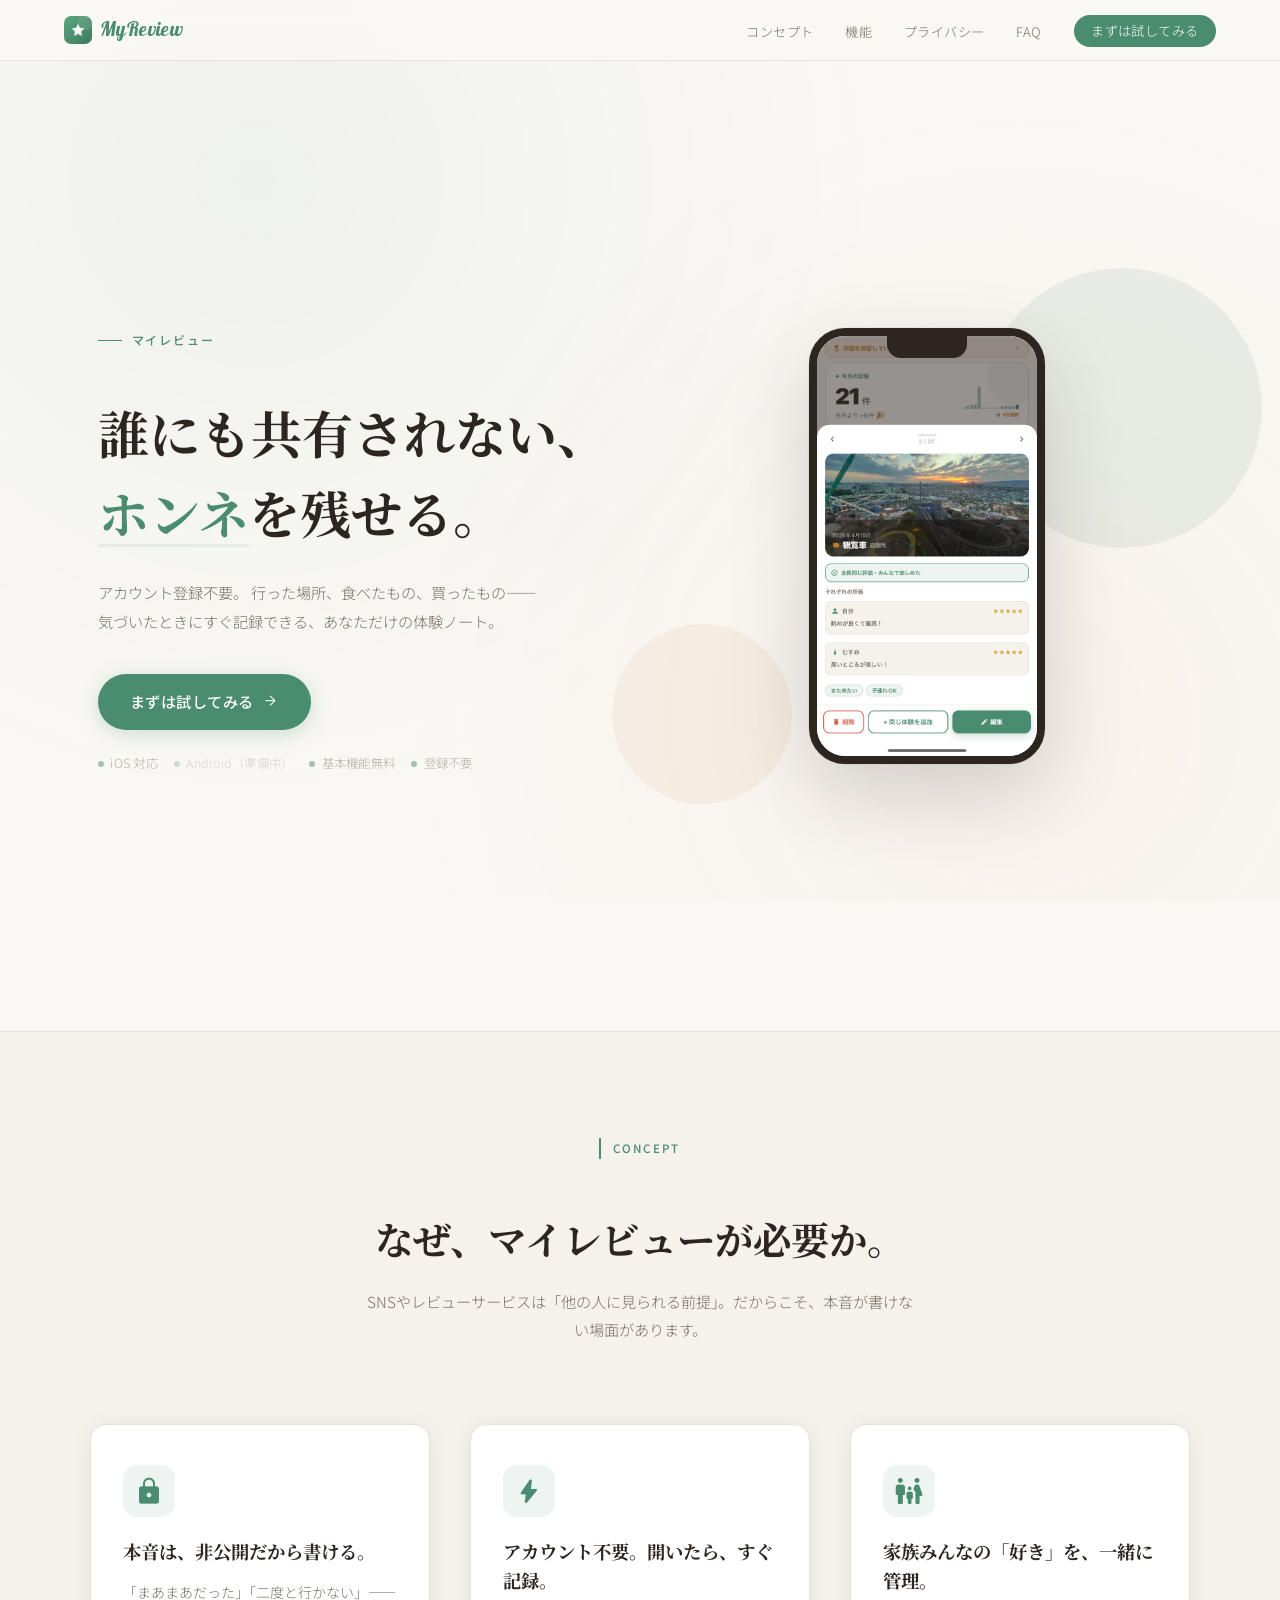
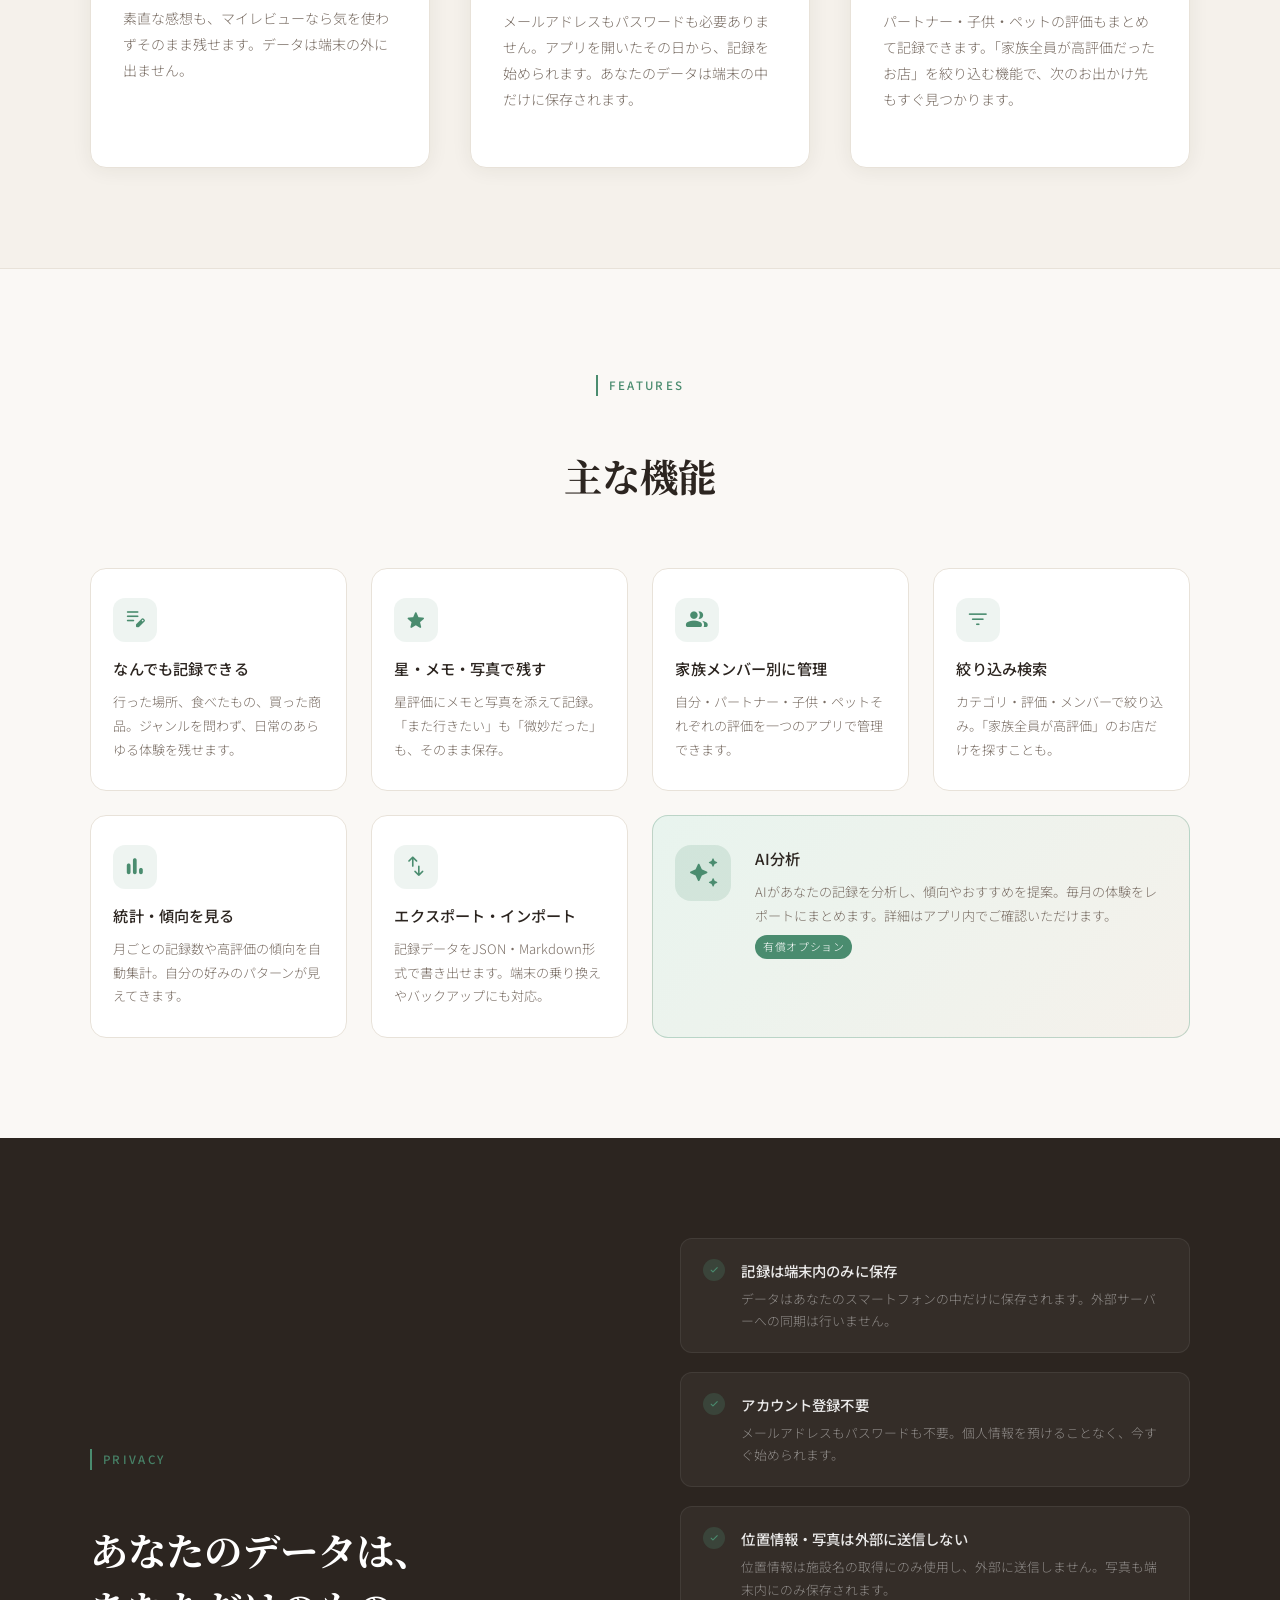
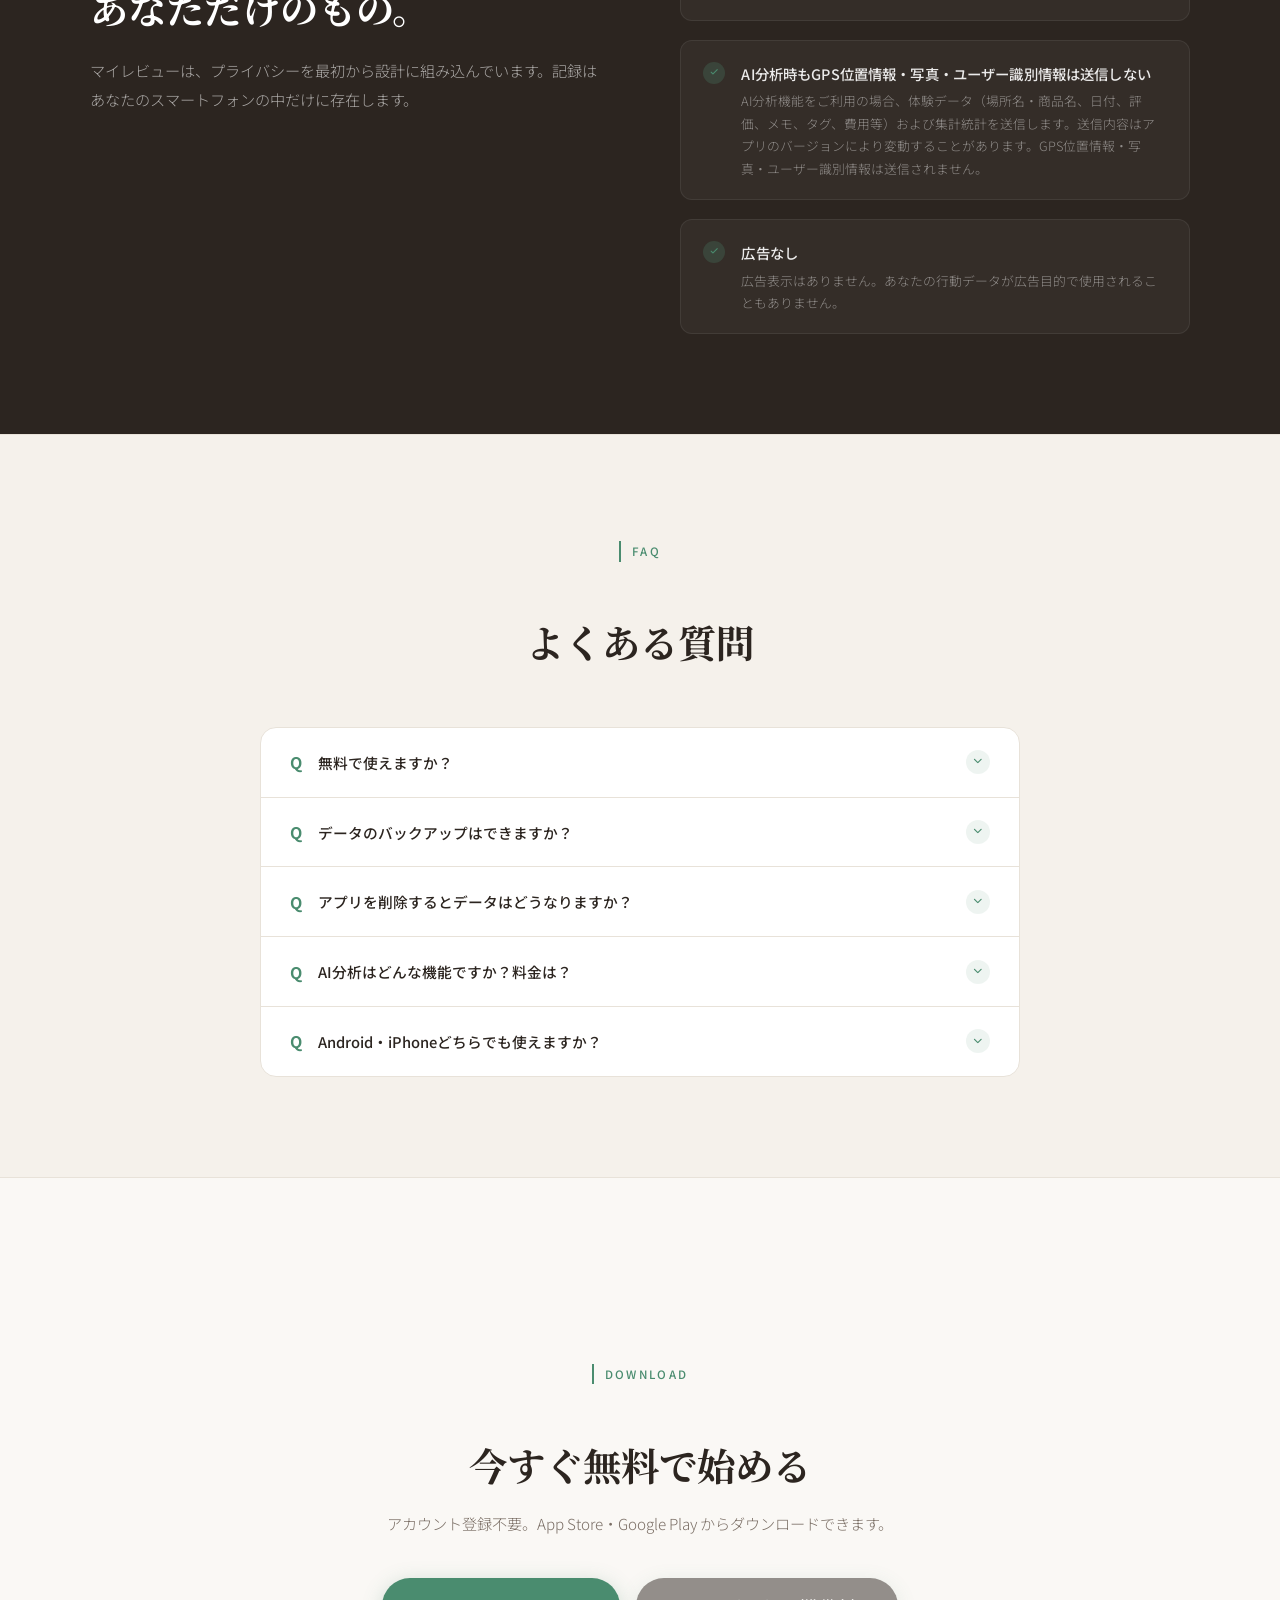
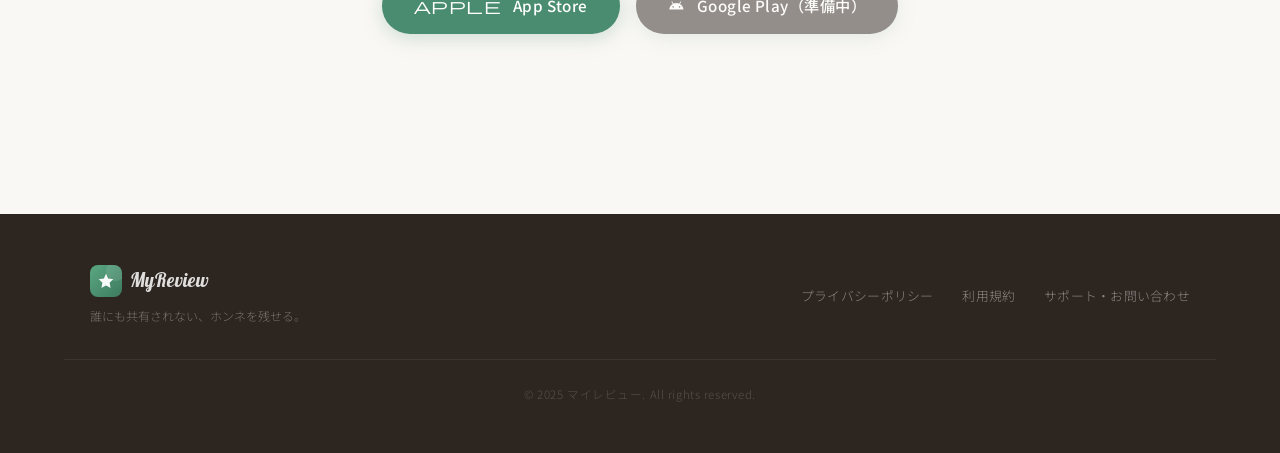
<file: docs/my-review/index.html>
<!doctype html>
<html lang="ja">

<head>
  <meta charset="UTF-8" />
  <meta name="viewport" content="width=device-width, initial-scale=1.0" />
  <title>マイレビュー — 誰にも共有されない、ホンネを残せる</title>
  <link rel="preconnect" href="https://fonts.googleapis.com" />
  <link rel="preconnect" href="https://fonts.gstatic.com" crossorigin />
  <link rel="icon" type="image/png" href="icon.png" />
  <link rel="apple-touch-icon" href="icon.png" />
  <link
    href="https://fonts.googleapis.com/css2?family=Galada&family=Noto+Serif+JP:wght@400;600;700&family=Noto+Sans+JP:wght@300;400;500&display=swap"
    rel="stylesheet" />
  <link
    href="https://fonts.googleapis.com/css2?family=Material+Symbols+Rounded:opsz,wght,FILL,GRAD@20..48,100..700,0..1,-50..200"
    rel="stylesheet" />
  <link rel="stylesheet" href="./style.css" />
</head>

<body>
  <!-- ナビ -->
  <nav>
    <a href="#" class="nav-logo">
      <img src="icon.png" alt="マイレビューアイコン" />
      <span class="brand-galada">MyReview</span>
    </a>
    <ul class="nav-links">
      <li><a href="#concept">コンセプト</a></li>
      <li><a href="#features">機能</a></li>
      <li><a href="#privacy">プライバシー</a></li>
      <li><a href="#faq">FAQ</a></li>
      <li><a href="#download" class="nav-cta">まずは試してみる</a></li>
    </ul>
  </nav>

  <!-- Hero -->
  <section id="hero">
    <div class="hero-inner">
      <div>
        <p class="hero-eyebrow">
          <span style="
                font-family: &quot;Noto Sans JP&quot;, sans-serif;
                font-weight: 500;
                letter-spacing: 0.15em;
              ">マイレビュー</span>
        </p>
        <h1 class="hero-title">
          <span style="display: inline-block; word-break: keep-all;">誰にも共有されない、</span><br /><em>ホンネ</em>を残せる。
        </h1>
        <p class="hero-sub">
          アカウント登録不要。
          <span style="display: inline-block; word-break: keep-all;">行った場所、食べたもの、買ったもの——</span>
          <span style="display: inline-block; word-break: keep-all;">気づいたときにすぐ記録できる、あなただけの体験ノート。</span>
        </p>
        <!-- TODO: App Store公開後に正式URLへ差し替え -->
        <a href="https://apps.apple.com/jp/app/id000000000" class="hero-cta">
          まずは試してみる
          <span class="ms hero-cta-arrow" style="font-size: 1.1em">arrow_forward</span>
        </a>
        <div class="hero-badges">
          <span class="hero-badge"><span class="hero-badge-dot"></span>iOS 対応</span>
          <span class="hero-badge" style="opacity: 0.5"><span class="hero-badge-dot"></span>Android（準備中）</span>
          <span class="hero-badge"><span class="hero-badge-dot"></span>基本機能無料</span>
          <span class="hero-badge"><span class="hero-badge-dot"></span>登録不要</span>
        </div>
      </div>

      <div class="hero-visual">
        <div class="phone-decoration phone-decoration-1"></div>
        <div class="phone-decoration phone-decoration-2"></div>
        <div class="phone-mockup">
          <div class="phone-notch"></div>
          <img src="sample.png" alt="App screen showing the MyReview interface"
            style="width: 100%; height: 100%; object-fit: cover; object-position: bottom; display: block;" />
        </div>
      </div>
  </section>

  <!-- コンセプト -->
  <section id="concept">
    <div class="concept-inner">
      <div class="concept-header fade-in">
        <span class="section-label">Concept</span>
        <h2 class="section-title">なぜ、マイレビューが必要か。</h2>
        <p class="section-body" style="margin: 0 auto">
          SNSやレビューサービスは「他の人に見られる前提」。だからこそ、本音が書けない場面があります。
        </p>
      </div>

      <div class="concept-blocks">
        <div class="concept-block fade-in fade-in-delay-1">
          <div class="concept-icon ms" style="margin-bottom: 1.2rem">
            lock
          </div>
          <h3 class="concept-block-title">本音は、非公開だから書ける。</h3>
          <p class="concept-block-body">
            「まあまあだった」「二度と行かない」——素直な感想も、マイレビューなら気を使わずそのまま残せます。データは端末の外に出ません。
          </p>
        </div>
        <div class="concept-block fade-in fade-in-delay-2">
          <div class="concept-icon ms" style="margin-bottom: 1.2rem">
            bolt
          </div>
          <h3 class="concept-block-title">
            アカウント不要。開いたら、すぐ記録。
          </h3>
          <p class="concept-block-body">
            メールアドレスもパスワードも必要ありません。アプリを開いたその日から、記録を始められます。あなたのデータは端末の中だけに保存されます。
          </p>
        </div>
        <div class="concept-block fade-in fade-in-delay-3">
          <div class="concept-icon ms" style="margin-bottom: 1.2rem">
            family_restroom
          </div>
          <h3 class="concept-block-title">
            家族みんなの「好き」を、一緒に管理。
          </h3>
          <p class="concept-block-body">
            パートナー・子供・ペットの評価もまとめて記録できます。「家族全員が高評価だったお店」を絞り込む機能で、次のお出かけ先もすぐ見つかります。
          </p>
        </div>
      </div>
    </div>
  </section>

  <!-- 機能紹介 -->
  <section id="features">
    <div class="features-header fade-in">
      <span class="section-label">Features</span>
      <h2 class="section-title">主な機能</h2>
    </div>

    <div class="features-grid">
      <div class="feature-card fade-in fade-in-delay-1">
        <div class="feature-icon ms">edit_note</div>
        <div class="feature-title">なんでも記録できる</div>
        <div class="feature-body">
          行った場所、食べたもの、買った商品。ジャンルを問わず、日常のあらゆる体験を残せます。
        </div>
      </div>
      <div class="feature-card fade-in fade-in-delay-2">
        <div class="feature-icon ms">star</div>
        <div class="feature-title">星・メモ・写真で残す</div>
        <div class="feature-body">
          星評価にメモと写真を添えて記録。「また行きたい」も「微妙だった」も、そのまま保存。
        </div>
      </div>
      <div class="feature-card fade-in fade-in-delay-3">
        <div class="feature-icon ms">group</div>
        <div class="feature-title">家族メンバー別に管理</div>
        <div class="feature-body">
          自分・パートナー・子供・ペットそれぞれの評価を一つのアプリで管理できます。
        </div>
      </div>
      <div class="feature-card fade-in fade-in-delay-4">
        <div class="feature-icon ms">filter_list</div>
        <div class="feature-title">絞り込み検索</div>
        <div class="feature-body">
          カテゴリ・評価・メンバーで絞り込み。「家族全員が高評価」のお店だけを探すことも。
        </div>
      </div>
      <div class="feature-card fade-in">
        <div class="feature-icon ms">bar_chart</div>
        <div class="feature-title">統計・傾向を見る</div>
        <div class="feature-body">
          月ごとの記録数や高評価の傾向を自動集計。自分の好みのパターンが見えてきます。
        </div>
      </div>
      <div class="feature-card fade-in fade-in-delay-1">
        <div class="feature-icon ms">import_export</div>
        <div class="feature-title">エクスポート・インポート</div>
        <div class="feature-body">
          記録データをJSON・Markdown形式で書き出せます。端末の乗り換えやバックアップにも対応。
        </div>
      </div>
      <div class="feature-card ai fade-in fade-in-delay-2">
        <div class="feature-ai-icon ms">auto_awesome</div>
        <div>
          <div class="feature-title">AI分析</div>
          <div class="feature-body">
            AIがあなたの記録を分析し、傾向やおすすめを提案。毎月の体験をレポートにまとめます。詳細はアプリ内でご確認いただけます。
          </div>
          <span class="feature-badge">有償オプション</span>
        </div>
      </div>
    </div>
  </section>

  <!-- プライバシー -->
  <section id="privacy">
    <div class="privacy-inner">
      <div>
        <span class="section-label privacy-label">Privacy</span>
        <h2 class="section-title privacy-title">
          あなたのデータは、<br />あなただけのもの。
        </h2>
        <p class="section-body privacy-body">
          マイレビューは、プライバシーを最初から設計に組み込んでいます。記録はあなたのスマートフォンの中だけに存在します。
        </p>
      </div>

      <div class="privacy-items">
        <div class="privacy-item fade-in">
          <div class="privacy-check ms" style="
                font-variation-settings:
                  &quot;FILL&quot; 1,
                  &quot;wght&quot; 400,
                  &quot;GRAD&quot; 0,
                  &quot;opsz&quot; 20;
                font-size: 0.9rem;
              ">
            check
          </div>
          <div>
            <div class="privacy-item-title">記録は端末内のみに保存</div>
            <div class="privacy-item-body">
              データはあなたのスマートフォンの中だけに保存されます。外部サーバーへの同期は行いません。
            </div>
          </div>
        </div>
        <div class="privacy-item fade-in fade-in-delay-1">
          <div class="privacy-check ms" style="
                font-variation-settings:
                  &quot;FILL&quot; 1,
                  &quot;wght&quot; 400,
                  &quot;GRAD&quot; 0,
                  &quot;opsz&quot; 20;
                font-size: 0.9rem;
              ">
            check
          </div>
          <div>
            <div class="privacy-item-title">アカウント登録不要</div>
            <div class="privacy-item-body">
              メールアドレスもパスワードも不要。個人情報を預けることなく、今すぐ始められます。
            </div>
          </div>
        </div>
        <div class="privacy-item fade-in fade-in-delay-2">
          <div class="privacy-check ms" style="
                font-variation-settings:
                  &quot;FILL&quot; 1,
                  &quot;wght&quot; 400,
                  &quot;GRAD&quot; 0,
                  &quot;opsz&quot; 20;
                font-size: 0.9rem;
              ">
            check
          </div>
          <div>
            <div class="privacy-item-title">
              位置情報・写真は外部に送信しない
            </div>
            <div class="privacy-item-body">
              位置情報は施設名の取得にのみ使用し、外部に送信しません。写真も端末内にのみ保存されます。
            </div>
          </div>
        </div>
        <div class="privacy-item fade-in fade-in-delay-3">
          <div class="privacy-check ms" style="
                font-variation-settings:
                  &quot;FILL&quot; 1,
                  &quot;wght&quot; 400,
                  &quot;GRAD&quot; 0,
                  &quot;opsz&quot; 20;
                font-size: 0.9rem;
              ">
            check
          </div>
          <div>
            <div class="privacy-item-title">AI分析時もGPS位置情報・写真・ユーザー識別情報は送信しない</div>
            <div class="privacy-item-body">
              AI分析機能をご利用の場合、体験データ（場所名・商品名、日付、評価、メモ、タグ、費用等）および集計統計を送信します。送信内容はアプリのバージョンにより変動することがあります。GPS位置情報・写真・ユーザー識別情報は送信されません。
            </div>
          </div>
        </div>
        <div class="privacy-item fade-in fade-in-delay-4">
          <div class="privacy-check ms" style="
                font-variation-settings:
                  &quot;FILL&quot; 1,
                  &quot;wght&quot; 400,
                  &quot;GRAD&quot; 0,
                  &quot;opsz&quot; 20;
                font-size: 0.9rem;
              ">
            check
          </div>
          <div>
            <div class="privacy-item-title">広告なし</div>
            <div class="privacy-item-body">
              広告表示はありません。あなたの行動データが広告目的で使用されることもありません。
            </div>
          </div>
        </div>
      </div>
    </div>
  </section>

  <!-- FAQ -->
  <section id="faq">
    <div class="faq-inner">
      <div class="faq-header fade-in">
        <span class="section-label">FAQ</span>
        <h2 class="section-title">よくある質問</h2>
      </div>

      <div class="faq-list">
        <div class="faq-item">
          <button class="faq-question" onclick="toggleFaq(this)">
            <span class="faq-q-label">Q</span>
            <span class="faq-q-text">無料で使えますか？</span>
            <span class="faq-chevron ms">expand_more</span>
          </button>
          <div class="faq-answer">
            基本機能（記録・検索・統計）は無料でご利用いただけます。AI分析機能は有償オプションです。
          </div>
        </div>
        <div class="faq-item">
          <button class="faq-question" onclick="toggleFaq(this)">
            <span class="faq-q-label">Q</span>
            <span class="faq-q-text">データのバックアップはできますか？</span>
            <span class="faq-chevron ms">expand_more</span>
          </button>
          <div class="faq-answer">
            記録データ（写真を除く）をJSON・Markdown形式でエクスポートできます。エクスポートしたJSONファイルをインポートすることで、端末の乗り換え時にデータを引き継ぐことができます。
          </div>
        </div>
        <div class="faq-item">
          <button class="faq-question" onclick="toggleFaq(this)">
            <span class="faq-q-label">Q</span>
            <span class="faq-q-text">アプリを削除するとデータはどうなりますか？</span>
            <span class="faq-chevron ms">expand_more</span>
          </button>
          <div class="faq-answer">
            アプリを削除すると、端末内の記録データもすべて削除されます。削除前にJSONエクスポートでバックアップを取ることをおすすめします。
          </div>
        </div>
        <div class="faq-item">
          <button class="faq-question" onclick="toggleFaq(this)">
            <span class="faq-q-label">Q</span>
            <span class="faq-q-text">AI分析はどんな機能ですか？料金は？</span>
            <span class="faq-chevron ms">expand_more</span>
          </button>
          <div class="faq-answer">
            メモや評価をもとにAIがあなたの傾向を分析し、レポートやおすすめを提案する機能です。料金はアプリ内でご確認いただけます。
          </div>
        </div>
        <div class="faq-item">
          <button class="faq-question" onclick="toggleFaq(this)">
            <span class="faq-q-label">Q</span>
            <span class="faq-q-text">Android・iPhoneどちらでも使えますか？</span>
            <span class="faq-chevron ms">expand_more</span>
          </button>
          <div class="faq-answer">現在はiOS版を提供中です。Android版は準備中です。</div>
        </div>
      </div>
    </div>
  </section>

  <!-- ダウンロード -->
  <section id="download">
    <div style="text-align: center; padding: 80px 5vw">
      <span class="section-label">Download</span>
      <h2 class="section-title" style="margin-bottom: 1rem">
        今すぐ無料で始める
      </h2>
      <p class="section-body" style="margin: 0 auto 2.5rem">
        アカウント登録不要。App Store・Google Play からダウンロードできます。
      </p>
      <div style="
            display: flex;
            justify-content: center;
            gap: 1rem;
            flex-wrap: wrap;
          ">
        <!-- TODO: App Store公開後に正式URLへ差し替え -->
        <a href="https://apps.apple.com/jp/app/id000000000" class="hero-cta">
          <span class="ms" style="font-size: 1.1em; vertical-align: middle">apple</span>&nbsp;App Store
        </a>
        <span class="hero-cta" style="background: #2c2520; opacity: 0.5; cursor: not-allowed;" title="Android版は現在準備中です">
          <span class="ms" style="font-size: 1.1em; vertical-align: middle">android</span>&nbsp;Google Play（準備中）
        </span>
      </div>
    </div>
  </section>

  <!-- フッター -->
  <footer>
    <div class="footer-inner">
      <div>
        <div class="footer-brand" style="display: flex; align-items: center; gap: 0.5rem">
          <img src="icon.png" alt="" style="width: 32px; height: 32px; border-radius: 8px" />
          <span class="brand-galada" style="font-size: 1.2rem; color: rgba(255, 255, 255, 0.85)">MyReview</span>
        </div>
        <div class="footer-tagline">誰にも共有されない、ホンネを残せる。</div>
      </div>
      <ul class="footer-links">
        <li><a href="./privacy.html">プライバシーポリシー</a></li>
        <li><a href="./terms.html">利用規約</a></li>
        <li>
          <a href="https://forms.gle/txtkW8rJR2xeaCEu9" target="_blank" rel="noopener noreferrer">サポート・お問い合わせ</a>
        </li>
      </ul>
    </div>
    <div class="footer-copy">© 2025 マイレビュー. All rights reserved.</div>
  </footer>

  <script>
    // FAQ アコーディオン
    function toggleFaq(btn) {
      const item = btn.closest(".faq-item");
      const isOpen = item.classList.contains("open");
      document
        .querySelectorAll(".faq-item.open")
        .forEach((el) => el.classList.remove("open"));
      if (!isOpen) item.classList.add("open");
    }

    // スクロールアニメーション
    const observer = new IntersectionObserver(
      (entries) => {
        entries.forEach((entry) => {
          if (entry.isIntersecting) {
            entry.target.classList.add("visible");
          }
        });
      },
      { threshold: 0.1 },
    );

    document
      .querySelectorAll(".fade-in")
      .forEach((el) => observer.observe(el));

    // Hero は即表示
    document
      .querySelectorAll(
        "#hero .fade-in, #hero .hero-title, #hero .hero-sub, #hero .hero-cta",
      )
      .forEach((el) => {
        el.classList.add("visible");
      });
  </script>
</body>

</html>
</file>
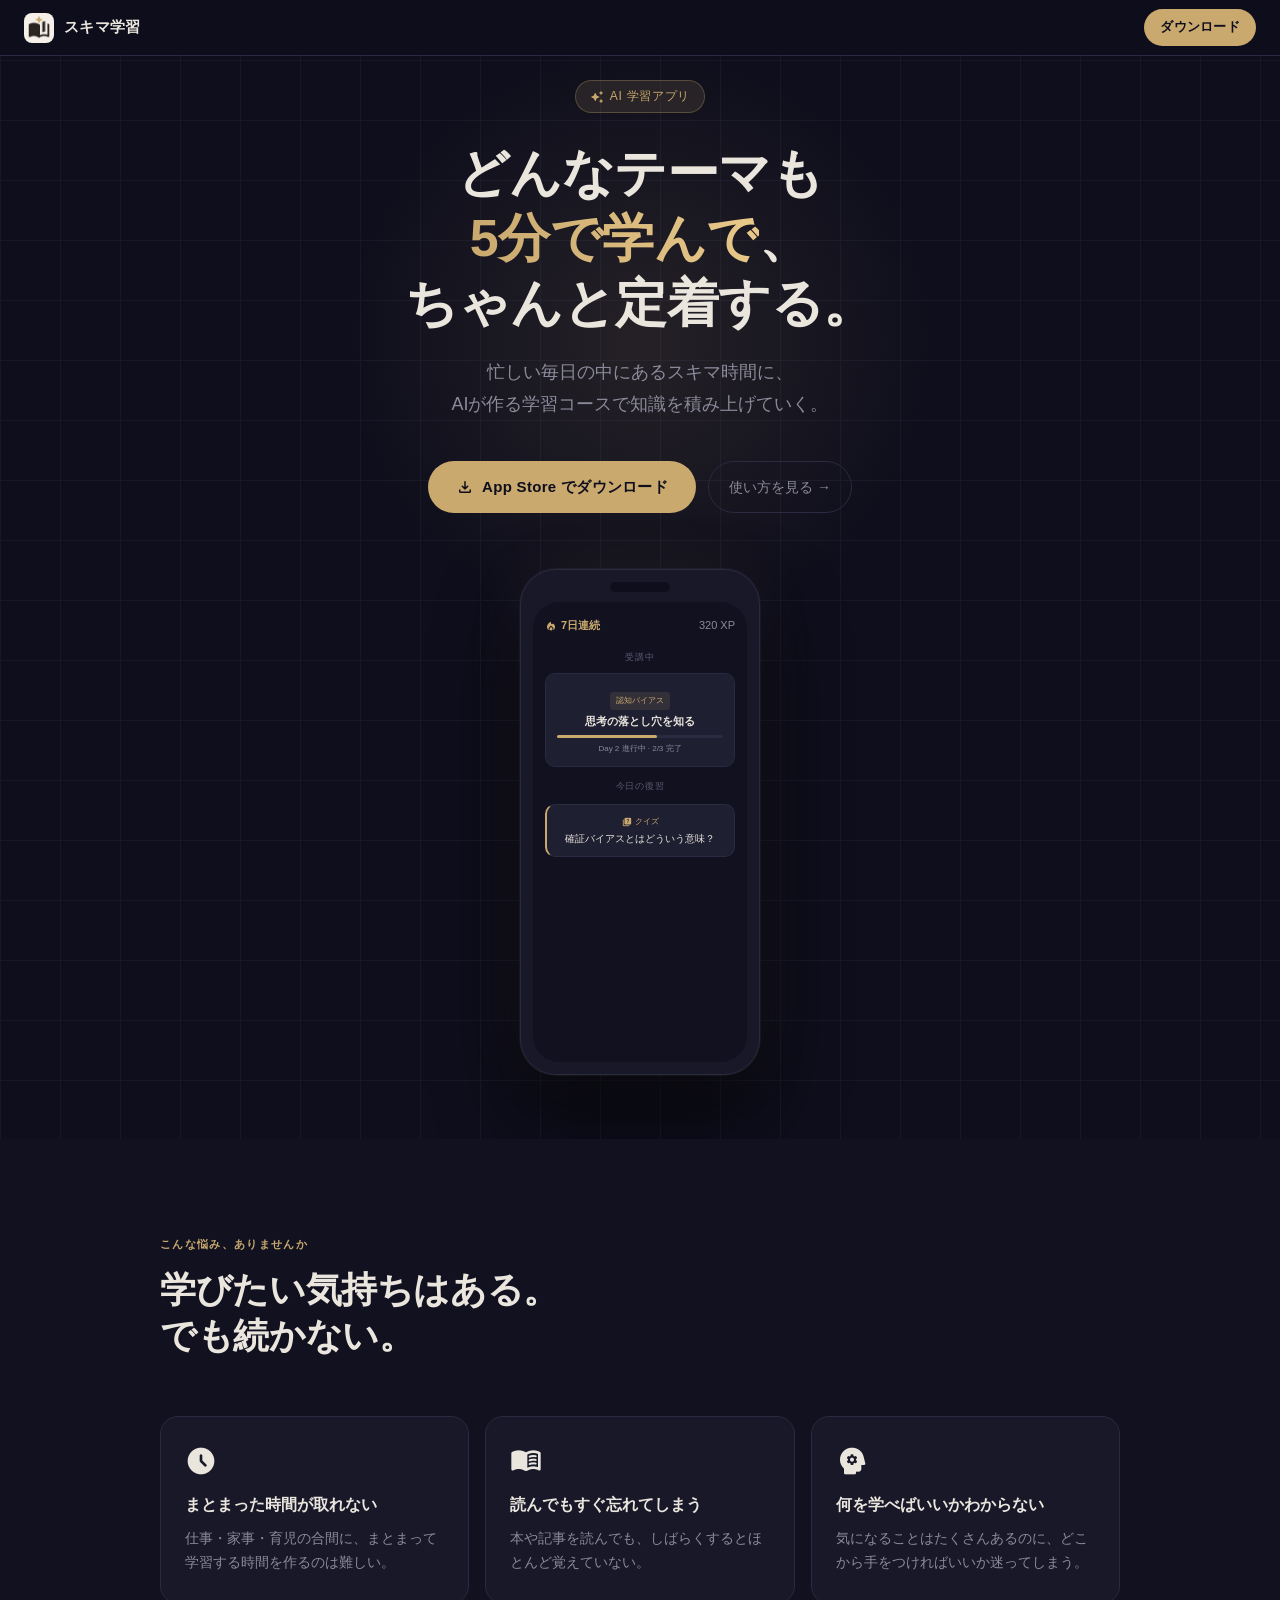
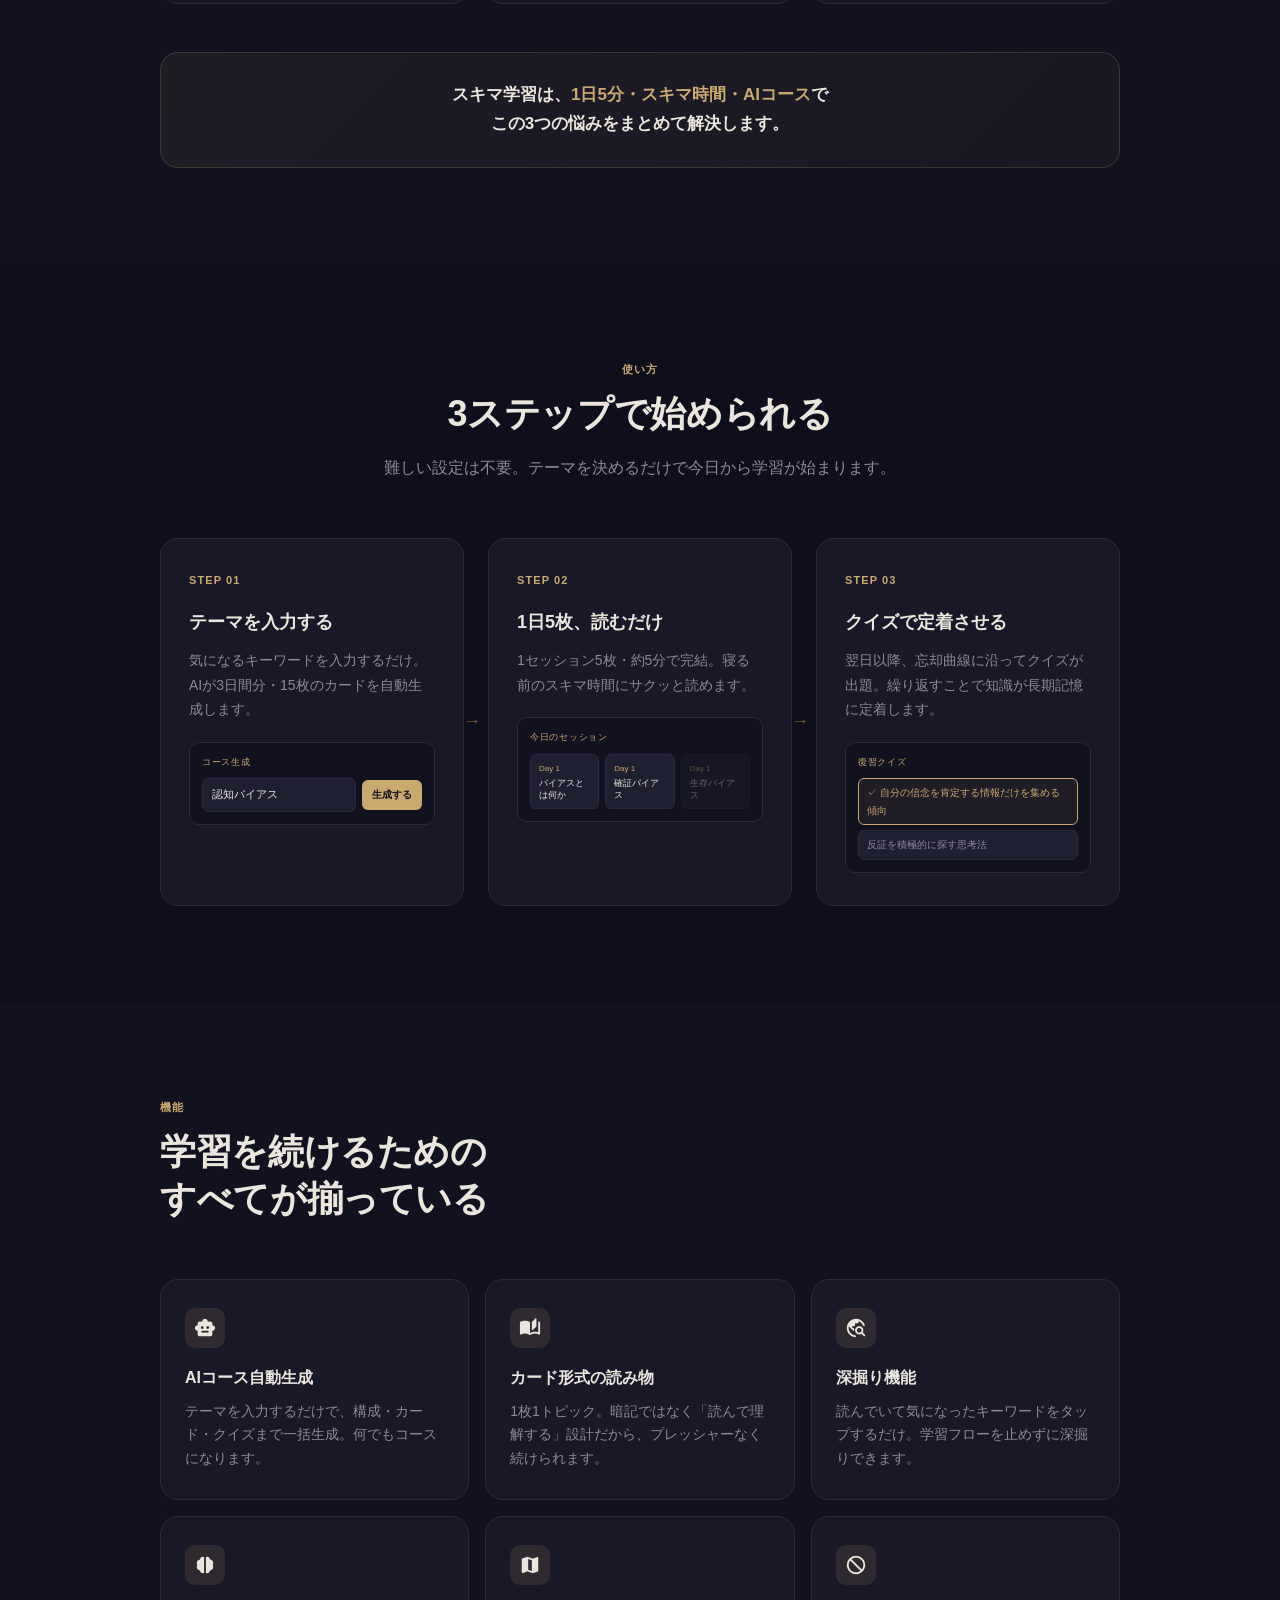
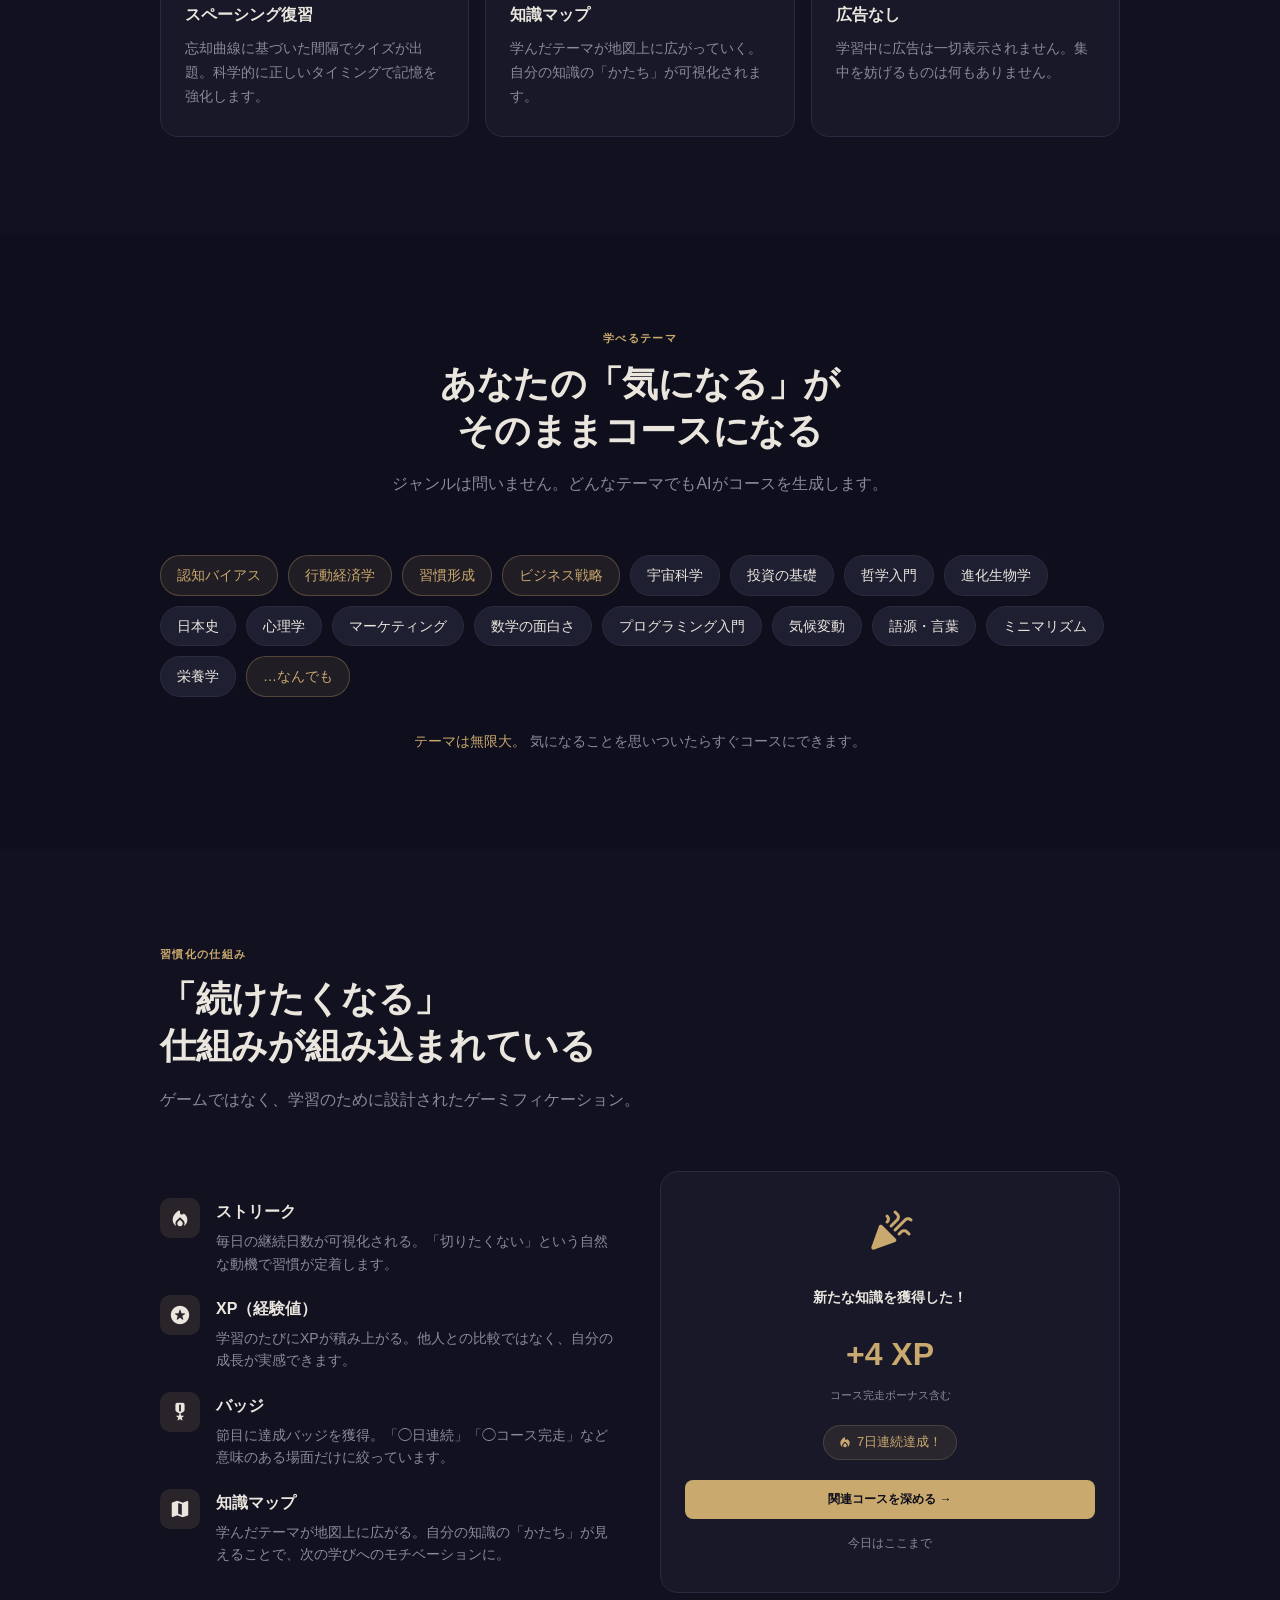
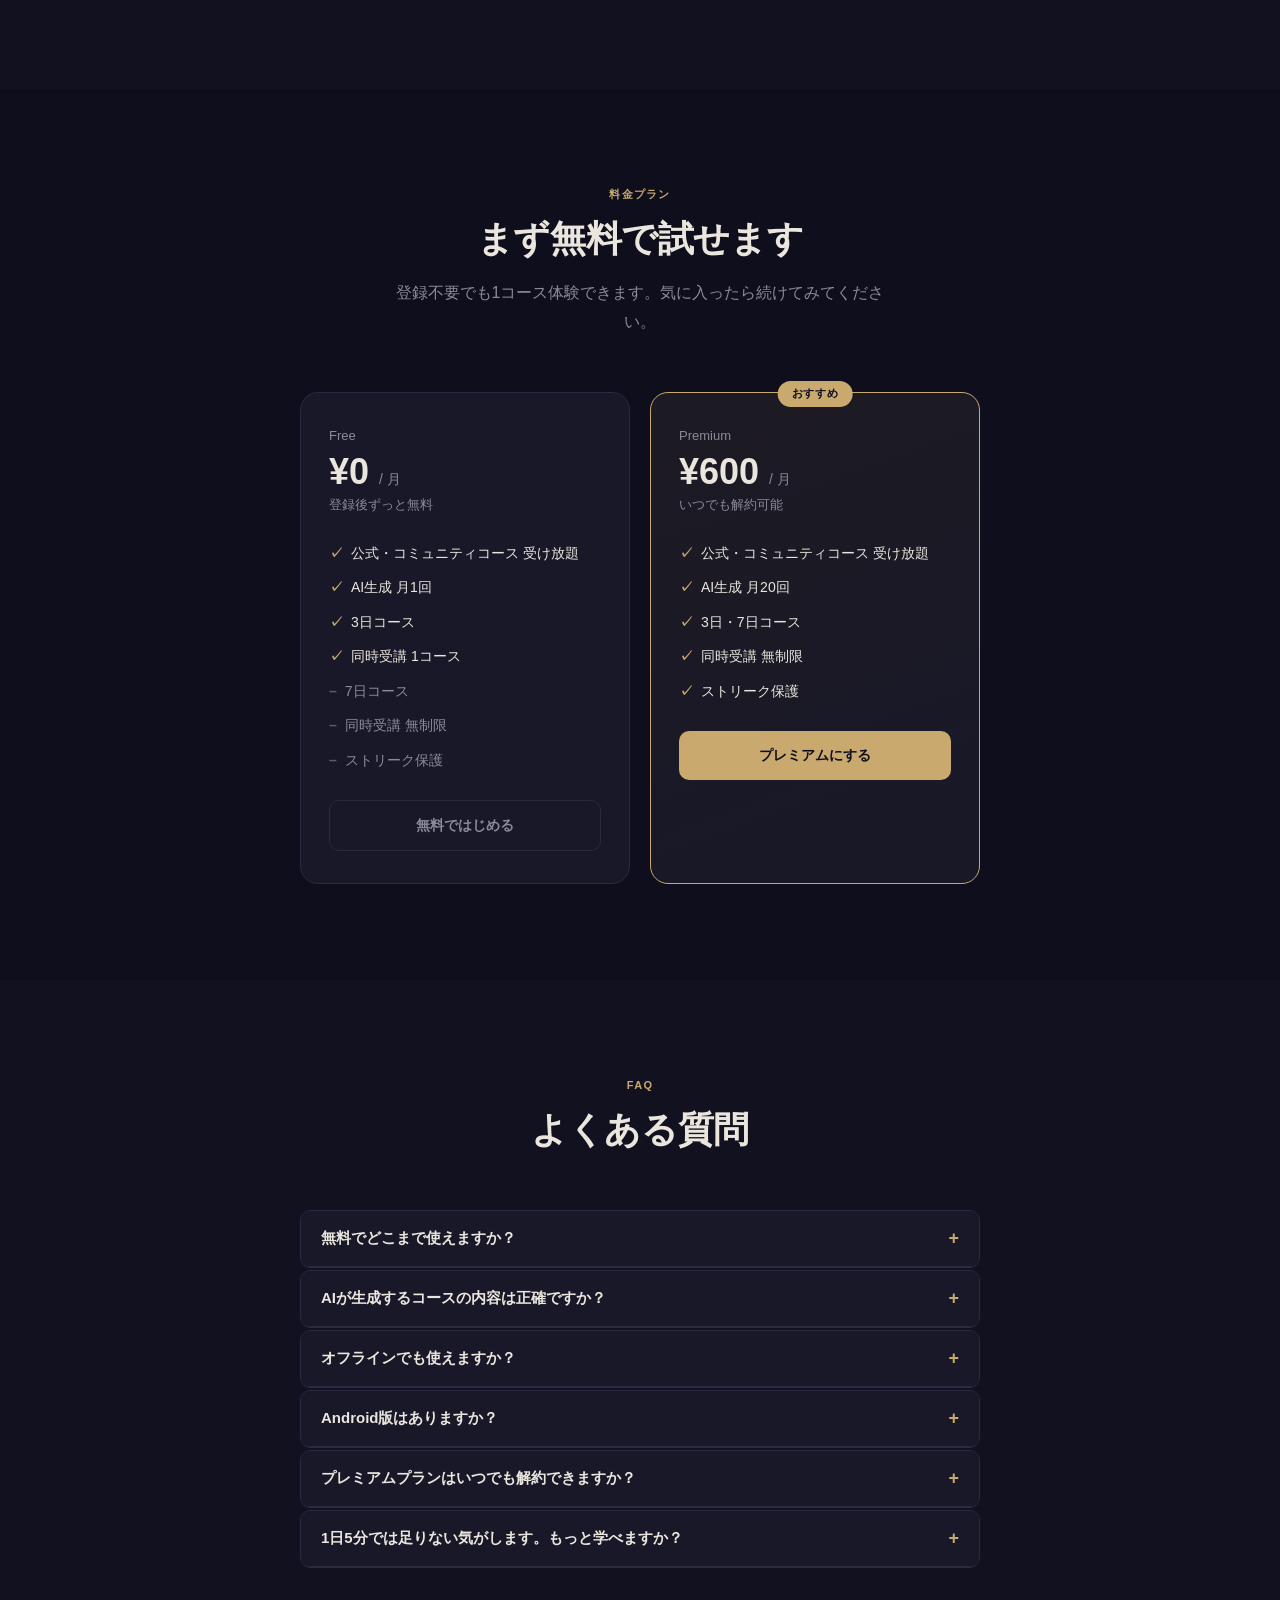
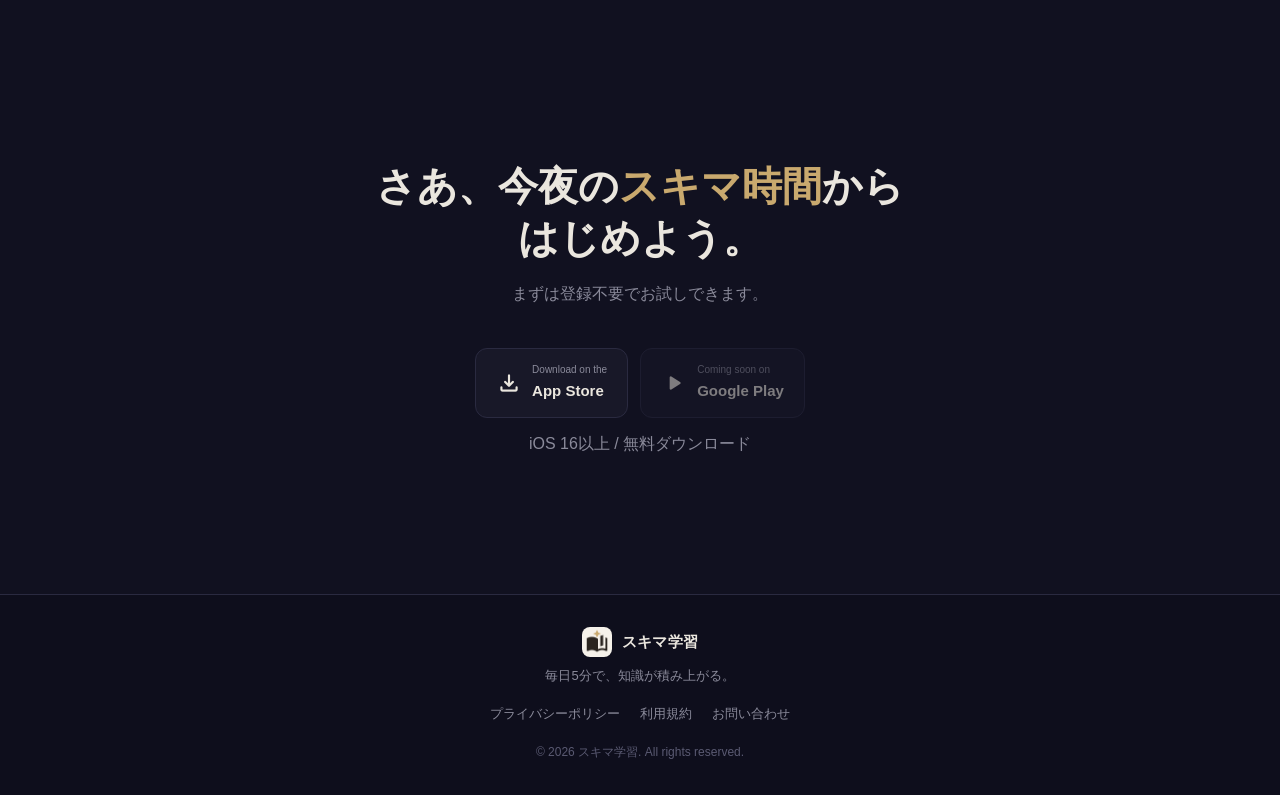
<file: docs/sukima-study/index.html>
<!doctype html>
<html lang="ja">
  <head>
    <meta charset="UTF-8" />
    <meta name="viewport" content="width=device-width, initial-scale=1.0" />
    <title>スキマ学習 — 毎日5分で、知識が積み上がる。</title>
    <meta
      name="description"
      content="どんなテーマも5分で学んで、ちゃんと定着する。AIが自動生成する学習コースで、忙しい社会人の知識習慣をサポート。"
    />
    <link
      rel="stylesheet"
      href="https://fonts.googleapis.com/css2?family=Material+Symbols+Rounded:opsz,wght,FILL,GRAD@20..48,100..700,0..1,-50..200"
    />
    <style>
      .ms {
        font-family: "Material Symbols Rounded";
        font-weight: normal;
        font-style: normal;
        line-height: 1;
        letter-spacing: normal;
        text-transform: none;
        display: inline-flex;
        align-items: center;
        justify-content: center;
        white-space: nowrap;
        word-wrap: normal;
        direction: ltr;
        -webkit-font-smoothing: antialiased;
        font-variation-settings:
          "FILL" 1,
          "wght" 400,
          "GRAD" 0,
          "opsz" 24;
      }
    </style>
    <style>
      /* ── tokens ── */
      :root {
        --bg: #0e0e1c;
        --bg2: #111120;
        --surface: #181828;
        --surface2: #1f1f32;
        --border: #2a2a40;
        --gold: #c9a96e;
        --gold2: #e8c98a;
        --gold-dim: #7a5c30;
        --text: #eae6de;
        --muted: #8a8a9a;
        --muted2: #5a5a72;
        --radius: 10px;
        --radius-lg: 18px;
      }

      *,
      *::before,
      *::after {
        box-sizing: border-box;
        margin: 0;
        padding: 0;
      }

      html {
        scroll-behavior: smooth;
      }

      body {
        background: var(--bg);
        color: var(--text);
        font-family:
          "Hiragino Sans", "Hiragino Kaku Gothic ProN", "Noto Sans JP",
          sans-serif;
        font-size: 16px;
        line-height: 1.75;
        overflow-x: hidden;
      }

      /* ━━━━━━━━━━━━━━━━━━━━━━━━━━━━━━━━
       NAV
    ━━━━━━━━━━━━━━━━━━━━━━━━━━━━━━━━ */
      nav {
        position: fixed;
        top: 0;
        left: 0;
        right: 0;
        z-index: 200;
        background: rgba(14, 14, 28, 0.88);
        backdrop-filter: blur(14px);
        -webkit-backdrop-filter: blur(14px);
        border-bottom: 1px solid var(--border);
        padding: 0 24px;
        height: 56px;
        display: flex;
        align-items: center;
        justify-content: space-between;
      }
      .nav-logo {
        display: flex;
        align-items: center;
        gap: 10px;
        text-decoration: none;
      }
      .nav-mark {
        width: 30px;
        height: 30px;
        border-radius: 8px;
        object-fit: cover;
        display: block;
      }
      .nav-name {
        font-size: 15px;
        font-weight: 700;
        color: var(--text);
        letter-spacing: 0.02em;
      }
      .nav-cta {
        background: var(--gold);
        color: var(--bg);
        font-size: 13px;
        font-weight: 700;
        padding: 7px 16px;
        border-radius: 20px;
        text-decoration: none;
        letter-spacing: 0.02em;
        white-space: nowrap;
        transition: opacity 0.2s;
      }
      .nav-cta:hover {
        opacity: 0.85;
      }

      /* ━━━━━━━━━━━━━━━━━━━━━━━━━━━━━━━━
       HERO
    ━━━━━━━━━━━━━━━━━━━━━━━━━━━━━━━━ */
      .hero {
        min-height: 100svh;
        display: flex;
        flex-direction: column;
        align-items: center;
        justify-content: center;
        padding: 80px 24px 64px;
        text-align: center;
        position: relative;
        overflow: hidden;
      }

      /* subtle grid lines */
      .hero::before {
        content: "";
        position: absolute;
        inset: 0;
        background-image:
          linear-gradient(var(--border) 1px, transparent 1px),
          linear-gradient(90deg, var(--border) 1px, transparent 1px);
        background-size: 60px 60px;
        opacity: 0.35;
        pointer-events: none;
      }
      /* radial glow */
      .hero::after {
        content: "";
        position: absolute;
        top: 30%;
        left: 50%;
        transform: translate(-50%, -50%);
        width: 600px;
        height: 600px;
        background: radial-gradient(
          ellipse,
          rgba(201, 169, 110, 0.12) 0%,
          transparent 70%
        );
        pointer-events: none;
      }

      .hero-inner {
        position: relative;
        z-index: 1;
        max-width: 680px;
      }

      .hero-badge {
        display: inline-flex;
        align-items: center;
        gap: 6px;
        background: rgba(201, 169, 110, 0.12);
        border: 1px solid rgba(201, 169, 110, 0.3);
        border-radius: 20px;
        padding: 5px 14px;
        font-size: 12px;
        color: var(--gold);
        letter-spacing: 0.06em;
        margin-bottom: 28px;
      }
      .hero-badge span {
        font-size: 14px;
      }

      .hero h1 {
        font-size: clamp(28px, 6vw, 52px);
        font-weight: 800;
        line-height: 1.25;
        letter-spacing: -0.01em;
        margin-bottom: 20px;
        color: var(--text);
      }
      .hero h1 em {
        font-style: normal;
        background: linear-gradient(90deg, var(--gold), var(--gold2));
        -webkit-background-clip: text;
        -webkit-text-fill-color: transparent;
        background-clip: text;
      }

      .hero-sub {
        font-size: clamp(15px, 2.2vw, 18px);
        color: var(--muted);
        max-width: 480px;
        margin: 0 auto 40px;
        line-height: 1.8;
      }

      .hero-actions {
        display: flex;
        flex-wrap: wrap;
        gap: 12px;
        justify-content: center;
        margin-bottom: 56px;
      }
      .btn-primary {
        display: inline-flex;
        align-items: center;
        gap: 8px;
        background: var(--gold);
        color: var(--bg);
        font-size: 15px;
        font-weight: 700;
        padding: 13px 28px;
        border-radius: 30px;
        text-decoration: none;
        letter-spacing: 0.02em;
        transition:
          transform 0.2s,
          opacity 0.2s;
      }
      .btn-primary:hover {
        transform: translateY(-2px);
        opacity: 0.9;
      }
      .btn-ghost {
        display: inline-flex;
        align-items: center;
        gap: 6px;
        background: transparent;
        color: var(--muted);
        font-size: 14px;
        padding: 13px 20px;
        border-radius: 30px;
        border: 1px solid var(--border);
        text-decoration: none;
        transition:
          border-color 0.2s,
          color 0.2s;
      }
      .btn-ghost:hover {
        border-color: var(--gold-dim);
        color: var(--text);
      }

      /* ── phone mockup ── */
      .hero-device {
        position: relative;
        display: inline-block;
      }
      .phone-frame {
        width: 240px;
        background: var(--surface);
        border: 1.5px solid var(--border);
        border-radius: 36px;
        padding: 12px;
        position: relative;
        box-shadow:
          0 0 0 1px rgba(255, 255, 255, 0.04),
          0 40px 80px rgba(0, 0, 0, 0.6),
          0 0 60px rgba(201, 169, 110, 0.08);
      }
      .phone-notch {
        width: 60px;
        height: 10px;
        background: var(--bg);
        border-radius: 8px;
        margin: 0 auto 10px;
      }
      .phone-screen {
        background: var(--bg2);
        border-radius: 26px;
        overflow: hidden;
        padding: 14px 12px 16px;
        min-height: 460px;
      }

      /* mock UI inside phone */
      .mock-header {
        display: flex;
        justify-content: space-between;
        align-items: center;
        margin-bottom: 14px;
      }
      .mock-streak {
        display: flex;
        align-items: center;
        gap: 4px;
        font-size: 11px;
        color: var(--gold);
        font-weight: 700;
      }
      .mock-xp {
        font-size: 11px;
        color: var(--muted);
      }
      .mock-section-label {
        font-size: 9px;
        color: var(--muted2);
        letter-spacing: 0.08em;
        text-transform: uppercase;
        margin-bottom: 8px;
      }
      .mock-course-card {
        background: var(--surface2);
        border: 1px solid var(--border);
        border-radius: 10px;
        padding: 10px 11px;
        margin-bottom: 8px;
      }
      .mock-course-tag {
        font-size: 8px;
        color: var(--gold);
        background: rgba(201, 169, 110, 0.12);
        border-radius: 4px;
        padding: 2px 6px;
        display: inline-block;
        margin-bottom: 4px;
      }
      .mock-course-title {
        font-size: 11px;
        font-weight: 700;
        color: var(--text);
        margin-bottom: 6px;
        line-height: 1.3;
      }
      .mock-progress-wrap {
        height: 3px;
        background: var(--border);
        border-radius: 2px;
        margin-bottom: 4px;
      }
      .mock-progress-bar {
        height: 100%;
        background: var(--gold);
        border-radius: 2px;
      }
      .mock-progress-text {
        font-size: 8px;
        color: var(--muted);
      }

      .mock-quiz-card {
        background: var(--surface2);
        border: 1px solid var(--border);
        border-left: 2.5px solid var(--gold);
        border-radius: 10px;
        padding: 10px 11px;
        margin-top: 10px;
      }
      .mock-quiz-label {
        font-size: 8px;
        color: var(--gold);
        margin-bottom: 3px;
      }
      .mock-quiz-q {
        font-size: 10px;
        color: var(--text);
        line-height: 1.4;
      }

      /* ━━━━━━━━━━━━━━━━━━━━━━━━━━━━━━━━
       SHARED SECTION STYLES
    ━━━━━━━━━━━━━━━━━━━━━━━━━━━━━━━━ */
      section {
        padding: 96px 24px;
      }
      .section-inner {
        max-width: 960px;
        margin: 0 auto;
      }

      .section-eyebrow {
        font-size: 11px;
        font-weight: 700;
        color: var(--gold);
        letter-spacing: 0.12em;
        text-transform: uppercase;
        margin-bottom: 12px;
      }
      .section-title {
        font-size: clamp(22px, 4vw, 36px);
        font-weight: 800;
        line-height: 1.3;
        letter-spacing: -0.01em;
        margin-bottom: 16px;
      }
      .section-sub {
        font-size: 16px;
        color: var(--muted);
        max-width: 520px;
        line-height: 1.8;
      }
      .section-header {
        margin-bottom: 56px;
      }
      .section-header.centered {
        text-align: center;
      }
      .section-header.centered .section-sub {
        margin: 0 auto;
      }

      /* alt bg */
      .bg-alt {
        background: var(--bg2);
      }

      /* ━━━━━━━━━━━━━━━━━━━━━━━━━━━━━━━━
       PROBLEM
    ━━━━━━━━━━━━━━━━━━━━━━━━━━━━━━━━ */
      .problem-grid {
        display: grid;
        grid-template-columns: repeat(auto-fit, minmax(240px, 1fr));
        gap: 16px;
        margin-bottom: 48px;
      }
      .problem-card {
        background: var(--surface);
        border: 1px solid var(--border);
        border-radius: var(--radius-lg);
        padding: 28px 24px;
      }
      .problem-icon {
        font-size: 28px;
        margin-bottom: 14px;
        display: block;
      }
      .problem-card h3 {
        font-size: 16px;
        font-weight: 700;
        color: var(--text);
        margin-bottom: 8px;
      }
      .problem-card p {
        font-size: 14px;
        color: var(--muted);
        line-height: 1.7;
      }

      .problem-bridge {
        background: linear-gradient(
          135deg,
          rgba(201, 169, 110, 0.08),
          rgba(201, 169, 110, 0.04)
        );
        border: 1px solid rgba(201, 169, 110, 0.2);
        border-radius: var(--radius-lg);
        padding: 28px 32px;
        text-align: center;
      }
      .problem-bridge p {
        font-size: 17px;
        font-weight: 600;
        color: var(--text);
        line-height: 1.7;
      }
      .problem-bridge em {
        font-style: normal;
        color: var(--gold);
      }

      /* ━━━━━━━━━━━━━━━━━━━━━━━━━━━━━━━━
       HOW IT WORKS
    ━━━━━━━━━━━━━━━━━━━━━━━━━━━━━━━━ */
      .steps {
        display: grid;
        grid-template-columns: repeat(auto-fit, minmax(260px, 1fr));
        gap: 24px;
      }
      .step {
        position: relative;
        background: var(--surface);
        border: 1px solid var(--border);
        border-radius: var(--radius-lg);
        padding: 32px 28px;
      }
      .step-num {
        font-size: 11px;
        font-weight: 800;
        color: var(--gold);
        letter-spacing: 0.1em;
        margin-bottom: 16px;
      }
      .step h3 {
        font-size: 18px;
        font-weight: 700;
        color: var(--text);
        margin-bottom: 10px;
      }
      .step p {
        font-size: 14px;
        color: var(--muted);
        line-height: 1.75;
      }

      /* step connector arrow (desktop) */
      @media (min-width: 800px) {
        .steps {
          position: relative;
        }
        .step:not(:last-child)::after {
          content: "→";
          position: absolute;
          top: 50%;
          right: -18px;
          transform: translateY(-50%);
          font-size: 18px;
          color: var(--gold-dim);
          z-index: 1;
        }
      }

      /* ── step mockup ── */
      .step-mock {
        margin-top: 20px;
        background: var(--bg2);
        border: 1px solid var(--border);
        border-radius: 10px;
        padding: 12px;
        font-size: 12px;
      }
      .step-mock-label {
        font-size: 9px;
        color: var(--gold);
        letter-spacing: 0.08em;
        text-transform: uppercase;
        margin-bottom: 8px;
      }
      .mock-input-row {
        display: flex;
        gap: 6px;
        align-items: center;
      }
      .mock-input {
        flex: 1;
        background: var(--surface2);
        border: 1px solid var(--border);
        border-radius: 6px;
        padding: 6px 9px;
        font-size: 11px;
        color: var(--text);
      }
      .mock-gen-btn {
        background: var(--gold);
        color: var(--bg);
        font-size: 10px;
        font-weight: 700;
        padding: 6px 10px;
        border-radius: 6px;
        white-space: nowrap;
      }
      .mock-cards-row {
        display: flex;
        gap: 6px;
        overflow: hidden;
      }
      .mock-mini-card {
        flex: 1;
        background: var(--surface2);
        border: 1px solid var(--border);
        border-radius: 6px;
        padding: 7px 8px;
        min-width: 0;
      }
      .mock-mini-day {
        font-size: 8px;
        color: var(--gold);
        margin-bottom: 2px;
      }
      .mock-mini-title {
        font-size: 9px;
        color: var(--text);
        line-height: 1.3;
      }
      .mock-quiz-row {
        display: flex;
        flex-direction: column;
        gap: 5px;
      }
      .mock-choice {
        background: var(--surface2);
        border: 1px solid var(--border);
        border-radius: 6px;
        padding: 5px 8px;
        font-size: 10px;
        color: var(--muted);
      }
      .mock-choice.correct {
        border-color: var(--gold);
        color: var(--gold);
        background: rgba(201, 169, 110, 0.08);
      }

      /* ━━━━━━━━━━━━━━━━━━━━━━━━━━━━━━━━
       FEATURES
    ━━━━━━━━━━━━━━━━━━━━━━━━━━━━━━━━ */
      .features-grid {
        display: grid;
        grid-template-columns: repeat(auto-fit, minmax(280px, 1fr));
        gap: 16px;
      }
      .feature-card {
        background: var(--surface);
        border: 1px solid var(--border);
        border-radius: var(--radius-lg);
        padding: 28px 24px;
        transition: border-color 0.25s;
      }
      .feature-card:hover {
        border-color: var(--gold-dim);
      }
      .feature-icon {
        width: 40px;
        height: 40px;
        background: rgba(201, 169, 110, 0.12);
        border-radius: 10px;
        display: flex;
        align-items: center;
        justify-content: center;
        font-size: 20px;
        margin-bottom: 16px;
      }
      .feature-card h3 {
        font-size: 16px;
        font-weight: 700;
        color: var(--text);
        margin-bottom: 8px;
      }
      .feature-card p {
        font-size: 14px;
        color: var(--muted);
        line-height: 1.7;
      }

      /* ━━━━━━━━━━━━━━━━━━━━━━━━━━━━━━━━
       CONTENT TOPICS
    ━━━━━━━━━━━━━━━━━━━━━━━━━━━━━━━━ */
      .topics-wrap {
        display: flex;
        flex-wrap: wrap;
        gap: 10px;
        margin-bottom: 32px;
      }
      .topic-tag {
        background: var(--surface2);
        border: 1px solid var(--border);
        border-radius: 20px;
        padding: 7px 16px;
        font-size: 14px;
        color: var(--text);
        transition:
          border-color 0.2s,
          color 0.2s;
      }
      .topic-tag:hover {
        border-color: var(--gold-dim);
        color: var(--gold);
      }
      .topic-tag.featured {
        background: rgba(201, 169, 110, 0.1);
        border-color: rgba(201, 169, 110, 0.3);
        color: var(--gold);
      }
      .topics-note {
        font-size: 14px;
        color: var(--muted);
        text-align: center;
      }
      .topics-note em {
        font-style: normal;
        color: var(--gold);
      }

      /* ━━━━━━━━━━━━━━━━━━━━━━━━━━━━━━━━
       GAMIFICATION
    ━━━━━━━━━━━━━━━━━━━━━━━━━━━━━━━━ */
      .gamif-layout {
        display: grid;
        grid-template-columns: 1fr 1fr;
        gap: 40px;
        align-items: center;
      }
      @media (max-width: 720px) {
        .gamif-layout {
          grid-template-columns: 1fr;
        }
      }

      .gamif-items {
        display: flex;
        flex-direction: column;
        gap: 20px;
      }
      .gamif-item {
        display: flex;
        gap: 16px;
        align-items: flex-start;
      }
      .gamif-dot {
        width: 40px;
        height: 40px;
        flex-shrink: 0;
        background: rgba(201, 169, 110, 0.12);
        border-radius: 10px;
        display: flex;
        align-items: center;
        justify-content: center;
        font-size: 20px;
      }
      .gamif-item h3 {
        font-size: 16px;
        font-weight: 700;
        margin-bottom: 4px;
      }
      .gamif-item p {
        font-size: 14px;
        color: var(--muted);
        line-height: 1.6;
      }

      /* completion screen mock */
      .complete-mock {
        background: var(--surface);
        border: 1px solid var(--border);
        border-radius: var(--radius-lg);
        padding: 32px 24px;
        text-align: center;
      }
      .complete-mock-badge {
        font-size: 42px;
        margin-bottom: 8px;
      }
      .complete-mock-title {
        font-size: 14px;
        font-weight: 700;
        color: var(--text);
        margin-bottom: 16px;
      }
      .complete-mock-xp {
        font-size: 32px;
        font-weight: 800;
        color: var(--gold);
        margin-bottom: 4px;
      }
      .complete-mock-xp-label {
        font-size: 11px;
        color: var(--muted);
        margin-bottom: 20px;
      }
      .complete-mock-streak {
        display: inline-flex;
        align-items: center;
        gap: 5px;
        background: rgba(201, 169, 110, 0.1);
        border: 1px solid rgba(201, 169, 110, 0.2);
        border-radius: 20px;
        padding: 5px 14px;
        font-size: 13px;
        color: var(--gold);
        margin-bottom: 20px;
      }
      .complete-mock-actions {
        display: flex;
        flex-direction: column;
        gap: 8px;
      }
      .complete-mock-btn {
        background: var(--gold);
        color: var(--bg);
        font-size: 12px;
        font-weight: 700;
        padding: 9px;
        border-radius: 8px;
      }
      .complete-mock-btn-ghost {
        font-size: 12px;
        color: var(--muted);
        padding: 6px;
      }

      /* ━━━━━━━━━━━━━━━━━━━━━━━━━━━━━━━━
       PRICING
    ━━━━━━━━━━━━━━━━━━━━━━━━━━━━━━━━ */
      .pricing-grid {
        display: grid;
        grid-template-columns: repeat(auto-fit, minmax(280px, 1fr));
        gap: 20px;
        max-width: 680px;
        margin: 0 auto;
      }
      .price-card {
        background: var(--surface);
        border: 1px solid var(--border);
        border-radius: var(--radius-lg);
        padding: 32px 28px;
      }
      .price-card.featured {
        border-color: var(--gold);
        background: linear-gradient(
          160deg,
          rgba(201, 169, 110, 0.08),
          var(--surface)
        );
        position: relative;
      }
      .price-badge {
        position: absolute;
        top: -12px;
        left: 50%;
        transform: translateX(-50%);
        background: var(--gold);
        color: var(--bg);
        font-size: 11px;
        font-weight: 700;
        letter-spacing: 0.06em;
        padding: 3px 14px;
        border-radius: 20px;
        white-space: nowrap;
      }
      .price-plan {
        font-size: 13px;
        color: var(--muted);
        margin-bottom: 6px;
      }
      .price-amount {
        font-size: 36px;
        font-weight: 800;
        color: var(--text);
        margin-bottom: 4px;
        line-height: 1;
      }
      .price-amount span {
        font-size: 14px;
        font-weight: 400;
        color: var(--muted);
      }
      .price-desc {
        font-size: 13px;
        color: var(--muted);
        margin-bottom: 24px;
      }
      .price-features {
        list-style: none;
        display: flex;
        flex-direction: column;
        gap: 10px;
        margin-bottom: 28px;
      }
      .price-features li {
        display: flex;
        align-items: flex-start;
        gap: 8px;
        font-size: 14px;
        color: var(--text);
      }
      .price-features li::before {
        content: "✓";
        color: var(--gold);
        font-weight: 700;
        flex-shrink: 0;
      }
      .price-features li.muted {
        color: var(--muted);
      }
      .price-features li.muted::before {
        content: "–";
        color: var(--muted2);
      }
      .price-cta {
        display: block;
        text-align: center;
        background: var(--gold);
        color: var(--bg);
        font-size: 14px;
        font-weight: 700;
        padding: 12px;
        border-radius: 10px;
        text-decoration: none;
        transition: opacity 0.2s;
      }
      .price-cta:hover {
        opacity: 0.85;
      }
      .price-cta.ghost {
        background: transparent;
        color: var(--muted);
        border: 1px solid var(--border);
      }

      /* ━━━━━━━━━━━━━━━━━━━━━━━━━━━━━━━━
       FAQ
    ━━━━━━━━━━━━━━━━━━━━━━━━━━━━━━━━ */
      .faq-list {
        max-width: 680px;
        margin: 0 auto;
        display: flex;
        flex-direction: column;
        gap: 2px;
      }
      .faq-item {
        border: 1px solid var(--border);
        border-radius: var(--radius);
        overflow: hidden;
      }
      .faq-q {
        width: 100%;
        text-align: left;
        background: var(--surface);
        color: var(--text);
        font-size: 15px;
        font-weight: 600;
        padding: 18px 20px;
        border: none;
        cursor: pointer;
        display: flex;
        justify-content: space-between;
        align-items: center;
        gap: 12px;
        transition: background 0.2s;
      }
      .faq-q:hover {
        background: var(--surface2);
      }
      .faq-arrow {
        color: var(--gold);
        flex-shrink: 0;
        transition: transform 0.25s;
        font-size: 18px;
        line-height: 1;
      }
      .faq-item.open .faq-arrow {
        transform: rotate(45deg);
      }
      .faq-a {
        background: var(--bg2);
        border-top: 1px solid var(--border);
        padding: 0 20px;
        font-size: 14px;
        color: var(--muted);
        line-height: 1.8;
        max-height: 0;
        overflow: hidden;
        transition:
          max-height 0.3s ease,
          padding 0.3s ease;
      }
      .faq-item.open .faq-a {
        max-height: 200px;
        padding: 16px 20px;
      }

      /* ━━━━━━━━━━━━━━━━━━━━━━━━━━━━━━━━
       DOWNLOAD CTA
    ━━━━━━━━━━━━━━━━━━━━━━━━━━━━━━━━ */
      .download {
        background: var(--bg2);
        padding: 96px 24px;
        text-align: center;
      }
      .download-inner {
        max-width: 600px;
        margin: 0 auto;
      }
      .download h2 {
        font-size: clamp(24px, 4vw, 40px);
        font-weight: 800;
        line-height: 1.3;
        margin-bottom: 16px;
      }
      .download h2 em {
        font-style: normal;
        color: var(--gold);
      }
      .download p {
        font-size: 16px;
        color: var(--muted);
        margin-bottom: 40px;
      }
      .store-badges {
        display: flex;
        flex-wrap: wrap;
        gap: 12px;
        justify-content: center;
        margin-bottom: 12px;
      }
      .store-badge {
        display: inline-flex;
        align-items: center;
        gap: 10px;
        background: var(--surface);
        border: 1px solid var(--border);
        border-radius: 12px;
        padding: 12px 20px;
        text-decoration: none;
        color: var(--text);
        transition: border-color 0.2s;
      }
      .store-badge:hover {
        border-color: var(--gold-dim);
      }
      .store-badge-icon {
        font-size: 22px;
        line-height: 1;
      }
      .store-badge-text {
        text-align: left;
      }
      .store-badge-sub {
        display: block;
        font-size: 10px;
        color: var(--muted);
      }
      .store-badge-name {
        display: block;
        font-size: 15px;
        font-weight: 700;
      }
      .download-note {
        font-size: 13px;
        color: var(--muted2);
      }

      /* ━━━━━━━━━━━━━━━━━━━━━━━━━━━━━━━━
       FOOTER
    ━━━━━━━━━━━━━━━━━━━━━━━━━━━━━━━━ */
      footer {
        border-top: 1px solid var(--border);
        padding: 32px 24px;
        text-align: center;
      }
      .footer-logo-row {
        display: flex;
        align-items: center;
        justify-content: center;
        gap: 10px;
        margin-bottom: 8px;
      }
      .footer-tagline {
        font-size: 13px;
        color: var(--muted);
        margin-bottom: 16px;
      }
      .footer-links {
        display: flex;
        flex-wrap: wrap;
        justify-content: center;
        gap: 8px 20px;
        font-size: 13px;
        margin-bottom: 16px;
      }
      .footer-links a {
        color: var(--muted);
        text-decoration: none;
      }
      .footer-links a:hover {
        color: var(--gold);
      }
      .footer-copy {
        font-size: 12px;
        color: var(--muted2);
      }

      /* ━━━━━━━━━━━━━━━━━━━━━━━━━━━━━━━━
       RESPONSIVE
    ━━━━━━━━━━━━━━━━━━━━━━━━━━━━━━━━ */
      @media (max-width: 600px) {
        section {
          padding: 64px 16px;
        }
        .phone-frame {
          width: 200px;
        }
        .phone-screen {
          min-height: 380px;
        }
      }

      /* ━━━━━━━━━━━━━━━━━━━━━━━━━━━━━━━━
       SCROLL FADE-IN
    ━━━━━━━━━━━━━━━━━━━━━━━━━━━━━━━━ */
      .fade-in {
        opacity: 0;
        transform: translateY(20px);
        transition:
          opacity 0.6s ease,
          transform 0.6s ease;
      }
      .fade-in.visible {
        opacity: 1;
        transform: none;
      }
    </style>
  </head>
  <body>
    <!-- NAV -->
    <nav>
      <a href="#" class="nav-logo">
        <img src="./logo_l.png" class="nav-mark" alt="スキマ学習">
        <span class="nav-name">スキマ学習</span>
      </a>
      <a href="#download" class="nav-cta">ダウンロード</a>
    </nav>

    <!-- ═══════════════════════════════════
     HERO
═══════════════════════════════════ -->
    <section class="hero">
      <div class="hero-inner">
        <div class="hero-badge">
          <span class="ms" style="font-size: 14px">auto_awesome</span> AI
          学習アプリ
        </div>

        <h1>
          どんなテーマも<br /><em>5分で学んで</em>、<br />ちゃんと定着する。
        </h1>

        <p class="hero-sub">
          忙しい毎日の中にあるスキマ時間に、<br />
          AIが作る学習コースで知識を積み上げていく。
        </p>

        <div class="hero-actions">
          <a href="#download" class="btn-primary">
            <span class="ms" style="font-size: 18px">download</span> App Store
            でダウンロード
          </a>
          <a href="#how" class="btn-ghost">使い方を見る →</a>
        </div>

        <!-- phone mockup -->
        <div class="hero-device">
          <div class="phone-frame">
            <div class="phone-notch"></div>
            <div class="phone-screen">
              <div class="mock-header">
                <div class="mock-streak">
                  <span class="ms" style="font-size: 12px; color: var(--gold)"
                    >local_fire_department</span
                  >
                  7日連続
                </div>
                <div class="mock-xp">320 XP</div>
              </div>
              <div class="mock-section-label">受講中</div>
              <div class="mock-course-card">
                <div class="mock-course-tag">認知バイアス</div>
                <div class="mock-course-title">思考の落とし穴を知る</div>
                <div class="mock-progress-wrap">
                  <div class="mock-progress-bar" style="width: 60%"></div>
                </div>
                <div class="mock-progress-text">Day 2 進行中 · 2/3 完了</div>
              </div>
              <div class="mock-section-label" style="margin-top: 12px">
                今日の復習
              </div>
              <div class="mock-quiz-card">
                <div class="mock-quiz-label">
                  <span
                    class="ms"
                    style="font-size: 10px; vertical-align: middle"
                    >quiz</span
                  >
                  クイズ
                </div>
                <div class="mock-quiz-q">確証バイアスとはどういう意味？</div>
              </div>
            </div>
          </div>
        </div>
      </div>
    </section>

    <!-- ═══════════════════════════════════
     PROBLEM
═══════════════════════════════════ -->
    <section class="bg-alt" id="problem">
      <div class="section-inner">
        <div class="section-header fade-in">
          <div class="section-eyebrow">こんな悩み、ありませんか</div>
          <h2 class="section-title">
            学びたい気持ちはある。<br />でも続かない。
          </h2>
        </div>

        <div class="problem-grid">
          <div class="problem-card fade-in">
            <span class="problem-icon ms" style="font-size: 32px"
              >schedule</span
            >
            <h3>まとまった時間が取れない</h3>
            <p>
              仕事・家事・育児の合間に、まとまって学習する時間を作るのは難しい。
            </p>
          </div>
          <div class="problem-card fade-in">
            <span class="problem-icon ms" style="font-size: 32px"
              >menu_book</span
            >
            <h3>読んでもすぐ忘れてしまう</h3>
            <p>本や記事を読んでも、しばらくするとほとんど覚えていない。</p>
          </div>
          <div class="problem-card fade-in">
            <span class="problem-icon ms" style="font-size: 32px"
              >psychology</span
            >
            <h3>何を学べばいいかわからない</h3>
            <p>
              気になることはたくさんあるのに、どこから手をつければいいか迷ってしまう。
            </p>
          </div>
        </div>

        <div class="problem-bridge fade-in">
          <p>
            スキマ学習は、<em>1日5分・スキマ時間・AIコース</em>で<br />この3つの悩みをまとめて解決します。
          </p>
        </div>
      </div>
    </section>

    <!-- ═══════════════════════════════════
     HOW IT WORKS
═══════════════════════════════════ -->
    <section id="how">
      <div class="section-inner">
        <div class="section-header centered fade-in">
          <div class="section-eyebrow">使い方</div>
          <h2 class="section-title">3ステップで始められる</h2>
          <p class="section-sub">
            難しい設定は不要。テーマを決めるだけで今日から学習が始まります。
          </p>
        </div>

        <div class="steps">
          <div class="step fade-in">
            <div class="step-num">STEP 01</div>
            <h3>テーマを入力する</h3>
            <p>
              気になるキーワードを入力するだけ。AIが3日間分・15枚のカードを自動生成します。
            </p>
            <div class="step-mock">
              <div class="step-mock-label">コース生成</div>
              <div class="mock-input-row">
                <div class="mock-input">認知バイアス</div>
                <div class="mock-gen-btn">生成する</div>
              </div>
            </div>
          </div>

          <div class="step fade-in">
            <div class="step-num">STEP 02</div>
            <h3>1日5枚、読むだけ</h3>
            <p>
              1セッション5枚・約5分で完結。寝る前のスキマ時間にサクッと読めます。
            </p>
            <div class="step-mock">
              <div class="step-mock-label">今日のセッション</div>
              <div class="mock-cards-row">
                <div class="mock-mini-card">
                  <div class="mock-mini-day">Day 1</div>
                  <div class="mock-mini-title">バイアスとは何か</div>
                </div>
                <div class="mock-mini-card">
                  <div class="mock-mini-day">Day 1</div>
                  <div class="mock-mini-title">確証バイアス</div>
                </div>
                <div class="mock-mini-card" style="opacity: 0.4">
                  <div class="mock-mini-day">Day 1</div>
                  <div class="mock-mini-title">生存バイアス</div>
                </div>
              </div>
            </div>
          </div>

          <div class="step fade-in">
            <div class="step-num">STEP 03</div>
            <h3>クイズで定着させる</h3>
            <p>
              翌日以降、忘却曲線に沿ってクイズが出題。繰り返すことで知識が長期記憶に定着します。
            </p>
            <div class="step-mock">
              <div class="step-mock-label">復習クイズ</div>
              <div class="mock-quiz-row">
                <div class="mock-choice correct">
                  ✓ 自分の信念を肯定する情報だけを集める傾向
                </div>
                <div class="mock-choice">反証を積極的に探す思考法</div>
              </div>
            </div>
          </div>
        </div>
      </div>
    </section>

    <!-- ═══════════════════════════════════
     FEATURES
═══════════════════════════════════ -->
    <section class="bg-alt" id="features">
      <div class="section-inner">
        <div class="section-header fade-in">
          <div class="section-eyebrow">機能</div>
          <h2 class="section-title">
            学習を続けるための<br />すべてが揃っている
          </h2>
        </div>

        <div class="features-grid">
          <div class="feature-card fade-in">
            <div class="feature-icon">
              <span class="ms" style="font-size: 22px">smart_toy</span>
            </div>
            <h3>AIコース自動生成</h3>
            <p>
              テーマを入力するだけで、構成・カード・クイズまで一括生成。何でもコースになります。
            </p>
          </div>
          <div class="feature-card fade-in">
            <div class="feature-icon">
              <span class="ms" style="font-size: 22px">auto_stories</span>
            </div>
            <h3>カード形式の読み物</h3>
            <p>
              1枚1トピック。暗記ではなく「読んで理解する」設計だから、プレッシャーなく続けられます。
            </p>
          </div>
          <div class="feature-card fade-in">
            <div class="feature-icon">
              <span class="ms" style="font-size: 22px">travel_explore</span>
            </div>
            <h3>深掘り機能</h3>
            <p>
              読んでいて気になったキーワードをタップするだけ。学習フローを止めずに深掘りできます。
            </p>
          </div>
          <div class="feature-card fade-in">
            <div class="feature-icon">
              <span class="ms" style="font-size: 22px">neurology</span>
            </div>
            <h3>スペーシング復習</h3>
            <p>
              忘却曲線に基づいた間隔でクイズが出題。科学的に正しいタイミングで記憶を強化します。
            </p>
          </div>
          <div class="feature-card fade-in">
            <div class="feature-icon">
              <span class="ms" style="font-size: 22px">map</span>
            </div>
            <h3>知識マップ</h3>
            <p>
              学んだテーマが地図上に広がっていく。自分の知識の「かたち」が可視化されます。
            </p>
          </div>
          <div class="feature-card fade-in">
            <div class="feature-icon">
              <span class="ms" style="font-size: 22px">block</span>
            </div>
            <h3>広告なし</h3>
            <p>
              学習中に広告は一切表示されません。集中を妨げるものは何もありません。
            </p>
          </div>
        </div>
      </div>
    </section>

    <!-- ═══════════════════════════════════
     CONTENT TOPICS
═══════════════════════════════════ -->
    <section id="topics">
      <div class="section-inner">
        <div class="section-header centered fade-in">
          <div class="section-eyebrow">学べるテーマ</div>
          <h2 class="section-title">
            あなたの「気になる」が<br />そのままコースになる
          </h2>
          <p class="section-sub">
            ジャンルは問いません。どんなテーマでもAIがコースを生成します。
          </p>
        </div>

        <div class="topics-wrap fade-in">
          <span class="topic-tag featured">認知バイアス</span>
          <span class="topic-tag featured">行動経済学</span>
          <span class="topic-tag featured">習慣形成</span>
          <span class="topic-tag featured">ビジネス戦略</span>
          <span class="topic-tag">宇宙科学</span>
          <span class="topic-tag">投資の基礎</span>
          <span class="topic-tag">哲学入門</span>
          <span class="topic-tag">進化生物学</span>
          <span class="topic-tag">日本史</span>
          <span class="topic-tag">心理学</span>
          <span class="topic-tag">マーケティング</span>
          <span class="topic-tag">数学の面白さ</span>
          <span class="topic-tag">プログラミング入門</span>
          <span class="topic-tag">気候変動</span>
          <span class="topic-tag">語源・言葉</span>
          <span class="topic-tag">ミニマリズム</span>
          <span class="topic-tag">栄養学</span>
          <span class="topic-tag featured">…なんでも</span>
        </div>

        <p class="topics-note fade-in">
          <em>テーマは無限大。</em>
          気になることを思いついたらすぐコースにできます。
        </p>
      </div>
    </section>

    <!-- ═══════════════════════════════════
     GAMIFICATION
═══════════════════════════════════ -->
    <section class="bg-alt" id="habit">
      <div class="section-inner">
        <div class="section-header fade-in">
          <div class="section-eyebrow">習慣化の仕組み</div>
          <h2 class="section-title">
            「続けたくなる」<br />仕組みが組み込まれている
          </h2>
          <p class="section-sub">
            ゲームではなく、学習のために設計されたゲーミフィケーション。
          </p>
        </div>

        <div class="gamif-layout">
          <div class="gamif-items fade-in">
            <div class="gamif-item">
              <div class="gamif-dot">
                <span class="ms" style="font-size: 22px"
                  >local_fire_department</span
                >
              </div>
              <div>
                <h3>ストリーク</h3>
                <p>
                  毎日の継続日数が可視化される。「切りたくない」という自然な動機で習慣が定着します。
                </p>
              </div>
            </div>
            <div class="gamif-item">
              <div class="gamif-dot">
                <span class="ms" style="font-size: 22px">stars</span>
              </div>
              <div>
                <h3>XP（経験値）</h3>
                <p>
                  学習のたびにXPが積み上がる。他人との比較ではなく、自分の成長が実感できます。
                </p>
              </div>
            </div>
            <div class="gamif-item">
              <div class="gamif-dot">
                <span class="ms" style="font-size: 22px">military_tech</span>
              </div>
              <div>
                <h3>バッジ</h3>
                <p>
                  節目に達成バッジを獲得。「◯日連続」「◯コース完走」など意味のある場面だけに絞っています。
                </p>
              </div>
            </div>
            <div class="gamif-item">
              <div class="gamif-dot">
                <span class="ms" style="font-size: 22px">map</span>
              </div>
              <div>
                <h3>知識マップ</h3>
                <p>
                  学んだテーマが地図上に広がる。自分の知識の「かたち」が見えることで、次の学びへのモチベーションに。
                </p>
              </div>
            </div>
          </div>

          <div class="complete-mock fade-in">
            <div class="complete-mock-badge">
              <span class="ms" style="font-size: 48px; color: var(--gold)"
                >celebration</span
              >
            </div>
            <div class="complete-mock-title">新たな知識を獲得した！</div>
            <div class="complete-mock-xp">+4 XP</div>
            <div class="complete-mock-xp-label">コース完走ボーナス含む</div>
            <div class="complete-mock-streak">
              <span class="ms" style="font-size: 14px"
                >local_fire_department</span
              >
              7日連続達成！
            </div>
            <div class="complete-mock-actions">
              <div class="complete-mock-btn">関連コースを深める →</div>
              <div class="complete-mock-btn-ghost">今日はここまで</div>
            </div>
          </div>
        </div>
      </div>
    </section>

    <!-- ═══════════════════════════════════
     PRICING
═══════════════════════════════════ -->
    <section id="pricing">
      <div class="section-inner">
        <div class="section-header centered fade-in">
          <div class="section-eyebrow">料金プラン</div>
          <h2 class="section-title">まず無料で試せます</h2>
          <p class="section-sub">
            登録不要でも1コース体験できます。気に入ったら続けてみてください。
          </p>
        </div>

        <div class="pricing-grid fade-in">
          <div class="price-card">
            <div class="price-plan">Free</div>
            <div class="price-amount">¥0 <span>/ 月</span></div>
            <div class="price-desc">登録後ずっと無料</div>
            <ul class="price-features">
              <li>公式・コミュニティコース 受け放題</li>
              <li>AI生成 月1回</li>
              <li>3日コース</li>
              <li>同時受講 1コース</li>
              <li class="muted">7日コース</li>
              <li class="muted">同時受講 無制限</li>
              <li class="muted">ストリーク保護</li>
            </ul>
            <a href="#download" class="price-cta ghost">無料ではじめる</a>
          </div>

          <div class="price-card featured">
            <div class="price-badge">おすすめ</div>
            <div class="price-plan">Premium</div>
            <div class="price-amount">¥600 <span>/ 月</span></div>
            <div class="price-desc">いつでも解約可能</div>
            <ul class="price-features">
              <li>公式・コミュニティコース 受け放題</li>
              <li>AI生成 月20回</li>
              <li>3日・7日コース</li>
              <li>同時受講 無制限</li>
              <li>ストリーク保護</li>
            </ul>
            <a href="#download" class="price-cta">プレミアムにする</a>
          </div>
        </div>
      </div>
    </section>

    <!-- ═══════════════════════════════════
     FAQ
═══════════════════════════════════ -->
    <section class="bg-alt" id="faq">
      <div class="section-inner">
        <div class="section-header centered fade-in">
          <div class="section-eyebrow">FAQ</div>
          <h2 class="section-title">よくある質問</h2>
        </div>

        <div class="faq-list fade-in">
          <div class="faq-item">
            <button class="faq-q">
              無料でどこまで使えますか？
              <span class="faq-arrow">+</span>
            </button>
            <div class="faq-a">
              登録不要でAI生成コースを1回お試しいただけます。サインアップ後はさらに2回分が付与され（合計3回）、公式・コミュニティコースは制限なく受講できます。それ以降のAI生成は月1回のペースで継続利用できます。
            </div>
          </div>

          <div class="faq-item">
            <button class="faq-q">
              AIが生成するコースの内容は正確ですか？
              <span class="faq-arrow">+</span>
            </button>
            <div class="faq-a">
              AIが生成するコンテンツは参考情報として提供しており、正確性・完全性を保証するものではありません。医療・法律・金融など専門性が高い分野については、必ず専門家の情報も参照してください。スキマ学習は「好奇心の入口」として設計されています。
            </div>
          </div>

          <div class="faq-item">
            <button class="faq-q">
              オフラインでも使えますか？
              <span class="faq-arrow">+</span>
            </button>
            <div class="faq-a">
              コース生成やデータの同期にはインターネット接続が必要です。一度読み込んだカードのオフライン表示については今後対応を検討しています（現在はオンライン必須）。
            </div>
          </div>

          <div class="faq-item">
            <button class="faq-q">
              Android版はありますか？
              <span class="faq-arrow">+</span>
            </button>
            <div class="faq-a">
              現在はiOS版のみ提供しています。Android版はPhase
              2として開発予定です。リリース時にお知らせします。
            </div>
          </div>

          <div class="faq-item">
            <button class="faq-q">
              プレミアムプランはいつでも解約できますか？
              <span class="faq-arrow">+</span>
            </button>
            <div class="faq-a">
              はい、App
              Storeのサブスクリプション設定からいつでも解約できます。更新日の24時間前までに解約すると、次回の請求が発生しません。解約後もその期間が終了するまでプレミアム機能を利用できます。
            </div>
          </div>

          <div class="faq-item">
            <button class="faq-q">
              1日5分では足りない気がします。もっと学べますか？
              <span class="faq-arrow">+</span>
            </button>
            <div class="faq-a">
              もちろんです。複数のコースを同時に受講したり（Premiumは無制限）、気になるテーマをどんどん生成することもできます。ただ、スキマ学習の設計思想は「毎日少しずつ続けること」。まずは5分の習慣から始めることをおすすめします。
            </div>
          </div>
        </div>
      </div>
    </section>

    <!-- ═══════════════════════════════════
     DOWNLOAD
═══════════════════════════════════ -->
    <section class="download" id="download">
      <div class="download-inner fade-in">
        <h2>さあ、今夜の<em>スキマ時間</em>から<br />はじめよう。</h2>
        <p>まずは登録不要でお試しできます。</p>
        <div class="store-badges">
          <a href="https://apps.apple.com/jp/app/TODO" class="store-badge">
            <span class="store-badge-icon ms" style="font-size: 26px"
              >download</span
            >
            <span class="store-badge-text">
              <span class="store-badge-sub">Download on the</span>
              <span class="store-badge-name">App Store</span>
            </span>
          </a>
          <a href="#" class="store-badge" style="opacity: 0.5; cursor: default">
            <span class="store-badge-icon ms" style="font-size: 26px"
              >play_arrow</span
            >
            <span class="store-badge-text">
              <span class="store-badge-sub">Coming soon on</span>
              <span class="store-badge-name">Google Play</span>
            </span>
          </a>
        </div>
        <p class="download-note">iOS 16以上 / 無料ダウンロード</p>
      </div>
    </section>

    <!-- FOOTER -->
    <footer>
      <div class="footer-logo-row">
        <img src="./logo_l.png" class="nav-mark" alt="スキマ学習">
        <span class="nav-name">スキマ学習</span>
      </div>
      <p class="footer-tagline">毎日5分で、知識が積み上がる。</p>
      <div class="footer-links">
        <a href="./privacy.html"
          >プライバシーポリシー</a
        >
        <a href="./terms.html"
          >利用規約</a
        >
        <a href="https://forms.gle/CmnTzE6v2r8oSXDi7">お問い合わせ</a>
      </div>
      <p class="footer-copy">© 2026 スキマ学習. All rights reserved.</p>
    </footer>

    <script>
      // FAQ accordion
      document.querySelectorAll(".faq-q").forEach((btn) => {
        btn.addEventListener("click", () => {
          const item = btn.closest(".faq-item");
          const isOpen = item.classList.contains("open");
          document
            .querySelectorAll(".faq-item")
            .forEach((i) => i.classList.remove("open"));
          if (!isOpen) item.classList.add("open");
        });
      });

      // Scroll fade-in
      const observer = new IntersectionObserver(
        (entries) => {
          entries.forEach((e) => {
            if (e.isIntersecting) {
              e.target.classList.add("visible");
              observer.unobserve(e.target);
            }
          });
        },
        { threshold: 0.1 },
      );
      document
        .querySelectorAll(".fade-in")
        .forEach((el) => observer.observe(el));
    </script>
  </body>
</html>
</file>
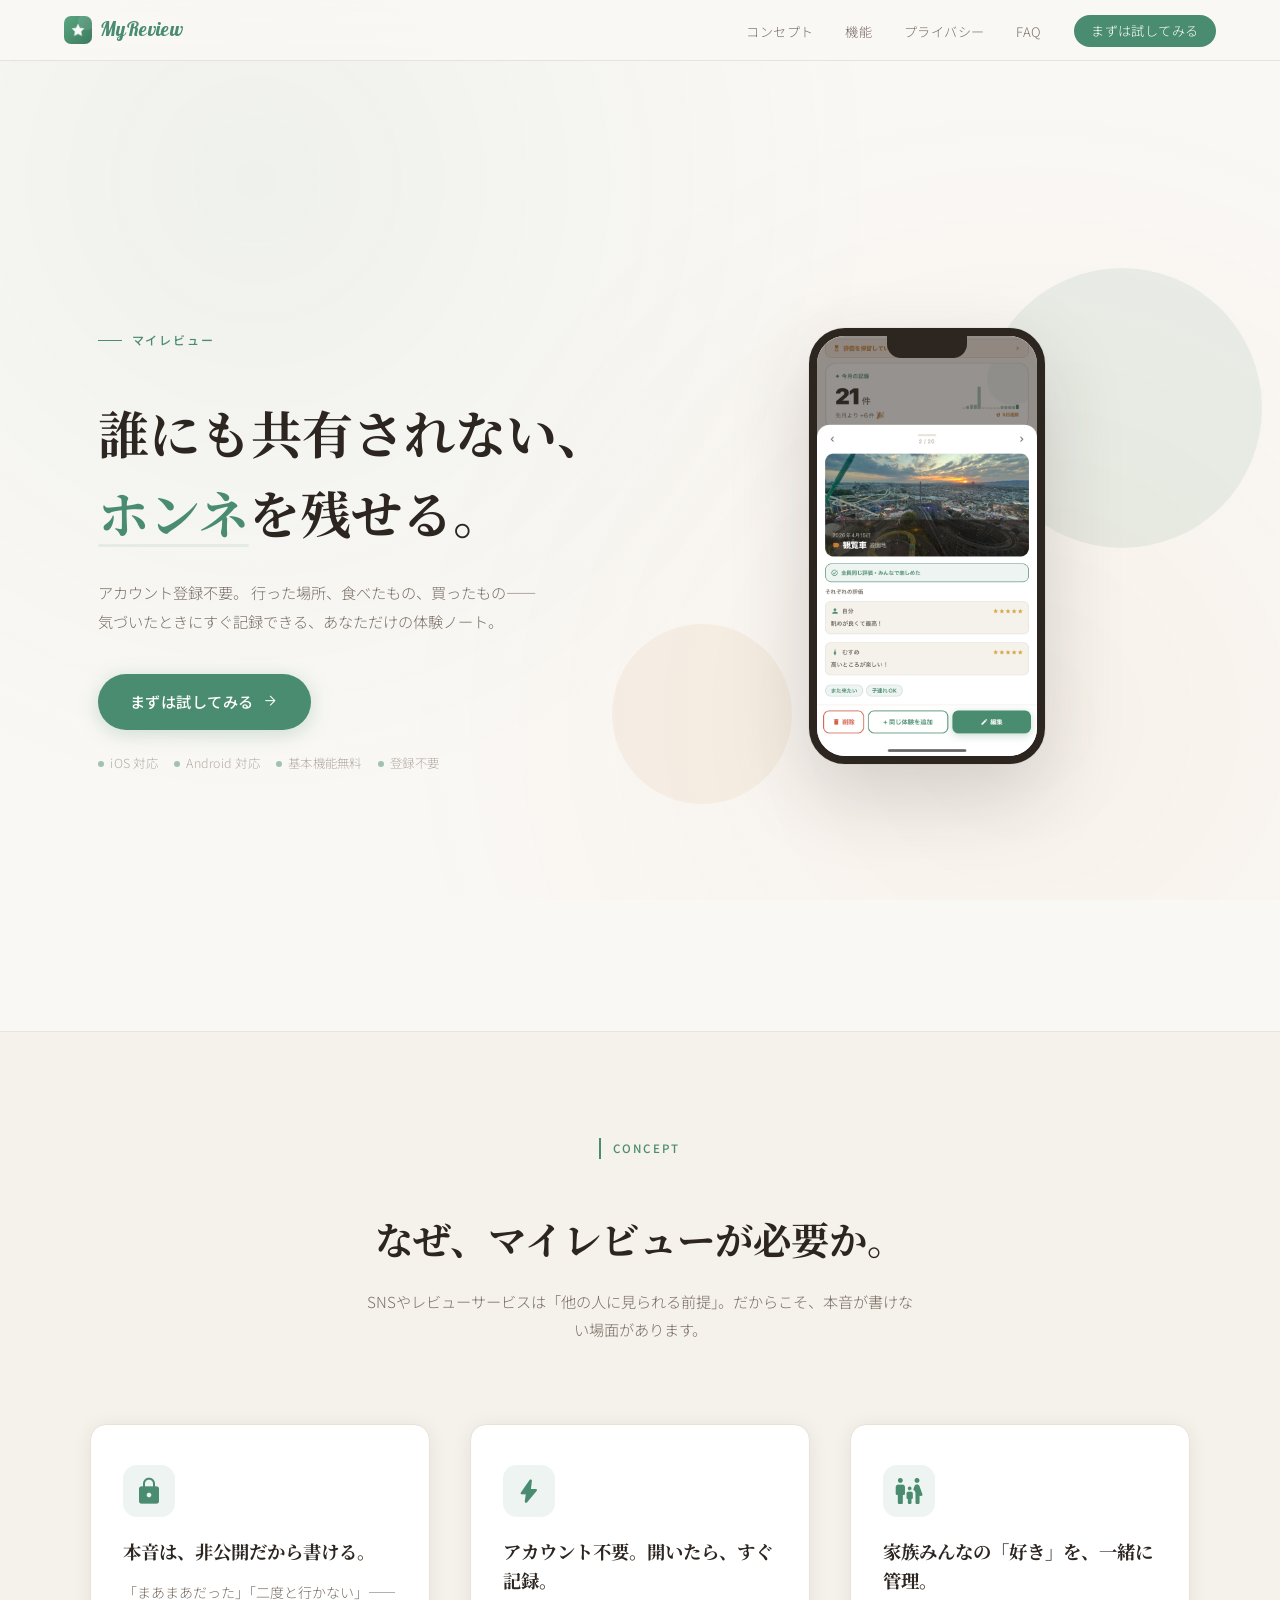
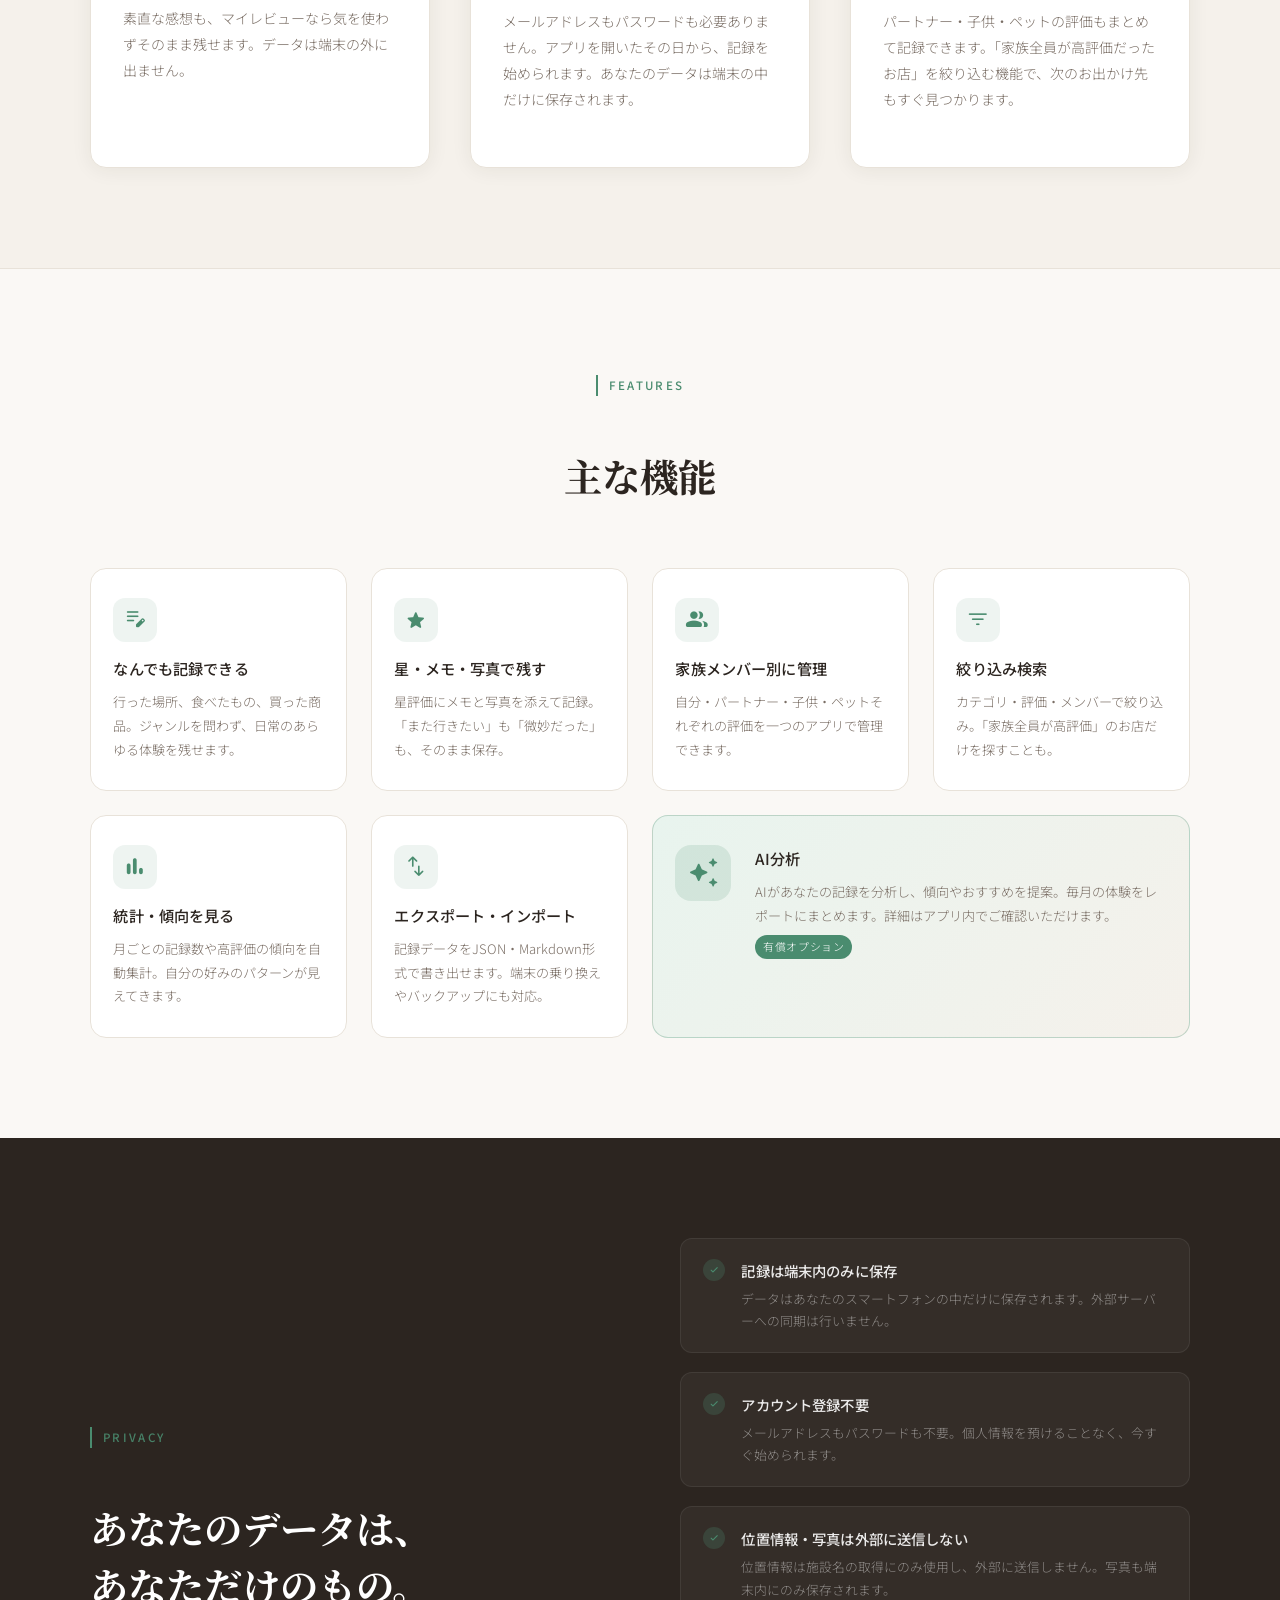
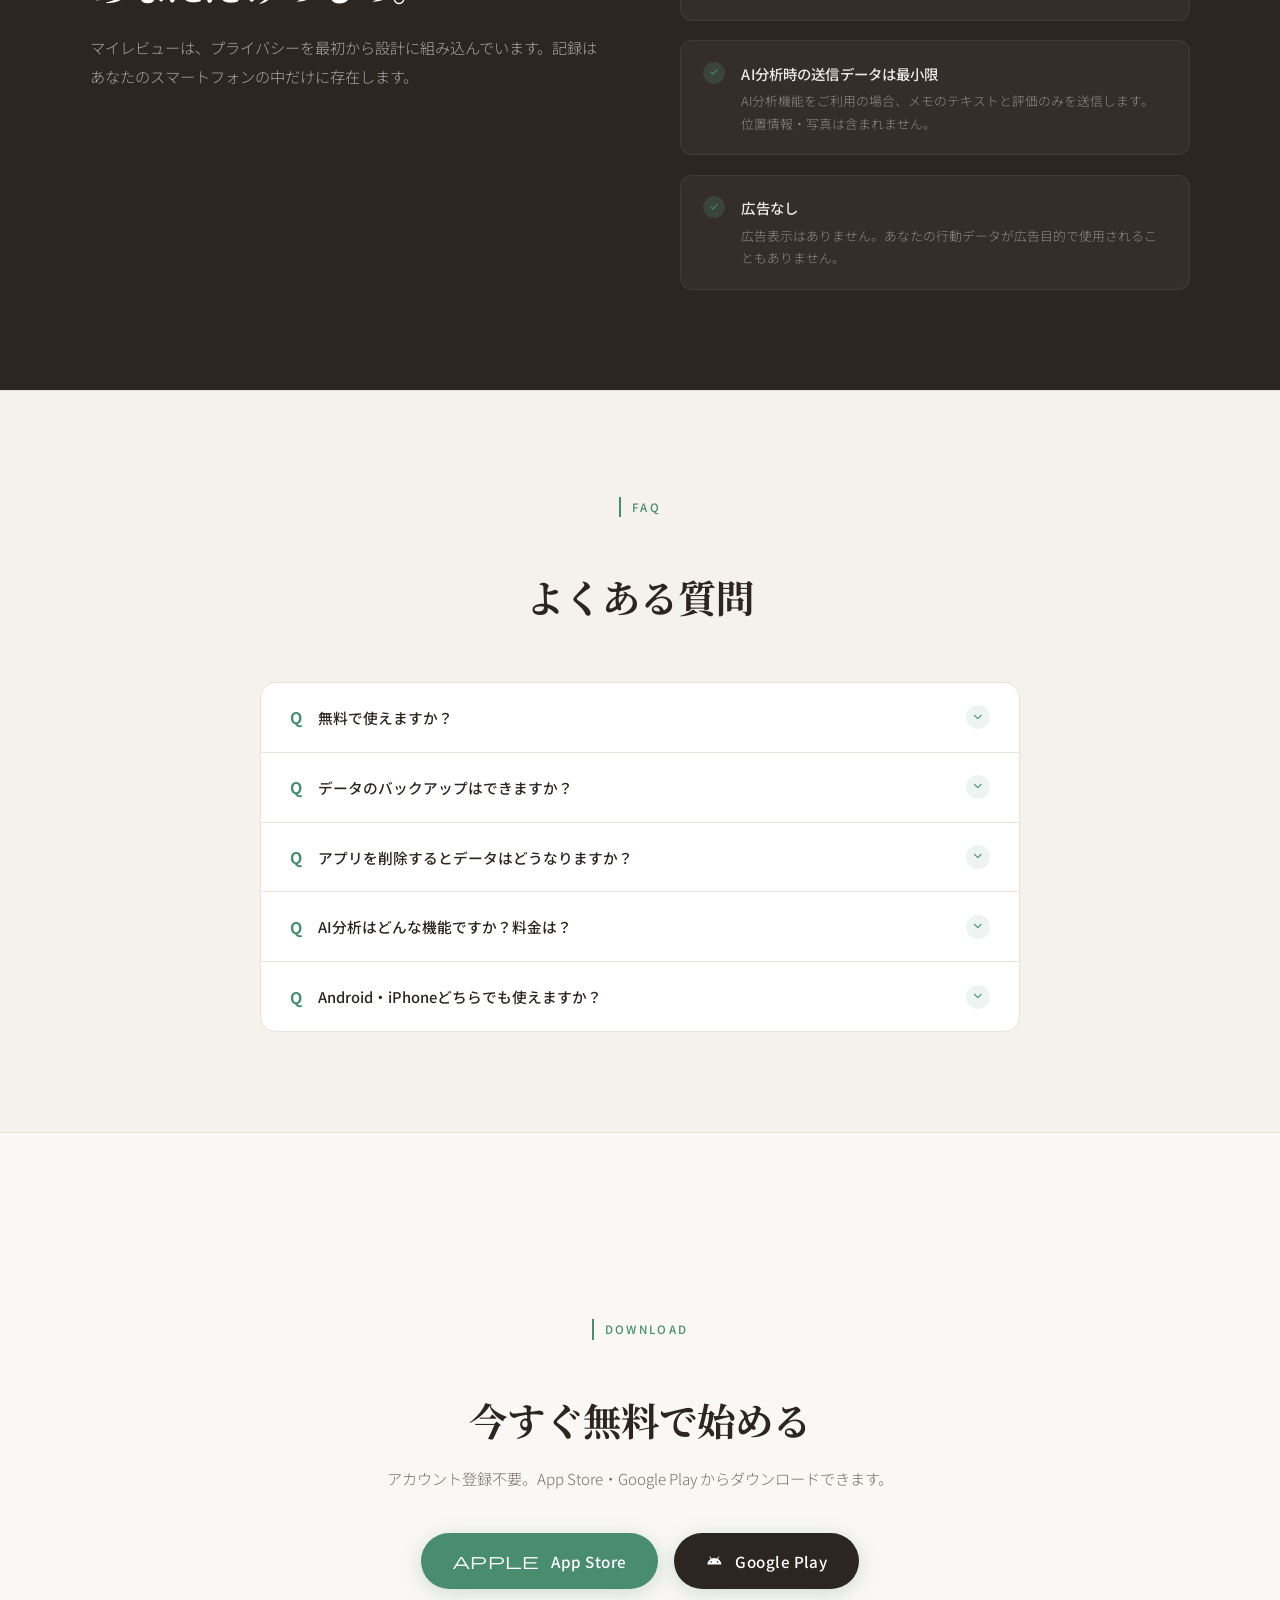
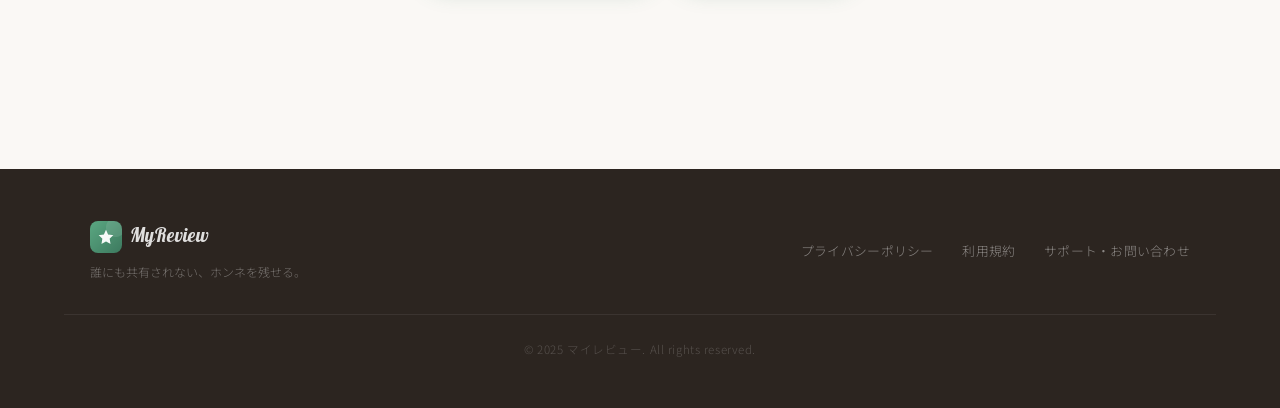
<file: public/my-review/index.html>
<!doctype html>
<html lang="ja">

<head>
  <meta charset="UTF-8" />
  <meta name="viewport" content="width=device-width, initial-scale=1.0" />
  <title>マイレビュー — 誰にも共有されない、ホンネを残せる</title>
  <link rel="preconnect" href="https://fonts.googleapis.com" />
  <link rel="preconnect" href="https://fonts.gstatic.com" crossorigin />
  <link rel="icon" type="image/png" href="icon.png" />
  <link rel="apple-touch-icon" href="icon.png" />
  <link
    href="https://fonts.googleapis.com/css2?family=Galada&family=Noto+Serif+JP:wght@400;600;700&family=Noto+Sans+JP:wght@300;400;500&display=swap"
    rel="stylesheet" />
  <link
    href="https://fonts.googleapis.com/css2?family=Material+Symbols+Rounded:opsz,wght,FILL,GRAD@20..48,100..700,0..1,-50..200"
    rel="stylesheet" />
  <link rel="stylesheet" href="./style.css" />
</head>

<body>
  <!-- ナビ -->
  <nav>
    <a href="#" class="nav-logo">
      <img src="icon.png" alt="マイレビューアイコン" />
      <span class="brand-galada">MyReview</span>
    </a>
    <ul class="nav-links">
      <li><a href="#concept">コンセプト</a></li>
      <li><a href="#features">機能</a></li>
      <li><a href="#privacy">プライバシー</a></li>
      <li><a href="#faq">FAQ</a></li>
      <li><a href="#download" class="nav-cta">まずは試してみる</a></li>
    </ul>
  </nav>

  <!-- Hero -->
  <section id="hero">
    <div class="hero-inner">
      <div>
        <p class="hero-eyebrow">
          <span style="
                font-family: &quot;Noto Sans JP&quot;, sans-serif;
                font-weight: 500;
                letter-spacing: 0.15em;
              ">マイレビュー</span>
        </p>
        <h1 class="hero-title">
          <span style="display: inline-block; word-break: keep-all;">誰にも共有されない、</span><br /><em>ホンネ</em>を残せる。
        </h1>
        <p class="hero-sub">
          アカウント登録不要。
          <span style="display: inline-block; word-break: keep-all;">行った場所、食べたもの、買ったもの——</span>
          <span style="display: inline-block; word-break: keep-all;">気づいたときにすぐ記録できる、あなただけの体験ノート。</span>
        </p>
        <a href="#" class="hero-cta">
          まずは試してみる
          <span class="ms hero-cta-arrow" style="font-size: 1.1em">arrow_forward</span>
        </a>
        <div class="hero-badges">
          <span class="hero-badge"><span class="hero-badge-dot"></span>iOS 対応</span>
          <span class="hero-badge"><span class="hero-badge-dot"></span>Android 対応</span>
          <span class="hero-badge"><span class="hero-badge-dot"></span>基本機能無料</span>
          <span class="hero-badge"><span class="hero-badge-dot"></span>登録不要</span>
        </div>
      </div>

      <div class="hero-visual">
        <div class="phone-decoration phone-decoration-1"></div>
        <div class="phone-decoration phone-decoration-2"></div>
        <div class="phone-mockup">
          <div class="phone-notch"></div>
          <img src="sample.png" alt="App screen showing the MyReview interface" style="width: 100%; height: 100%; object-fit: cover; object-position: bottom; display: block;" />
      </div>
    </div>
  </section>

  <!-- コンセプト -->
  <section id="concept">
    <div class="concept-inner">
      <div class="concept-header fade-in">
        <span class="section-label">Concept</span>
        <h2 class="section-title">なぜ、マイレビューが必要か。</h2>
        <p class="section-body" style="margin: 0 auto">
          SNSやレビューサービスは「他の人に見られる前提」。だからこそ、本音が書けない場面があります。
        </p>
      </div>

      <div class="concept-blocks">
        <div class="concept-block fade-in fade-in-delay-1">
          <div class="concept-icon ms" style="margin-bottom: 1.2rem">
            lock
          </div>
          <h3 class="concept-block-title">本音は、非公開だから書ける。</h3>
          <p class="concept-block-body">
            「まあまあだった」「二度と行かない」——素直な感想も、マイレビューなら気を使わずそのまま残せます。データは端末の外に出ません。
          </p>
        </div>
        <div class="concept-block fade-in fade-in-delay-2">
          <div class="concept-icon ms" style="margin-bottom: 1.2rem">
            bolt
          </div>
          <h3 class="concept-block-title">
            アカウント不要。開いたら、すぐ記録。
          </h3>
          <p class="concept-block-body">
            メールアドレスもパスワードも必要ありません。アプリを開いたその日から、記録を始められます。あなたのデータは端末の中だけに保存されます。
          </p>
        </div>
        <div class="concept-block fade-in fade-in-delay-3">
          <div class="concept-icon ms" style="margin-bottom: 1.2rem">
            family_restroom
          </div>
          <h3 class="concept-block-title">
            家族みんなの「好き」を、一緒に管理。
          </h3>
          <p class="concept-block-body">
            パートナー・子供・ペットの評価もまとめて記録できます。「家族全員が高評価だったお店」を絞り込む機能で、次のお出かけ先もすぐ見つかります。
          </p>
        </div>
      </div>
    </div>
  </section>

  <!-- 機能紹介 -->
  <section id="features">
    <div class="features-header fade-in">
      <span class="section-label">Features</span>
      <h2 class="section-title">主な機能</h2>
    </div>

    <div class="features-grid">
      <div class="feature-card fade-in fade-in-delay-1">
        <div class="feature-icon ms">edit_note</div>
        <div class="feature-title">なんでも記録できる</div>
        <div class="feature-body">
          行った場所、食べたもの、買った商品。ジャンルを問わず、日常のあらゆる体験を残せます。
        </div>
      </div>
      <div class="feature-card fade-in fade-in-delay-2">
        <div class="feature-icon ms">star</div>
        <div class="feature-title">星・メモ・写真で残す</div>
        <div class="feature-body">
          星評価にメモと写真を添えて記録。「また行きたい」も「微妙だった」も、そのまま保存。
        </div>
      </div>
      <div class="feature-card fade-in fade-in-delay-3">
        <div class="feature-icon ms">group</div>
        <div class="feature-title">家族メンバー別に管理</div>
        <div class="feature-body">
          自分・パートナー・子供・ペットそれぞれの評価を一つのアプリで管理できます。
        </div>
      </div>
      <div class="feature-card fade-in fade-in-delay-4">
        <div class="feature-icon ms">filter_list</div>
        <div class="feature-title">絞り込み検索</div>
        <div class="feature-body">
          カテゴリ・評価・メンバーで絞り込み。「家族全員が高評価」のお店だけを探すことも。
        </div>
      </div>
      <div class="feature-card fade-in">
        <div class="feature-icon ms">bar_chart</div>
        <div class="feature-title">統計・傾向を見る</div>
        <div class="feature-body">
          月ごとの記録数や高評価の傾向を自動集計。自分の好みのパターンが見えてきます。
        </div>
      </div>
      <div class="feature-card fade-in fade-in-delay-1">
        <div class="feature-icon ms">import_export</div>
        <div class="feature-title">エクスポート・インポート</div>
        <div class="feature-body">
          記録データをJSON・Markdown形式で書き出せます。端末の乗り換えやバックアップにも対応。
        </div>
      </div>
      <div class="feature-card ai fade-in fade-in-delay-2">
        <div class="feature-ai-icon ms">auto_awesome</div>
        <div>
          <div class="feature-title">AI分析</div>
          <div class="feature-body">
            AIがあなたの記録を分析し、傾向やおすすめを提案。毎月の体験をレポートにまとめます。詳細はアプリ内でご確認いただけます。
          </div>
          <span class="feature-badge">有償オプション</span>
        </div>
      </div>
    </div>
  </section>

  <!-- プライバシー -->
  <section id="privacy">
    <div class="privacy-inner">
      <div>
        <span class="section-label privacy-label">Privacy</span>
        <h2 class="section-title privacy-title">
          あなたのデータは、<br />あなただけのもの。
        </h2>
        <p class="section-body privacy-body">
          マイレビューは、プライバシーを最初から設計に組み込んでいます。記録はあなたのスマートフォンの中だけに存在します。
        </p>
      </div>

      <div class="privacy-items">
        <div class="privacy-item fade-in">
          <div class="privacy-check ms" style="
                font-variation-settings:
                  &quot;FILL&quot; 1,
                  &quot;wght&quot; 400,
                  &quot;GRAD&quot; 0,
                  &quot;opsz&quot; 20;
                font-size: 0.9rem;
              ">
            check
          </div>
          <div>
            <div class="privacy-item-title">記録は端末内のみに保存</div>
            <div class="privacy-item-body">
              データはあなたのスマートフォンの中だけに保存されます。外部サーバーへの同期は行いません。
            </div>
          </div>
        </div>
        <div class="privacy-item fade-in fade-in-delay-1">
          <div class="privacy-check ms" style="
                font-variation-settings:
                  &quot;FILL&quot; 1,
                  &quot;wght&quot; 400,
                  &quot;GRAD&quot; 0,
                  &quot;opsz&quot; 20;
                font-size: 0.9rem;
              ">
            check
          </div>
          <div>
            <div class="privacy-item-title">アカウント登録不要</div>
            <div class="privacy-item-body">
              メールアドレスもパスワードも不要。個人情報を預けることなく、今すぐ始められます。
            </div>
          </div>
        </div>
        <div class="privacy-item fade-in fade-in-delay-2">
          <div class="privacy-check ms" style="
                font-variation-settings:
                  &quot;FILL&quot; 1,
                  &quot;wght&quot; 400,
                  &quot;GRAD&quot; 0,
                  &quot;opsz&quot; 20;
                font-size: 0.9rem;
              ">
            check
          </div>
          <div>
            <div class="privacy-item-title">
              位置情報・写真は外部に送信しない
            </div>
            <div class="privacy-item-body">
              位置情報は施設名の取得にのみ使用し、外部に送信しません。写真も端末内にのみ保存されます。
            </div>
          </div>
        </div>
        <div class="privacy-item fade-in fade-in-delay-3">
          <div class="privacy-check ms" style="
                font-variation-settings:
                  &quot;FILL&quot; 1,
                  &quot;wght&quot; 400,
                  &quot;GRAD&quot; 0,
                  &quot;opsz&quot; 20;
                font-size: 0.9rem;
              ">
            check
          </div>
          <div>
            <div class="privacy-item-title">AI分析時の送信データは最小限</div>
            <div class="privacy-item-body">
              AI分析機能をご利用の場合、メモのテキストと評価のみを送信します。位置情報・写真は含まれません。
            </div>
          </div>
        </div>
        <div class="privacy-item fade-in fade-in-delay-4">
          <div class="privacy-check ms" style="
                font-variation-settings:
                  &quot;FILL&quot; 1,
                  &quot;wght&quot; 400,
                  &quot;GRAD&quot; 0,
                  &quot;opsz&quot; 20;
                font-size: 0.9rem;
              ">
            check
          </div>
          <div>
            <div class="privacy-item-title">広告なし</div>
            <div class="privacy-item-body">
              広告表示はありません。あなたの行動データが広告目的で使用されることもありません。
            </div>
          </div>
        </div>
      </div>
    </div>
  </section>

  <!-- FAQ -->
  <section id="faq">
    <div class="faq-inner">
      <div class="faq-header fade-in">
        <span class="section-label">FAQ</span>
        <h2 class="section-title">よくある質問</h2>
      </div>

      <div class="faq-list">
        <div class="faq-item">
          <button class="faq-question" onclick="toggleFaq(this)">
            <span class="faq-q-label">Q</span>
            <span class="faq-q-text">無料で使えますか？</span>
            <span class="faq-chevron ms">expand_more</span>
          </button>
          <div class="faq-answer">
            基本機能（記録・検索・統計）は無料でご利用いただけます。AI分析機能は有償オプションです。
          </div>
        </div>
        <div class="faq-item">
          <button class="faq-question" onclick="toggleFaq(this)">
            <span class="faq-q-label">Q</span>
            <span class="faq-q-text">データのバックアップはできますか？</span>
            <span class="faq-chevron ms">expand_more</span>
          </button>
          <div class="faq-answer">
            記録データ（写真を除く）をJSON・Markdown形式でエクスポートできます。エクスポートしたJSONファイルをインポートすることで、端末の乗り換え時にデータを引き継ぐことができます。
          </div>
        </div>
        <div class="faq-item">
          <button class="faq-question" onclick="toggleFaq(this)">
            <span class="faq-q-label">Q</span>
            <span class="faq-q-text">アプリを削除するとデータはどうなりますか？</span>
            <span class="faq-chevron ms">expand_more</span>
          </button>
          <div class="faq-answer">
            アプリを削除すると、端末内の記録データもすべて削除されます。削除前にJSONエクスポートでバックアップを取ることをおすすめします。
          </div>
        </div>
        <div class="faq-item">
          <button class="faq-question" onclick="toggleFaq(this)">
            <span class="faq-q-label">Q</span>
            <span class="faq-q-text">AI分析はどんな機能ですか？料金は？</span>
            <span class="faq-chevron ms">expand_more</span>
          </button>
          <div class="faq-answer">
            メモや評価をもとにAIがあなたの傾向を分析し、レポートやおすすめを提案する機能です。料金はアプリ内でご確認いただけます。
          </div>
        </div>
        <div class="faq-item">
          <button class="faq-question" onclick="toggleFaq(this)">
            <span class="faq-q-label">Q</span>
            <span class="faq-q-text">Android・iPhoneどちらでも使えますか？</span>
            <span class="faq-chevron ms">expand_more</span>
          </button>
          <div class="faq-answer">iOS・Android両方に対応しています。</div>
        </div>
      </div>
    </div>
  </section>

  <!-- ダウンロード -->
  <section id="download">
    <div style="text-align: center; padding: 80px 5vw">
      <span class="section-label">Download</span>
      <h2 class="section-title" style="margin-bottom: 1rem">
        今すぐ無料で始める
      </h2>
      <p class="section-body" style="margin: 0 auto 2.5rem">
        アカウント登録不要。App Store・Google Play からダウンロードできます。
      </p>
      <div style="
            display: flex;
            justify-content: center;
            gap: 1rem;
            flex-wrap: wrap;
          ">
        <a href="#" class="hero-cta">
          <span class="ms" style="font-size: 1.1em; vertical-align: middle">apple</span>&nbsp;App Store
        </a>
        <a href="#" class="hero-cta" style="background: #2c2520">
          <span class="ms" style="font-size: 1.1em; vertical-align: middle">android</span>&nbsp;Google Play
        </a>
      </div>
    </div>
  </section>

  <!-- フッター -->
  <footer>
    <div class="footer-inner">
      <div>
        <div class="footer-brand" style="display: flex; align-items: center; gap: 0.5rem">
          <img src="icon.png" alt="" style="width: 32px; height: 32px; border-radius: 8px" />
          <span class="brand-galada" style="font-size: 1.2rem; color: rgba(255, 255, 255, 0.85)">MyReview</span>
        </div>
        <div class="footer-tagline">誰にも共有されない、ホンネを残せる。</div>
      </div>
      <ul class="footer-links">
        <li><a href="./privacy.html">プライバシーポリシー</a></li>
        <li><a href="./terms.html">利用規約</a></li>
        <li>
          <a href="https://forms.gle/txtkW8rJR2xeaCEu9" target="_blank" rel="noopener noreferrer">サポート・お問い合わせ</a>
        </li>
      </ul>
    </div>
    <div class="footer-copy">© 2025 マイレビュー. All rights reserved.</div>
  </footer>

  <script>
    // FAQ アコーディオン
    function toggleFaq(btn) {
      const item = btn.closest(".faq-item");
      const isOpen = item.classList.contains("open");
      document
        .querySelectorAll(".faq-item.open")
        .forEach((el) => el.classList.remove("open"));
      if (!isOpen) item.classList.add("open");
    }

    // スクロールアニメーション
    const observer = new IntersectionObserver(
      (entries) => {
        entries.forEach((entry) => {
          if (entry.isIntersecting) {
            entry.target.classList.add("visible");
          }
        });
      },
      { threshold: 0.1 },
    );

    document
      .querySelectorAll(".fade-in")
      .forEach((el) => observer.observe(el));

    // Hero は即表示
    document
      .querySelectorAll(
        "#hero .fade-in, #hero .hero-title, #hero .hero-sub, #hero .hero-cta",
      )
      .forEach((el) => {
        el.classList.add("visible");
      });
  </script>
</body>

</html>
</file>
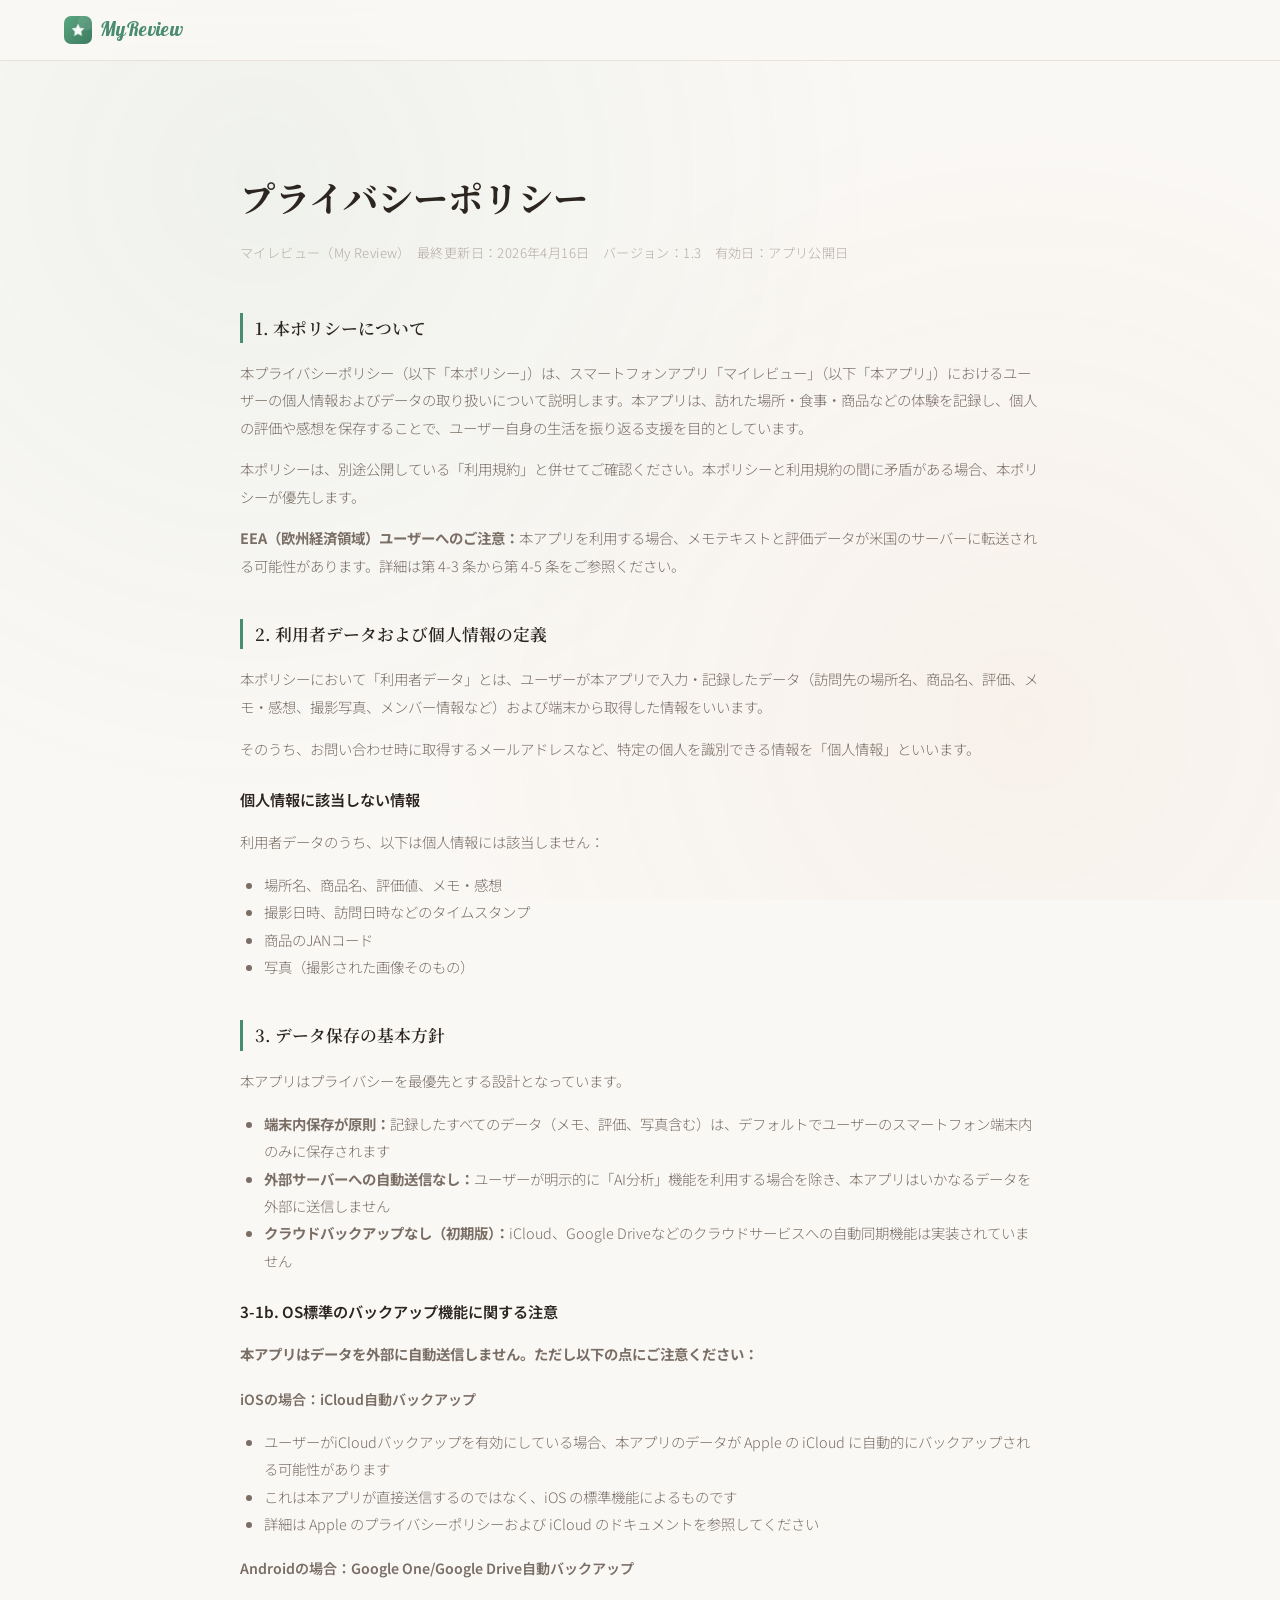
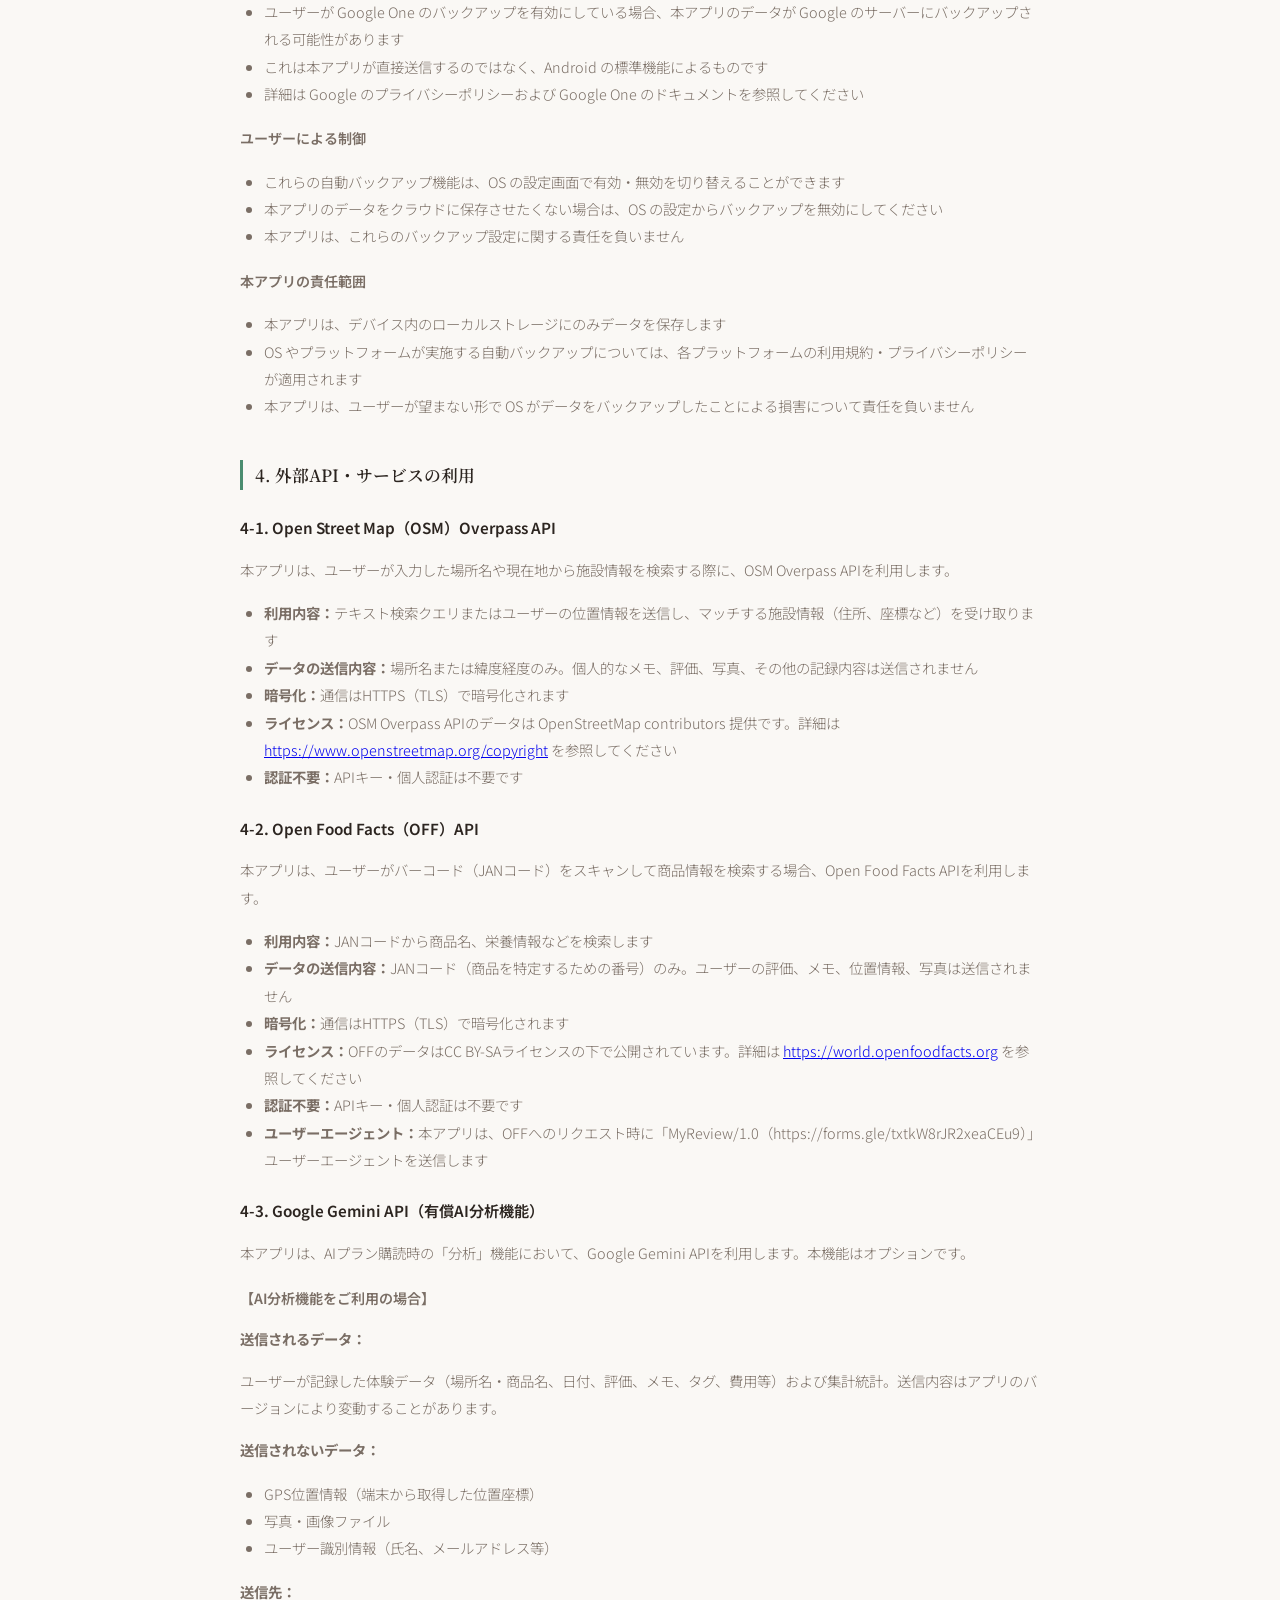
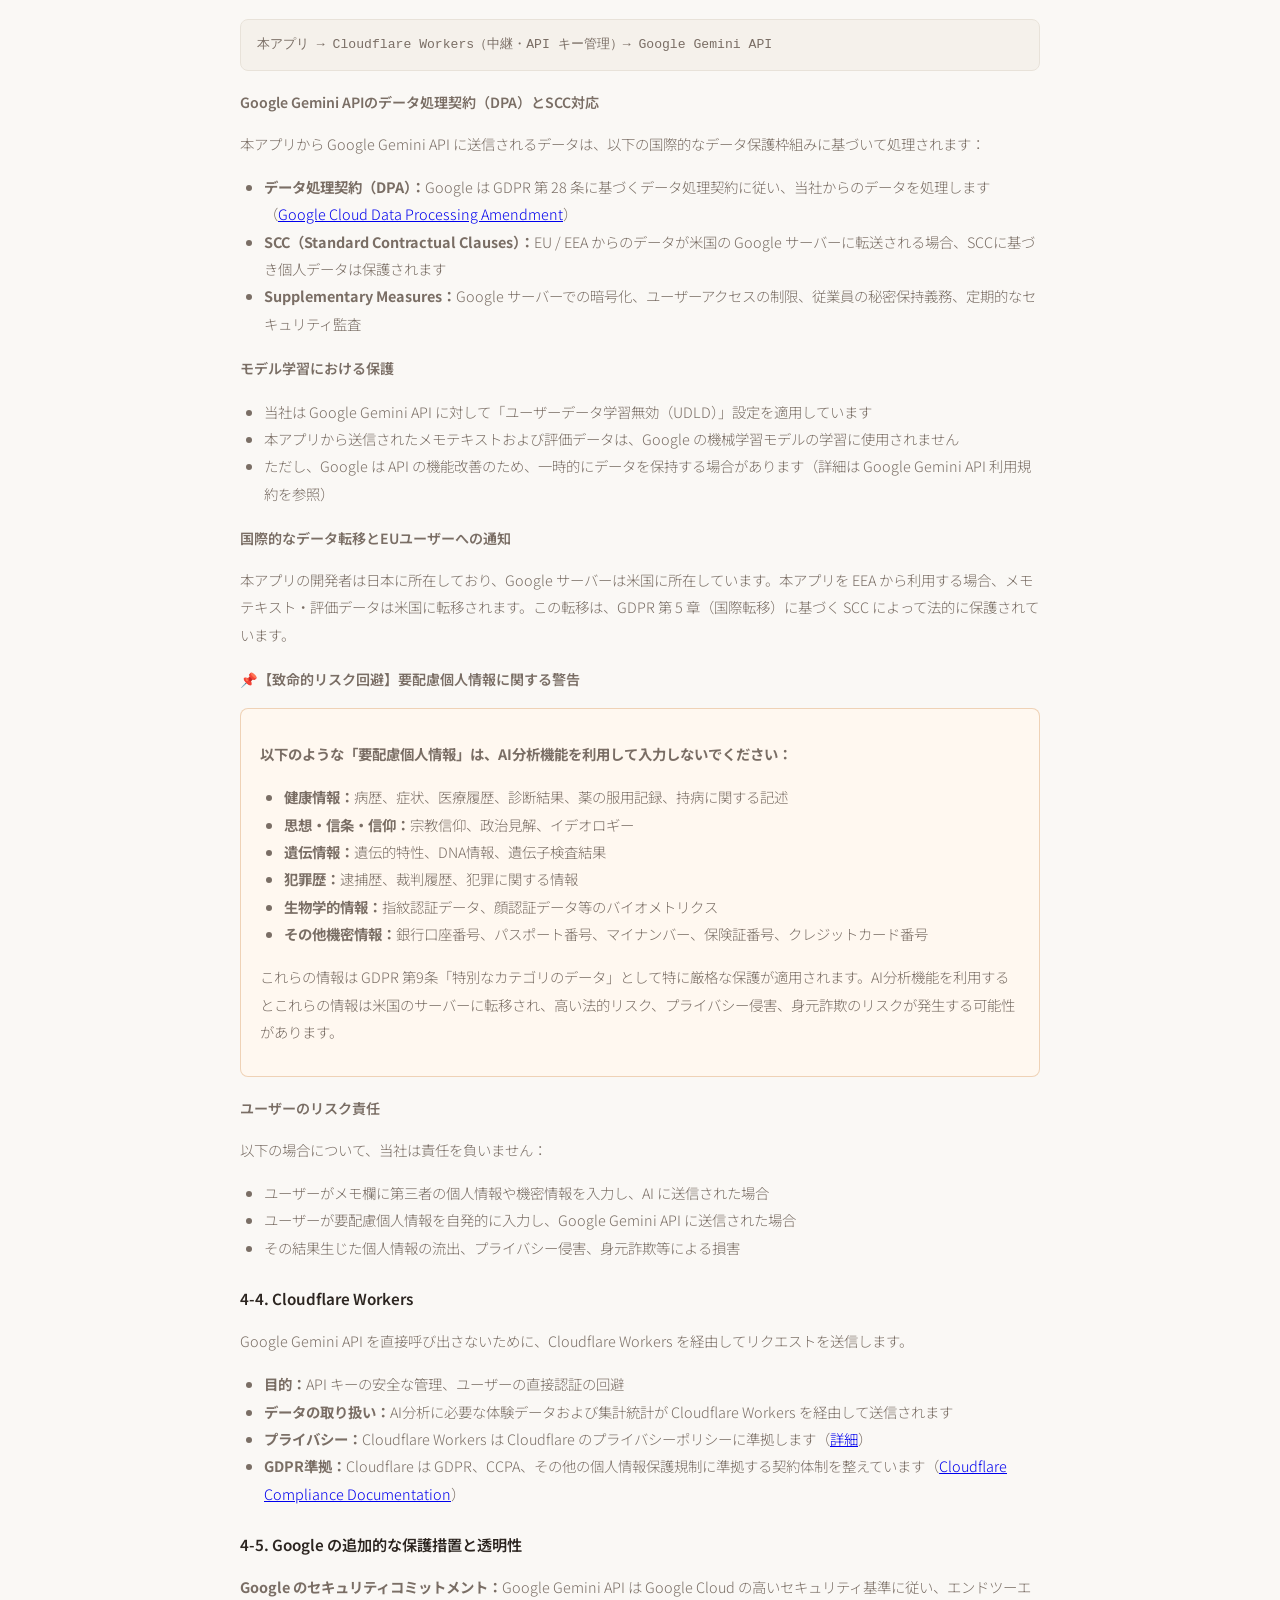
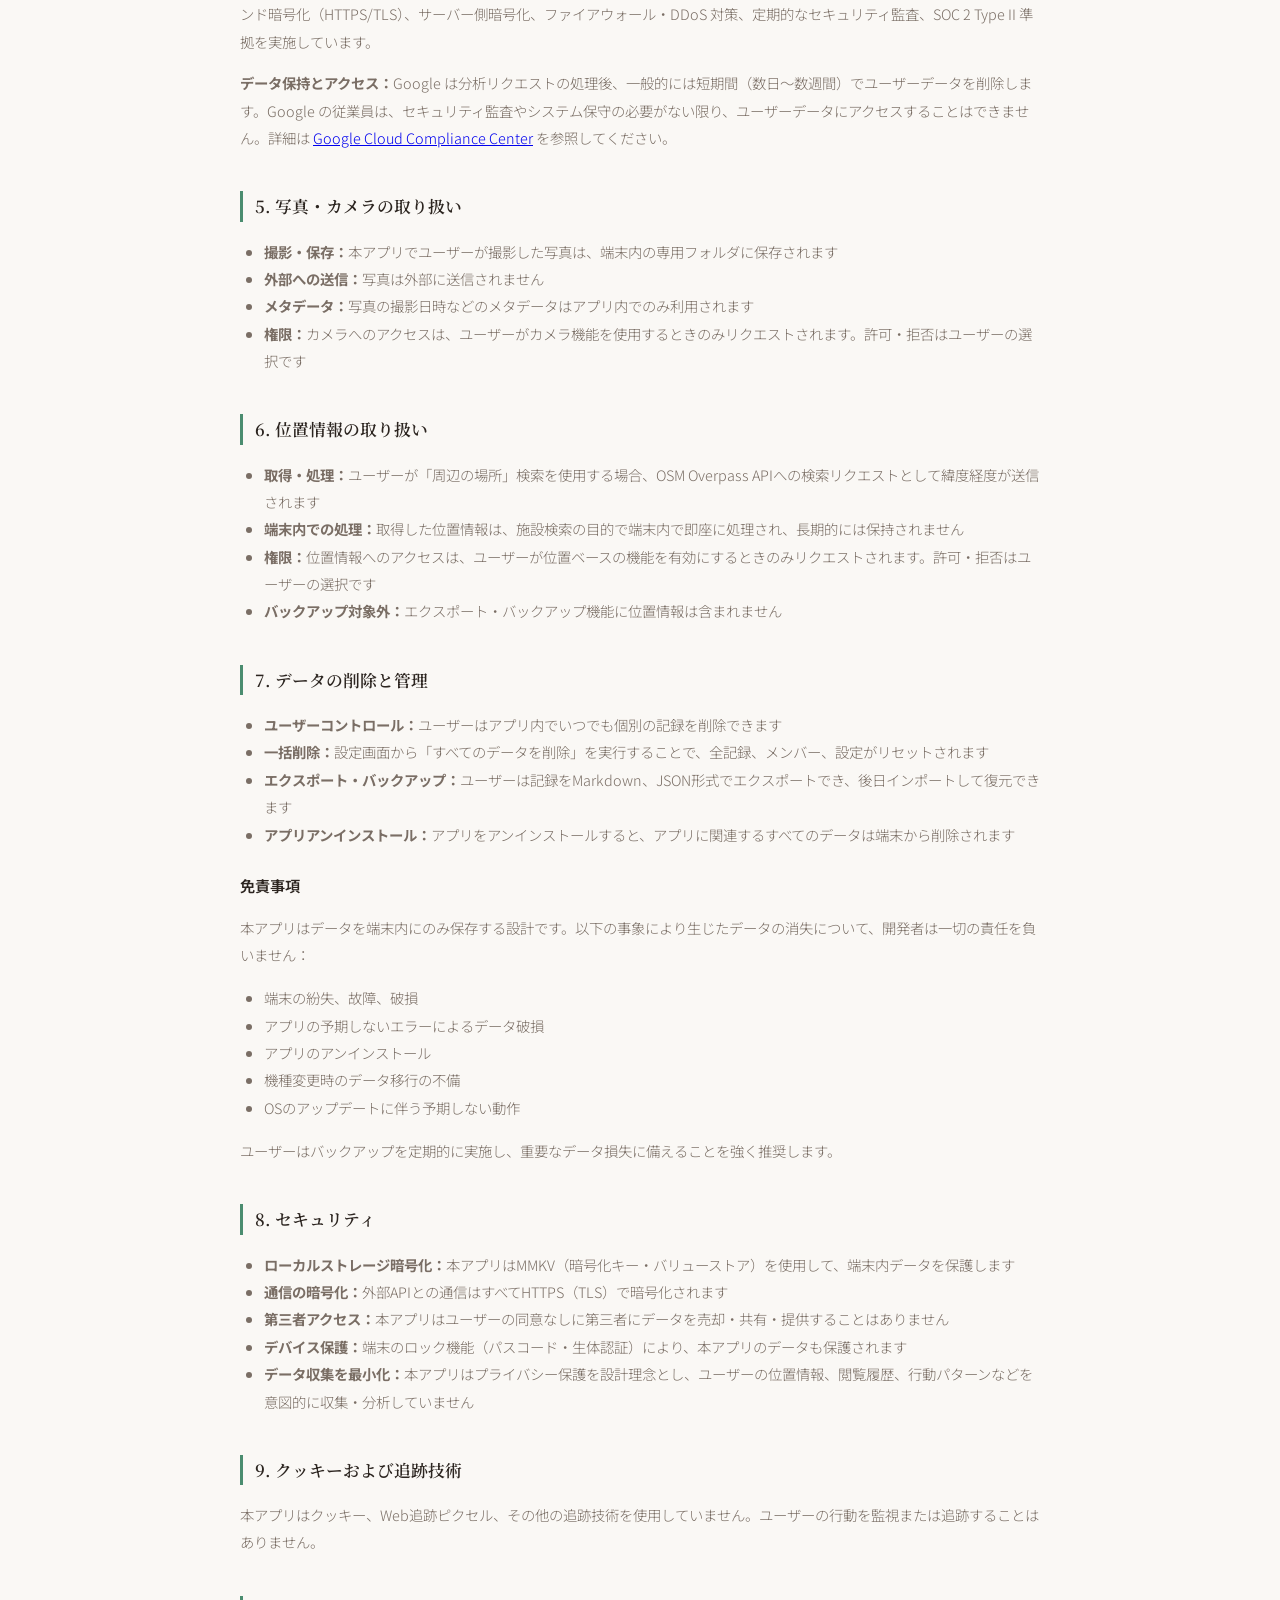
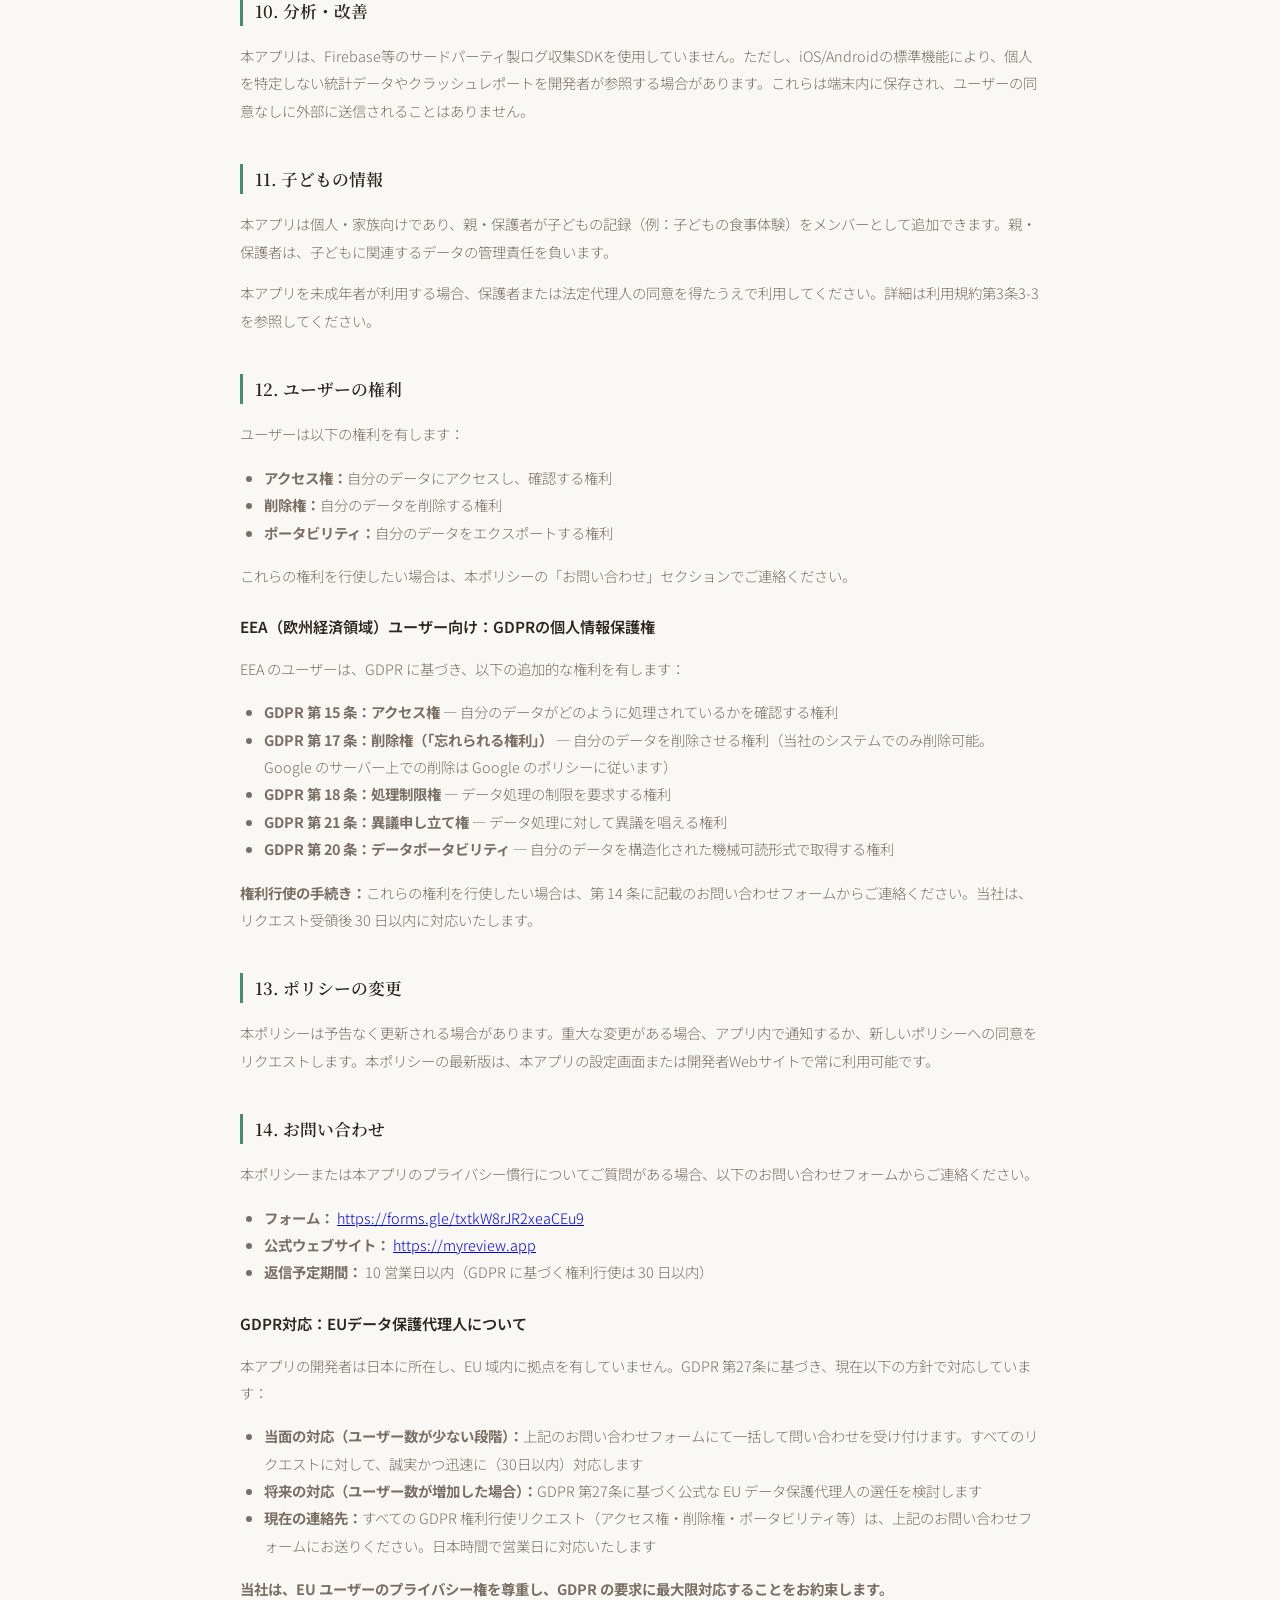
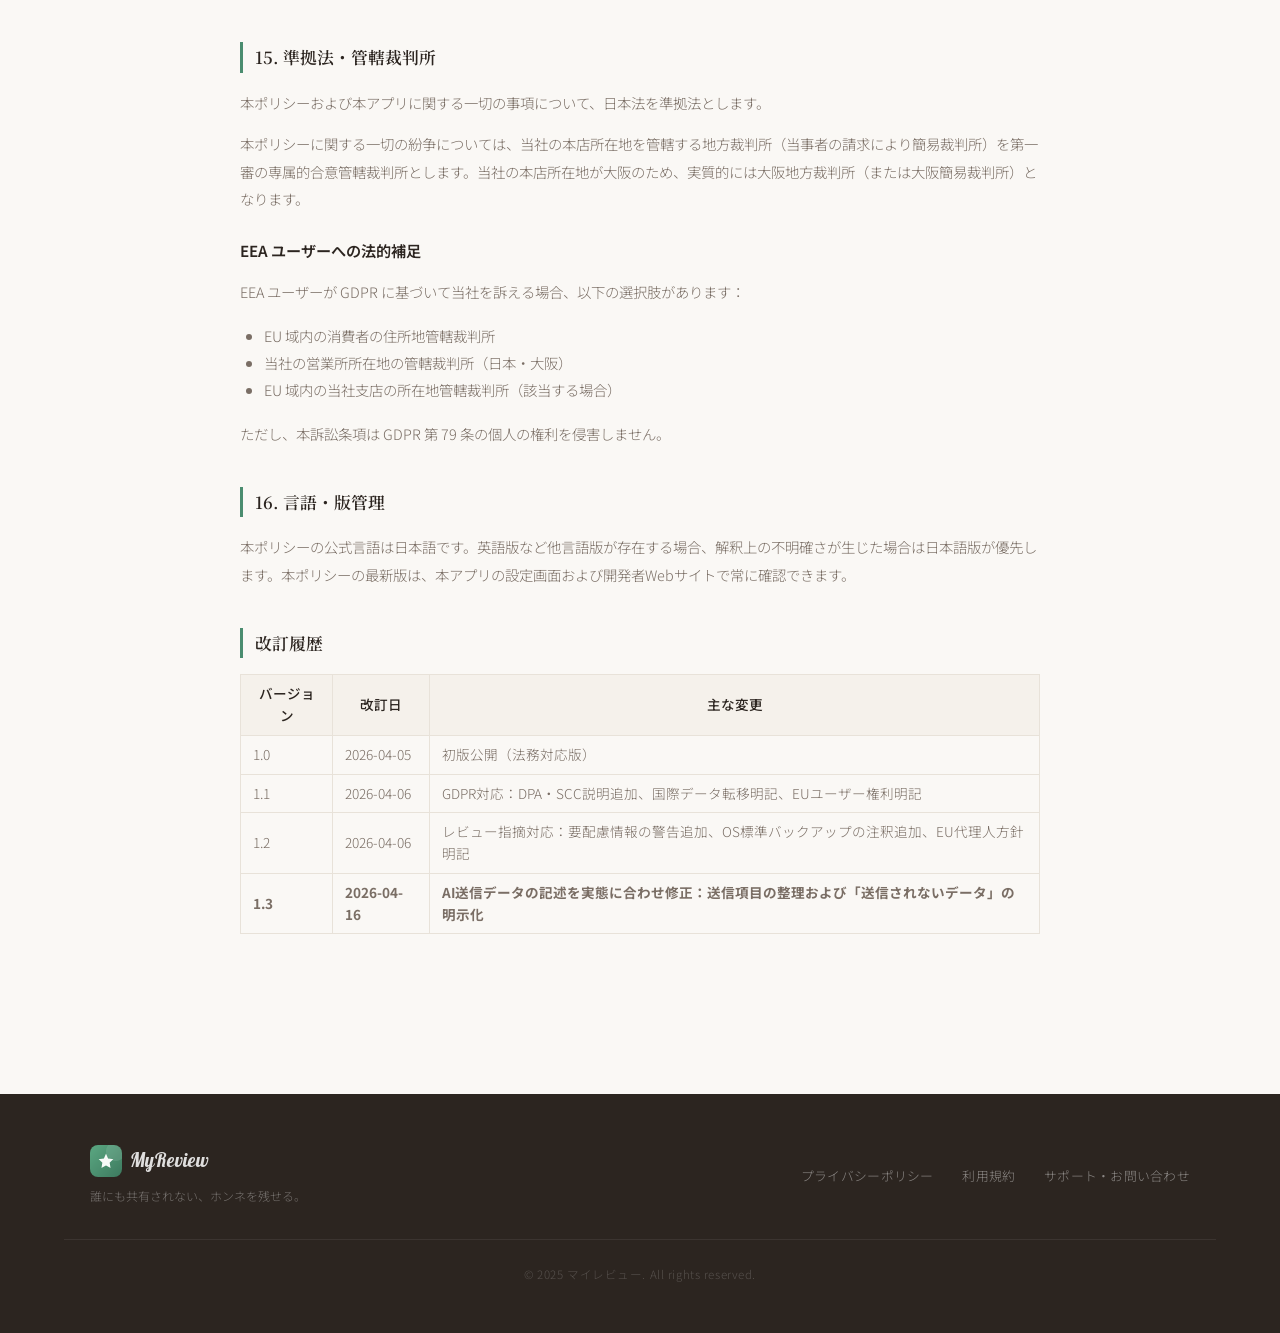
<file: docs/my-review/privacy.html>
<!doctype html>
<html lang="ja">
  <head>
    <meta charset="UTF-8" />
    <meta name="viewport" content="width=device-width, initial-scale=1.0" />
    <title>プライバシーポリシー — マイレビュー</title>
    <link rel="preconnect" href="https://fonts.googleapis.com" />
    <link rel="preconnect" href="https://fonts.gstatic.com" crossorigin />
    <link rel="icon" type="image/png" href="icon.png" />
    <link rel="apple-touch-icon" href="icon.png" />
    <link
      href="https://fonts.googleapis.com/css2?family=Galada&family=Noto+Serif+JP:wght@400;600;700&family=Noto+Sans+JP:wght@300;400;500&display=swap"
      rel="stylesheet"
    />
    <link
      href="https://fonts.googleapis.com/css2?family=Material+Symbols+Rounded:opsz,wght,FILL,GRAD@20..48,100..700,0..1,-50..200"
      rel="stylesheet"
    />
    <link rel="stylesheet" href="./style.css" />
  </head>

  <body>
    <!-- ナビ -->
    <nav>
      <a href="./index.html" class="nav-logo">
        <img src="icon.png" alt="マイレビューアイコン" />
        <span class="brand-galada">MyReview</span>
      </a>
    </nav>

    <main class="legal-container">
      <h1 class="legal-title">プライバシーポリシー</h1>
      <p class="legal-updated">
        マイレビュー（My
        Review）　最終更新日：2026年4月16日　バージョン：1.3　有効日：アプリ公開日
      </p>

      <div class="legal-section">
        <h2>1. 本ポリシーについて</h2>
        <p>
          本プライバシーポリシー（以下「本ポリシー」）は、スマートフォンアプリ「マイレビュー」（以下「本アプリ」）におけるユーザーの個人情報およびデータの取り扱いについて説明します。本アプリは、訪れた場所・食事・商品などの体験を記録し、個人の評価や感想を保存することで、ユーザー自身の生活を振り返る支援を目的としています。
        </p>
        <p>
          本ポリシーは、別途公開している「利用規約」と併せてご確認ください。本ポリシーと利用規約の間に矛盾がある場合、本ポリシーが優先します。
        </p>
        <p>
          <strong>EEA（欧州経済領域）ユーザーへのご注意：</strong
          >本アプリを利用する場合、メモテキストと評価データが米国のサーバーに転送される可能性があります。詳細は第
          4-3 条から第 4-5 条をご参照ください。
        </p>
      </div>

      <div class="legal-section">
        <h2>2. 利用者データおよび個人情報の定義</h2>
        <p>
          本ポリシーにおいて「利用者データ」とは、ユーザーが本アプリで入力・記録したデータ（訪問先の場所名、商品名、評価、メモ・感想、撮影写真、メンバー情報など）および端末から取得した情報をいいます。
        </p>
        <p>
          そのうち、お問い合わせ時に取得するメールアドレスなど、特定の個人を識別できる情報を「個人情報」といいます。
        </p>
        <h3>個人情報に該当しない情報</h3>
        <p>利用者データのうち、以下は個人情報には該当しません：</p>
        <ul>
          <li>場所名、商品名、評価値、メモ・感想</li>
          <li>撮影日時、訪問日時などのタイムスタンプ</li>
          <li>商品のJANコード</li>
          <li>写真（撮影された画像そのもの）</li>
        </ul>
      </div>

      <div class="legal-section">
        <h2>3. データ保存の基本方針</h2>
        <p>本アプリはプライバシーを最優先とする設計となっています。</p>
        <ul>
          <li>
            <strong>端末内保存が原則：</strong
            >記録したすべてのデータ（メモ、評価、写真含む）は、デフォルトでユーザーのスマートフォン端末内のみに保存されます
          </li>
          <li>
            <strong>外部サーバーへの自動送信なし：</strong
            >ユーザーが明示的に「AI分析」機能を利用する場合を除き、本アプリはいかなるデータを外部に送信しません
          </li>
          <li>
            <strong>クラウドバックアップなし（初期版）：</strong>iCloud、Google
            Driveなどのクラウドサービスへの自動同期機能は実装されていません
          </li>
        </ul>
        <h3>3-1b. OS標準のバックアップ機能に関する注意</h3>
        <p>
          <strong
            >本アプリはデータを外部に自動送信しません。ただし以下の点にご注意ください：</strong
          >
        </p>
        <h4>iOSの場合：iCloud自動バックアップ</h4>
        <ul>
          <li>
            ユーザーがiCloudバックアップを有効にしている場合、本アプリのデータが
            Apple の iCloud に自動的にバックアップされる可能性があります
          </li>
          <li>
            これは本アプリが直接送信するのではなく、iOS の標準機能によるものです
          </li>
          <li>
            詳細は Apple のプライバシーポリシーおよび iCloud
            のドキュメントを参照してください
          </li>
        </ul>
        <h4>Androidの場合：Google One/Google Drive自動バックアップ</h4>
        <ul>
          <li>
            ユーザーが Google One
            のバックアップを有効にしている場合、本アプリのデータが Google
            のサーバーにバックアップされる可能性があります
          </li>
          <li>
            これは本アプリが直接送信するのではなく、Android
            の標準機能によるものです
          </li>
          <li>
            詳細は Google のプライバシーポリシーおよび Google One
            のドキュメントを参照してください
          </li>
        </ul>
        <h4>ユーザーによる制御</h4>
        <ul>
          <li>
            これらの自動バックアップ機能は、OS
            の設定画面で有効・無効を切り替えることができます
          </li>
          <li>
            本アプリのデータをクラウドに保存させたくない場合は、OS
            の設定からバックアップを無効にしてください
          </li>
          <li>本アプリは、これらのバックアップ設定に関する責任を負いません</li>
        </ul>
        <h4>本アプリの責任範囲</h4>
        <ul>
          <li>
            本アプリは、デバイス内のローカルストレージにのみデータを保存します
          </li>
          <li>
            OS
            やプラットフォームが実施する自動バックアップについては、各プラットフォームの利用規約・プライバシーポリシーが適用されます
          </li>
          <li>
            本アプリは、ユーザーが望まない形で OS
            がデータをバックアップしたことによる損害について責任を負いません
          </li>
        </ul>
      </div>

      <div class="legal-section">
        <h2>4. 外部API・サービスの利用</h2>

        <h3>4-1. Open Street Map（OSM）Overpass API</h3>
        <p>
          本アプリは、ユーザーが入力した場所名や現在地から施設情報を検索する際に、OSM
          Overpass APIを利用します。
        </p>
        <ul>
          <li>
            <strong>利用内容：</strong
            >テキスト検索クエリまたはユーザーの位置情報を送信し、マッチする施設情報（住所、座標など）を受け取ります
          </li>
          <li>
            <strong>データの送信内容：</strong
            >場所名または緯度経度のみ。個人的なメモ、評価、写真、その他の記録内容は送信されません
          </li>
          <li><strong>暗号化：</strong>通信はHTTPS（TLS）で暗号化されます</li>
          <li>
            <strong>ライセンス：</strong>OSM Overpass APIのデータは
            OpenStreetMap contributors 提供です。詳細は
            <a href="https://www.openstreetmap.org/copyright"
              >https://www.openstreetmap.org/copyright</a
            >
            を参照してください
          </li>
          <li><strong>認証不要：</strong>APIキー・個人認証は不要です</li>
        </ul>

        <h3>4-2. Open Food Facts（OFF）API</h3>
        <p>
          本アプリは、ユーザーがバーコード（JANコード）をスキャンして商品情報を検索する場合、Open
          Food Facts APIを利用します。
        </p>
        <ul>
          <li>
            <strong>利用内容：</strong
            >JANコードから商品名、栄養情報などを検索します
          </li>
          <li>
            <strong>データの送信内容：</strong
            >JANコード（商品を特定するための番号）のみ。ユーザーの評価、メモ、位置情報、写真は送信されません
          </li>
          <li><strong>暗号化：</strong>通信はHTTPS（TLS）で暗号化されます</li>
          <li>
            <strong>ライセンス：</strong>OFFのデータはCC
            BY-SAライセンスの下で公開されています。詳細は
            <a href="https://world.openfoodfacts.org"
              >https://world.openfoodfacts.org</a
            >
            を参照してください
          </li>
          <li><strong>認証不要：</strong>APIキー・個人認証は不要です</li>
          <li>
            <strong>ユーザーエージェント：</strong
            >本アプリは、OFFへのリクエスト時に「MyReview/1.0（https://forms.gle/txtkW8rJR2xeaCEu9）」ユーザーエージェントを送信します
          </li>
        </ul>

        <h3>4-3. Google Gemini API（有償AI分析機能）</h3>
        <p>
          本アプリは、AIプラン購読時の「分析」機能において、Google Gemini
          APIを利用します。本機能はオプションです。
        </p>
        <h4>【AI分析機能をご利用の場合】</h4>
        <p><strong>送信されるデータ：</strong></p>
        <p>ユーザーが記録した体験データ（場所名・商品名、日付、評価、メモ、タグ、費用等）および集計統計。送信内容はアプリのバージョンにより変動することがあります。</p>
        <p><strong>送信されないデータ：</strong></p>
        <ul>
          <li>GPS位置情報（端末から取得した位置座標）</li>
          <li>写真・画像ファイル</li>
          <li>ユーザー識別情報（氏名、メールアドレス等）</li>
        </ul>
        <p><strong>送信先：</strong></p>
        <pre>
本アプリ → Cloudflare Workers（中継・API キー管理）→ Google Gemini API</pre
        >

        <h4>Google Gemini APIのデータ処理契約（DPA）とSCC対応</h4>
        <p>
          本アプリから Google Gemini API
          に送信されるデータは、以下の国際的なデータ保護枠組みに基づいて処理されます：
        </p>
        <ul>
          <li>
            <strong>データ処理契約（DPA）：</strong>Google は GDPR 第 28
            条に基づくデータ処理契約に従い、当社からのデータを処理します（<a
              href="https://cloud.google.com/terms/data-processing-terms"
              >Google Cloud Data Processing Amendment</a
            >）
          </li>
          <li>
            <strong>SCC（Standard Contractual Clauses）：</strong>EU / EEA
            からのデータが米国の Google
            サーバーに転送される場合、SCCに基づき個人データは保護されます
          </li>
          <li>
            <strong>Supplementary Measures：</strong>Google
            サーバーでの暗号化、ユーザーアクセスの制限、従業員の秘密保持義務、定期的なセキュリティ監査
          </li>
        </ul>

        <h4>モデル学習における保護</h4>
        <ul>
          <li>
            当社は Google Gemini API
            に対して「ユーザーデータ学習無効（UDLD）」設定を適用しています
          </li>
          <li>
            本アプリから送信されたメモテキストおよび評価データは、Google
            の機械学習モデルの学習に使用されません
          </li>
          <li>
            ただし、Google は API
            の機能改善のため、一時的にデータを保持する場合があります（詳細は
            Google Gemini API 利用規約を参照）
          </li>
        </ul>

        <h4>国際的なデータ転移とEUユーザーへの通知</h4>
        <p>
          本アプリの開発者は日本に所在しており、Google
          サーバーは米国に所在しています。本アプリを EEA
          から利用する場合、メモテキスト・評価データは米国に転移されます。この転移は、GDPR
          第 5 章（国際転移）に基づく SCC によって法的に保護されています。
        </p>

        <h4>📌【致命的リスク回避】要配慮個人情報に関する警告</h4>
        <div class="legal-warning">
          <p>
            <strong
              >以下のような「要配慮個人情報」は、AI分析機能を利用して入力しないでください：</strong
            >
          </p>
          <ul>
            <li>
              <strong>健康情報：</strong
              >病歴、症状、医療履歴、診断結果、薬の服用記録、持病に関する記述
            </li>
            <li>
              <strong>思想・信条・信仰：</strong
              >宗教信仰、政治見解、イデオロギー
            </li>
            <li>
              <strong>遺伝情報：</strong>遺伝的特性、DNA情報、遺伝子検査結果
            </li>
            <li><strong>犯罪歴：</strong>逮捕歴、裁判履歴、犯罪に関する情報</li>
            <li>
              <strong>生物学的情報：</strong
              >指紋認証データ、顔認証データ等のバイオメトリクス
            </li>
            <li>
              <strong>その他機密情報：</strong
              >銀行口座番号、パスポート番号、マイナンバー、保険証番号、クレジットカード番号
            </li>
          </ul>
          <p>
            これらの情報は GDPR
            第9条「特別なカテゴリのデータ」として特に厳格な保護が適用されます。AI分析機能を利用するとこれらの情報は米国のサーバーに転移され、高い法的リスク、プライバシー侵害、身元詐欺のリスクが発生する可能性があります。
          </p>
        </div>

        <h4>ユーザーのリスク責任</h4>
        <p>以下の場合について、当社は責任を負いません：</p>
        <ul>
          <li>
            ユーザーがメモ欄に第三者の個人情報や機密情報を入力し、AI
            に送信された場合
          </li>
          <li>
            ユーザーが要配慮個人情報を自発的に入力し、Google Gemini API
            に送信された場合
          </li>
          <li>
            その結果生じた個人情報の流出、プライバシー侵害、身元詐欺等による損害
          </li>
        </ul>

        <h3>4-4. Cloudflare Workers</h3>
        <p>
          Google Gemini API を直接呼び出さないために、Cloudflare Workers
          を経由してリクエストを送信します。
        </p>
        <ul>
          <li>
            <strong>目的：</strong>API
            キーの安全な管理、ユーザーの直接認証の回避
          </li>
          <li>
            <strong>データの取り扱い：</strong>AI分析に必要な体験データおよび集計統計が Cloudflare
            Workers を経由して送信されます
          </li>
          <li>
            <strong>プライバシー：</strong>Cloudflare Workers は Cloudflare
            のプライバシーポリシーに準拠します（<a
              href="https://www.cloudflare.com/privacy/"
              >詳細</a
            >）
          </li>
          <li>
            <strong>GDPR準拠：</strong>Cloudflare は
            GDPR、CCPA、その他の個人情報保護規制に準拠する契約体制を整えています（<a
              href="https://www.cloudflare.com/trust-hub/"
              >Cloudflare Compliance Documentation</a
            >）
          </li>
        </ul>

        <h3>4-5. Google の追加的な保護措置と透明性</h3>
        <p>
          <strong>Google のセキュリティコミットメント：</strong>Google Gemini
          API は Google Cloud
          の高いセキュリティ基準に従い、エンドツーエンド暗号化（HTTPS/TLS）、サーバー側暗号化、ファイアウォール・DDoS
          対策、定期的なセキュリティ監査、SOC 2 Type II 準拠を実施しています。
        </p>
        <p>
          <strong>データ保持とアクセス：</strong>Google
          は分析リクエストの処理後、一般的には短期間（数日〜数週間）でユーザーデータを削除します。Google
          の従業員は、セキュリティ監査やシステム保守の必要がない限り、ユーザーデータにアクセスすることはできません。詳細は
          <a href="https://cloud.google.com/security/compliance"
            >Google Cloud Compliance Center</a
          >
          を参照してください。
        </p>
      </div>

      <div class="legal-section">
        <h2>5. 写真・カメラの取り扱い</h2>
        <ul>
          <li>
            <strong>撮影・保存：</strong
            >本アプリでユーザーが撮影した写真は、端末内の専用フォルダに保存されます
          </li>
          <li><strong>外部への送信：</strong>写真は外部に送信されません</li>
          <li>
            <strong>メタデータ：</strong
            >写真の撮影日時などのメタデータはアプリ内でのみ利用されます
          </li>
          <li>
            <strong>権限：</strong
            >カメラへのアクセスは、ユーザーがカメラ機能を使用するときのみリクエストされます。許可・拒否はユーザーの選択です
          </li>
        </ul>
      </div>

      <div class="legal-section">
        <h2>6. 位置情報の取り扱い</h2>
        <ul>
          <li>
            <strong>取得・処理：</strong
            >ユーザーが「周辺の場所」検索を使用する場合、OSM Overpass
            APIへの検索リクエストとして緯度経度が送信されます
          </li>
          <li>
            <strong>端末内での処理：</strong
            >取得した位置情報は、施設検索の目的で端末内で即座に処理され、長期的には保持されません
          </li>
          <li>
            <strong>権限：</strong
            >位置情報へのアクセスは、ユーザーが位置ベースの機能を有効にするときのみリクエストされます。許可・拒否はユーザーの選択です
          </li>
          <li>
            <strong>バックアップ対象外：</strong
            >エクスポート・バックアップ機能に位置情報は含まれません
          </li>
        </ul>
      </div>

      <div class="legal-section">
        <h2>7. データの削除と管理</h2>
        <ul>
          <li>
            <strong>ユーザーコントロール：</strong
            >ユーザーはアプリ内でいつでも個別の記録を削除できます
          </li>
          <li>
            <strong>一括削除：</strong
            >設定画面から「すべてのデータを削除」を実行することで、全記録、メンバー、設定がリセットされます
          </li>
          <li>
            <strong>エクスポート・バックアップ：</strong
            >ユーザーは記録をMarkdown、JSON形式でエクスポートでき、後日インポートして復元できます
          </li>
          <li>
            <strong>アプリアンインストール：</strong
            >アプリをアンインストールすると、アプリに関連するすべてのデータは端末から削除されます
          </li>
        </ul>
        <h3>免責事項</h3>
        <p>
          本アプリはデータを端末内にのみ保存する設計です。以下の事象により生じたデータの消失について、開発者は一切の責任を負いません：
        </p>
        <ul>
          <li>端末の紛失、故障、破損</li>
          <li>アプリの予期しないエラーによるデータ破損</li>
          <li>アプリのアンインストール</li>
          <li>機種変更時のデータ移行の不備</li>
          <li>OSのアップデートに伴う予期しない動作</li>
        </ul>
        <p>
          ユーザーはバックアップを定期的に実施し、重要なデータ損失に備えることを強く推奨します。
        </p>
      </div>

      <div class="legal-section">
        <h2>8. セキュリティ</h2>
        <ul>
          <li>
            <strong>ローカルストレージ暗号化：</strong
            >本アプリはMMKV（暗号化キー・バリューストア）を使用して、端末内データを保護します
          </li>
          <li>
            <strong>通信の暗号化：</strong
            >外部APIとの通信はすべてHTTPS（TLS）で暗号化されます
          </li>
          <li>
            <strong>第三者アクセス：</strong
            >本アプリはユーザーの同意なしに第三者にデータを売却・共有・提供することはありません
          </li>
          <li>
            <strong>デバイス保護：</strong
            >端末のロック機能（パスコード・生体認証）により、本アプリのデータも保護されます
          </li>
          <li>
            <strong>データ収集を最小化：</strong
            >本アプリはプライバシー保護を設計理念とし、ユーザーの位置情報、閲覧履歴、行動パターンなどを意図的に収集・分析していません
          </li>
        </ul>
      </div>

      <div class="legal-section">
        <h2>9. クッキーおよび追跡技術</h2>
        <p>
          本アプリはクッキー、Web追跡ピクセル、その他の追跡技術を使用していません。ユーザーの行動を監視または追跡することはありません。
        </p>
      </div>

      <div class="legal-section">
        <h2>10. 分析・改善</h2>
        <p>
          本アプリは、Firebase等のサードパーティ製ログ収集SDKを使用していません。ただし、iOS/Androidの標準機能により、個人を特定しない統計データやクラッシュレポートを開発者が参照する場合があります。これらは端末内に保存され、ユーザーの同意なしに外部に送信されることはありません。
        </p>
      </div>

      <div class="legal-section">
        <h2>11. 子どもの情報</h2>
        <p>
          本アプリは個人・家族向けであり、親・保護者が子どもの記録（例：子どもの食事体験）をメンバーとして追加できます。親・保護者は、子どもに関連するデータの管理責任を負います。
        </p>
        <p>
          本アプリを未成年者が利用する場合、保護者または法定代理人の同意を得たうえで利用してください。詳細は利用規約第3条3-3を参照してください。
        </p>
      </div>

      <div class="legal-section">
        <h2>12. ユーザーの権利</h2>
        <p>ユーザーは以下の権利を有します：</p>
        <ul>
          <li>
            <strong>アクセス権：</strong>自分のデータにアクセスし、確認する権利
          </li>
          <li><strong>削除権：</strong>自分のデータを削除する権利</li>
          <li>
            <strong>ポータビリティ：</strong>自分のデータをエクスポートする権利
          </li>
        </ul>
        <p>
          これらの権利を行使したい場合は、本ポリシーの「お問い合わせ」セクションでご連絡ください。
        </p>
        <h3>EEA（欧州経済領域）ユーザー向け：GDPRの個人情報保護権</h3>
        <p>EEA のユーザーは、GDPR に基づき、以下の追加的な権利を有します：</p>
        <ul>
          <li>
            <strong>GDPR 第 15 条：アクセス権</strong> —
            自分のデータがどのように処理されているかを確認する権利
          </li>
          <li>
            <strong>GDPR 第 17 条：削除権（「忘れられる権利」）</strong> —
            自分のデータを削除させる権利（当社のシステムでのみ削除可能。Google
            のサーバー上での削除は Google のポリシーに従います）
          </li>
          <li>
            <strong>GDPR 第 18 条：処理制限権</strong> —
            データ処理の制限を要求する権利
          </li>
          <li>
            <strong>GDPR 第 21 条：異議申し立て権</strong> —
            データ処理に対して異議を唱える権利
          </li>
          <li>
            <strong>GDPR 第 20 条：データポータビリティ</strong> —
            自分のデータを構造化された機械可読形式で取得する権利
          </li>
        </ul>
        <p>
          <strong>権利行使の手続き：</strong>これらの権利を行使したい場合は、第
          14
          条に記載のお問い合わせフォームからご連絡ください。当社は、リクエスト受領後
          30 日以内に対応いたします。
        </p>
      </div>

      <div class="legal-section">
        <h2>13. ポリシーの変更</h2>
        <p>
          本ポリシーは予告なく更新される場合があります。重大な変更がある場合、アプリ内で通知するか、新しいポリシーへの同意をリクエストします。本ポリシーの最新版は、本アプリの設定画面または開発者Webサイトで常に利用可能です。
        </p>
      </div>

      <div class="legal-section">
        <h2>14. お問い合わせ</h2>
        <p>
          本ポリシーまたは本アプリのプライバシー慣行についてご質問がある場合、以下のお問い合わせフォームからご連絡ください。
        </p>
        <ul>
          <li>
            <strong>フォーム：</strong>
            <a href="https://forms.gle/txtkW8rJR2xeaCEu9" target="_blank" rel="noopener noreferrer">https://forms.gle/txtkW8rJR2xeaCEu9</a>
          </li>
          <li>
            <strong>公式ウェブサイト：</strong>
            <a href="https://myreview.app">https://myreview.app</a>
          </li>
          <li>
            <strong>返信予定期間：</strong> 10 営業日以内（GDPR
            に基づく権利行使は 30 日以内）
          </li>
        </ul>
        <h3>GDPR対応：EUデータ保護代理人について</h3>
        <p>
          本アプリの開発者は日本に所在し、EU 域内に拠点を有していません。GDPR
          第27条に基づき、現在以下の方針で対応しています：
        </p>
        <ul>
          <li>
            <strong>当面の対応（ユーザー数が少ない段階）：</strong
            >上記のお問い合わせフォームにて一括して問い合わせを受け付けます。すべてのリクエストに対して、誠実かつ迅速に（30日以内）対応します
          </li>
          <li>
            <strong>将来の対応（ユーザー数が増加した場合）：</strong>GDPR
            第27条に基づく公式な EU データ保護代理人の選任を検討します
          </li>
          <li>
            <strong>現在の連絡先：</strong
            >すべての GDPR 権利行使リクエスト（アクセス権・削除権・ポータビリティ等）は、上記のお問い合わせフォームにお送りください。日本時間で営業日に対応いたします
          </li>
        </ul>
        <p>
          <strong
            >当社は、EU ユーザーのプライバシー権を尊重し、GDPR
            の要求に最大限対応することをお約束します。</strong
          >
        </p>
      </div>

      <div class="legal-section">
        <h2>15. 準拠法・管轄裁判所</h2>
        <p>
          本ポリシーおよび本アプリに関する一切の事項について、日本法を準拠法とします。
        </p>
        <p>
          本ポリシーに関する一切の紛争については、当社の本店所在地を管轄する地方裁判所（当事者の請求により簡易裁判所）を第一審の専属的合意管轄裁判所とします。当社の本店所在地が大阪のため、実質的には大阪地方裁判所（または大阪簡易裁判所）となります。
        </p>
        <h3>EEA ユーザーへの法的補足</h3>
        <p>
          EEA ユーザーが GDPR
          に基づいて当社を訴える場合、以下の選択肢があります：
        </p>
        <ul>
          <li>EU 域内の消費者の住所地管轄裁判所</li>
          <li>当社の営業所所在地の管轄裁判所（日本・大阪）</li>
          <li>EU 域内の当社支店の所在地管轄裁判所（該当する場合）</li>
        </ul>
        <p>ただし、本訴訟条項は GDPR 第 79 条の個人の権利を侵害しません。</p>
      </div>

      <div class="legal-section">
        <h2>16. 言語・版管理</h2>
        <p>
          本ポリシーの公式言語は日本語です。英語版など他言語版が存在する場合、解釈上の不明確さが生じた場合は日本語版が優先します。本ポリシーの最新版は、本アプリの設定画面および開発者Webサイトで常に確認できます。
        </p>
      </div>

      <div class="legal-section">
        <h2>改訂履歴</h2>
        <table>
          <thead>
            <tr>
              <th>バージョン</th>
              <th>改訂日</th>
              <th>主な変更</th>
            </tr>
          </thead>
          <tbody>
            <tr>
              <td>1.0</td>
              <td>2026-04-05</td>
              <td>初版公開（法務対応版）</td>
            </tr>
            <tr>
              <td>1.1</td>
              <td>2026-04-06</td>
              <td>
                GDPR対応：DPA・SCC説明追加、国際データ転移明記、EUユーザー権利明記
              </td>
            </tr>
            <tr>
              <td>1.2</td>
              <td>2026-04-06</td>
              <td>
                レビュー指摘対応：要配慮情報の警告追加、OS標準バックアップの注釈追加、EU代理人方針明記
              </td>
            </tr>
            <tr>
              <td><strong>1.3</strong></td>
              <td><strong>2026-04-16</strong></td>
              <td>
                <strong>AI送信データの記述を実態に合わせ修正：送信項目の整理および「送信されないデータ」の明示化</strong>
              </td>
            </tr>
          </tbody>
        </table>
      </div>
    </main>

    <!-- フッター -->
    <footer>
      <div class="footer-inner">
        <div>
          <div
            class="footer-brand"
            style="display: flex; align-items: center; gap: 0.5rem"
          >
            <img
              src="icon.png"
              alt=""
              style="width: 32px; height: 32px; border-radius: 8px"
            />
            <span
              class="brand-galada"
              style="font-size: 1.2rem; color: rgba(255, 255, 255, 0.85)"
              >MyReview</span
            >
          </div>
          <div class="footer-tagline">誰にも共有されない、ホンネを残せる。</div>
        </div>
        <ul class="footer-links">
          <li><a href="./privacy.html">プライバシーポリシー</a></li>
          <li><a href="./terms.html">利用規約</a></li>
          <li>
            <a href="https://forms.gle/txtkW8rJR2xeaCEu9" target="_blank" rel="noopener noreferrer">サポート・お問い合わせ</a>
          </li>
        </ul>
      </div>
      <div class="footer-copy">© 2025 マイレビュー. All rights reserved.</div>
    </footer>
  </body>
</html>
</file>
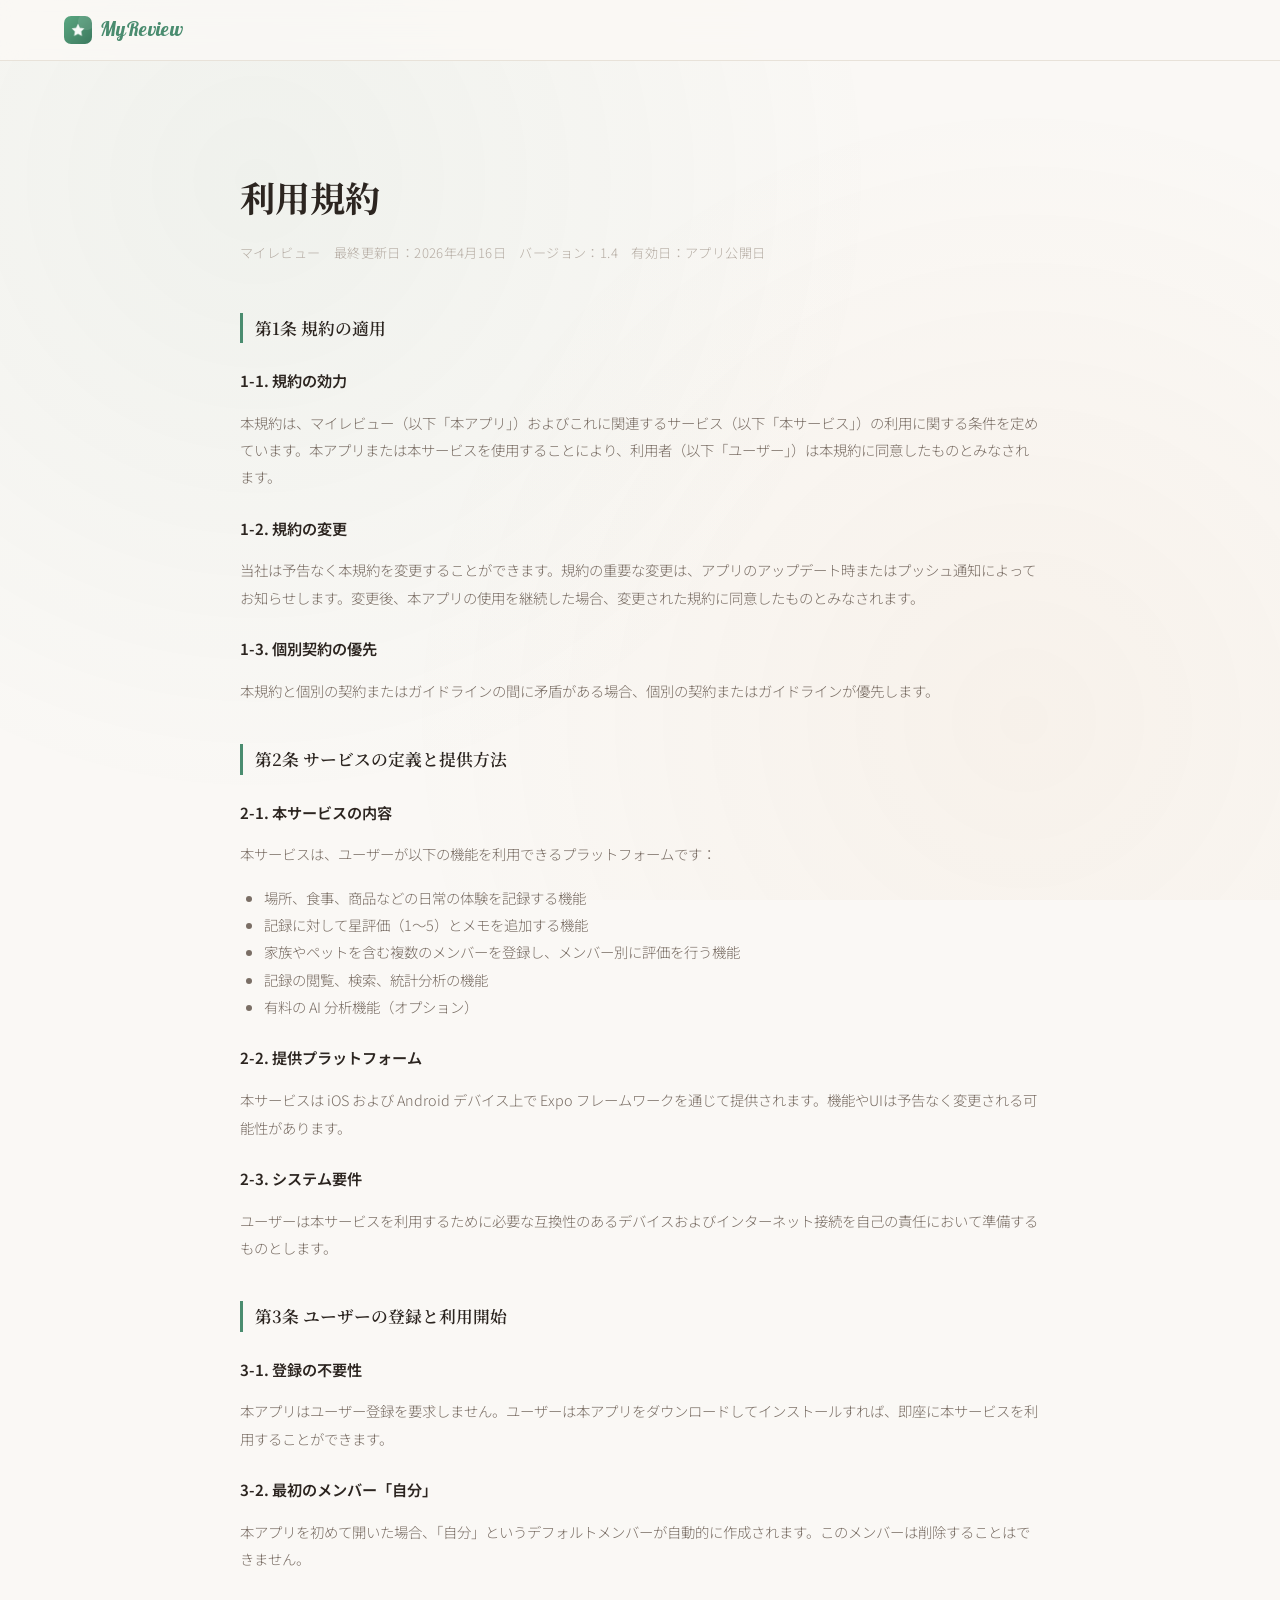
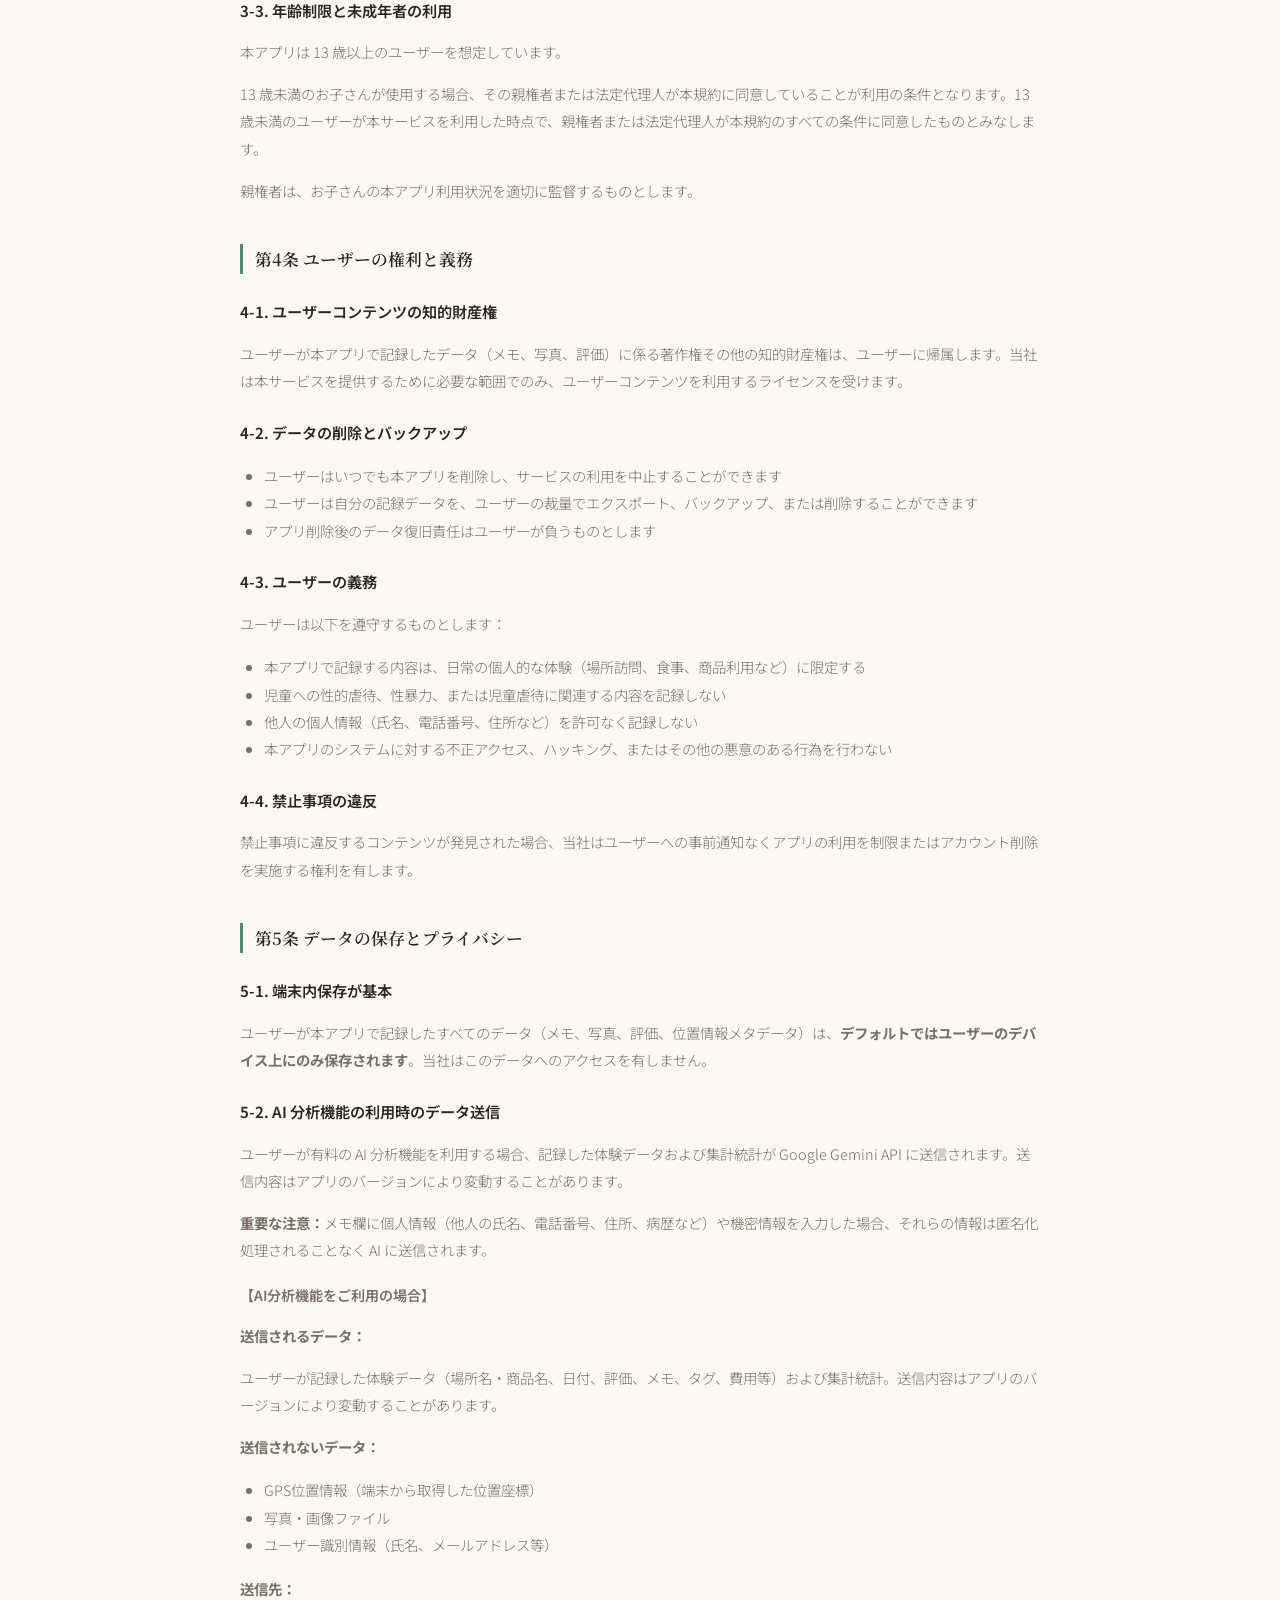
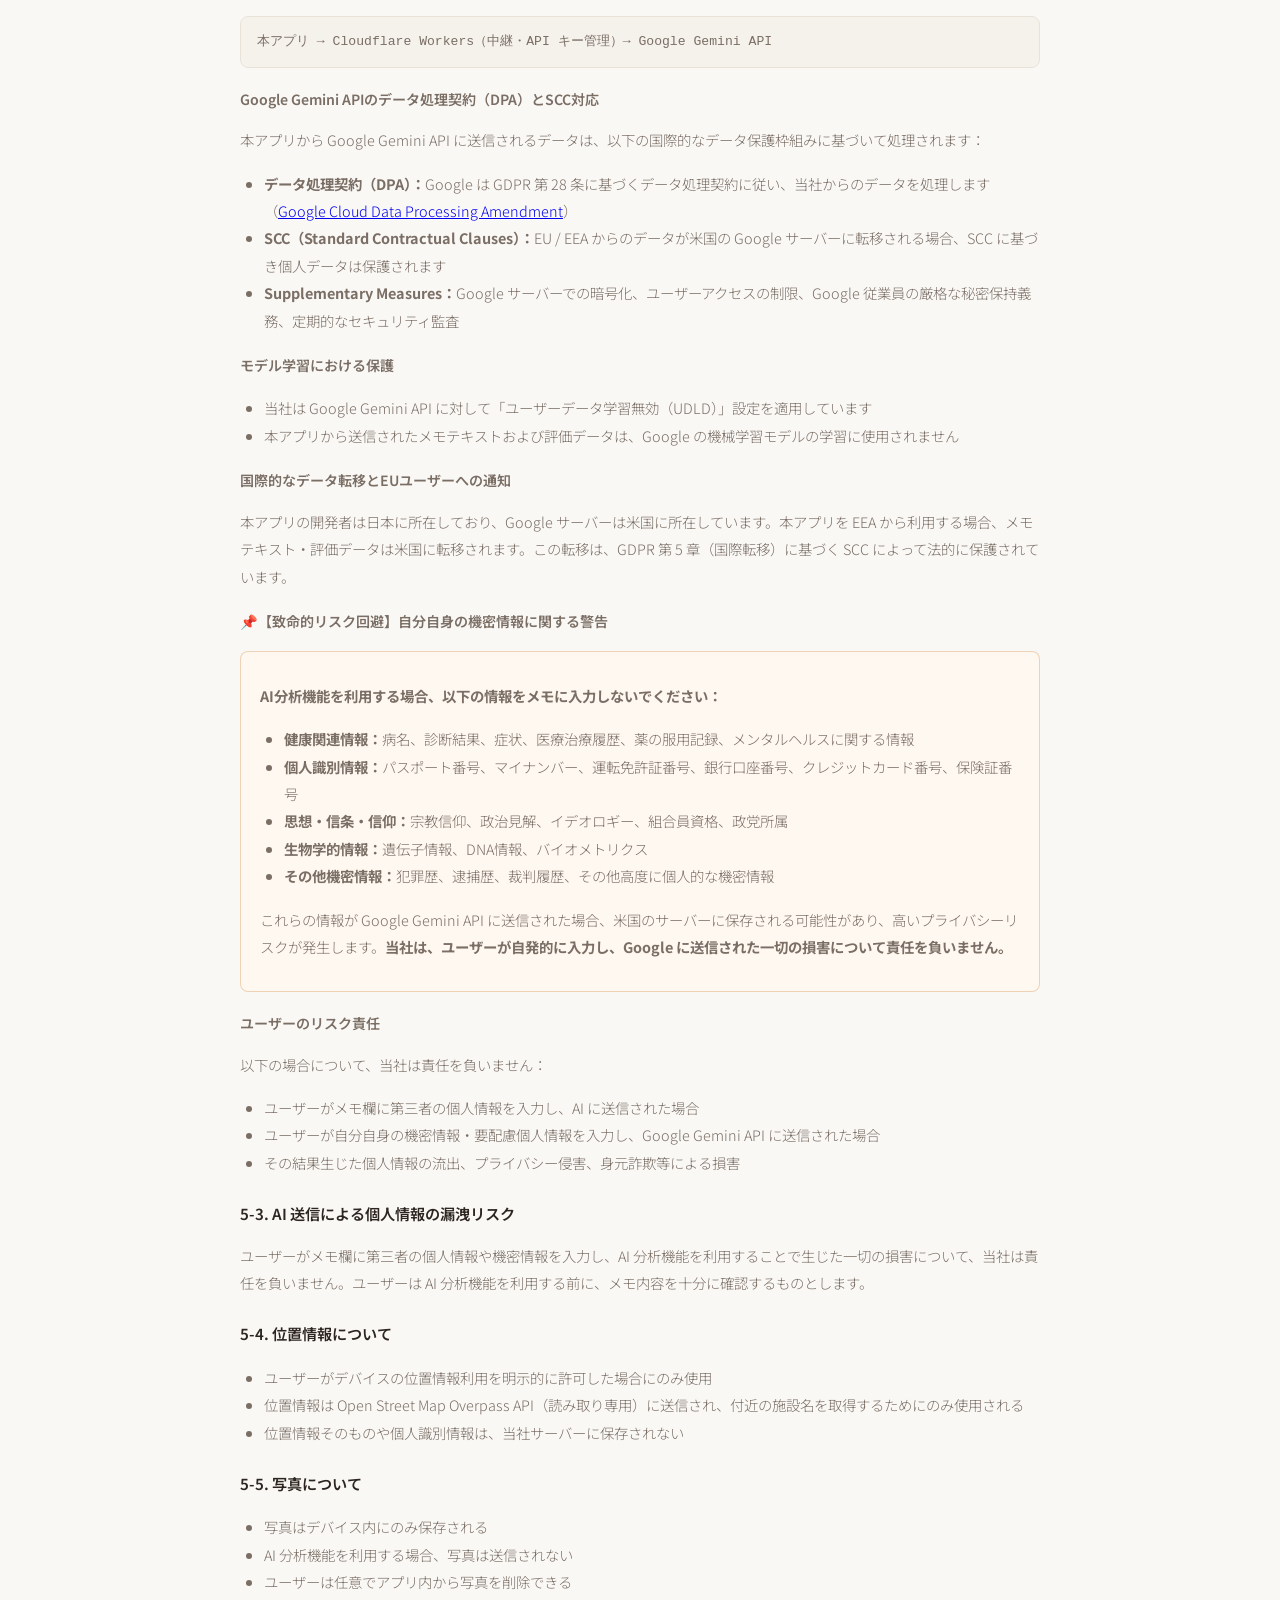
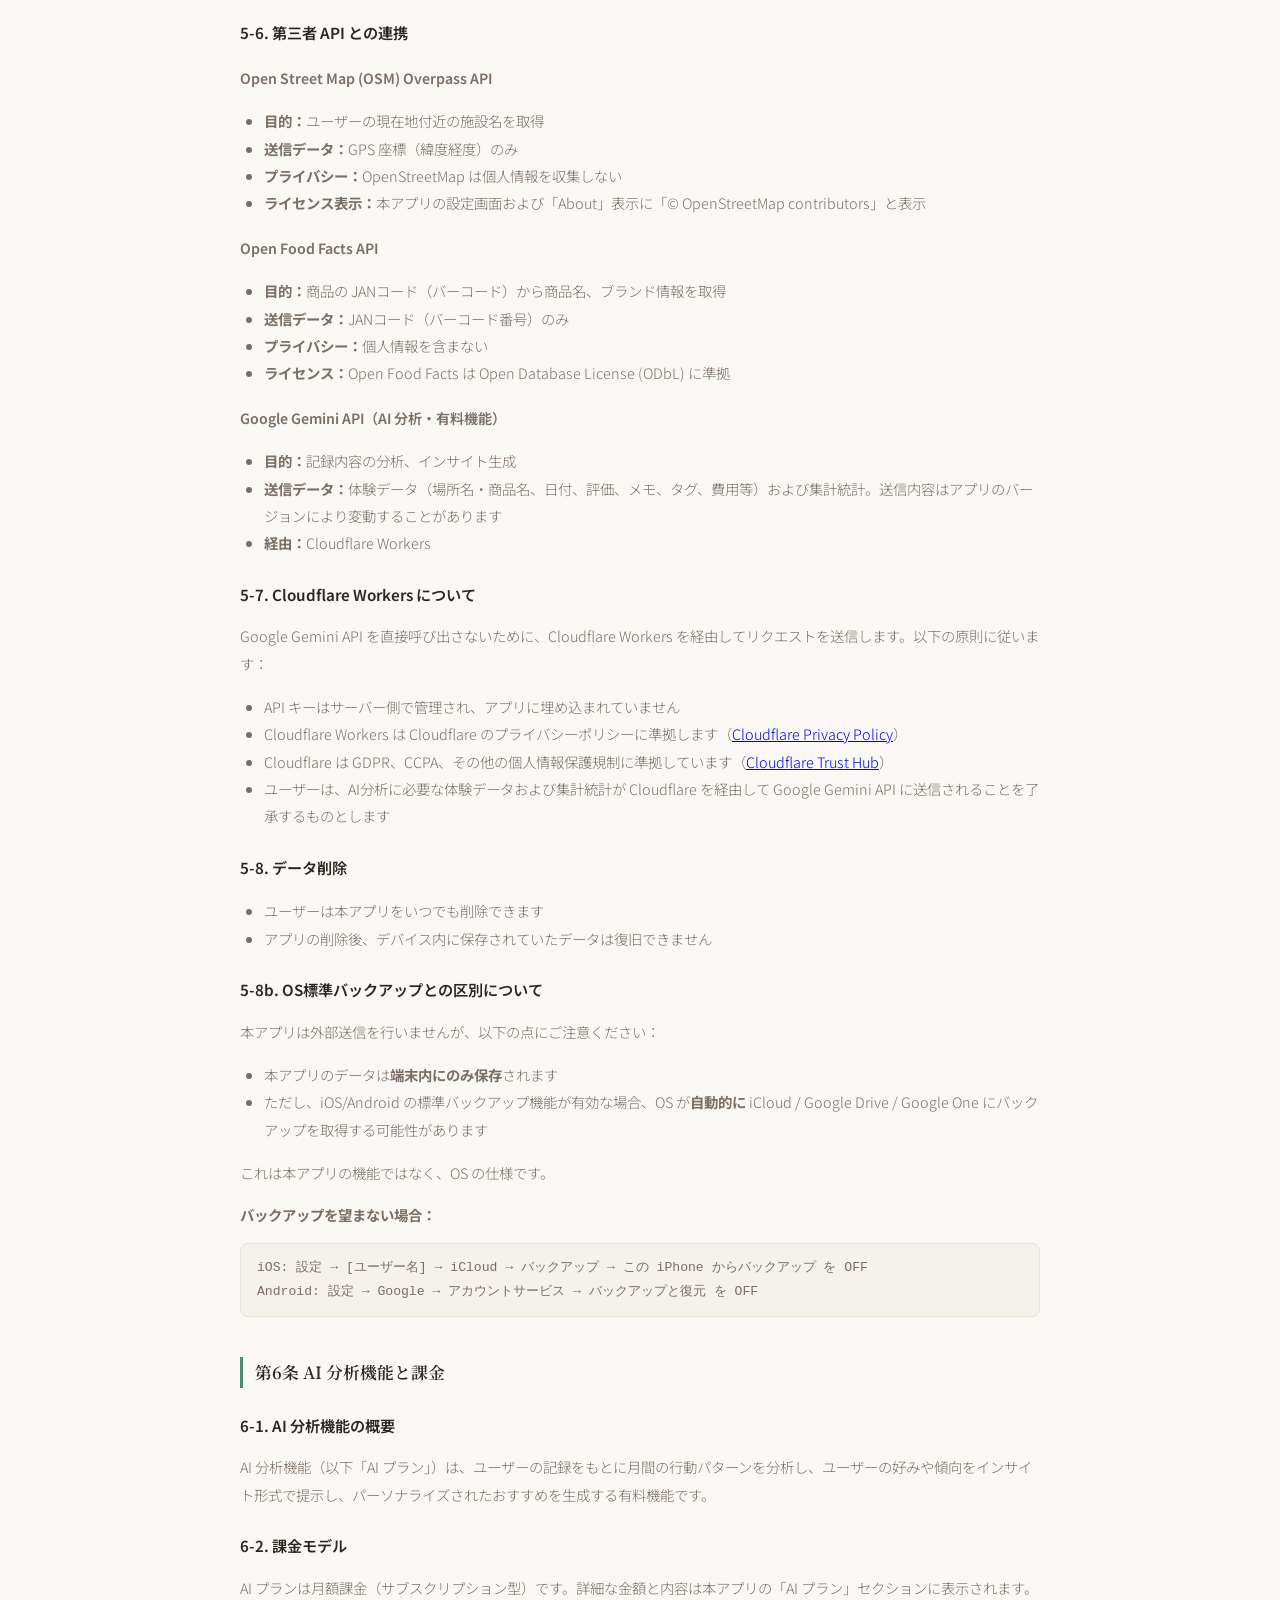
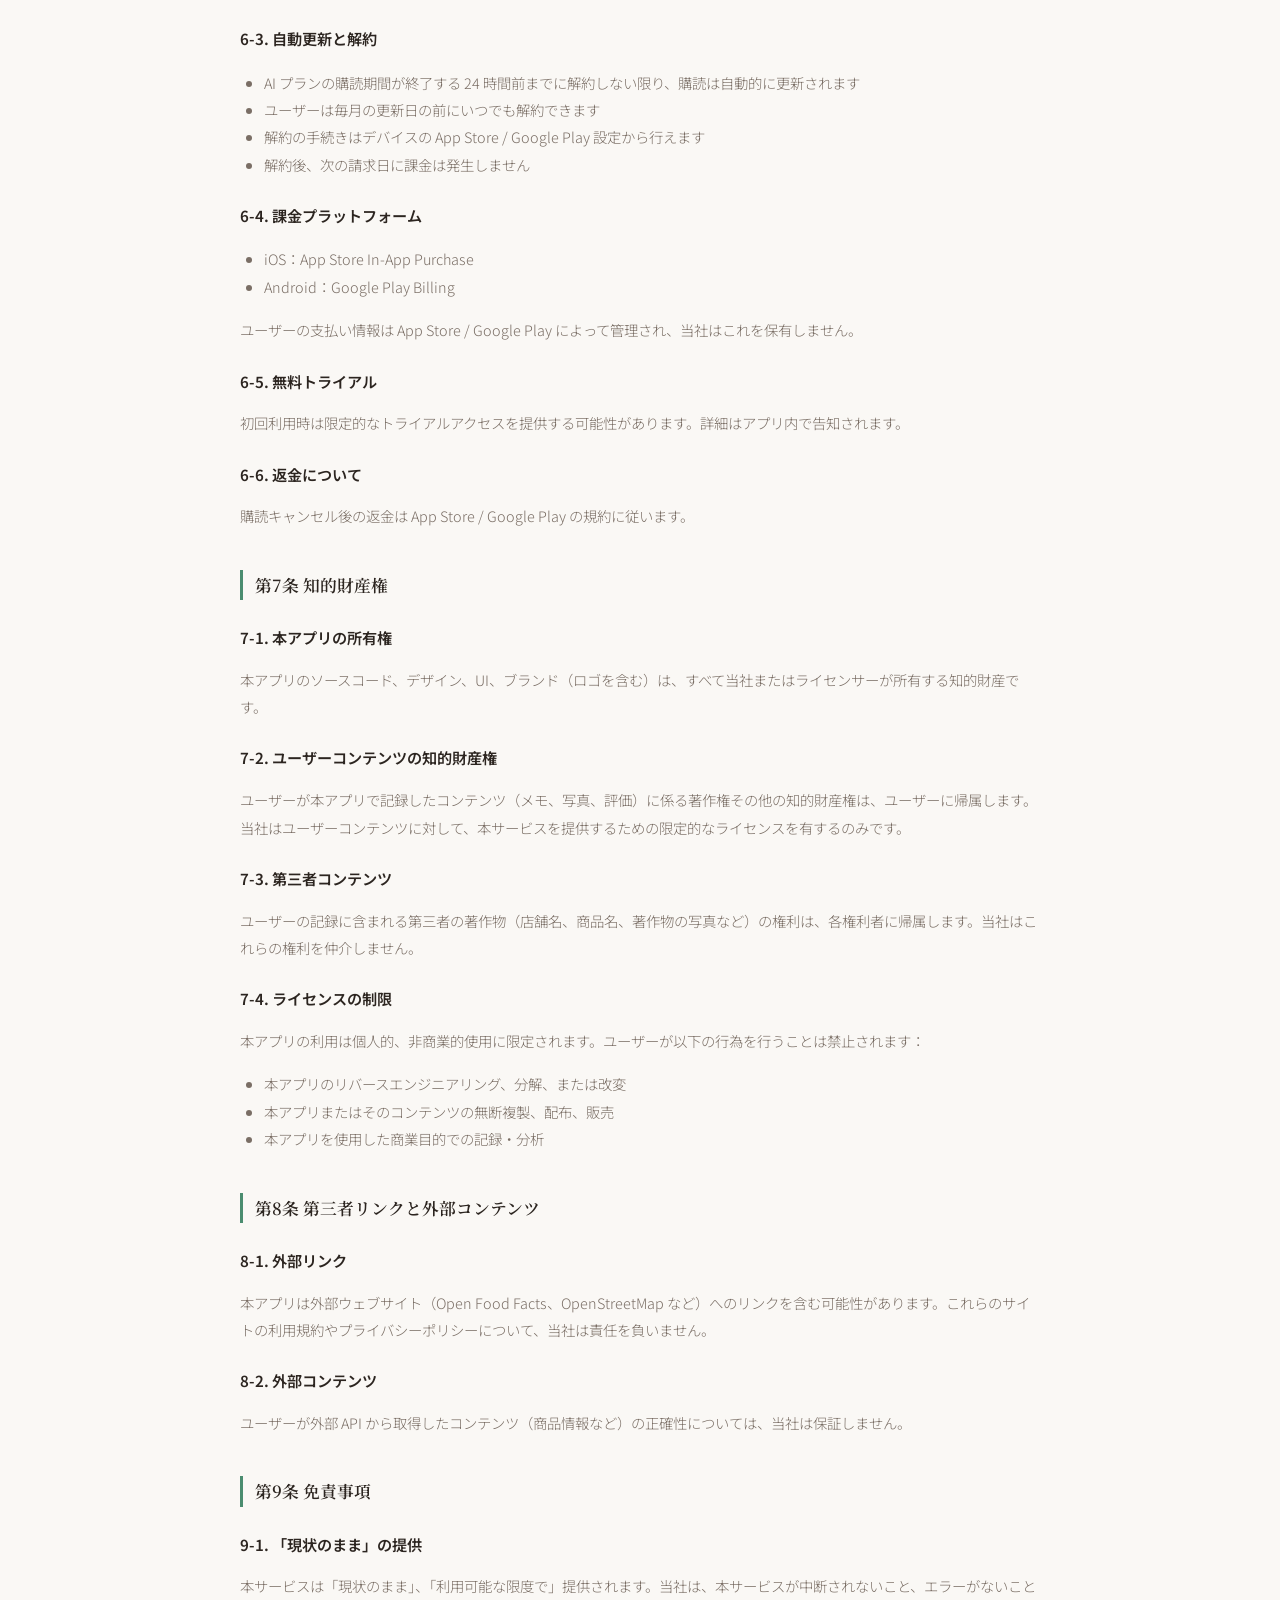
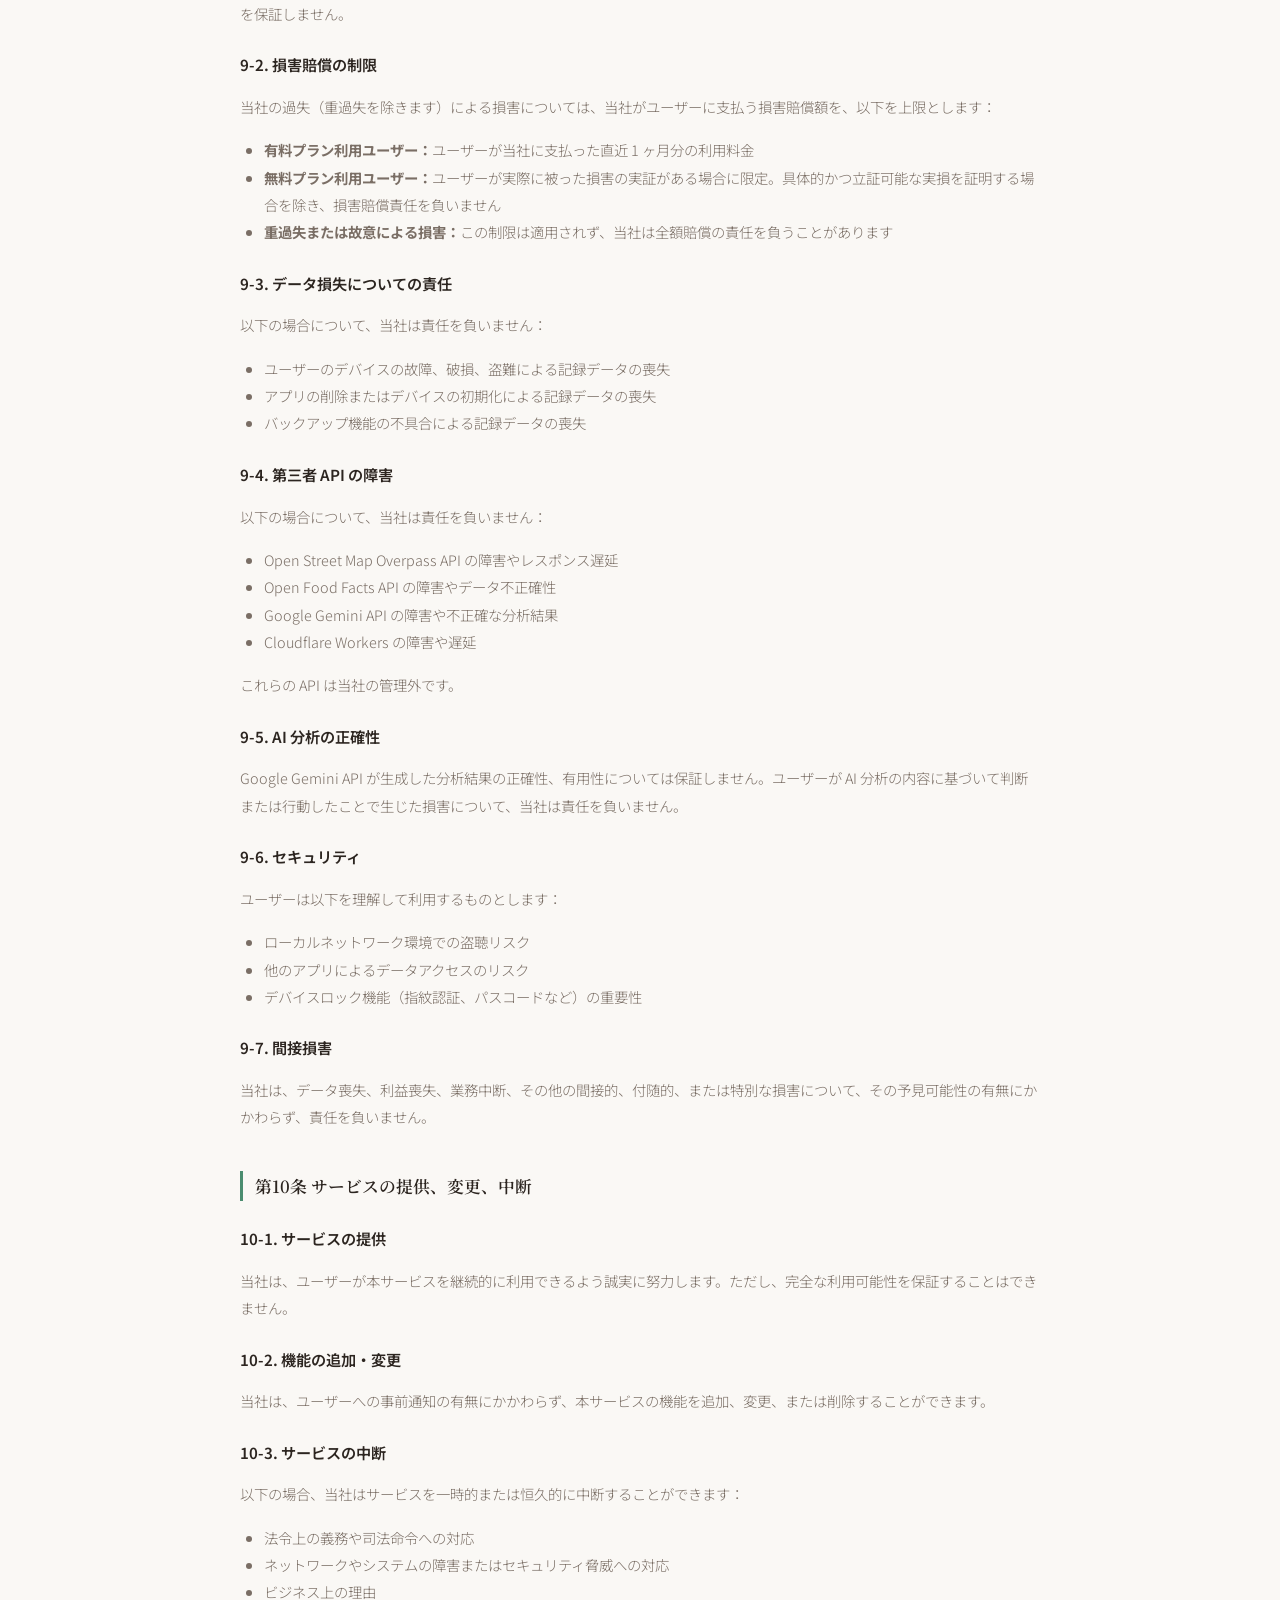
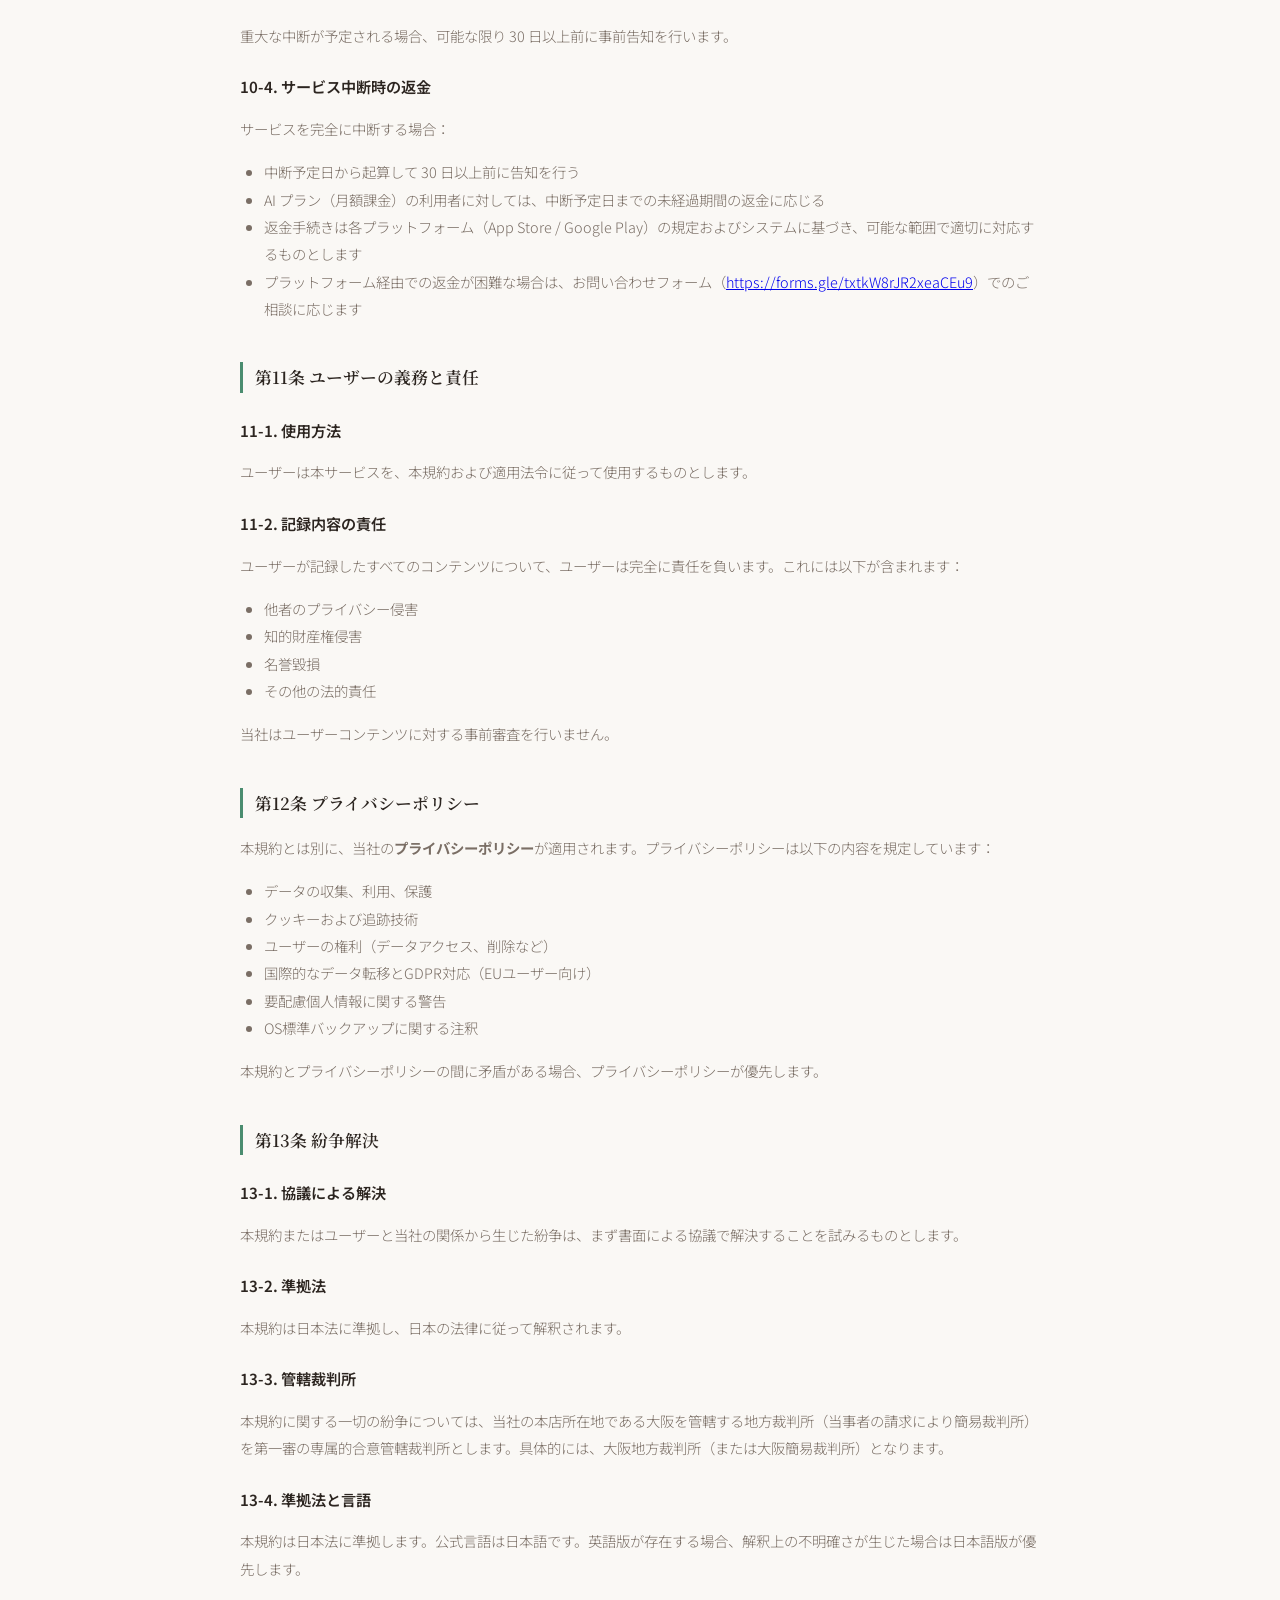
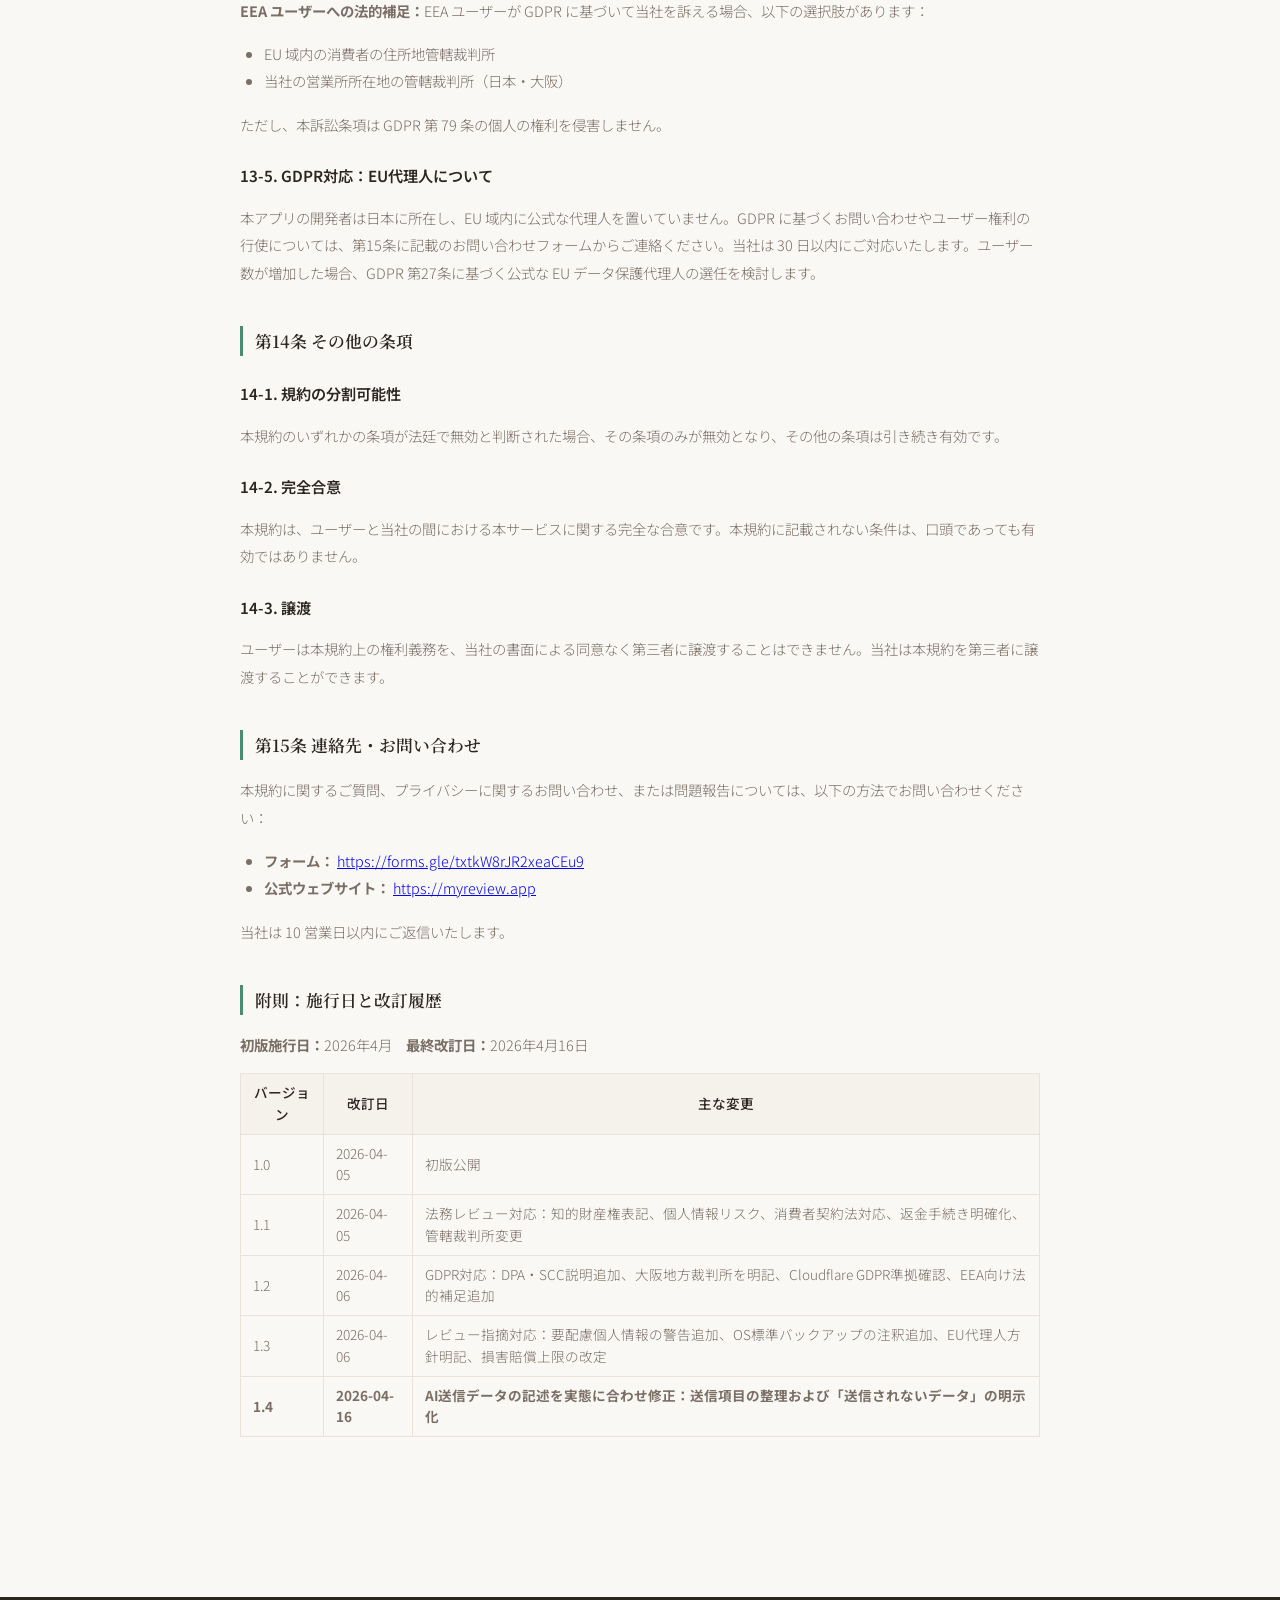
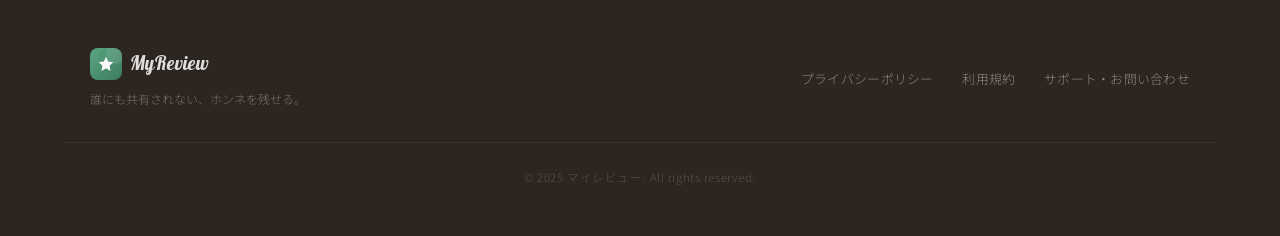
<file: docs/my-review/terms.html>
<!doctype html>
<html lang="ja">
  <head>
    <meta charset="UTF-8" />
    <meta name="viewport" content="width=device-width, initial-scale=1.0" />
    <title>利用規約 — マイレビュー</title>
    <link rel="preconnect" href="https://fonts.googleapis.com" />
    <link rel="preconnect" href="https://fonts.gstatic.com" crossorigin />
    <link rel="icon" type="image/png" href="icon.png" />
    <link rel="apple-touch-icon" href="icon.png" />
    <link
      href="https://fonts.googleapis.com/css2?family=Galada&family=Noto+Serif+JP:wght@400;600;700&family=Noto+Sans+JP:wght@300;400;500&display=swap"
      rel="stylesheet"
    />
    <link
      href="https://fonts.googleapis.com/css2?family=Material+Symbols+Rounded:opsz,wght,FILL,GRAD@20..48,100..700,0..1,-50..200"
      rel="stylesheet"
    />
    <link rel="stylesheet" href="./style.css" />
  </head>

  <body>
    <!-- ナビ -->
    <nav>
      <a href="./index.html" class="nav-logo">
        <img src="icon.png" alt="マイレビューアイコン" />
        <span class="brand-galada">MyReview</span>
      </a>
    </nav>

    <main class="legal-container">
      <h1 class="legal-title">利用規約</h1>
      <p class="legal-updated">
        マイレビュー　最終更新日：2026年4月16日　バージョン：1.4　有効日：アプリ公開日
      </p>
      <div class="legal-section">
        <h2>第1条 規約の適用</h2>
        <h3>1-1. 規約の効力</h3>
        <p>
          本規約は、マイレビュー（以下「本アプリ」）およびこれに関連するサービス（以下「本サービス」）の利用に関する条件を定めています。本アプリまたは本サービスを使用することにより、利用者（以下「ユーザー」）は本規約に同意したものとみなされます。
        </p>
        <h3>1-2. 規約の変更</h3>
        <p>
          当社は予告なく本規約を変更することができます。規約の重要な変更は、アプリのアップデート時またはプッシュ通知によってお知らせします。変更後、本アプリの使用を継続した場合、変更された規約に同意したものとみなされます。
        </p>
        <h3>1-3. 個別契約の優先</h3>
        <p>
          本規約と個別の契約またはガイドラインの間に矛盾がある場合、個別の契約またはガイドラインが優先します。
        </p>
      </div>

      <div class="legal-section">
        <h2>第2条 サービスの定義と提供方法</h2>
        <h3>2-1. 本サービスの内容</h3>
        <p>
          本サービスは、ユーザーが以下の機能を利用できるプラットフォームです：
        </p>
        <ul>
          <li>場所、食事、商品などの日常の体験を記録する機能</li>
          <li>記録に対して星評価（1〜5）とメモを追加する機能</li>
          <li>
            家族やペットを含む複数のメンバーを登録し、メンバー別に評価を行う機能
          </li>
          <li>記録の閲覧、検索、統計分析の機能</li>
          <li>有料の AI 分析機能（オプション）</li>
        </ul>
        <h3>2-2. 提供プラットフォーム</h3>
        <p>
          本サービスは iOS および Android デバイス上で Expo
          フレームワークを通じて提供されます。機能やUIは予告なく変更される可能性があります。
        </p>
        <h3>2-3. システム要件</h3>
        <p>
          ユーザーは本サービスを利用するために必要な互換性のあるデバイスおよびインターネット接続を自己の責任において準備するものとします。
        </p>
      </div>

      <div class="legal-section">
        <h2>第3条 ユーザーの登録と利用開始</h2>
        <h3>3-1. 登録の不要性</h3>
        <p>
          本アプリはユーザー登録を要求しません。ユーザーは本アプリをダウンロードしてインストールすれば、即座に本サービスを利用することができます。
        </p>
        <h3>3-2. 最初のメンバー「自分」</h3>
        <p>
          本アプリを初めて開いた場合、「自分」というデフォルトメンバーが自動的に作成されます。このメンバーは削除することはできません。
        </p>
        <h3>3-3. 年齢制限と未成年者の利用</h3>
        <p>本アプリは 13 歳以上のユーザーを想定しています。</p>
        <p>
          13
          歳未満のお子さんが使用する場合、その親権者または法定代理人が本規約に同意していることが利用の条件となります。13
          歳未満のユーザーが本サービスを利用した時点で、親権者または法定代理人が本規約のすべての条件に同意したものとみなします。
        </p>
        <p>
          親権者は、お子さんの本アプリ利用状況を適切に監督するものとします。
        </p>
      </div>

      <div class="legal-section">
        <h2>第4条 ユーザーの権利と義務</h2>
        <h3>4-1. ユーザーコンテンツの知的財産権</h3>
        <p>
          ユーザーが本アプリで記録したデータ（メモ、写真、評価）に係る著作権その他の知的財産権は、ユーザーに帰属します。当社は本サービスを提供するために必要な範囲でのみ、ユーザーコンテンツを利用するライセンスを受けます。
        </p>
        <h3>4-2. データの削除とバックアップ</h3>
        <ul>
          <li>
            ユーザーはいつでも本アプリを削除し、サービスの利用を中止することができます
          </li>
          <li>
            ユーザーは自分の記録データを、ユーザーの裁量でエクスポート、バックアップ、または削除することができます
          </li>
          <li>アプリ削除後のデータ復旧責任はユーザーが負うものとします</li>
        </ul>
        <h3>4-3. ユーザーの義務</h3>
        <p>ユーザーは以下を遵守するものとします：</p>
        <ul>
          <li>
            本アプリで記録する内容は、日常の個人的な体験（場所訪問、食事、商品利用など）に限定する
          </li>
          <li>
            児童への性的虐待、性暴力、または児童虐待に関連する内容を記録しない
          </li>
          <li>
            他人の個人情報（氏名、電話番号、住所など）を許可なく記録しない
          </li>
          <li>
            本アプリのシステムに対する不正アクセス、ハッキング、またはその他の悪意のある行為を行わない
          </li>
        </ul>
        <h3>4-4. 禁止事項の違反</h3>
        <p>
          禁止事項に違反するコンテンツが発見された場合、当社はユーザーへの事前通知なくアプリの利用を制限またはアカウント削除を実施する権利を有します。
        </p>
      </div>

      <div class="legal-section">
        <h2>第5条 データの保存とプライバシー</h2>
        <h3>5-1. 端末内保存が基本</h3>
        <p>
          ユーザーが本アプリで記録したすべてのデータ（メモ、写真、評価、位置情報メタデータ）は、<strong>デフォルトではユーザーのデバイス上にのみ保存されます</strong>。当社はこのデータへのアクセスを有しません。
        </p>
        <h3>5-2. AI 分析機能の利用時のデータ送信</h3>
        <p>
          ユーザーが有料の AI
          分析機能を利用する場合、記録した体験データおよび集計統計が
          Google Gemini API に送信されます。送信内容はアプリのバージョンにより変動することがあります。
        </p>
        <p>
          <strong>重要な注意：</strong
          >メモ欄に個人情報（他人の氏名、電話番号、住所、病歴など）や機密情報を入力した場合、それらの情報は匿名化処理されることなく
          AI に送信されます。
        </p>
        <h4>【AI分析機能をご利用の場合】</h4>
        <p><strong>送信されるデータ：</strong></p>
        <p>ユーザーが記録した体験データ（場所名・商品名、日付、評価、メモ、タグ、費用等）および集計統計。送信内容はアプリのバージョンにより変動することがあります。</p>
        <p><strong>送信されないデータ：</strong></p>
        <ul>
          <li>GPS位置情報（端末から取得した位置座標）</li>
          <li>写真・画像ファイル</li>
          <li>ユーザー識別情報（氏名、メールアドレス等）</li>
        </ul>
        <p><strong>送信先：</strong></p>
        <pre>
本アプリ → Cloudflare Workers（中継・API キー管理）→ Google Gemini API</pre
        >
        <h4>Google Gemini APIのデータ処理契約（DPA）とSCC対応</h4>
        <p>
          本アプリから Google Gemini API
          に送信されるデータは、以下の国際的なデータ保護枠組みに基づいて処理されます：
        </p>
        <ul>
          <li>
            <strong>データ処理契約（DPA）：</strong>Google は GDPR 第 28
            条に基づくデータ処理契約に従い、当社からのデータを処理します（<a
              href="https://cloud.google.com/terms/data-processing-terms"
              >Google Cloud Data Processing Amendment</a
            >）
          </li>
          <li>
            <strong>SCC（Standard Contractual Clauses）：</strong>EU / EEA
            からのデータが米国の Google サーバーに転移される場合、SCC
            に基づき個人データは保護されます
          </li>
          <li>
            <strong>Supplementary Measures：</strong>Google
            サーバーでの暗号化、ユーザーアクセスの制限、Google
            従業員の厳格な秘密保持義務、定期的なセキュリティ監査
          </li>
        </ul>
        <h4>モデル学習における保護</h4>
        <ul>
          <li>
            当社は Google Gemini API
            に対して「ユーザーデータ学習無効（UDLD）」設定を適用しています
          </li>
          <li>
            本アプリから送信されたメモテキストおよび評価データは、Google
            の機械学習モデルの学習に使用されません
          </li>
        </ul>
        <h4>国際的なデータ転移とEUユーザーへの通知</h4>
        <p>
          本アプリの開発者は日本に所在しており、Google
          サーバーは米国に所在しています。本アプリを EEA
          から利用する場合、メモテキスト・評価データは米国に転移されます。この転移は、GDPR
          第 5 章（国際転移）に基づく SCC によって法的に保護されています。
        </p>
        <h4>📌【致命的リスク回避】自分自身の機密情報に関する警告</h4>
        <div class="legal-warning">
          <p>
            <strong
              >AI分析機能を利用する場合、以下の情報をメモに入力しないでください：</strong
            >
          </p>
          <ul>
            <li>
              <strong>健康関連情報：</strong
              >病名、診断結果、症状、医療治療履歴、薬の服用記録、メンタルヘルスに関する情報
            </li>
            <li>
              <strong>個人識別情報：</strong
              >パスポート番号、マイナンバー、運転免許証番号、銀行口座番号、クレジットカード番号、保険証番号
            </li>
            <li>
              <strong>思想・信条・信仰：</strong
              >宗教信仰、政治見解、イデオロギー、組合員資格、政党所属
            </li>
            <li>
              <strong>生物学的情報：</strong
              >遺伝子情報、DNA情報、バイオメトリクス
            </li>
            <li>
              <strong>その他機密情報：</strong
              >犯罪歴、逮捕歴、裁判履歴、その他高度に個人的な機密情報
            </li>
          </ul>
          <p>
            これらの情報が Google Gemini API
            に送信された場合、米国のサーバーに保存される可能性があり、高いプライバシーリスクが発生します。<strong
              >当社は、ユーザーが自発的に入力し、Google
              に送信された一切の損害について責任を負いません。</strong
            >
          </p>
        </div>
        <h4>ユーザーのリスク責任</h4>
        <p>以下の場合について、当社は責任を負いません：</p>
        <ul>
          <li>
            ユーザーがメモ欄に第三者の個人情報を入力し、AI に送信された場合
          </li>
          <li>
            ユーザーが自分自身の機密情報・要配慮個人情報を入力し、Google Gemini
            API に送信された場合
          </li>
          <li>
            その結果生じた個人情報の流出、プライバシー侵害、身元詐欺等による損害
          </li>
        </ul>
        <h3>5-3. AI 送信による個人情報の漏洩リスク</h3>
        <p>
          ユーザーがメモ欄に第三者の個人情報や機密情報を入力し、AI
          分析機能を利用することで生じた一切の損害について、当社は責任を負いません。ユーザーは
          AI 分析機能を利用する前に、メモ内容を十分に確認するものとします。
        </p>
        <h3>5-4. 位置情報について</h3>
        <ul>
          <li>
            ユーザーがデバイスの位置情報利用を明示的に許可した場合にのみ使用
          </li>
          <li>
            位置情報は Open Street Map Overpass
            API（読み取り専用）に送信され、付近の施設名を取得するためにのみ使用される
          </li>
          <li>位置情報そのものや個人識別情報は、当社サーバーに保存されない</li>
        </ul>
        <h3>5-5. 写真について</h3>
        <ul>
          <li>写真はデバイス内にのみ保存される</li>
          <li>AI 分析機能を利用する場合、写真は送信されない</li>
          <li>ユーザーは任意でアプリ内から写真を削除できる</li>
        </ul>
        <h3>5-6. 第三者 API との連携</h3>
        <h4>Open Street Map (OSM) Overpass API</h4>
        <ul>
          <li><strong>目的：</strong>ユーザーの現在地付近の施設名を取得</li>
          <li><strong>送信データ：</strong>GPS 座標（緯度経度）のみ</li>
          <li>
            <strong>プライバシー：</strong>OpenStreetMap は個人情報を収集しない
          </li>
          <li>
            <strong>ライセンス表示：</strong
            >本アプリの設定画面および「About」表示に「© OpenStreetMap
            contributors」と表示
          </li>
        </ul>
        <h4>Open Food Facts API</h4>
        <ul>
          <li>
            <strong>目的：</strong>商品の
            JANコード（バーコード）から商品名、ブランド情報を取得
          </li>
          <li><strong>送信データ：</strong>JANコード（バーコード番号）のみ</li>
          <li><strong>プライバシー：</strong>個人情報を含まない</li>
          <li>
            <strong>ライセンス：</strong>Open Food Facts は Open Database
            License (ODbL) に準拠
          </li>
        </ul>
        <h4>Google Gemini API（AI 分析・有料機能）</h4>
        <ul>
          <li><strong>目的：</strong>記録内容の分析、インサイト生成</li>
          <li><strong>送信データ：</strong>体験データ（場所名・商品名、日付、評価、メモ、タグ、費用等）および集計統計。送信内容はアプリのバージョンにより変動することがあります</li>
          <li><strong>経由：</strong>Cloudflare Workers</li>
        </ul>
        <h3>5-7. Cloudflare Workers について</h3>
        <p>
          Google Gemini API を直接呼び出さないために、Cloudflare Workers
          を経由してリクエストを送信します。以下の原則に従います：
        </p>
        <ul>
          <li>API キーはサーバー側で管理され、アプリに埋め込まれていません</li>
          <li>
            Cloudflare Workers は Cloudflare
            のプライバシーポリシーに準拠します（<a
              href="https://www.cloudflare.com/privacy/"
              >Cloudflare Privacy Policy</a
            >）
          </li>
          <li>
            Cloudflare は
            GDPR、CCPA、その他の個人情報保護規制に準拠しています（<a
              href="https://www.cloudflare.com/trust-hub/"
              >Cloudflare Trust Hub</a
            >）
          </li>
          <li>
            ユーザーは、AI分析に必要な体験データおよび集計統計が Cloudflare を経由して Google Gemini API に送信されることを了承するものとします
          </li>
        </ul>
        <h3>5-8. データ削除</h3>
        <ul>
          <li>ユーザーは本アプリをいつでも削除できます</li>
          <li>
            アプリの削除後、デバイス内に保存されていたデータは復旧できません
          </li>
        </ul>
        <h3>5-8b. OS標準バックアップとの区別について</h3>
        <p>本アプリは外部送信を行いませんが、以下の点にご注意ください：</p>
        <ul>
          <li>本アプリのデータは<strong>端末内にのみ保存</strong>されます</li>
          <li>
            ただし、iOS/Android の標準バックアップ機能が有効な場合、OS が<strong
              >自動的に</strong
            >
            iCloud / Google Drive / Google One
            にバックアップを取得する可能性があります
          </li>
        </ul>
        <p>これは本アプリの機能ではなく、OS の仕様です。</p>
        <p><strong>バックアップを望まない場合：</strong></p>
        <pre>
iOS: 設定 → [ユーザー名] → iCloud → バックアップ → この iPhone からバックアップ を OFF
Android: 設定 → Google → アカウントサービス → バックアップと復元 を OFF</pre
        >
      </div>

      <div class="legal-section">
        <h2>第6条 AI 分析機能と課金</h2>
        <h3>6-1. AI 分析機能の概要</h3>
        <p>
          AI 分析機能（以下「AI
          プラン」）は、ユーザーの記録をもとに月間の行動パターンを分析し、ユーザーの好みや傾向をインサイト形式で提示し、パーソナライズされたおすすめを生成する有料機能です。
        </p>
        <h3>6-2. 課金モデル</h3>
        <p>
          AI
          プランは月額課金（サブスクリプション型）です。詳細な金額と内容は本アプリの「AI
          プラン」セクションに表示されます。
        </p>
        <h3>6-3. 自動更新と解約</h3>
        <ul>
          <li>
            AI プランの購読期間が終了する 24
            時間前までに解約しない限り、購読は自動的に更新されます
          </li>
          <li>ユーザーは毎月の更新日の前にいつでも解約できます</li>
          <li>
            解約の手続きはデバイスの App Store / Google Play 設定から行えます
          </li>
          <li>解約後、次の請求日に課金は発生しません</li>
        </ul>
        <h3>6-4. 課金プラットフォーム</h3>
        <ul>
          <li>iOS：App Store In-App Purchase</li>
          <li>Android：Google Play Billing</li>
        </ul>
        <p>
          ユーザーの支払い情報は App Store / Google Play
          によって管理され、当社はこれを保有しません。
        </p>
        <h3>6-5. 無料トライアル</h3>
        <p>
          初回利用時は限定的なトライアルアクセスを提供する可能性があります。詳細はアプリ内で告知されます。
        </p>
        <h3>6-6. 返金について</h3>
        <p>
          購読キャンセル後の返金は App Store / Google Play の規約に従います。
        </p>
      </div>

      <div class="legal-section">
        <h2>第7条 知的財産権</h2>
        <h3>7-1. 本アプリの所有権</h3>
        <p>
          本アプリのソースコード、デザイン、UI、ブランド（ロゴを含む）は、すべて当社またはライセンサーが所有する知的財産です。
        </p>
        <h3>7-2. ユーザーコンテンツの知的財産権</h3>
        <p>
          ユーザーが本アプリで記録したコンテンツ（メモ、写真、評価）に係る著作権その他の知的財産権は、ユーザーに帰属します。当社はユーザーコンテンツに対して、本サービスを提供するための限定的なライセンスを有するのみです。
        </p>
        <h3>7-3. 第三者コンテンツ</h3>
        <p>
          ユーザーの記録に含まれる第三者の著作物（店舗名、商品名、著作物の写真など）の権利は、各権利者に帰属します。当社はこれらの権利を仲介しません。
        </p>
        <h3>7-4. ライセンスの制限</h3>
        <p>
          本アプリの利用は個人的、非商業的使用に限定されます。ユーザーが以下の行為を行うことは禁止されます：
        </p>
        <ul>
          <li>本アプリのリバースエンジニアリング、分解、または改変</li>
          <li>本アプリまたはそのコンテンツの無断複製、配布、販売</li>
          <li>本アプリを使用した商業目的での記録・分析</li>
        </ul>
      </div>

      <div class="legal-section">
        <h2>第8条 第三者リンクと外部コンテンツ</h2>
        <h3>8-1. 外部リンク</h3>
        <p>
          本アプリは外部ウェブサイト（Open Food Facts、OpenStreetMap
          など）へのリンクを含む可能性があります。これらのサイトの利用規約やプライバシーポリシーについて、当社は責任を負いません。
        </p>
        <h3>8-2. 外部コンテンツ</h3>
        <p>
          ユーザーが外部 API
          から取得したコンテンツ（商品情報など）の正確性については、当社は保証しません。
        </p>
      </div>

      <div class="legal-section">
        <h2>第9条 免責事項</h2>
        <h3>9-1. 「現状のまま」の提供</h3>
        <p>
          本サービスは「現状のまま」、「利用可能な限度で」提供されます。当社は、本サービスが中断されないこと、エラーがないことを保証しません。
        </p>
        <h3>9-2. 損害賠償の制限</h3>
        <p>
          当社の過失（重過失を除きます）による損害については、当社がユーザーに支払う損害賠償額を、以下を上限とします：
        </p>
        <ul>
          <li>
            <strong>有料プラン利用ユーザー：</strong
            >ユーザーが当社に支払った直近 1 ヶ月分の利用料金
          </li>
          <li>
            <strong>無料プラン利用ユーザー：</strong
            >ユーザーが実際に被った損害の実証がある場合に限定。具体的かつ立証可能な実損を証明する場合を除き、損害賠償責任を負いません
          </li>
          <li>
            <strong>重過失または故意による損害：</strong
            >この制限は適用されず、当社は全額賠償の責任を負うことがあります
          </li>
        </ul>
        <h3>9-3. データ損失についての責任</h3>
        <p>以下の場合について、当社は責任を負いません：</p>
        <ul>
          <li>ユーザーのデバイスの故障、破損、盗難による記録データの喪失</li>
          <li>アプリの削除またはデバイスの初期化による記録データの喪失</li>
          <li>バックアップ機能の不具合による記録データの喪失</li>
        </ul>
        <h3>9-4. 第三者 API の障害</h3>
        <p>以下の場合について、当社は責任を負いません：</p>
        <ul>
          <li>Open Street Map Overpass API の障害やレスポンス遅延</li>
          <li>Open Food Facts API の障害やデータ不正確性</li>
          <li>Google Gemini API の障害や不正確な分析結果</li>
          <li>Cloudflare Workers の障害や遅延</li>
        </ul>
        <p>これらの API は当社の管理外です。</p>
        <h3>9-5. AI 分析の正確性</h3>
        <p>
          Google Gemini API
          が生成した分析結果の正確性、有用性については保証しません。ユーザーが
          AI
          分析の内容に基づいて判断または行動したことで生じた損害について、当社は責任を負いません。
        </p>
        <h3>9-6. セキュリティ</h3>
        <p>ユーザーは以下を理解して利用するものとします：</p>
        <ul>
          <li>ローカルネットワーク環境での盗聴リスク</li>
          <li>他のアプリによるデータアクセスのリスク</li>
          <li>デバイスロック機能（指紋認証、パスコードなど）の重要性</li>
        </ul>
        <h3>9-7. 間接損害</h3>
        <p>
          当社は、データ喪失、利益喪失、業務中断、その他の間接的、付随的、または特別な損害について、その予見可能性の有無にかかわらず、責任を負いません。
        </p>
      </div>

      <div class="legal-section">
        <h2>第10条 サービスの提供、変更、中断</h2>
        <h3>10-1. サービスの提供</h3>
        <p>
          当社は、ユーザーが本サービスを継続的に利用できるよう誠実に努力します。ただし、完全な利用可能性を保証することはできません。
        </p>
        <h3>10-2. 機能の追加・変更</h3>
        <p>
          当社は、ユーザーへの事前通知の有無にかかわらず、本サービスの機能を追加、変更、または削除することができます。
        </p>
        <h3>10-3. サービスの中断</h3>
        <p>
          以下の場合、当社はサービスを一時的または恒久的に中断することができます：
        </p>
        <ul>
          <li>法令上の義務や司法命令への対応</li>
          <li>ネットワークやシステムの障害またはセキュリティ脅威への対応</li>
          <li>ビジネス上の理由</li>
        </ul>
        <p>
          重大な中断が予定される場合、可能な限り 30
          日以上前に事前告知を行います。
        </p>
        <h3>10-4. サービス中断時の返金</h3>
        <p>サービスを完全に中断する場合：</p>
        <ul>
          <li>中断予定日から起算して 30 日以上前に告知を行う</li>
          <li>
            AI
            プラン（月額課金）の利用者に対しては、中断予定日までの未経過期間の返金に応じる
          </li>
          <li>
            返金手続きは各プラットフォーム（App Store / Google
            Play）の規定およびシステムに基づき、可能な範囲で適切に対応するものとします
          </li>
          <li>
            プラットフォーム経由での返金が困難な場合は、お問い合わせフォーム（<a
              href="https://forms.gle/txtkW8rJR2xeaCEu9" target="_blank" rel="noopener noreferrer"
              >https://forms.gle/txtkW8rJR2xeaCEu9</a
            >）でのご相談に応じます
          </li>
        </ul>
      </div>

      <div class="legal-section">
        <h2>第11条 ユーザーの義務と責任</h2>
        <h3>11-1. 使用方法</h3>
        <p>
          ユーザーは本サービスを、本規約および適用法令に従って使用するものとします。
        </p>
        <h3>11-2. 記録内容の責任</h3>
        <p>
          ユーザーが記録したすべてのコンテンツについて、ユーザーは完全に責任を負います。これには以下が含まれます：
        </p>
        <ul>
          <li>他者のプライバシー侵害</li>
          <li>知的財産権侵害</li>
          <li>名誉毀損</li>
          <li>その他の法的責任</li>
        </ul>
        <p>当社はユーザーコンテンツに対する事前審査を行いません。</p>
      </div>

      <div class="legal-section">
        <h2>第12条 プライバシーポリシー</h2>
        <p>
          本規約とは別に、当社の<strong>プライバシーポリシー</strong>が適用されます。プライバシーポリシーは以下の内容を規定しています：
        </p>
        <ul>
          <li>データの収集、利用、保護</li>
          <li>クッキーおよび追跡技術</li>
          <li>ユーザーの権利（データアクセス、削除など）</li>
          <li>国際的なデータ転移とGDPR対応（EUユーザー向け）</li>
          <li>要配慮個人情報に関する警告</li>
          <li>OS標準バックアップに関する注釈</li>
        </ul>
        <p>
          本規約とプライバシーポリシーの間に矛盾がある場合、プライバシーポリシーが優先します。
        </p>
      </div>

      <div class="legal-section">
        <h2>第13条 紛争解決</h2>
        <h3>13-1. 協議による解決</h3>
        <p>
          本規約またはユーザーと当社の関係から生じた紛争は、まず書面による協議で解決することを試みるものとします。
        </p>
        <h3>13-2. 準拠法</h3>
        <p>本規約は日本法に準拠し、日本の法律に従って解釈されます。</p>
        <h3>13-3. 管轄裁判所</h3>
        <p>
          本規約に関する一切の紛争については、当社の本店所在地である大阪を管轄する地方裁判所（当事者の請求により簡易裁判所）を第一審の専属的合意管轄裁判所とします。具体的には、大阪地方裁判所（または大阪簡易裁判所）となります。
        </p>
        <h3>13-4. 準拠法と言語</h3>
        <p>
          本規約は日本法に準拠します。公式言語は日本語です。英語版が存在する場合、解釈上の不明確さが生じた場合は日本語版が優先します。
        </p>
        <p>
          <strong>EEA ユーザーへの法的補足：</strong>EEA ユーザーが GDPR
          に基づいて当社を訴える場合、以下の選択肢があります：
        </p>
        <ul>
          <li>EU 域内の消費者の住所地管轄裁判所</li>
          <li>当社の営業所所在地の管轄裁判所（日本・大阪）</li>
        </ul>
        <p>ただし、本訴訟条項は GDPR 第 79 条の個人の権利を侵害しません。</p>
        <h3>13-5. GDPR対応：EU代理人について</h3>
        <p>
          本アプリの開発者は日本に所在し、EU
          域内に公式な代理人を置いていません。GDPR
          に基づくお問い合わせやユーザー権利の行使については、第15条に記載のお問い合わせフォームからご連絡ください。当社は
          30 日以内にご対応いたします。ユーザー数が増加した場合、GDPR
          第27条に基づく公式な EU データ保護代理人の選任を検討します。
        </p>
      </div>

      <div class="legal-section">
        <h2>第14条 その他の条項</h2>
        <h3>14-1. 規約の分割可能性</h3>
        <p>
          本規約のいずれかの条項が法廷で無効と判断された場合、その条項のみが無効となり、その他の条項は引き続き有効です。
        </p>
        <h3>14-2. 完全合意</h3>
        <p>
          本規約は、ユーザーと当社の間における本サービスに関する完全な合意です。本規約に記載されない条件は、口頭であっても有効ではありません。
        </p>
        <h3>14-3. 譲渡</h3>
        <p>
          ユーザーは本規約上の権利義務を、当社の書面による同意なく第三者に譲渡することはできません。当社は本規約を第三者に譲渡することができます。
        </p>
      </div>

      <div class="legal-section">
        <h2>第15条 連絡先・お問い合わせ</h2>
        <p>
          本規約に関するご質問、プライバシーに関するお問い合わせ、または問題報告については、以下の方法でお問い合わせください：
        </p>
        <ul>
          <li>
            <strong>フォーム：</strong>
            <a href="https://forms.gle/txtkW8rJR2xeaCEu9" target="_blank" rel="noopener noreferrer">https://forms.gle/txtkW8rJR2xeaCEu9</a>
          </li>
          <li>
            <strong>公式ウェブサイト：</strong>
            <a href="https://myreview.app">https://myreview.app</a>
          </li>
        </ul>
        <p>当社は 10 営業日以内にご返信いたします。</p>
      </div>

      <div class="legal-section">
        <h2>附則：施行日と改訂履歴</h2>
        <p>
          <strong>初版施行日：</strong
          >2026年4月　<strong>最終改訂日：</strong>2026年4月16日
        </p>
        <table>
          <thead>
            <tr>
              <th>バージョン</th>
              <th>改訂日</th>
              <th>主な変更</th>
            </tr>
          </thead>
          <tbody>
            <tr>
              <td>1.0</td>
              <td>2026-04-05</td>
              <td>初版公開</td>
            </tr>
            <tr>
              <td>1.1</td>
              <td>2026-04-05</td>
              <td>
                法務レビュー対応：知的財産権表記、個人情報リスク、消費者契約法対応、返金手続き明確化、管轄裁判所変更
              </td>
            </tr>
            <tr>
              <td>1.2</td>
              <td>2026-04-06</td>
              <td>
                GDPR対応：DPA・SCC説明追加、大阪地方裁判所を明記、Cloudflare
                GDPR準拠確認、EEA向け法的補足追加
              </td>
            </tr>
            <tr>
              <td>1.3</td>
              <td>2026-04-06</td>
              <td>
                レビュー指摘対応：要配慮個人情報の警告追加、OS標準バックアップの注釈追加、EU代理人方針明記、損害賠償上限の改定
              </td>
            </tr>
            <tr>
              <td><strong>1.4</strong></td>
              <td><strong>2026-04-16</strong></td>
              <td>
                <strong>AI送信データの記述を実態に合わせ修正：送信項目の整理および「送信されないデータ」の明示化</strong>
              </td>
            </tr>
          </tbody>
        </table>
      </div>
    </main>

    <!-- フッター -->
    <footer>
      <div class="footer-inner">
        <div>
          <div
            class="footer-brand"
            style="display: flex; align-items: center; gap: 0.5rem"
          >
            <img
              src="icon.png"
              alt=""
              style="width: 32px; height: 32px; border-radius: 8px"
            />
            <span
              class="brand-galada"
              style="font-size: 1.2rem; color: rgba(255, 255, 255, 0.85)"
              >MyReview</span
            >
          </div>
          <div class="footer-tagline">誰にも共有されない、ホンネを残せる。</div>
        </div>
        <ul class="footer-links">
          <li><a href="./privacy.html">プライバシーポリシー</a></li>
          <li><a href="./terms.html">利用規約</a></li>
          <li>
            <a href="https://forms.gle/txtkW8rJR2xeaCEu9" target="_blank" rel="noopener noreferrer">サポート・お問い合わせ</a>
          </li>
        </ul>
      </div>
      <div class="footer-copy">© 2025 マイレビュー. All rights reserved.</div>
    </footer>
  </body>
</html>
</file>
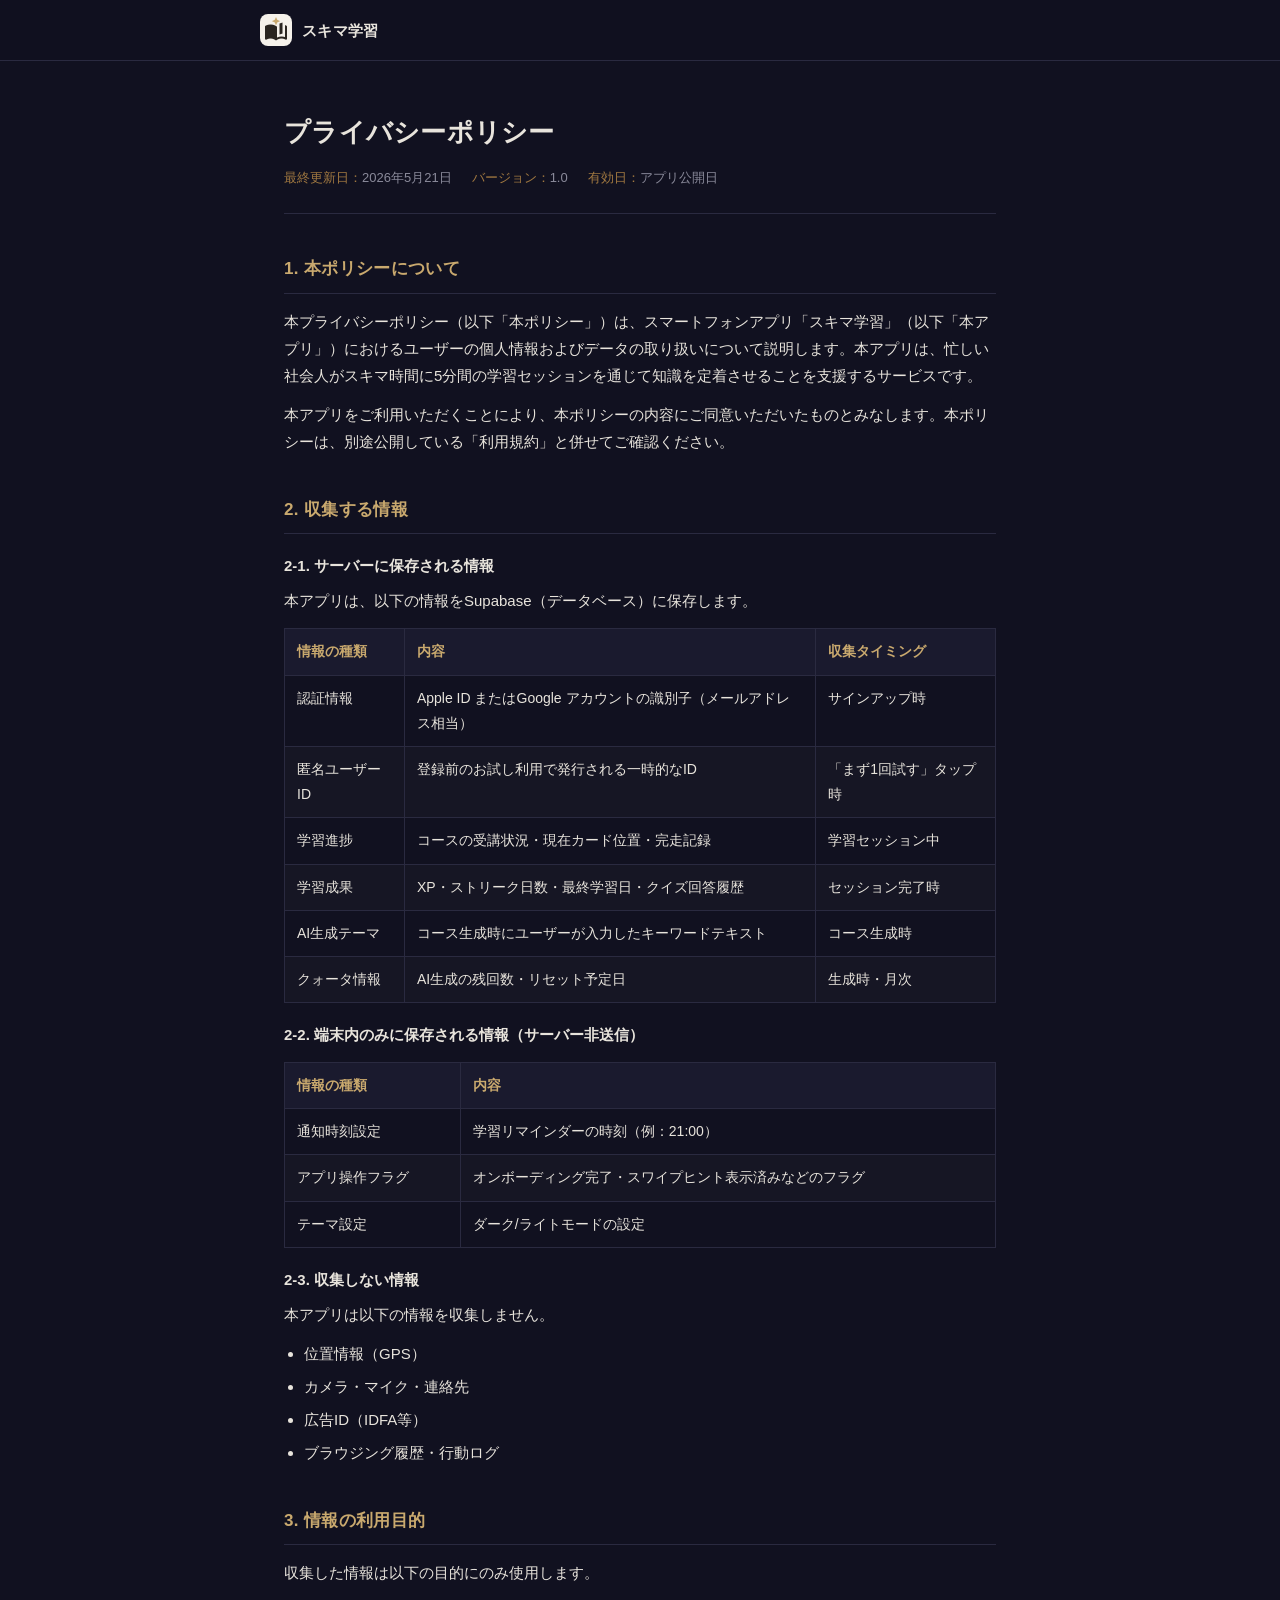
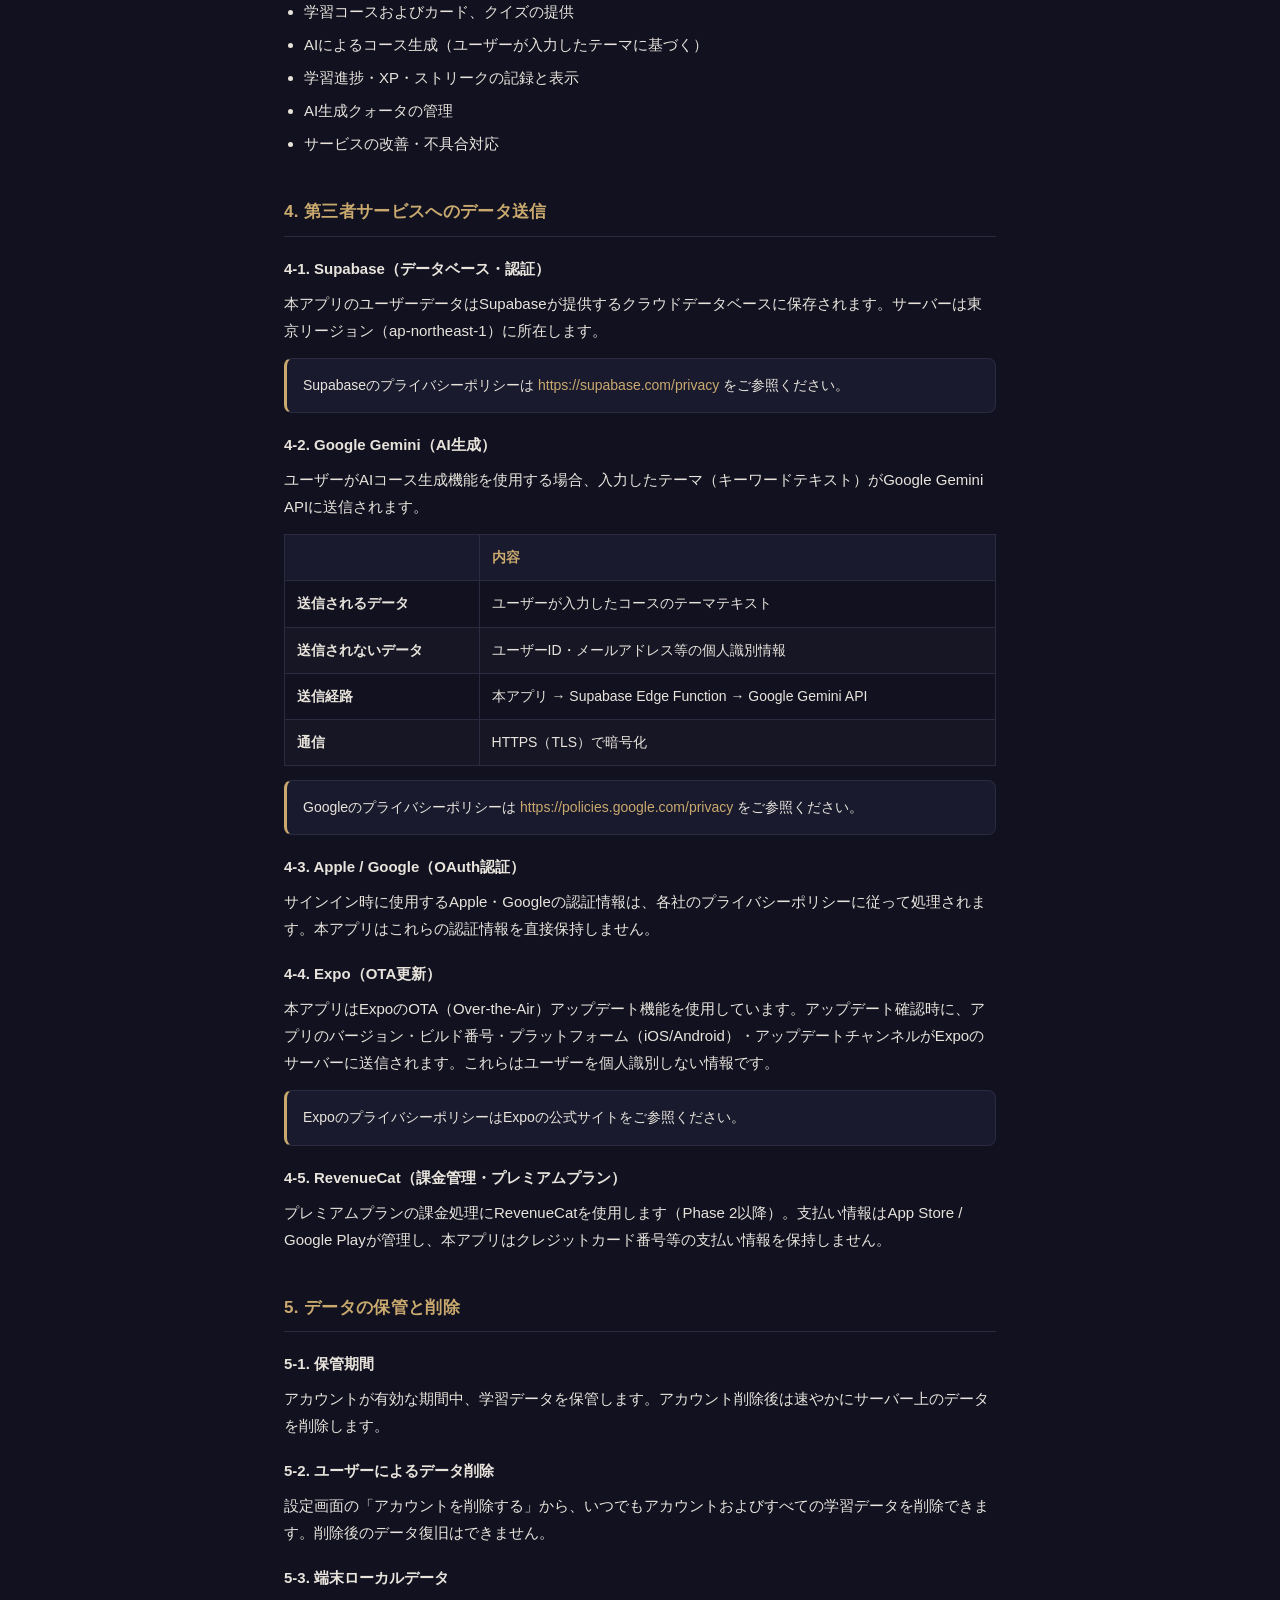
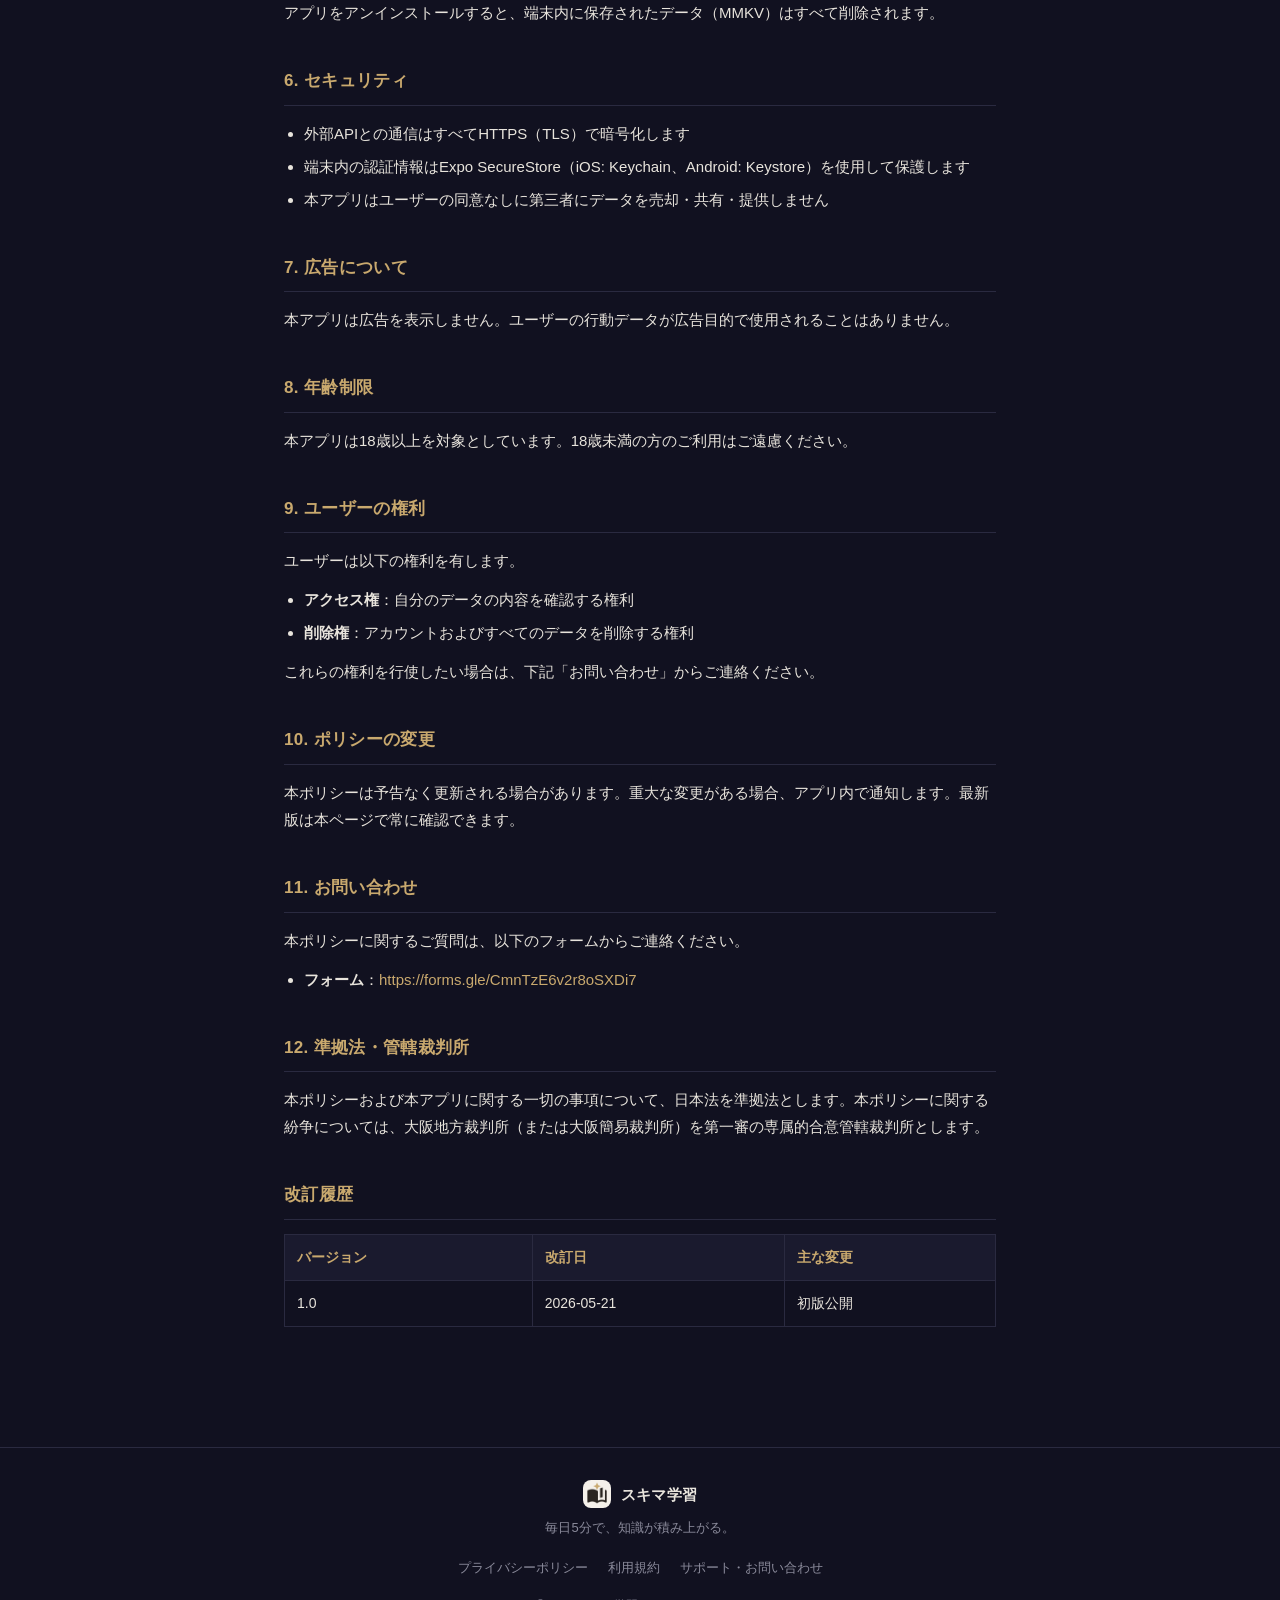
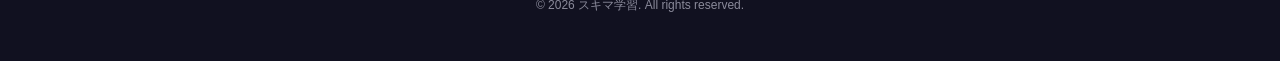
<file: docs/sukima-study/privacy.html>
<!doctype html>
<html lang="ja">
  <head>
    <meta charset="UTF-8" />
    <meta name="viewport" content="width=device-width, initial-scale=1.0" />
    <title>プライバシーポリシー — スキマ学習</title>
    <style>
      :root {
        --bg: #111120;
        --surface: #1a1a2e;
        --border: #2a2a40;
        --gold: #c9a96e;
        --gold-dim: #a07840;
        --text: #e8e4dc;
        --muted: #8a8a9a;
        --radius: 8px;
      }

      *,
      *::before,
      *::after {
        box-sizing: border-box;
        margin: 0;
        padding: 0;
      }

      body {
        background: var(--bg);
        color: var(--text);
        font-family:
          "Hiragino Sans", "Hiragino Kaku Gothic ProN", "Noto Sans JP",
          sans-serif;
        font-size: 15px;
        line-height: 1.8;
        -webkit-text-size-adjust: 100%;
      }

      /* ── Header ── */
      header {
        position: sticky;
        top: 0;
        z-index: 100;
        background: rgba(17, 17, 32, 0.92);
        backdrop-filter: blur(12px);
        -webkit-backdrop-filter: blur(12px);
        border-bottom: 1px solid var(--border);
        padding: 14px 24px;
      }
      .header-inner {
        max-width: 760px;
        margin: 0 auto;
        display: flex;
        align-items: center;
        gap: 10px;
      }
      .logo-mark {
        width: 32px;
        height: 32px;
        border-radius: 8px;
        flex-shrink: 0;
        object-fit: cover;
        display: block;
      }
      .logo-text {
        font-size: 15px;
        font-weight: 600;
        color: var(--text);
        text-decoration: none;
        letter-spacing: 0.02em;
      }
      .logo-text:hover {
        color: var(--gold);
      }

      /* ── Layout ── */
      main {
        max-width: 760px;
        margin: 0 auto;
        padding: 48px 24px 80px;
      }

      /* ── Page title ── */
      .page-header {
        margin-bottom: 40px;
        padding-bottom: 24px;
        border-bottom: 1px solid var(--border);
      }
      .page-header h1 {
        font-size: 26px;
        font-weight: 700;
        color: var(--text);
        letter-spacing: 0.01em;
        margin-bottom: 10px;
      }
      .page-meta {
        display: flex;
        flex-wrap: wrap;
        gap: 8px 20px;
        font-size: 13px;
        color: var(--muted);
      }
      .page-meta span::before {
        content: attr(data-label) "：";
        color: var(--gold-dim);
      }

      /* ── Sections ── */
      section {
        margin-bottom: 40px;
      }
      h2 {
        font-size: 17px;
        font-weight: 700;
        color: var(--gold);
        margin-bottom: 14px;
        padding-bottom: 8px;
        border-bottom: 1px solid var(--border);
        letter-spacing: 0.02em;
      }
      h3 {
        font-size: 15px;
        font-weight: 600;
        color: var(--text);
        margin: 18px 0 8px;
      }
      p {
        margin-bottom: 12px;
        color: var(--text);
      }
      ul,
      ol {
        padding-left: 20px;
        margin-bottom: 12px;
      }
      li {
        margin-bottom: 6px;
        color: var(--text);
      }
      a {
        color: var(--gold);
        text-decoration: none;
      }
      a:hover {
        text-decoration: underline;
      }
      strong {
        color: var(--text);
        font-weight: 600;
      }

      /* ── Info table ── */
      .data-table {
        width: 100%;
        border-collapse: collapse;
        margin: 14px 0;
        font-size: 14px;
      }
      .data-table th,
      .data-table td {
        padding: 10px 12px;
        text-align: left;
        border: 1px solid var(--border);
        vertical-align: top;
      }
      .data-table th {
        background: var(--surface);
        color: var(--gold);
        font-weight: 600;
        white-space: nowrap;
      }
      .data-table td {
        color: var(--text);
      }
      .data-table tr:nth-child(even) td {
        background: rgba(255, 255, 255, 0.02);
      }

      /* ── Notice box ── */
      .notice {
        background: var(--surface);
        border: 1px solid var(--border);
        border-left: 3px solid var(--gold);
        border-radius: var(--radius);
        padding: 14px 16px;
        margin: 14px 0;
        font-size: 14px;
      }
      .notice p {
        margin: 0;
      }
      .notice p + p {
        margin-top: 8px;
      }

      /* ── Footer ── */
      footer {
        border-top: 1px solid var(--border);
        padding: 32px 24px;
        text-align: center;
      }
      .footer-inner {
        max-width: 760px;
        margin: 0 auto;
      }
      .footer-logo {
        display: flex;
        align-items: center;
        justify-content: center;
        gap: 10px;
        margin-bottom: 8px;
      }
      .footer-tagline {
        font-size: 13px;
        color: var(--muted);
        margin-bottom: 16px;
      }
      .footer-links {
        display: flex;
        flex-wrap: wrap;
        justify-content: center;
        gap: 8px 20px;
        margin-bottom: 16px;
        font-size: 13px;
      }
      .footer-links a {
        color: var(--muted);
      }
      .footer-links a:hover {
        color: var(--gold);
      }
      .footer-copy {
        font-size: 12px;
        color: var(--muted);
      }

      @media (max-width: 600px) {
        main {
          padding: 32px 16px 64px;
        }
        .page-header h1 {
          font-size: 22px;
        }
        .data-table {
          font-size: 13px;
        }
        .data-table th,
        .data-table td {
          padding: 8px 10px;
        }
      }
    </style>
  </head>
  <body>
    <header>
      <div class="header-inner">
        <a href="./index.html">
          <img src="./logo_l.png" class="logo-mark" alt="スキマ学習">
        </a>
        <a
          href="https://k38.github.io/public-pages/sukima-study/"
          class="logo-text"
          >スキマ学習</a
        >
      </div>
    </header>

    <main>
      <div class="page-header">
        <h1>プライバシーポリシー</h1>
        <div class="page-meta">
          <span data-label="最終更新日">2026年5月21日</span>
          <span data-label="バージョン">1.0</span>
          <span data-label="有効日">アプリ公開日</span>
        </div>
      </div>

      <section>
        <h2>1. 本ポリシーについて</h2>
        <p>
          本プライバシーポリシー（以下「本ポリシー」）は、スマートフォンアプリ「スキマ学習」（以下「本アプリ」）におけるユーザーの個人情報およびデータの取り扱いについて説明します。本アプリは、忙しい社会人がスキマ時間に5分間の学習セッションを通じて知識を定着させることを支援するサービスです。
        </p>
        <p>
          本アプリをご利用いただくことにより、本ポリシーの内容にご同意いただいたものとみなします。本ポリシーは、別途公開している「利用規約」と併せてご確認ください。
        </p>
      </section>

      <section>
        <h2>2. 収集する情報</h2>
        <h3>2-1. サーバーに保存される情報</h3>
        <p>本アプリは、以下の情報をSupabase（データベース）に保存します。</p>
        <table class="data-table">
          <thead>
            <tr>
              <th>情報の種類</th>
              <th>内容</th>
              <th>収集タイミング</th>
            </tr>
          </thead>
          <tbody>
            <tr>
              <td>認証情報</td>
              <td>
                Apple ID またはGoogle アカウントの識別子（メールアドレス相当）
              </td>
              <td>サインアップ時</td>
            </tr>
            <tr>
              <td>匿名ユーザーID</td>
              <td>登録前のお試し利用で発行される一時的なID</td>
              <td>「まず1回試す」タップ時</td>
            </tr>
            <tr>
              <td>学習進捗</td>
              <td>コースの受講状況・現在カード位置・完走記録</td>
              <td>学習セッション中</td>
            </tr>
            <tr>
              <td>学習成果</td>
              <td>XP・ストリーク日数・最終学習日・クイズ回答履歴</td>
              <td>セッション完了時</td>
            </tr>
            <tr>
              <td>AI生成テーマ</td>
              <td>コース生成時にユーザーが入力したキーワードテキスト</td>
              <td>コース生成時</td>
            </tr>
            <tr>
              <td>クォータ情報</td>
              <td>AI生成の残回数・リセット予定日</td>
              <td>生成時・月次</td>
            </tr>
          </tbody>
        </table>

        <h3>2-2. 端末内のみに保存される情報（サーバー非送信）</h3>
        <table class="data-table">
          <thead>
            <tr>
              <th>情報の種類</th>
              <th>内容</th>
            </tr>
          </thead>
          <tbody>
            <tr>
              <td>通知時刻設定</td>
              <td>学習リマインダーの時刻（例：21:00）</td>
            </tr>
            <tr>
              <td>アプリ操作フラグ</td>
              <td>オンボーディング完了・スワイプヒント表示済みなどのフラグ</td>
            </tr>
            <tr>
              <td>テーマ設定</td>
              <td>ダーク/ライトモードの設定</td>
            </tr>
          </tbody>
        </table>

        <h3>2-3. 収集しない情報</h3>
        <p>本アプリは以下の情報を収集しません。</p>
        <ul>
          <li>位置情報（GPS）</li>
          <li>カメラ・マイク・連絡先</li>
          <li>広告ID（IDFA等）</li>
          <li>ブラウジング履歴・行動ログ</li>
        </ul>
      </section>

      <section>
        <h2>3. 情報の利用目的</h2>
        <p>収集した情報は以下の目的にのみ使用します。</p>
        <ul>
          <li>学習コースおよびカード、クイズの提供</li>
          <li>AIによるコース生成（ユーザーが入力したテーマに基づく）</li>
          <li>学習進捗・XP・ストリークの記録と表示</li>
          <li>AI生成クォータの管理</li>
          <li>サービスの改善・不具合対応</li>
        </ul>
      </section>

      <section>
        <h2>4. 第三者サービスへのデータ送信</h2>

        <h3>4-1. Supabase（データベース・認証）</h3>
        <p>
          本アプリのユーザーデータはSupabaseが提供するクラウドデータベースに保存されます。サーバーは東京リージョン（ap-northeast-1）に所在します。
        </p>
        <div class="notice">
          <p>
            Supabaseのプライバシーポリシーは
            <a
              href="https://supabase.com/privacy"
              target="_blank"
              rel="noopener"
              >https://supabase.com/privacy</a
            >
            をご参照ください。
          </p>
        </div>

        <h3>4-2. Google Gemini（AI生成）</h3>
        <p>
          ユーザーがAIコース生成機能を使用する場合、入力したテーマ（キーワードテキスト）がGoogle
          Gemini APIに送信されます。
        </p>
        <table class="data-table">
          <thead>
            <tr>
              <th></th>
              <th>内容</th>
            </tr>
          </thead>
          <tbody>
            <tr>
              <td><strong>送信されるデータ</strong></td>
              <td>ユーザーが入力したコースのテーマテキスト</td>
            </tr>
            <tr>
              <td><strong>送信されないデータ</strong></td>
              <td>ユーザーID・メールアドレス等の個人識別情報</td>
            </tr>
            <tr>
              <td><strong>送信経路</strong></td>
              <td>本アプリ → Supabase Edge Function → Google Gemini API</td>
            </tr>
            <tr>
              <td><strong>通信</strong></td>
              <td>HTTPS（TLS）で暗号化</td>
            </tr>
          </tbody>
        </table>
        <div class="notice">
          <p>
            Googleのプライバシーポリシーは
            <a
              href="https://policies.google.com/privacy"
              target="_blank"
              rel="noopener"
              >https://policies.google.com/privacy</a
            >
            をご参照ください。
          </p>
        </div>

        <h3>4-3. Apple / Google（OAuth認証）</h3>
        <p>
          サインイン時に使用するApple・Googleの認証情報は、各社のプライバシーポリシーに従って処理されます。本アプリはこれらの認証情報を直接保持しません。
        </p>

        <h3>4-4. Expo（OTA更新）</h3>
        <p>
          本アプリはExpoのOTA（Over-the-Air）アップデート機能を使用しています。アップデート確認時に、アプリのバージョン・ビルド番号・プラットフォーム（iOS/Android）・アップデートチャンネルがExpoのサーバーに送信されます。これらはユーザーを個人識別しない情報です。
        </p>
        <div class="notice">
          <p>ExpoのプライバシーポリシーはExpoの公式サイトをご参照ください。</p>
        </div>

        <h3>4-5. RevenueCat（課金管理・プレミアムプラン）</h3>
        <p>
          プレミアムプランの課金処理にRevenueCatを使用します（Phase
          2以降）。支払い情報はApp Store / Google
          Playが管理し、本アプリはクレジットカード番号等の支払い情報を保持しません。
        </p>
      </section>

      <section>
        <h2>5. データの保管と削除</h2>
        <h3>5-1. 保管期間</h3>
        <p>
          アカウントが有効な期間中、学習データを保管します。アカウント削除後は速やかにサーバー上のデータを削除します。
        </p>

        <h3>5-2. ユーザーによるデータ削除</h3>
        <p>
          設定画面の「アカウントを削除する」から、いつでもアカウントおよびすべての学習データを削除できます。削除後のデータ復旧はできません。
        </p>

        <h3>5-3. 端末ローカルデータ</h3>
        <p>
          アプリをアンインストールすると、端末内に保存されたデータ（MMKV）はすべて削除されます。
        </p>
      </section>

      <section>
        <h2>6. セキュリティ</h2>
        <ul>
          <li>外部APIとの通信はすべてHTTPS（TLS）で暗号化します</li>
          <li>
            端末内の認証情報はExpo SecureStore（iOS: Keychain、Android:
            Keystore）を使用して保護します
          </li>
          <li>
            本アプリはユーザーの同意なしに第三者にデータを売却・共有・提供しません
          </li>
        </ul>
      </section>

      <section>
        <h2>7. 広告について</h2>
        <p>
          本アプリは広告を表示しません。ユーザーの行動データが広告目的で使用されることはありません。
        </p>
      </section>

      <section>
        <h2>8. 年齢制限</h2>
        <p>
          本アプリは18歳以上を対象としています。18歳未満の方のご利用はご遠慮ください。
        </p>
      </section>

      <section>
        <h2>9. ユーザーの権利</h2>
        <p>ユーザーは以下の権利を有します。</p>
        <ul>
          <li><strong>アクセス権</strong>：自分のデータの内容を確認する権利</li>
          <li>
            <strong>削除権</strong
            >：アカウントおよびすべてのデータを削除する権利
          </li>
        </ul>
        <p>
          これらの権利を行使したい場合は、下記「お問い合わせ」からご連絡ください。
        </p>
      </section>

      <section>
        <h2>10. ポリシーの変更</h2>
        <p>
          本ポリシーは予告なく更新される場合があります。重大な変更がある場合、アプリ内で通知します。最新版は本ページで常に確認できます。
        </p>
      </section>

      <section>
        <h2>11. お問い合わせ</h2>
        <p>本ポリシーに関するご質問は、以下のフォームからご連絡ください。</p>
        <ul>
          <li>
            <strong>フォーム</strong>：<a
              href="https://forms.gle/CmnTzE6v2r8oSXDi7"
              target="_blank"
              rel="noopener"
              >https://forms.gle/CmnTzE6v2r8oSXDi7</a
            >
          </li>
        </ul>
      </section>

      <section>
        <h2>12. 準拠法・管轄裁判所</h2>
        <p>
          本ポリシーおよび本アプリに関する一切の事項について、日本法を準拠法とします。本ポリシーに関する紛争については、大阪地方裁判所（または大阪簡易裁判所）を第一審の専属的合意管轄裁判所とします。
        </p>
      </section>

      <section>
        <h2>改訂履歴</h2>
        <table class="data-table">
          <thead>
            <tr>
              <th>バージョン</th>
              <th>改訂日</th>
              <th>主な変更</th>
            </tr>
          </thead>
          <tbody>
            <tr>
              <td>1.0</td>
              <td>2026-05-21</td>
              <td>初版公開</td>
            </tr>
          </tbody>
        </table>
      </section>
    </main>

    <footer>
      <div class="footer-inner">
        <div class="footer-logo">
          <img src="./logo_l.png" class="logo-mark" style="width: 28px; height: 28px;" alt="スキマ学習">
          <span class="logo-text">スキマ学習</span>
        </div>
        <p class="footer-tagline">毎日5分で、知識が積み上がる。</p>
        <div class="footer-links">
          <a href="https://k38.github.io/public-pages/sukima-study/privacy.html"
            >プライバシーポリシー</a
          >
          <a href="https://k38.github.io/public-pages/sukima-study/terms.html"
            >利用規約</a
          >
          <a href="https://forms.gle/CmnTzE6v2r8oSXDi7"
            >サポート・お問い合わせ</a
          >
        </div>
        <p class="footer-copy">© 2026 スキマ学習. All rights reserved.</p>
      </div>
    </footer>
  </body>
</html>
</file>
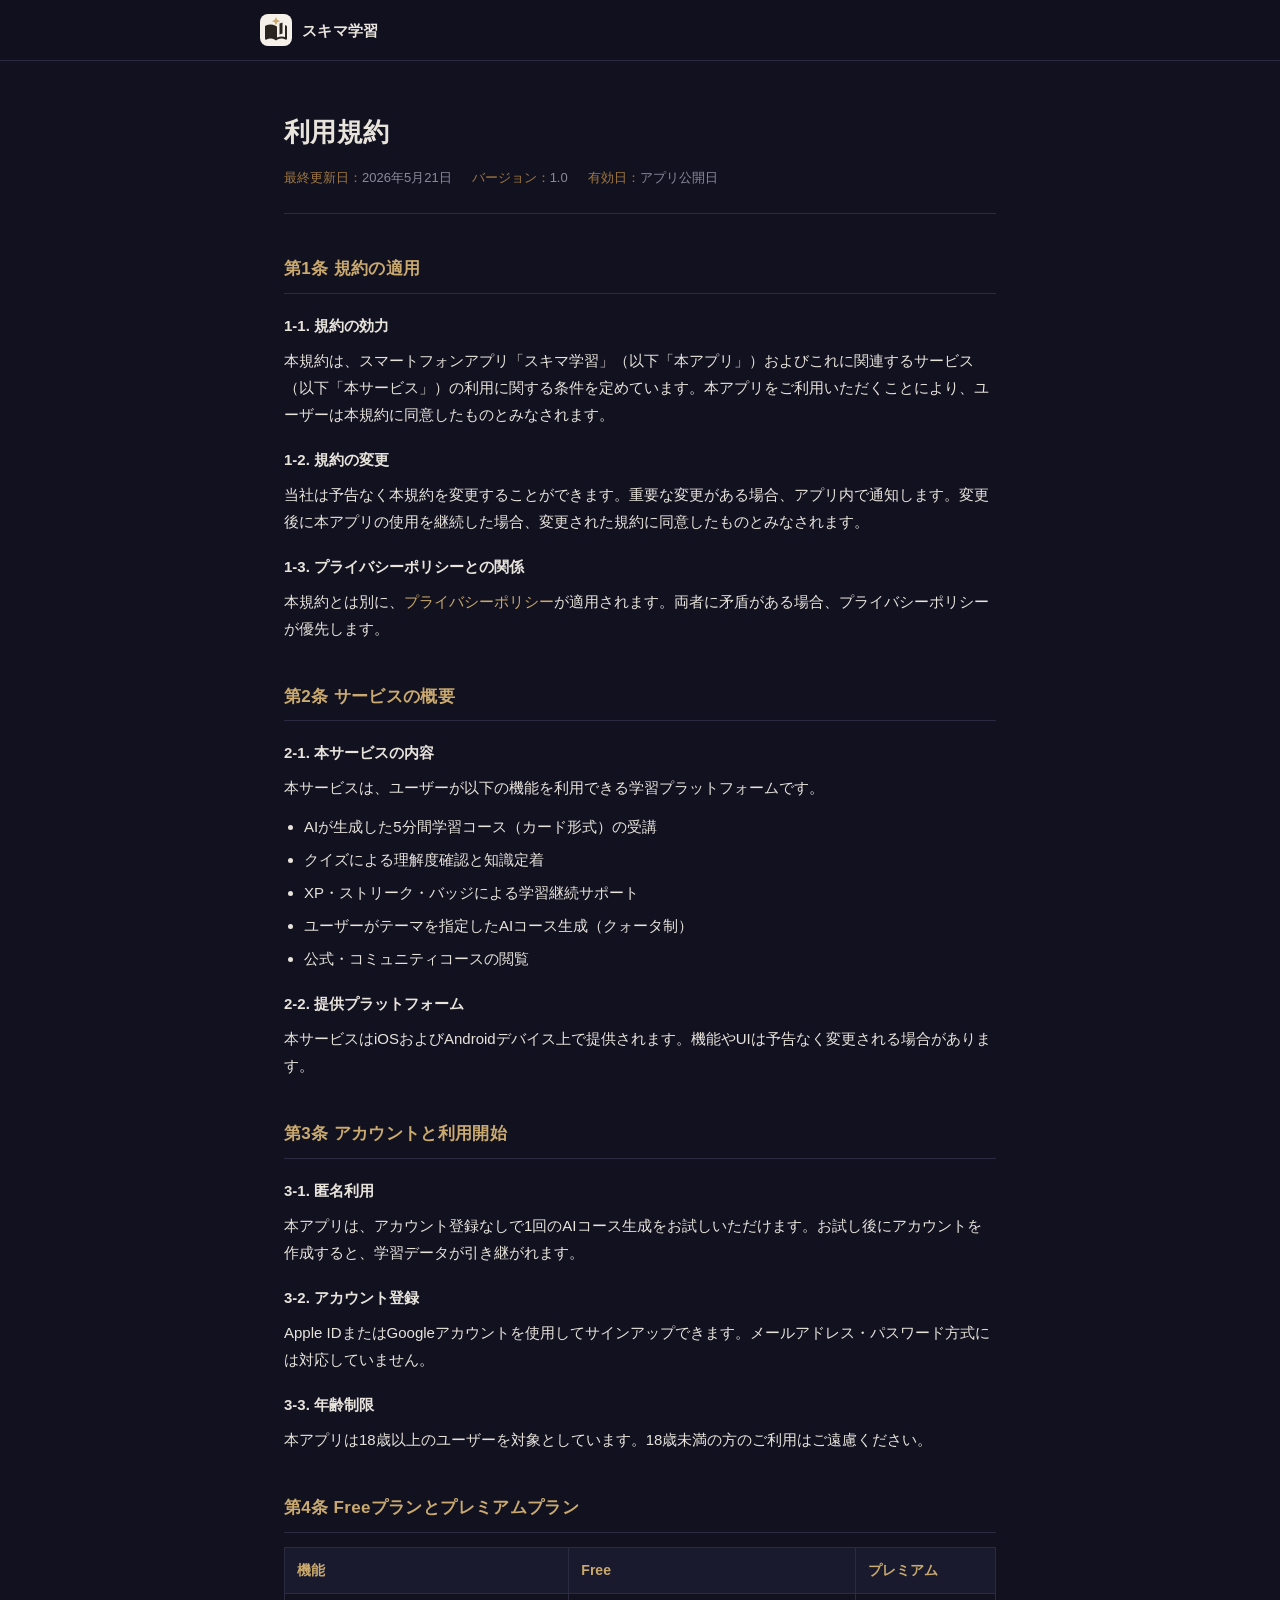
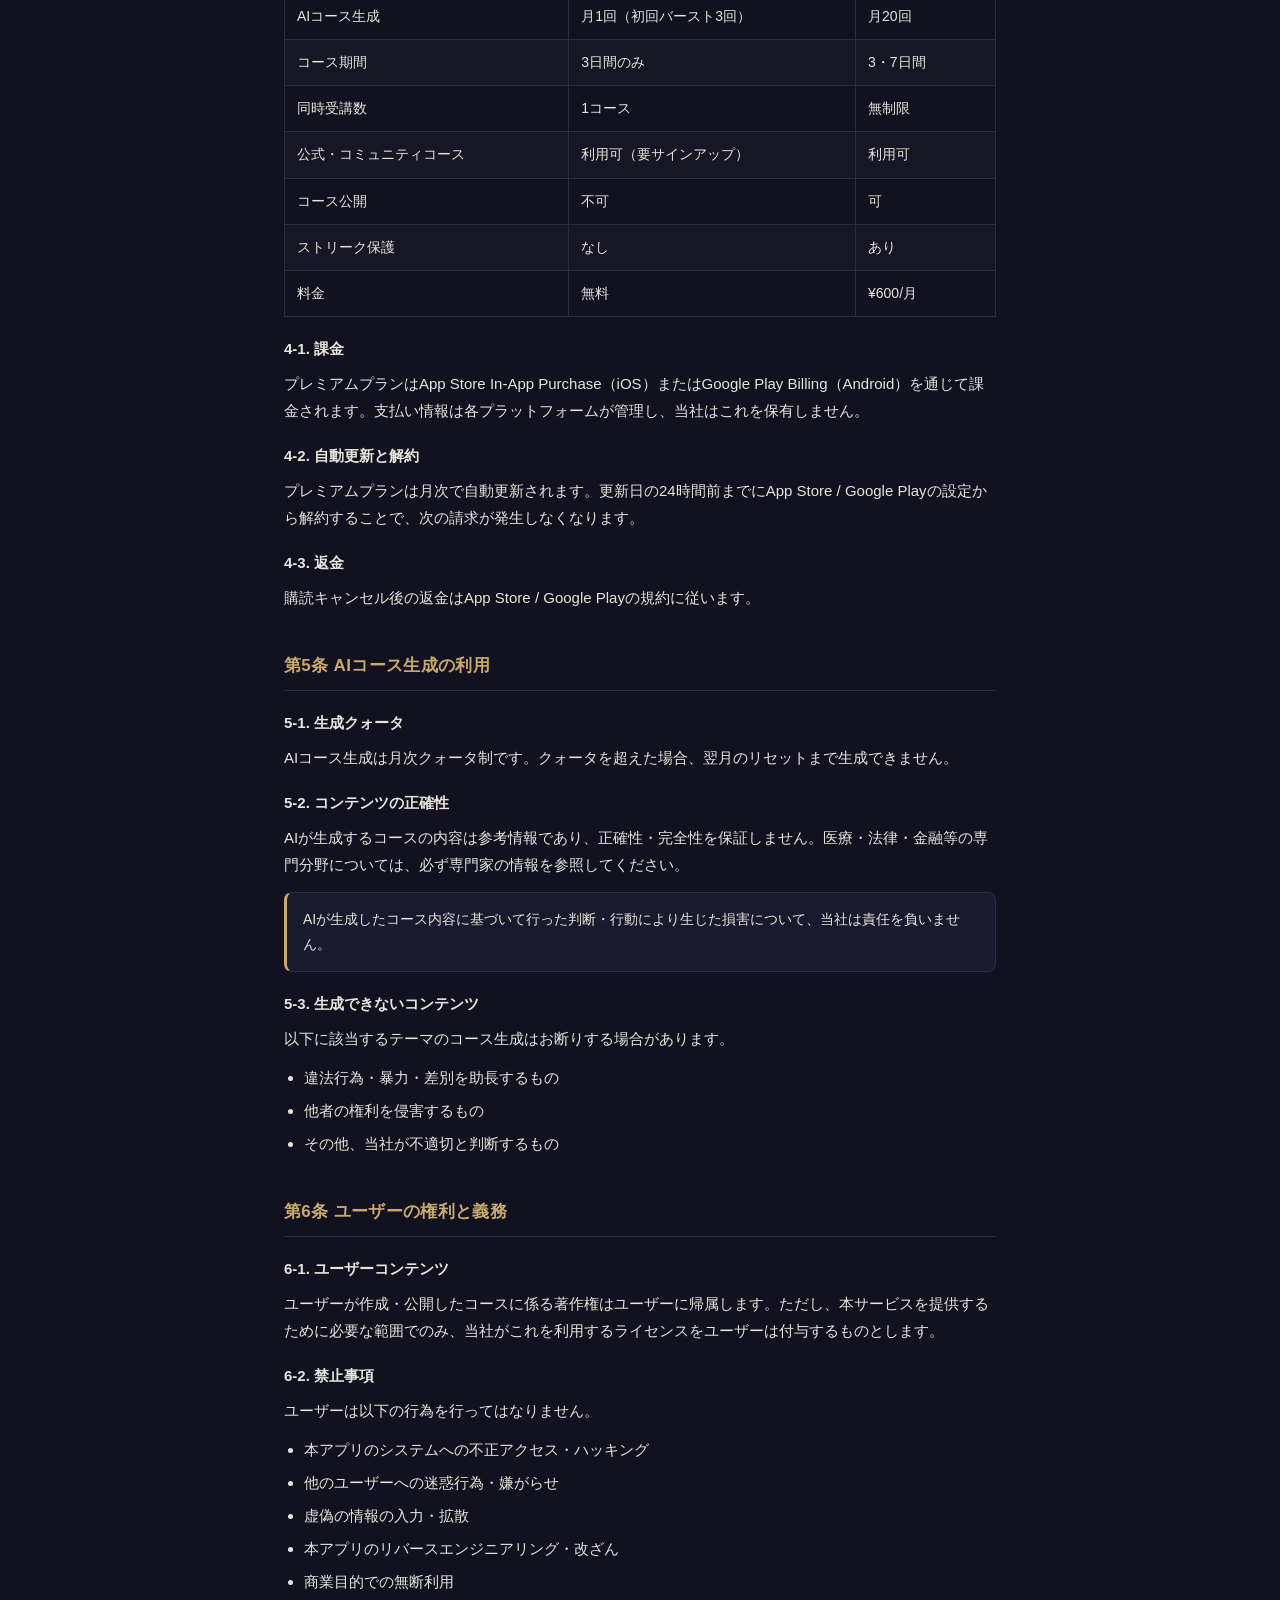
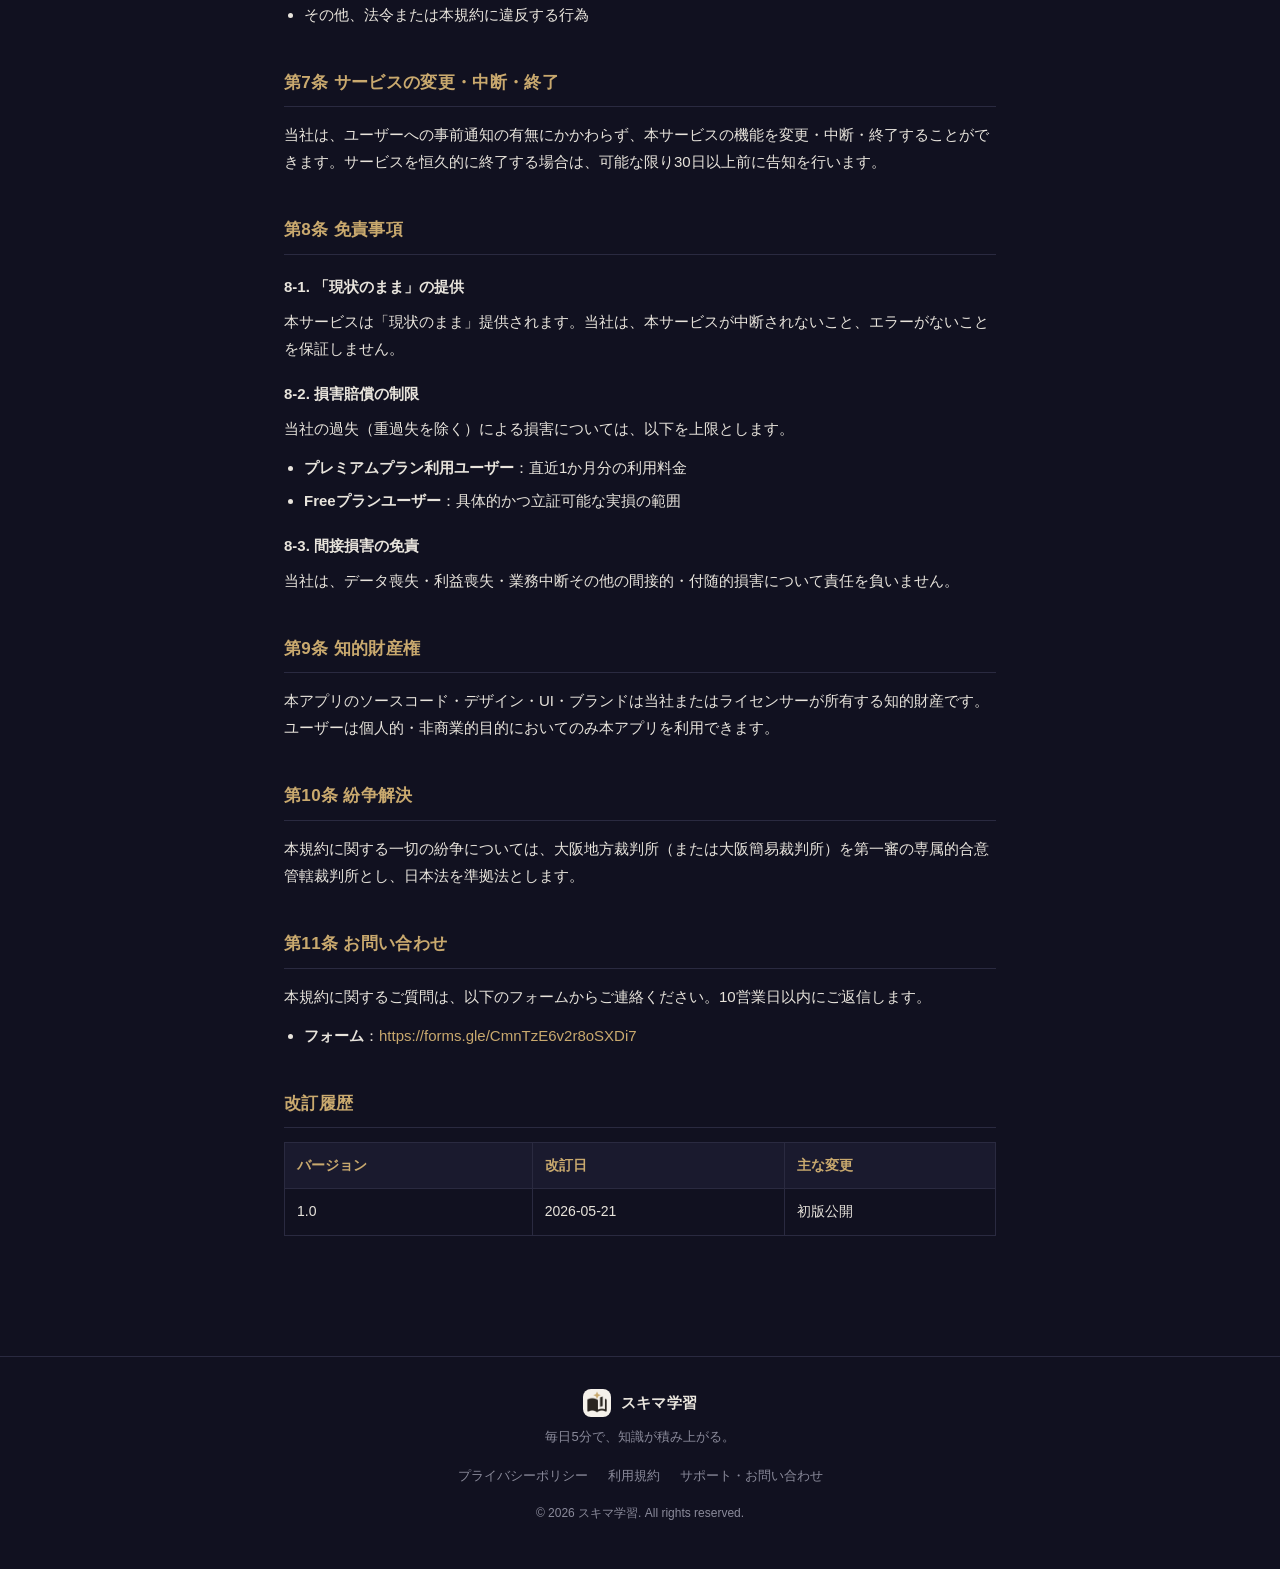
<file: docs/sukima-study/terms.html>
<!doctype html>
<html lang="ja">
  <head>
    <meta charset="UTF-8" />
    <meta name="viewport" content="width=device-width, initial-scale=1.0" />
    <title>利用規約 — スキマ学習</title>
    <style>
      :root {
        --bg: #111120;
        --surface: #1a1a2e;
        --border: #2a2a40;
        --gold: #c9a96e;
        --gold-dim: #a07840;
        --text: #e8e4dc;
        --muted: #8a8a9a;
        --radius: 8px;
      }

      *,
      *::before,
      *::after {
        box-sizing: border-box;
        margin: 0;
        padding: 0;
      }

      body {
        background: var(--bg);
        color: var(--text);
        font-family:
          "Hiragino Sans", "Hiragino Kaku Gothic ProN", "Noto Sans JP",
          sans-serif;
        font-size: 15px;
        line-height: 1.8;
        -webkit-text-size-adjust: 100%;
      }

      /* ── Header ── */
      header {
        position: sticky;
        top: 0;
        z-index: 100;
        background: rgba(17, 17, 32, 0.92);
        backdrop-filter: blur(12px);
        -webkit-backdrop-filter: blur(12px);
        border-bottom: 1px solid var(--border);
        padding: 14px 24px;
      }
      .header-inner {
        max-width: 760px;
        margin: 0 auto;
        display: flex;
        align-items: center;
        gap: 10px;
      }
      .logo-mark {
        width: 32px;
        height: 32px;
        border-radius: 8px;
        flex-shrink: 0;
        object-fit: cover;
        display: block;
      }
      .logo-text {
        font-size: 15px;
        font-weight: 600;
        color: var(--text);
        text-decoration: none;
        letter-spacing: 0.02em;
      }
      .logo-text:hover {
        color: var(--gold);
      }

      /* ── Layout ── */
      main {
        max-width: 760px;
        margin: 0 auto;
        padding: 48px 24px 80px;
      }

      /* ── Page title ── */
      .page-header {
        margin-bottom: 40px;
        padding-bottom: 24px;
        border-bottom: 1px solid var(--border);
      }
      .page-header h1 {
        font-size: 26px;
        font-weight: 700;
        color: var(--text);
        letter-spacing: 0.01em;
        margin-bottom: 10px;
      }
      .page-meta {
        display: flex;
        flex-wrap: wrap;
        gap: 8px 20px;
        font-size: 13px;
        color: var(--muted);
      }
      .page-meta span::before {
        content: attr(data-label) "：";
        color: var(--gold-dim);
      }

      /* ── Sections ── */
      section {
        margin-bottom: 40px;
      }
      h2 {
        font-size: 17px;
        font-weight: 700;
        color: var(--gold);
        margin-bottom: 14px;
        padding-bottom: 8px;
        border-bottom: 1px solid var(--border);
        letter-spacing: 0.02em;
      }
      h3 {
        font-size: 15px;
        font-weight: 600;
        color: var(--text);
        margin: 18px 0 8px;
      }
      p {
        margin-bottom: 12px;
        color: var(--text);
      }
      ul,
      ol {
        padding-left: 20px;
        margin-bottom: 12px;
      }
      li {
        margin-bottom: 6px;
        color: var(--text);
      }
      a {
        color: var(--gold);
        text-decoration: none;
      }
      a:hover {
        text-decoration: underline;
      }
      strong {
        color: var(--text);
        font-weight: 600;
      }

      /* ── Info table ── */
      .data-table {
        width: 100%;
        border-collapse: collapse;
        margin: 14px 0;
        font-size: 14px;
      }
      .data-table th,
      .data-table td {
        padding: 10px 12px;
        text-align: left;
        border: 1px solid var(--border);
        vertical-align: top;
      }
      .data-table th {
        background: var(--surface);
        color: var(--gold);
        font-weight: 600;
        white-space: nowrap;
      }
      .data-table td {
        color: var(--text);
      }
      .data-table tr:nth-child(even) td {
        background: rgba(255, 255, 255, 0.02);
      }

      /* ── Notice box ── */
      .notice {
        background: var(--surface);
        border: 1px solid var(--border);
        border-left: 3px solid var(--gold);
        border-radius: var(--radius);
        padding: 14px 16px;
        margin: 14px 0;
        font-size: 14px;
      }
      .notice p {
        margin: 0;
      }
      .notice p + p {
        margin-top: 8px;
      }

      /* ── Footer ── */
      footer {
        border-top: 1px solid var(--border);
        padding: 32px 24px;
        text-align: center;
      }
      .footer-inner {
        max-width: 760px;
        margin: 0 auto;
      }
      .footer-logo {
        display: flex;
        align-items: center;
        justify-content: center;
        gap: 10px;
        margin-bottom: 8px;
      }
      .footer-tagline {
        font-size: 13px;
        color: var(--muted);
        margin-bottom: 16px;
      }
      .footer-links {
        display: flex;
        flex-wrap: wrap;
        justify-content: center;
        gap: 8px 20px;
        margin-bottom: 16px;
        font-size: 13px;
      }
      .footer-links a {
        color: var(--muted);
      }
      .footer-links a:hover {
        color: var(--gold);
      }
      .footer-copy {
        font-size: 12px;
        color: var(--muted);
      }

      @media (max-width: 600px) {
        main {
          padding: 32px 16px 64px;
        }
        .page-header h1 {
          font-size: 22px;
        }
        .data-table {
          font-size: 13px;
        }
        .data-table th,
        .data-table td {
          padding: 8px 10px;
        }
      }
    </style>
  </head>
  <body>
    <header>
      <div class="header-inner">
        <a href="./index.html">
          <img src="./logo_l.png" class="logo-mark" alt="スキマ学習">
        </a>
        <a
          href="https://k38.github.io/public-pages/sukima-study/"
          class="logo-text"
          >スキマ学習</a
        >
      </div>
    </header>

    <main>
      <div class="page-header">
        <h1>利用規約</h1>
        <div class="page-meta">
          <span data-label="最終更新日">2026年5月21日</span>
          <span data-label="バージョン">1.0</span>
          <span data-label="有効日">アプリ公開日</span>
        </div>
      </div>

      <section>
        <h2>第1条 規約の適用</h2>
        <h3>1-1. 規約の効力</h3>
        <p>
          本規約は、スマートフォンアプリ「スキマ学習」（以下「本アプリ」）およびこれに関連するサービス（以下「本サービス」）の利用に関する条件を定めています。本アプリをご利用いただくことにより、ユーザーは本規約に同意したものとみなされます。
        </p>

        <h3>1-2. 規約の変更</h3>
        <p>
          当社は予告なく本規約を変更することができます。重要な変更がある場合、アプリ内で通知します。変更後に本アプリの使用を継続した場合、変更された規約に同意したものとみなされます。
        </p>

        <h3>1-3. プライバシーポリシーとの関係</h3>
        <p>
          本規約とは別に、<a
            href="https://k38.github.io/public-pages/sukima-study/privacy.html"
            >プライバシーポリシー</a
          >が適用されます。両者に矛盾がある場合、プライバシーポリシーが優先します。
        </p>
      </section>

      <section>
        <h2>第2条 サービスの概要</h2>
        <h3>2-1. 本サービスの内容</h3>
        <p>
          本サービスは、ユーザーが以下の機能を利用できる学習プラットフォームです。
        </p>
        <ul>
          <li>AIが生成した5分間学習コース（カード形式）の受講</li>
          <li>クイズによる理解度確認と知識定着</li>
          <li>XP・ストリーク・バッジによる学習継続サポート</li>
          <li>ユーザーがテーマを指定したAIコース生成（クォータ制）</li>
          <li>公式・コミュニティコースの閲覧</li>
        </ul>

        <h3>2-2. 提供プラットフォーム</h3>
        <p>
          本サービスはiOSおよびAndroidデバイス上で提供されます。機能やUIは予告なく変更される場合があります。
        </p>
      </section>

      <section>
        <h2>第3条 アカウントと利用開始</h2>
        <h3>3-1. 匿名利用</h3>
        <p>
          本アプリは、アカウント登録なしで1回のAIコース生成をお試しいただけます。お試し後にアカウントを作成すると、学習データが引き継がれます。
        </p>

        <h3>3-2. アカウント登録</h3>
        <p>
          Apple
          IDまたはGoogleアカウントを使用してサインアップできます。メールアドレス・パスワード方式には対応していません。
        </p>

        <h3>3-3. 年齢制限</h3>
        <p>
          本アプリは18歳以上のユーザーを対象としています。18歳未満の方のご利用はご遠慮ください。
        </p>
      </section>

      <section>
        <h2>第4条 Freeプランとプレミアムプラン</h2>
        <table class="data-table">
          <thead>
            <tr>
              <th>機能</th>
              <th>Free</th>
              <th>プレミアム</th>
            </tr>
          </thead>
          <tbody>
            <tr>
              <td>AIコース生成</td>
              <td>月1回（初回バースト3回）</td>
              <td>月20回</td>
            </tr>
            <tr>
              <td>コース期間</td>
              <td>3日間のみ</td>
              <td>3・7日間</td>
            </tr>
            <tr>
              <td>同時受講数</td>
              <td>1コース</td>
              <td>無制限</td>
            </tr>
            <tr>
              <td>公式・コミュニティコース</td>
              <td>利用可（要サインアップ）</td>
              <td>利用可</td>
            </tr>
            <tr>
              <td>コース公開</td>
              <td>不可</td>
              <td>可</td>
            </tr>
            <tr>
              <td>ストリーク保護</td>
              <td>なし</td>
              <td>あり</td>
            </tr>
            <tr>
              <td>料金</td>
              <td>無料</td>
              <td>¥600/月</td>
            </tr>
          </tbody>
        </table>

        <h3>4-1. 課金</h3>
        <p>
          プレミアムプランはApp Store In-App Purchase（iOS）またはGoogle Play
          Billing（Android）を通じて課金されます。支払い情報は各プラットフォームが管理し、当社はこれを保有しません。
        </p>

        <h3>4-2. 自動更新と解約</h3>
        <p>
          プレミアムプランは月次で自動更新されます。更新日の24時間前までにApp
          Store / Google
          Playの設定から解約することで、次の請求が発生しなくなります。
        </p>

        <h3>4-3. 返金</h3>
        <p>購読キャンセル後の返金はApp Store / Google Playの規約に従います。</p>
      </section>

      <section>
        <h2>第5条 AIコース生成の利用</h2>
        <h3>5-1. 生成クォータ</h3>
        <p>
          AIコース生成は月次クォータ制です。クォータを超えた場合、翌月のリセットまで生成できません。
        </p>

        <h3>5-2. コンテンツの正確性</h3>
        <p>
          AIが生成するコースの内容は参考情報であり、正確性・完全性を保証しません。医療・法律・金融等の専門分野については、必ず専門家の情報を参照してください。
        </p>
        <div class="notice">
          <p>
            AIが生成したコース内容に基づいて行った判断・行動により生じた損害について、当社は責任を負いません。
          </p>
        </div>

        <h3>5-3. 生成できないコンテンツ</h3>
        <p>以下に該当するテーマのコース生成はお断りする場合があります。</p>
        <ul>
          <li>違法行為・暴力・差別を助長するもの</li>
          <li>他者の権利を侵害するもの</li>
          <li>その他、当社が不適切と判断するもの</li>
        </ul>
      </section>

      <section>
        <h2>第6条 ユーザーの権利と義務</h2>
        <h3>6-1. ユーザーコンテンツ</h3>
        <p>
          ユーザーが作成・公開したコースに係る著作権はユーザーに帰属します。ただし、本サービスを提供するために必要な範囲でのみ、当社がこれを利用するライセンスをユーザーは付与するものとします。
        </p>

        <h3>6-2. 禁止事項</h3>
        <p>ユーザーは以下の行為を行ってはなりません。</p>
        <ul>
          <li>本アプリのシステムへの不正アクセス・ハッキング</li>
          <li>他のユーザーへの迷惑行為・嫌がらせ</li>
          <li>虚偽の情報の入力・拡散</li>
          <li>本アプリのリバースエンジニアリング・改ざん</li>
          <li>商業目的での無断利用</li>
          <li>その他、法令または本規約に違反する行為</li>
        </ul>
      </section>

      <section>
        <h2>第7条 サービスの変更・中断・終了</h2>
        <p>
          当社は、ユーザーへの事前通知の有無にかかわらず、本サービスの機能を変更・中断・終了することができます。サービスを恒久的に終了する場合は、可能な限り30日以上前に告知を行います。
        </p>
      </section>

      <section>
        <h2>第8条 免責事項</h2>
        <h3>8-1. 「現状のまま」の提供</h3>
        <p>
          本サービスは「現状のまま」提供されます。当社は、本サービスが中断されないこと、エラーがないことを保証しません。
        </p>

        <h3>8-2. 損害賠償の制限</h3>
        <p>
          当社の過失（重過失を除く）による損害については、以下を上限とします。
        </p>
        <ul>
          <li>
            <strong>プレミアムプラン利用ユーザー</strong>：直近1か月分の利用料金
          </li>
          <li>
            <strong>Freeプランユーザー</strong>：具体的かつ立証可能な実損の範囲
          </li>
        </ul>

        <h3>8-3. 間接損害の免責</h3>
        <p>
          当社は、データ喪失・利益喪失・業務中断その他の間接的・付随的損害について責任を負いません。
        </p>
      </section>

      <section>
        <h2>第9条 知的財産権</h2>
        <p>
          本アプリのソースコード・デザイン・UI・ブランドは当社またはライセンサーが所有する知的財産です。ユーザーは個人的・非商業的目的においてのみ本アプリを利用できます。
        </p>
      </section>

      <section>
        <h2>第10条 紛争解決</h2>
        <p>
          本規約に関する一切の紛争については、大阪地方裁判所（または大阪簡易裁判所）を第一審の専属的合意管轄裁判所とし、日本法を準拠法とします。
        </p>
      </section>

      <section>
        <h2>第11条 お問い合わせ</h2>
        <p>
          本規約に関するご質問は、以下のフォームからご連絡ください。10営業日以内にご返信します。
        </p>
        <ul>
          <li>
            <strong>フォーム</strong>：<a
              href="https://forms.gle/CmnTzE6v2r8oSXDi7"
              target="_blank"
              rel="noopener"
              >https://forms.gle/CmnTzE6v2r8oSXDi7</a
            >
          </li>
        </ul>
      </section>

      <section>
        <h2>改訂履歴</h2>
        <table class="data-table">
          <thead>
            <tr>
              <th>バージョン</th>
              <th>改訂日</th>
              <th>主な変更</th>
            </tr>
          </thead>
          <tbody>
            <tr>
              <td>1.0</td>
              <td>2026-05-21</td>
              <td>初版公開</td>
            </tr>
          </tbody>
        </table>
      </section>
    </main>

    <footer>
      <div class="footer-inner">
        <div class="footer-logo">
          <img src="./logo_l.png" class="logo-mark" style="width: 28px; height: 28px;" alt="スキマ学習">
          <span class="logo-text">スキマ学習</span>
        </div>
        <p class="footer-tagline">毎日5分で、知識が積み上がる。</p>
        <div class="footer-links">
          <a href="https://k38.github.io/public-pages/sukima-study/privacy.html"
            >プライバシーポリシー</a
          >
          <a href="https://k38.github.io/public-pages/sukima-study/terms.html"
            >利用規約</a
          >
          <a href="https://forms.gle/CmnTzE6v2r8oSXDi7"
            >サポート・お問い合わせ</a
          >
        </div>
        <p class="footer-copy">© 2026 スキマ学習. All rights reserved.</p>
      </div>
    </footer>
  </body>
</html>
</file>
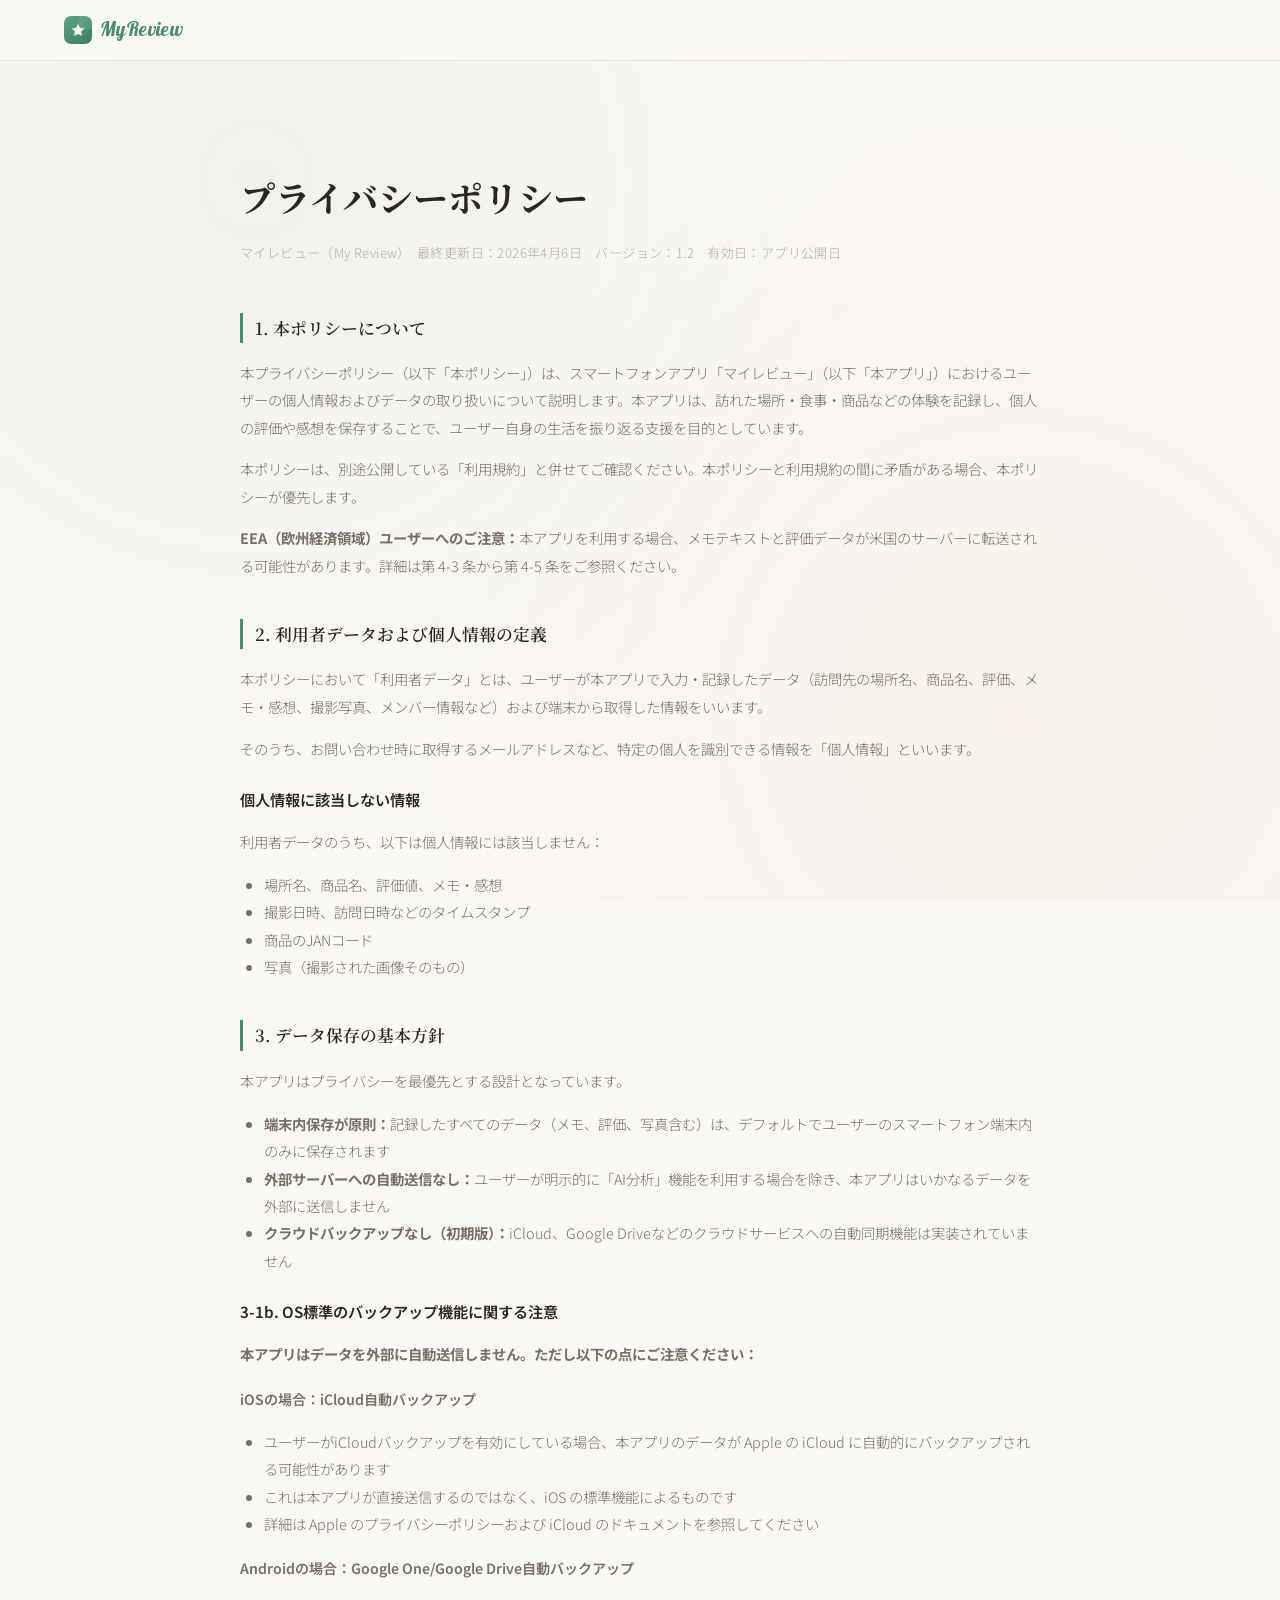
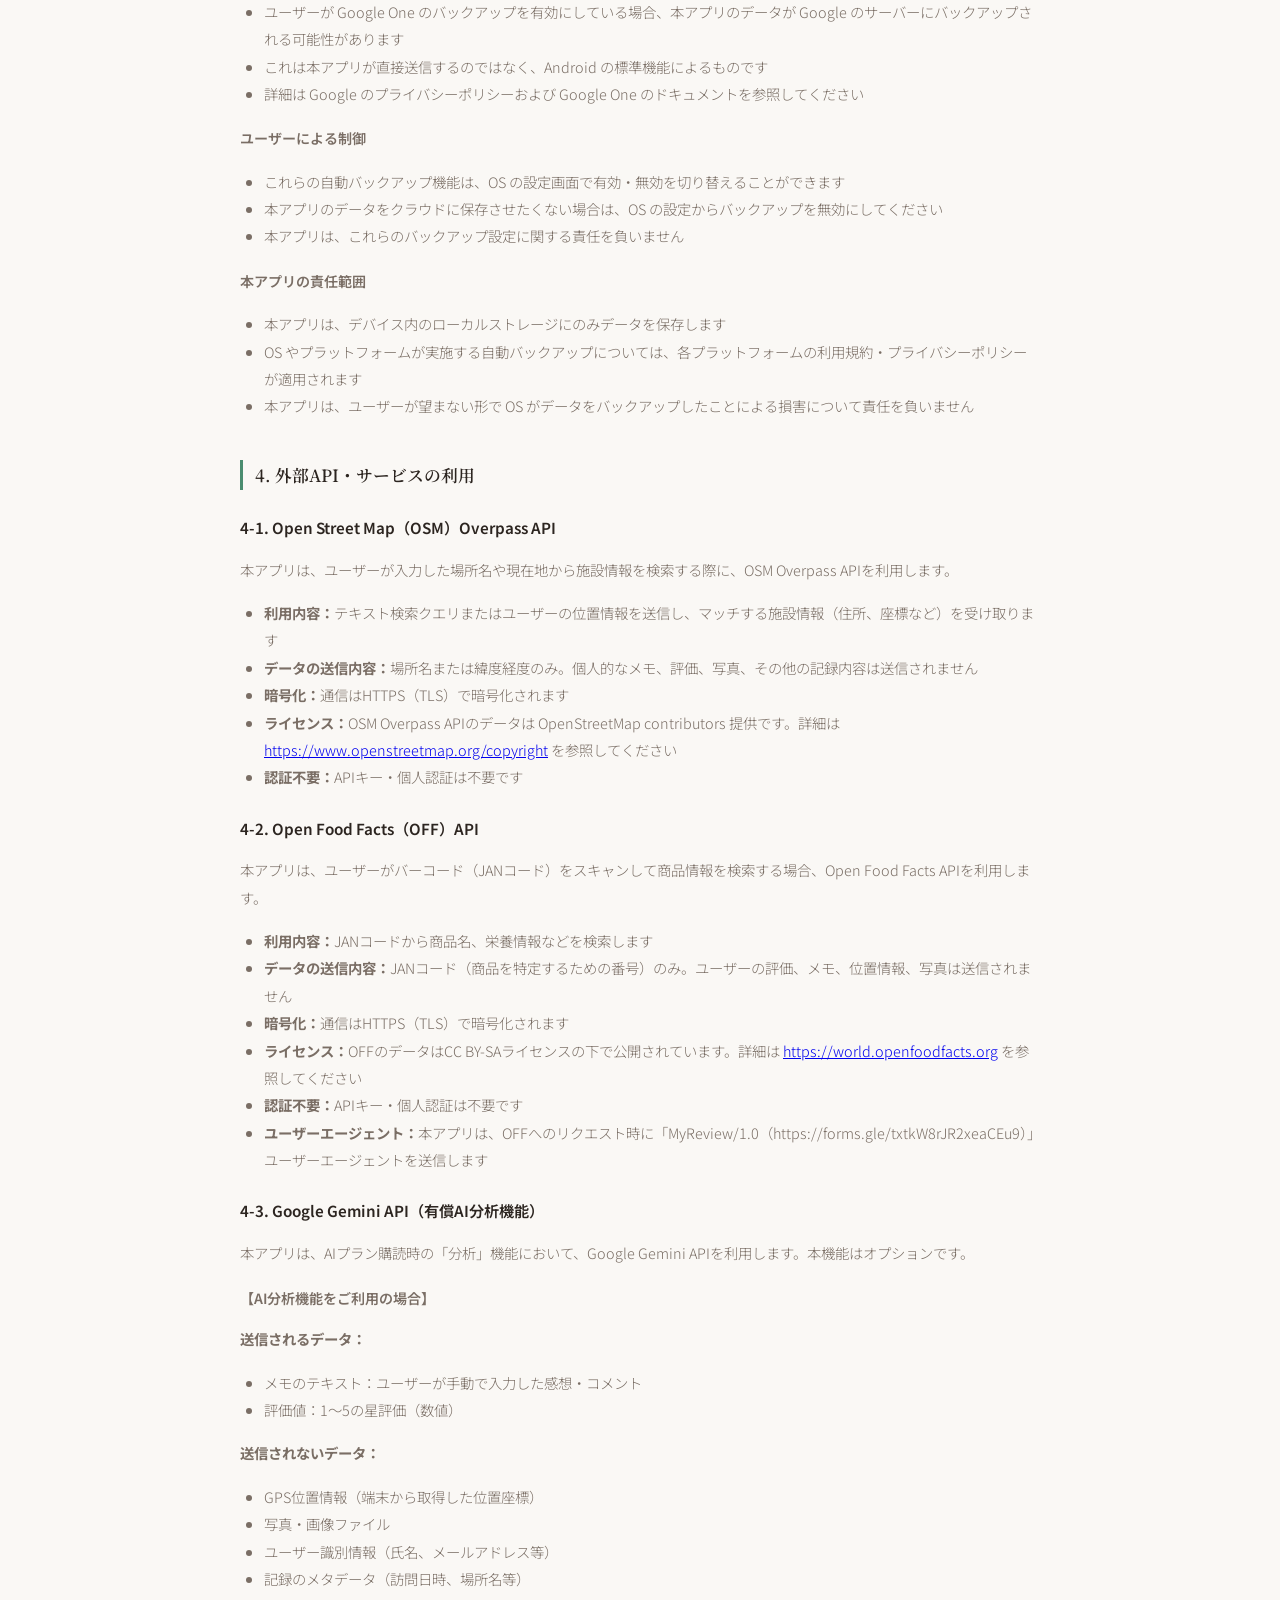
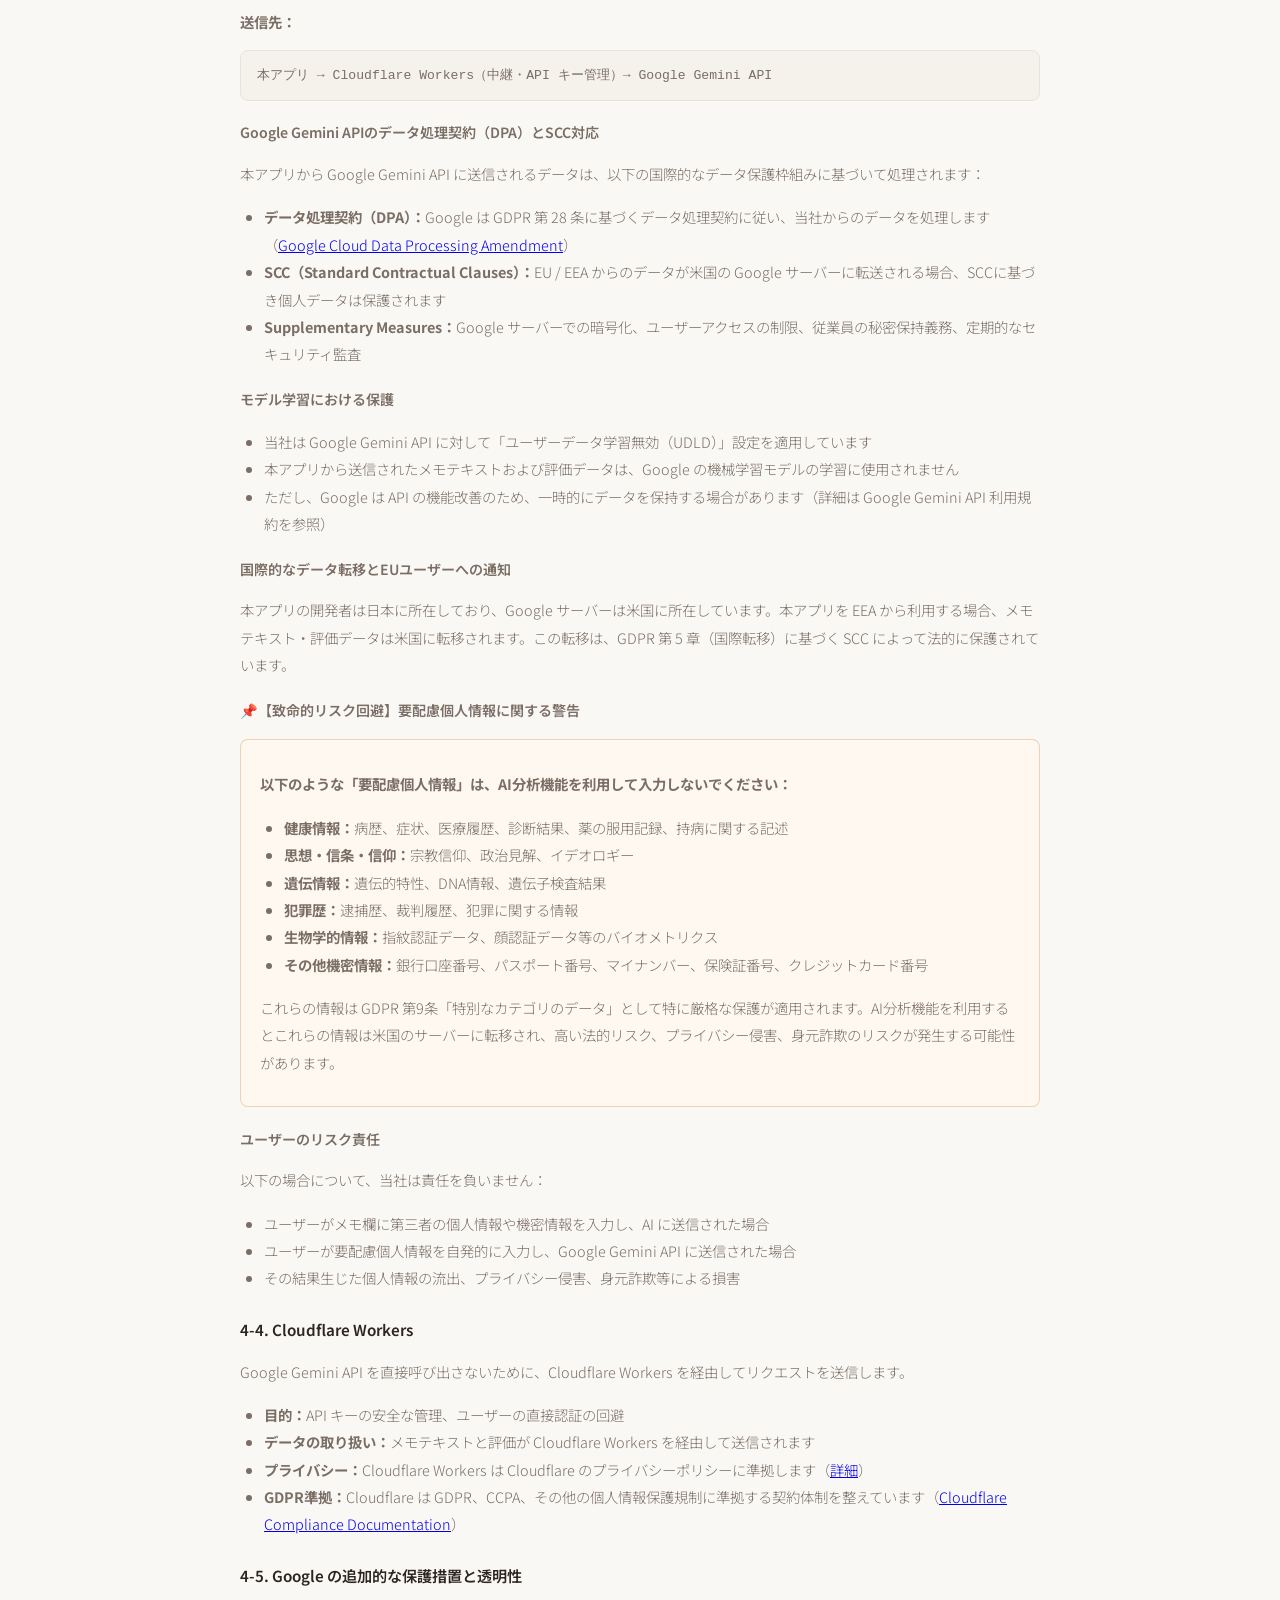
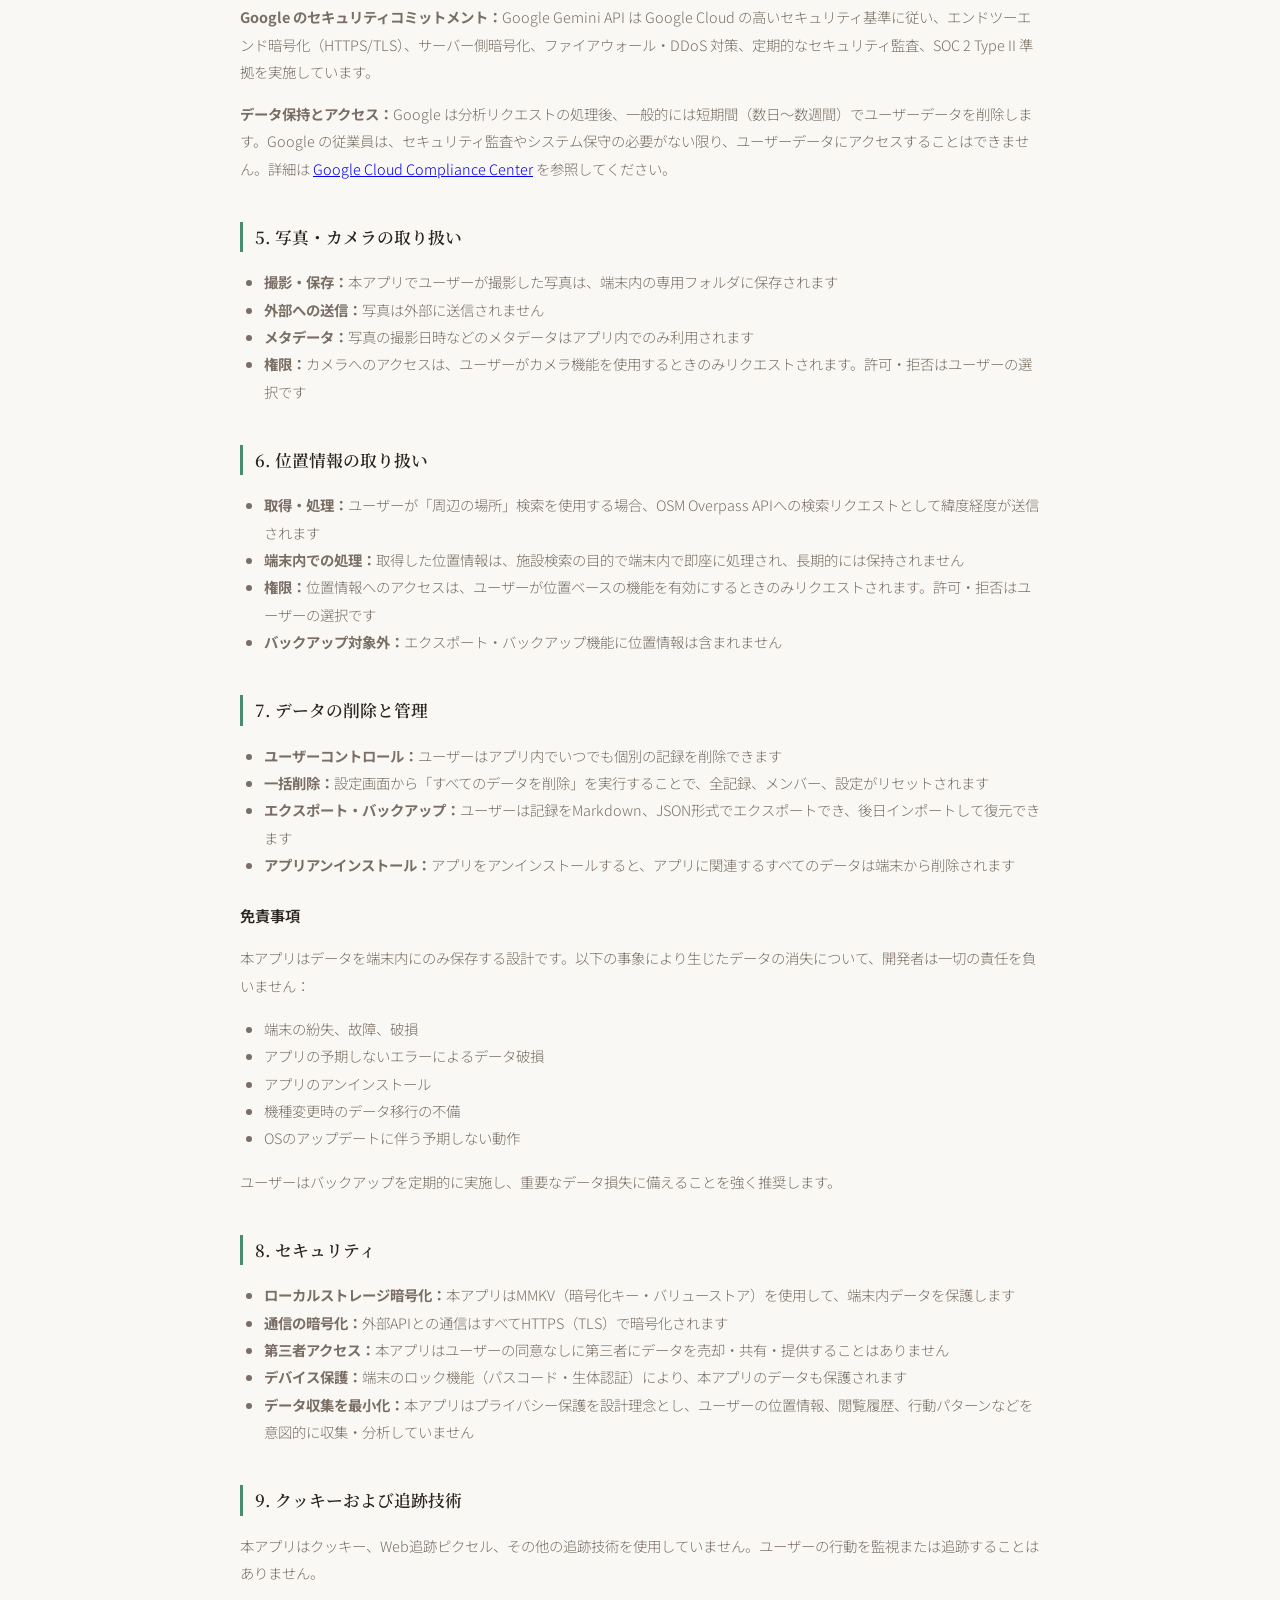
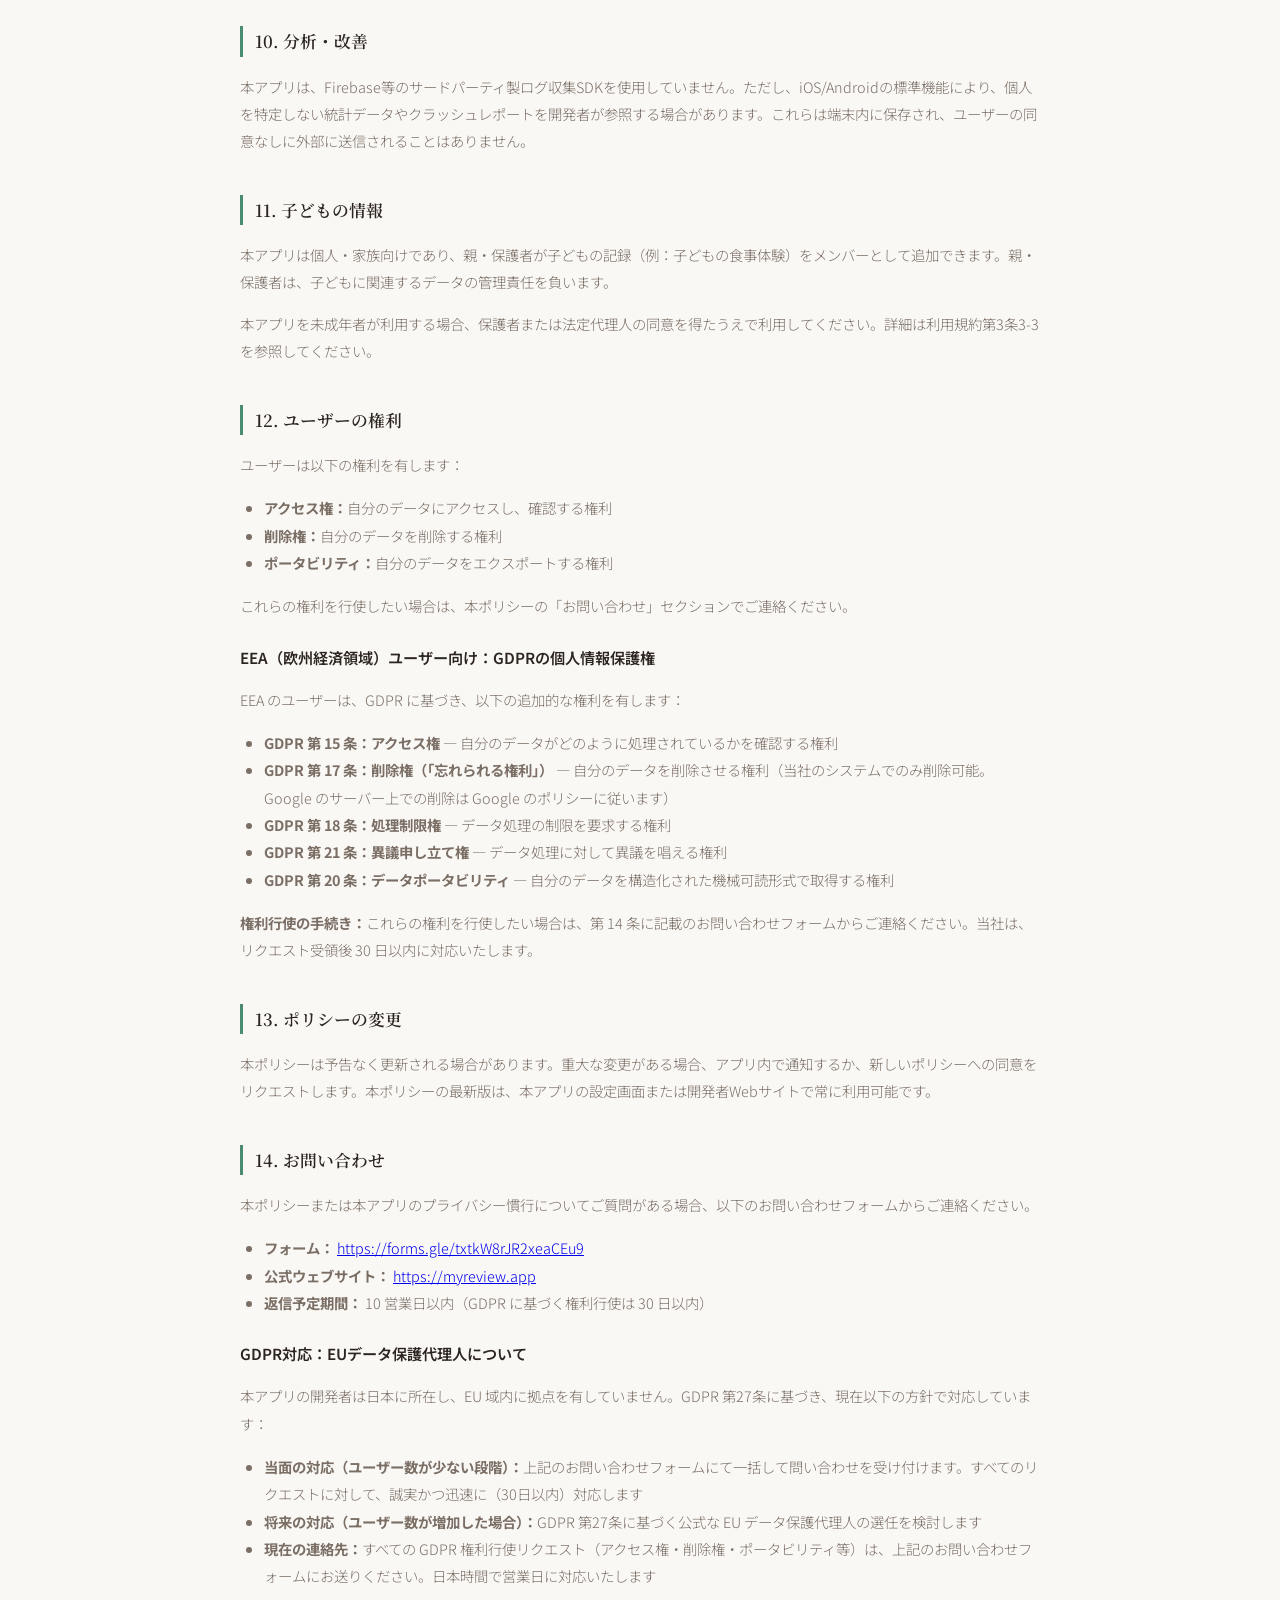
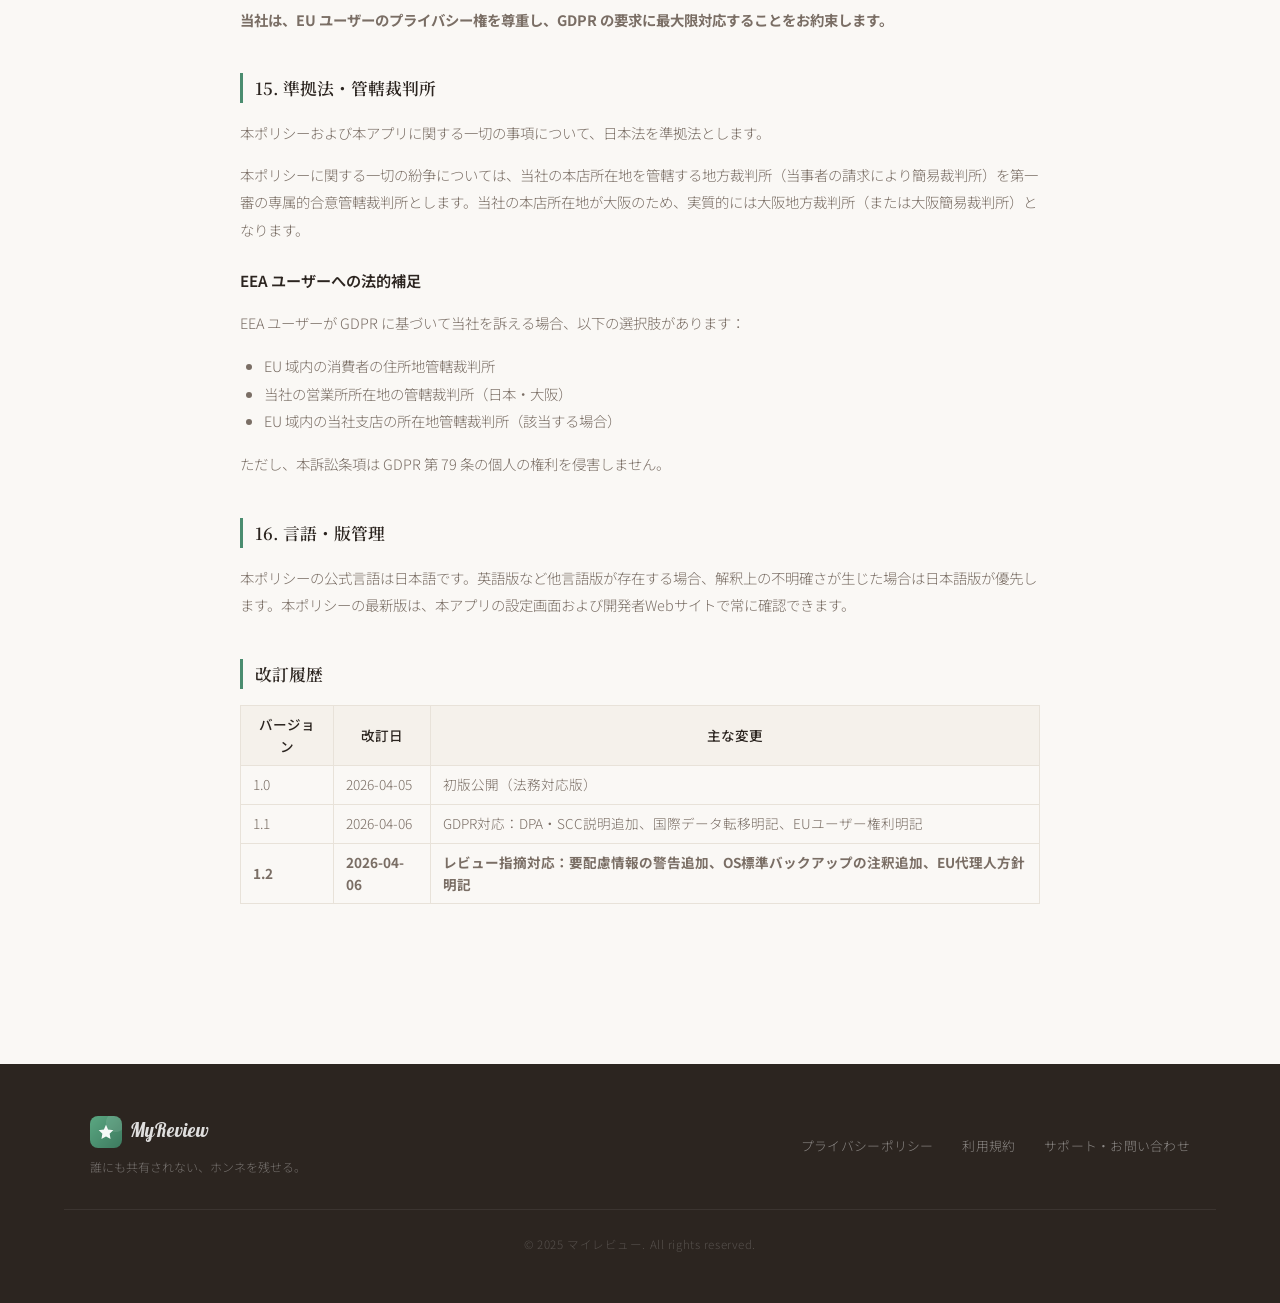
<file: public/my-review/privacy.html>
<!doctype html>
<html lang="ja">
  <head>
    <meta charset="UTF-8" />
    <meta name="viewport" content="width=device-width, initial-scale=1.0" />
    <title>プライバシーポリシー — マイレビュー</title>
    <link rel="preconnect" href="https://fonts.googleapis.com" />
    <link rel="preconnect" href="https://fonts.gstatic.com" crossorigin />
    <link rel="icon" type="image/png" href="icon.png" />
    <link rel="apple-touch-icon" href="icon.png" />
    <link
      href="https://fonts.googleapis.com/css2?family=Galada&family=Noto+Serif+JP:wght@400;600;700&family=Noto+Sans+JP:wght@300;400;500&display=swap"
      rel="stylesheet"
    />
    <link
      href="https://fonts.googleapis.com/css2?family=Material+Symbols+Rounded:opsz,wght,FILL,GRAD@20..48,100..700,0..1,-50..200"
      rel="stylesheet"
    />
    <link rel="stylesheet" href="./style.css" />
  </head>

  <body>
    <!-- ナビ -->
    <nav>
      <a href="./index.html" class="nav-logo">
        <img src="icon.png" alt="マイレビューアイコン" />
        <span class="brand-galada">MyReview</span>
      </a>
    </nav>

    <main class="legal-container">
      <h1 class="legal-title">プライバシーポリシー</h1>
      <p class="legal-updated">
        マイレビュー（My
        Review）　最終更新日：2026年4月6日　バージョン：1.2　有効日：アプリ公開日
      </p>

      <div class="legal-section">
        <h2>1. 本ポリシーについて</h2>
        <p>
          本プライバシーポリシー（以下「本ポリシー」）は、スマートフォンアプリ「マイレビュー」（以下「本アプリ」）におけるユーザーの個人情報およびデータの取り扱いについて説明します。本アプリは、訪れた場所・食事・商品などの体験を記録し、個人の評価や感想を保存することで、ユーザー自身の生活を振り返る支援を目的としています。
        </p>
        <p>
          本ポリシーは、別途公開している「利用規約」と併せてご確認ください。本ポリシーと利用規約の間に矛盾がある場合、本ポリシーが優先します。
        </p>
        <p>
          <strong>EEA（欧州経済領域）ユーザーへのご注意：</strong
          >本アプリを利用する場合、メモテキストと評価データが米国のサーバーに転送される可能性があります。詳細は第
          4-3 条から第 4-5 条をご参照ください。
        </p>
      </div>

      <div class="legal-section">
        <h2>2. 利用者データおよび個人情報の定義</h2>
        <p>
          本ポリシーにおいて「利用者データ」とは、ユーザーが本アプリで入力・記録したデータ（訪問先の場所名、商品名、評価、メモ・感想、撮影写真、メンバー情報など）および端末から取得した情報をいいます。
        </p>
        <p>
          そのうち、お問い合わせ時に取得するメールアドレスなど、特定の個人を識別できる情報を「個人情報」といいます。
        </p>
        <h3>個人情報に該当しない情報</h3>
        <p>利用者データのうち、以下は個人情報には該当しません：</p>
        <ul>
          <li>場所名、商品名、評価値、メモ・感想</li>
          <li>撮影日時、訪問日時などのタイムスタンプ</li>
          <li>商品のJANコード</li>
          <li>写真（撮影された画像そのもの）</li>
        </ul>
      </div>

      <div class="legal-section">
        <h2>3. データ保存の基本方針</h2>
        <p>本アプリはプライバシーを最優先とする設計となっています。</p>
        <ul>
          <li>
            <strong>端末内保存が原則：</strong
            >記録したすべてのデータ（メモ、評価、写真含む）は、デフォルトでユーザーのスマートフォン端末内のみに保存されます
          </li>
          <li>
            <strong>外部サーバーへの自動送信なし：</strong
            >ユーザーが明示的に「AI分析」機能を利用する場合を除き、本アプリはいかなるデータを外部に送信しません
          </li>
          <li>
            <strong>クラウドバックアップなし（初期版）：</strong>iCloud、Google
            Driveなどのクラウドサービスへの自動同期機能は実装されていません
          </li>
        </ul>
        <h3>3-1b. OS標準のバックアップ機能に関する注意</h3>
        <p>
          <strong
            >本アプリはデータを外部に自動送信しません。ただし以下の点にご注意ください：</strong
          >
        </p>
        <h4>iOSの場合：iCloud自動バックアップ</h4>
        <ul>
          <li>
            ユーザーがiCloudバックアップを有効にしている場合、本アプリのデータが
            Apple の iCloud に自動的にバックアップされる可能性があります
          </li>
          <li>
            これは本アプリが直接送信するのではなく、iOS の標準機能によるものです
          </li>
          <li>
            詳細は Apple のプライバシーポリシーおよび iCloud
            のドキュメントを参照してください
          </li>
        </ul>
        <h4>Androidの場合：Google One/Google Drive自動バックアップ</h4>
        <ul>
          <li>
            ユーザーが Google One
            のバックアップを有効にしている場合、本アプリのデータが Google
            のサーバーにバックアップされる可能性があります
          </li>
          <li>
            これは本アプリが直接送信するのではなく、Android
            の標準機能によるものです
          </li>
          <li>
            詳細は Google のプライバシーポリシーおよび Google One
            のドキュメントを参照してください
          </li>
        </ul>
        <h4>ユーザーによる制御</h4>
        <ul>
          <li>
            これらの自動バックアップ機能は、OS
            の設定画面で有効・無効を切り替えることができます
          </li>
          <li>
            本アプリのデータをクラウドに保存させたくない場合は、OS
            の設定からバックアップを無効にしてください
          </li>
          <li>本アプリは、これらのバックアップ設定に関する責任を負いません</li>
        </ul>
        <h4>本アプリの責任範囲</h4>
        <ul>
          <li>
            本アプリは、デバイス内のローカルストレージにのみデータを保存します
          </li>
          <li>
            OS
            やプラットフォームが実施する自動バックアップについては、各プラットフォームの利用規約・プライバシーポリシーが適用されます
          </li>
          <li>
            本アプリは、ユーザーが望まない形で OS
            がデータをバックアップしたことによる損害について責任を負いません
          </li>
        </ul>
      </div>

      <div class="legal-section">
        <h2>4. 外部API・サービスの利用</h2>

        <h3>4-1. Open Street Map（OSM）Overpass API</h3>
        <p>
          本アプリは、ユーザーが入力した場所名や現在地から施設情報を検索する際に、OSM
          Overpass APIを利用します。
        </p>
        <ul>
          <li>
            <strong>利用内容：</strong
            >テキスト検索クエリまたはユーザーの位置情報を送信し、マッチする施設情報（住所、座標など）を受け取ります
          </li>
          <li>
            <strong>データの送信内容：</strong
            >場所名または緯度経度のみ。個人的なメモ、評価、写真、その他の記録内容は送信されません
          </li>
          <li><strong>暗号化：</strong>通信はHTTPS（TLS）で暗号化されます</li>
          <li>
            <strong>ライセンス：</strong>OSM Overpass APIのデータは
            OpenStreetMap contributors 提供です。詳細は
            <a href="https://www.openstreetmap.org/copyright"
              >https://www.openstreetmap.org/copyright</a
            >
            を参照してください
          </li>
          <li><strong>認証不要：</strong>APIキー・個人認証は不要です</li>
        </ul>

        <h3>4-2. Open Food Facts（OFF）API</h3>
        <p>
          本アプリは、ユーザーがバーコード（JANコード）をスキャンして商品情報を検索する場合、Open
          Food Facts APIを利用します。
        </p>
        <ul>
          <li>
            <strong>利用内容：</strong
            >JANコードから商品名、栄養情報などを検索します
          </li>
          <li>
            <strong>データの送信内容：</strong
            >JANコード（商品を特定するための番号）のみ。ユーザーの評価、メモ、位置情報、写真は送信されません
          </li>
          <li><strong>暗号化：</strong>通信はHTTPS（TLS）で暗号化されます</li>
          <li>
            <strong>ライセンス：</strong>OFFのデータはCC
            BY-SAライセンスの下で公開されています。詳細は
            <a href="https://world.openfoodfacts.org"
              >https://world.openfoodfacts.org</a
            >
            を参照してください
          </li>
          <li><strong>認証不要：</strong>APIキー・個人認証は不要です</li>
          <li>
            <strong>ユーザーエージェント：</strong
            >本アプリは、OFFへのリクエスト時に「MyReview/1.0（https://forms.gle/txtkW8rJR2xeaCEu9）」ユーザーエージェントを送信します
          </li>
        </ul>

        <h3>4-3. Google Gemini API（有償AI分析機能）</h3>
        <p>
          本アプリは、AIプラン購読時の「分析」機能において、Google Gemini
          APIを利用します。本機能はオプションです。
        </p>
        <h4>【AI分析機能をご利用の場合】</h4>
        <p><strong>送信されるデータ：</strong></p>
        <ul>
          <li>メモのテキスト：ユーザーが手動で入力した感想・コメント</li>
          <li>評価値：1〜5の星評価（数値）</li>
        </ul>
        <p><strong>送信されないデータ：</strong></p>
        <ul>
          <li>GPS位置情報（端末から取得した位置座標）</li>
          <li>写真・画像ファイル</li>
          <li>ユーザー識別情報（氏名、メールアドレス等）</li>
          <li>記録のメタデータ（訪問日時、場所名等）</li>
        </ul>
        <p><strong>送信先：</strong></p>
        <pre>
本アプリ → Cloudflare Workers（中継・API キー管理）→ Google Gemini API</pre
        >

        <h4>Google Gemini APIのデータ処理契約（DPA）とSCC対応</h4>
        <p>
          本アプリから Google Gemini API
          に送信されるデータは、以下の国際的なデータ保護枠組みに基づいて処理されます：
        </p>
        <ul>
          <li>
            <strong>データ処理契約（DPA）：</strong>Google は GDPR 第 28
            条に基づくデータ処理契約に従い、当社からのデータを処理します（<a
              href="https://cloud.google.com/terms/data-processing-terms"
              >Google Cloud Data Processing Amendment</a
            >）
          </li>
          <li>
            <strong>SCC（Standard Contractual Clauses）：</strong>EU / EEA
            からのデータが米国の Google
            サーバーに転送される場合、SCCに基づき個人データは保護されます
          </li>
          <li>
            <strong>Supplementary Measures：</strong>Google
            サーバーでの暗号化、ユーザーアクセスの制限、従業員の秘密保持義務、定期的なセキュリティ監査
          </li>
        </ul>

        <h4>モデル学習における保護</h4>
        <ul>
          <li>
            当社は Google Gemini API
            に対して「ユーザーデータ学習無効（UDLD）」設定を適用しています
          </li>
          <li>
            本アプリから送信されたメモテキストおよび評価データは、Google
            の機械学習モデルの学習に使用されません
          </li>
          <li>
            ただし、Google は API
            の機能改善のため、一時的にデータを保持する場合があります（詳細は
            Google Gemini API 利用規約を参照）
          </li>
        </ul>

        <h4>国際的なデータ転移とEUユーザーへの通知</h4>
        <p>
          本アプリの開発者は日本に所在しており、Google
          サーバーは米国に所在しています。本アプリを EEA
          から利用する場合、メモテキスト・評価データは米国に転移されます。この転移は、GDPR
          第 5 章（国際転移）に基づく SCC によって法的に保護されています。
        </p>

        <h4>📌【致命的リスク回避】要配慮個人情報に関する警告</h4>
        <div class="legal-warning">
          <p>
            <strong
              >以下のような「要配慮個人情報」は、AI分析機能を利用して入力しないでください：</strong
            >
          </p>
          <ul>
            <li>
              <strong>健康情報：</strong
              >病歴、症状、医療履歴、診断結果、薬の服用記録、持病に関する記述
            </li>
            <li>
              <strong>思想・信条・信仰：</strong
              >宗教信仰、政治見解、イデオロギー
            </li>
            <li>
              <strong>遺伝情報：</strong>遺伝的特性、DNA情報、遺伝子検査結果
            </li>
            <li><strong>犯罪歴：</strong>逮捕歴、裁判履歴、犯罪に関する情報</li>
            <li>
              <strong>生物学的情報：</strong
              >指紋認証データ、顔認証データ等のバイオメトリクス
            </li>
            <li>
              <strong>その他機密情報：</strong
              >銀行口座番号、パスポート番号、マイナンバー、保険証番号、クレジットカード番号
            </li>
          </ul>
          <p>
            これらの情報は GDPR
            第9条「特別なカテゴリのデータ」として特に厳格な保護が適用されます。AI分析機能を利用するとこれらの情報は米国のサーバーに転移され、高い法的リスク、プライバシー侵害、身元詐欺のリスクが発生する可能性があります。
          </p>
        </div>

        <h4>ユーザーのリスク責任</h4>
        <p>以下の場合について、当社は責任を負いません：</p>
        <ul>
          <li>
            ユーザーがメモ欄に第三者の個人情報や機密情報を入力し、AI
            に送信された場合
          </li>
          <li>
            ユーザーが要配慮個人情報を自発的に入力し、Google Gemini API
            に送信された場合
          </li>
          <li>
            その結果生じた個人情報の流出、プライバシー侵害、身元詐欺等による損害
          </li>
        </ul>

        <h3>4-4. Cloudflare Workers</h3>
        <p>
          Google Gemini API を直接呼び出さないために、Cloudflare Workers
          を経由してリクエストを送信します。
        </p>
        <ul>
          <li>
            <strong>目的：</strong>API
            キーの安全な管理、ユーザーの直接認証の回避
          </li>
          <li>
            <strong>データの取り扱い：</strong>メモテキストと評価が Cloudflare
            Workers を経由して送信されます
          </li>
          <li>
            <strong>プライバシー：</strong>Cloudflare Workers は Cloudflare
            のプライバシーポリシーに準拠します（<a
              href="https://www.cloudflare.com/privacy/"
              >詳細</a
            >）
          </li>
          <li>
            <strong>GDPR準拠：</strong>Cloudflare は
            GDPR、CCPA、その他の個人情報保護規制に準拠する契約体制を整えています（<a
              href="https://www.cloudflare.com/trust-hub/"
              >Cloudflare Compliance Documentation</a
            >）
          </li>
        </ul>

        <h3>4-5. Google の追加的な保護措置と透明性</h3>
        <p>
          <strong>Google のセキュリティコミットメント：</strong>Google Gemini
          API は Google Cloud
          の高いセキュリティ基準に従い、エンドツーエンド暗号化（HTTPS/TLS）、サーバー側暗号化、ファイアウォール・DDoS
          対策、定期的なセキュリティ監査、SOC 2 Type II 準拠を実施しています。
        </p>
        <p>
          <strong>データ保持とアクセス：</strong>Google
          は分析リクエストの処理後、一般的には短期間（数日〜数週間）でユーザーデータを削除します。Google
          の従業員は、セキュリティ監査やシステム保守の必要がない限り、ユーザーデータにアクセスすることはできません。詳細は
          <a href="https://cloud.google.com/security/compliance"
            >Google Cloud Compliance Center</a
          >
          を参照してください。
        </p>
      </div>

      <div class="legal-section">
        <h2>5. 写真・カメラの取り扱い</h2>
        <ul>
          <li>
            <strong>撮影・保存：</strong
            >本アプリでユーザーが撮影した写真は、端末内の専用フォルダに保存されます
          </li>
          <li><strong>外部への送信：</strong>写真は外部に送信されません</li>
          <li>
            <strong>メタデータ：</strong
            >写真の撮影日時などのメタデータはアプリ内でのみ利用されます
          </li>
          <li>
            <strong>権限：</strong
            >カメラへのアクセスは、ユーザーがカメラ機能を使用するときのみリクエストされます。許可・拒否はユーザーの選択です
          </li>
        </ul>
      </div>

      <div class="legal-section">
        <h2>6. 位置情報の取り扱い</h2>
        <ul>
          <li>
            <strong>取得・処理：</strong
            >ユーザーが「周辺の場所」検索を使用する場合、OSM Overpass
            APIへの検索リクエストとして緯度経度が送信されます
          </li>
          <li>
            <strong>端末内での処理：</strong
            >取得した位置情報は、施設検索の目的で端末内で即座に処理され、長期的には保持されません
          </li>
          <li>
            <strong>権限：</strong
            >位置情報へのアクセスは、ユーザーが位置ベースの機能を有効にするときのみリクエストされます。許可・拒否はユーザーの選択です
          </li>
          <li>
            <strong>バックアップ対象外：</strong
            >エクスポート・バックアップ機能に位置情報は含まれません
          </li>
        </ul>
      </div>

      <div class="legal-section">
        <h2>7. データの削除と管理</h2>
        <ul>
          <li>
            <strong>ユーザーコントロール：</strong
            >ユーザーはアプリ内でいつでも個別の記録を削除できます
          </li>
          <li>
            <strong>一括削除：</strong
            >設定画面から「すべてのデータを削除」を実行することで、全記録、メンバー、設定がリセットされます
          </li>
          <li>
            <strong>エクスポート・バックアップ：</strong
            >ユーザーは記録をMarkdown、JSON形式でエクスポートでき、後日インポートして復元できます
          </li>
          <li>
            <strong>アプリアンインストール：</strong
            >アプリをアンインストールすると、アプリに関連するすべてのデータは端末から削除されます
          </li>
        </ul>
        <h3>免責事項</h3>
        <p>
          本アプリはデータを端末内にのみ保存する設計です。以下の事象により生じたデータの消失について、開発者は一切の責任を負いません：
        </p>
        <ul>
          <li>端末の紛失、故障、破損</li>
          <li>アプリの予期しないエラーによるデータ破損</li>
          <li>アプリのアンインストール</li>
          <li>機種変更時のデータ移行の不備</li>
          <li>OSのアップデートに伴う予期しない動作</li>
        </ul>
        <p>
          ユーザーはバックアップを定期的に実施し、重要なデータ損失に備えることを強く推奨します。
        </p>
      </div>

      <div class="legal-section">
        <h2>8. セキュリティ</h2>
        <ul>
          <li>
            <strong>ローカルストレージ暗号化：</strong
            >本アプリはMMKV（暗号化キー・バリューストア）を使用して、端末内データを保護します
          </li>
          <li>
            <strong>通信の暗号化：</strong
            >外部APIとの通信はすべてHTTPS（TLS）で暗号化されます
          </li>
          <li>
            <strong>第三者アクセス：</strong
            >本アプリはユーザーの同意なしに第三者にデータを売却・共有・提供することはありません
          </li>
          <li>
            <strong>デバイス保護：</strong
            >端末のロック機能（パスコード・生体認証）により、本アプリのデータも保護されます
          </li>
          <li>
            <strong>データ収集を最小化：</strong
            >本アプリはプライバシー保護を設計理念とし、ユーザーの位置情報、閲覧履歴、行動パターンなどを意図的に収集・分析していません
          </li>
        </ul>
      </div>

      <div class="legal-section">
        <h2>9. クッキーおよび追跡技術</h2>
        <p>
          本アプリはクッキー、Web追跡ピクセル、その他の追跡技術を使用していません。ユーザーの行動を監視または追跡することはありません。
        </p>
      </div>

      <div class="legal-section">
        <h2>10. 分析・改善</h2>
        <p>
          本アプリは、Firebase等のサードパーティ製ログ収集SDKを使用していません。ただし、iOS/Androidの標準機能により、個人を特定しない統計データやクラッシュレポートを開発者が参照する場合があります。これらは端末内に保存され、ユーザーの同意なしに外部に送信されることはありません。
        </p>
      </div>

      <div class="legal-section">
        <h2>11. 子どもの情報</h2>
        <p>
          本アプリは個人・家族向けであり、親・保護者が子どもの記録（例：子どもの食事体験）をメンバーとして追加できます。親・保護者は、子どもに関連するデータの管理責任を負います。
        </p>
        <p>
          本アプリを未成年者が利用する場合、保護者または法定代理人の同意を得たうえで利用してください。詳細は利用規約第3条3-3を参照してください。
        </p>
      </div>

      <div class="legal-section">
        <h2>12. ユーザーの権利</h2>
        <p>ユーザーは以下の権利を有します：</p>
        <ul>
          <li>
            <strong>アクセス権：</strong>自分のデータにアクセスし、確認する権利
          </li>
          <li><strong>削除権：</strong>自分のデータを削除する権利</li>
          <li>
            <strong>ポータビリティ：</strong>自分のデータをエクスポートする権利
          </li>
        </ul>
        <p>
          これらの権利を行使したい場合は、本ポリシーの「お問い合わせ」セクションでご連絡ください。
        </p>
        <h3>EEA（欧州経済領域）ユーザー向け：GDPRの個人情報保護権</h3>
        <p>EEA のユーザーは、GDPR に基づき、以下の追加的な権利を有します：</p>
        <ul>
          <li>
            <strong>GDPR 第 15 条：アクセス権</strong> —
            自分のデータがどのように処理されているかを確認する権利
          </li>
          <li>
            <strong>GDPR 第 17 条：削除権（「忘れられる権利」）</strong> —
            自分のデータを削除させる権利（当社のシステムでのみ削除可能。Google
            のサーバー上での削除は Google のポリシーに従います）
          </li>
          <li>
            <strong>GDPR 第 18 条：処理制限権</strong> —
            データ処理の制限を要求する権利
          </li>
          <li>
            <strong>GDPR 第 21 条：異議申し立て権</strong> —
            データ処理に対して異議を唱える権利
          </li>
          <li>
            <strong>GDPR 第 20 条：データポータビリティ</strong> —
            自分のデータを構造化された機械可読形式で取得する権利
          </li>
        </ul>
        <p>
          <strong>権利行使の手続き：</strong>これらの権利を行使したい場合は、第
          14
          条に記載のお問い合わせフォームからご連絡ください。当社は、リクエスト受領後
          30 日以内に対応いたします。
        </p>
      </div>

      <div class="legal-section">
        <h2>13. ポリシーの変更</h2>
        <p>
          本ポリシーは予告なく更新される場合があります。重大な変更がある場合、アプリ内で通知するか、新しいポリシーへの同意をリクエストします。本ポリシーの最新版は、本アプリの設定画面または開発者Webサイトで常に利用可能です。
        </p>
      </div>

      <div class="legal-section">
        <h2>14. お問い合わせ</h2>
        <p>
          本ポリシーまたは本アプリのプライバシー慣行についてご質問がある場合、以下のお問い合わせフォームからご連絡ください。
        </p>
        <ul>
          <li>
            <strong>フォーム：</strong>
            <a href="https://forms.gle/txtkW8rJR2xeaCEu9" target="_blank" rel="noopener noreferrer">https://forms.gle/txtkW8rJR2xeaCEu9</a>
          </li>
          <li>
            <strong>公式ウェブサイト：</strong>
            <a href="https://myreview.app">https://myreview.app</a>
          </li>
          <li>
            <strong>返信予定期間：</strong> 10 営業日以内（GDPR
            に基づく権利行使は 30 日以内）
          </li>
        </ul>
        <h3>GDPR対応：EUデータ保護代理人について</h3>
        <p>
          本アプリの開発者は日本に所在し、EU 域内に拠点を有していません。GDPR
          第27条に基づき、現在以下の方針で対応しています：
        </p>
        <ul>
          <li>
            <strong>当面の対応（ユーザー数が少ない段階）：</strong
            >上記のお問い合わせフォームにて一括して問い合わせを受け付けます。すべてのリクエストに対して、誠実かつ迅速に（30日以内）対応します
          </li>
          <li>
            <strong>将来の対応（ユーザー数が増加した場合）：</strong>GDPR
            第27条に基づく公式な EU データ保護代理人の選任を検討します
          </li>
          <li>
            <strong>現在の連絡先：</strong
            >すべての GDPR 権利行使リクエスト（アクセス権・削除権・ポータビリティ等）は、上記のお問い合わせフォームにお送りください。日本時間で営業日に対応いたします
          </li>
        </ul>
        <p>
          <strong
            >当社は、EU ユーザーのプライバシー権を尊重し、GDPR
            の要求に最大限対応することをお約束します。</strong
          >
        </p>
      </div>

      <div class="legal-section">
        <h2>15. 準拠法・管轄裁判所</h2>
        <p>
          本ポリシーおよび本アプリに関する一切の事項について、日本法を準拠法とします。
        </p>
        <p>
          本ポリシーに関する一切の紛争については、当社の本店所在地を管轄する地方裁判所（当事者の請求により簡易裁判所）を第一審の専属的合意管轄裁判所とします。当社の本店所在地が大阪のため、実質的には大阪地方裁判所（または大阪簡易裁判所）となります。
        </p>
        <h3>EEA ユーザーへの法的補足</h3>
        <p>
          EEA ユーザーが GDPR
          に基づいて当社を訴える場合、以下の選択肢があります：
        </p>
        <ul>
          <li>EU 域内の消費者の住所地管轄裁判所</li>
          <li>当社の営業所所在地の管轄裁判所（日本・大阪）</li>
          <li>EU 域内の当社支店の所在地管轄裁判所（該当する場合）</li>
        </ul>
        <p>ただし、本訴訟条項は GDPR 第 79 条の個人の権利を侵害しません。</p>
      </div>

      <div class="legal-section">
        <h2>16. 言語・版管理</h2>
        <p>
          本ポリシーの公式言語は日本語です。英語版など他言語版が存在する場合、解釈上の不明確さが生じた場合は日本語版が優先します。本ポリシーの最新版は、本アプリの設定画面および開発者Webサイトで常に確認できます。
        </p>
      </div>

      <div class="legal-section">
        <h2>改訂履歴</h2>
        <table>
          <thead>
            <tr>
              <th>バージョン</th>
              <th>改訂日</th>
              <th>主な変更</th>
            </tr>
          </thead>
          <tbody>
            <tr>
              <td>1.0</td>
              <td>2026-04-05</td>
              <td>初版公開（法務対応版）</td>
            </tr>
            <tr>
              <td>1.1</td>
              <td>2026-04-06</td>
              <td>
                GDPR対応：DPA・SCC説明追加、国際データ転移明記、EUユーザー権利明記
              </td>
            </tr>
            <tr>
              <td><strong>1.2</strong></td>
              <td><strong>2026-04-06</strong></td>
              <td>
                <strong
                  >レビュー指摘対応：要配慮情報の警告追加、OS標準バックアップの注釈追加、EU代理人方針明記</strong
                >
              </td>
            </tr>
          </tbody>
        </table>
      </div>
    </main>

    <!-- フッター -->
    <footer>
      <div class="footer-inner">
        <div>
          <div
            class="footer-brand"
            style="display: flex; align-items: center; gap: 0.5rem"
          >
            <img
              src="icon.png"
              alt=""
              style="width: 32px; height: 32px; border-radius: 8px"
            />
            <span
              class="brand-galada"
              style="font-size: 1.2rem; color: rgba(255, 255, 255, 0.85)"
              >MyReview</span
            >
          </div>
          <div class="footer-tagline">誰にも共有されない、ホンネを残せる。</div>
        </div>
        <ul class="footer-links">
          <li><a href="./privacy.html">プライバシーポリシー</a></li>
          <li><a href="./terms.html">利用規約</a></li>
          <li>
            <a href="https://forms.gle/txtkW8rJR2xeaCEu9" target="_blank" rel="noopener noreferrer">サポート・お問い合わせ</a>
          </li>
        </ul>
      </div>
      <div class="footer-copy">© 2025 マイレビュー. All rights reserved.</div>
    </footer>
  </body>
</html>
</file>
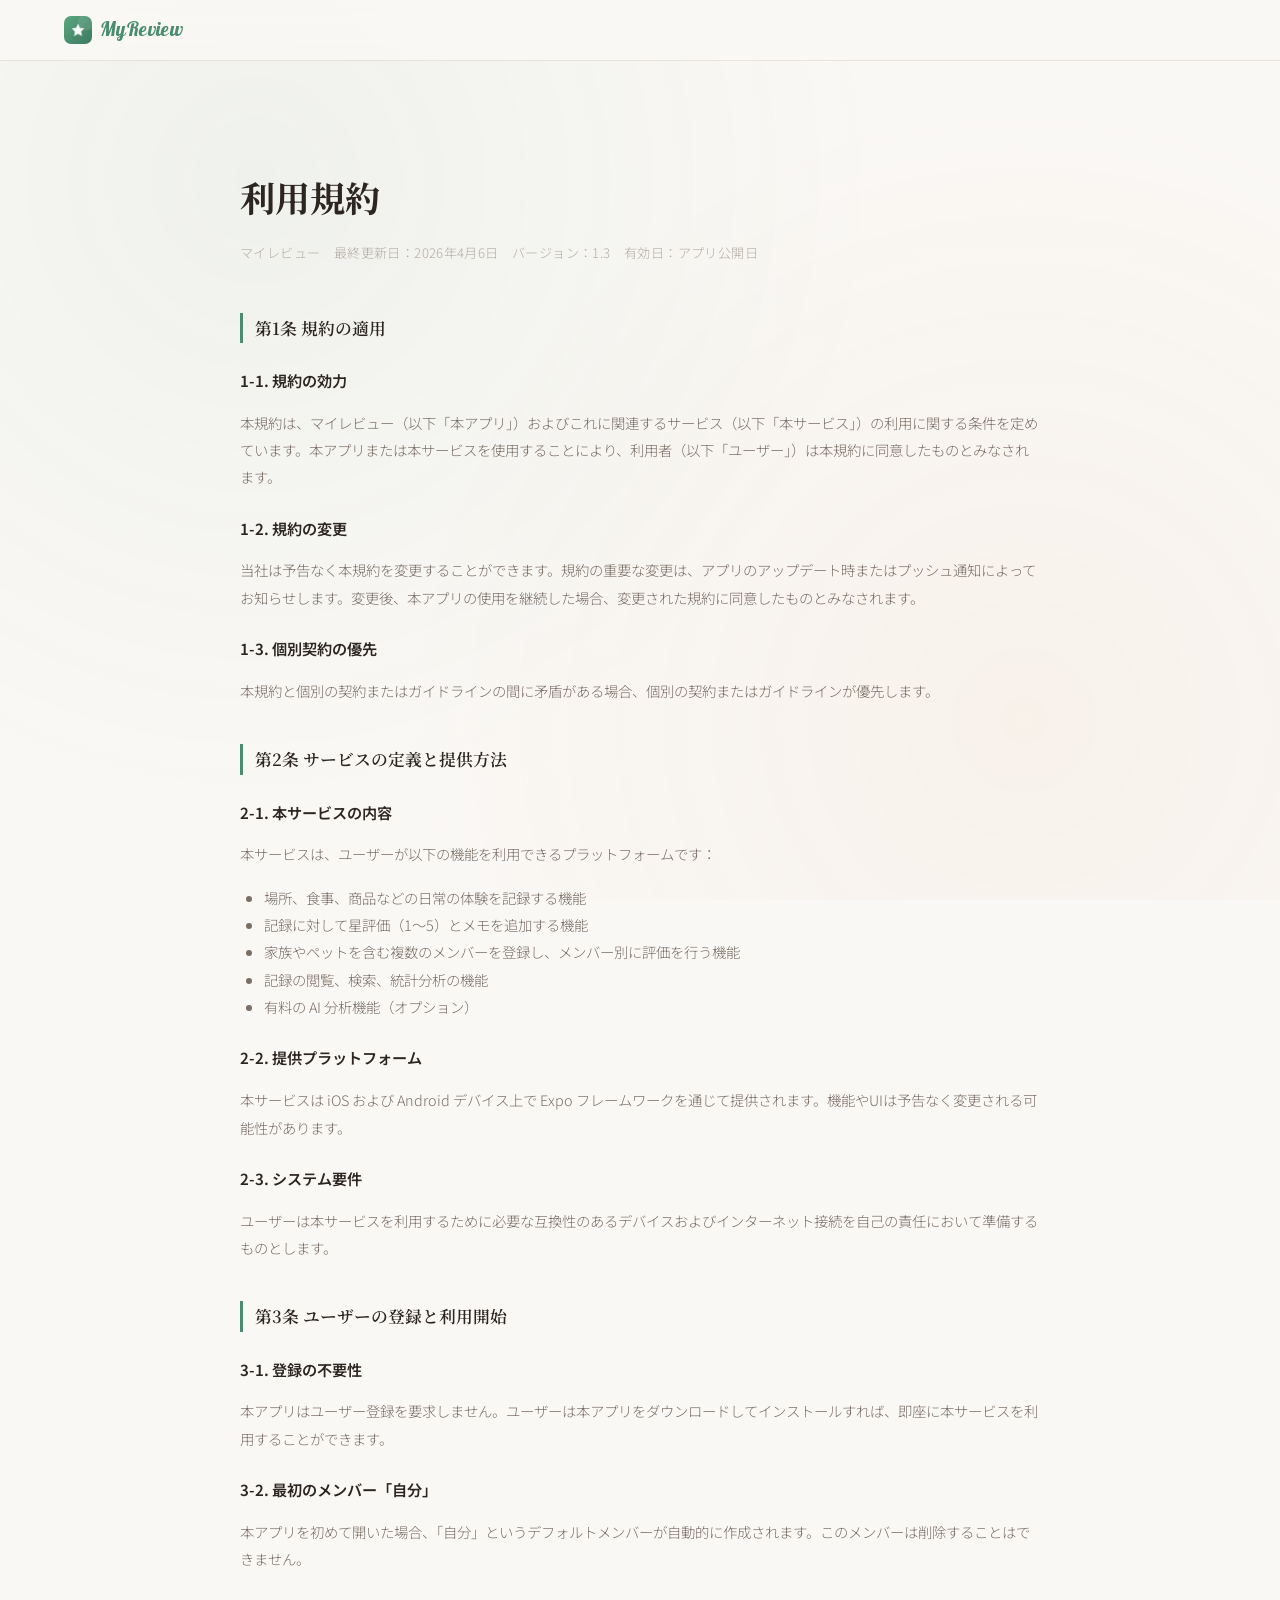
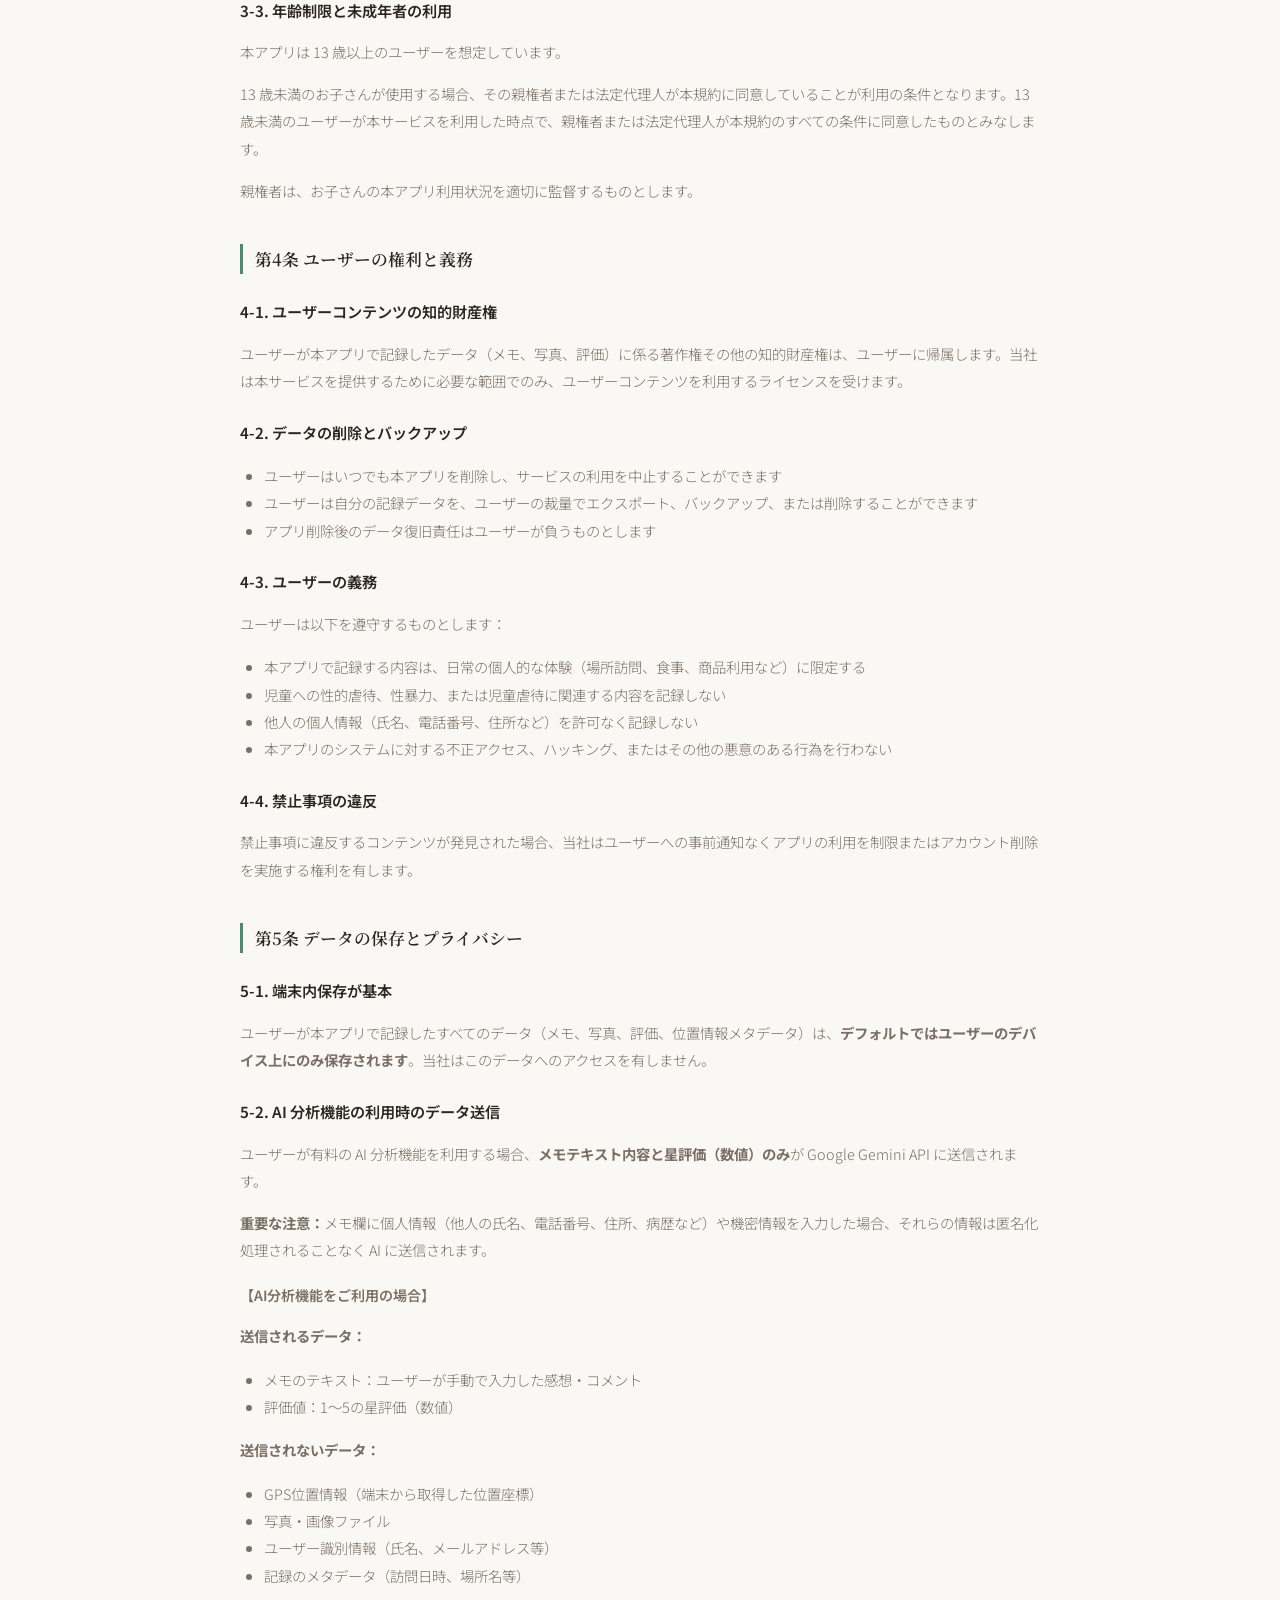
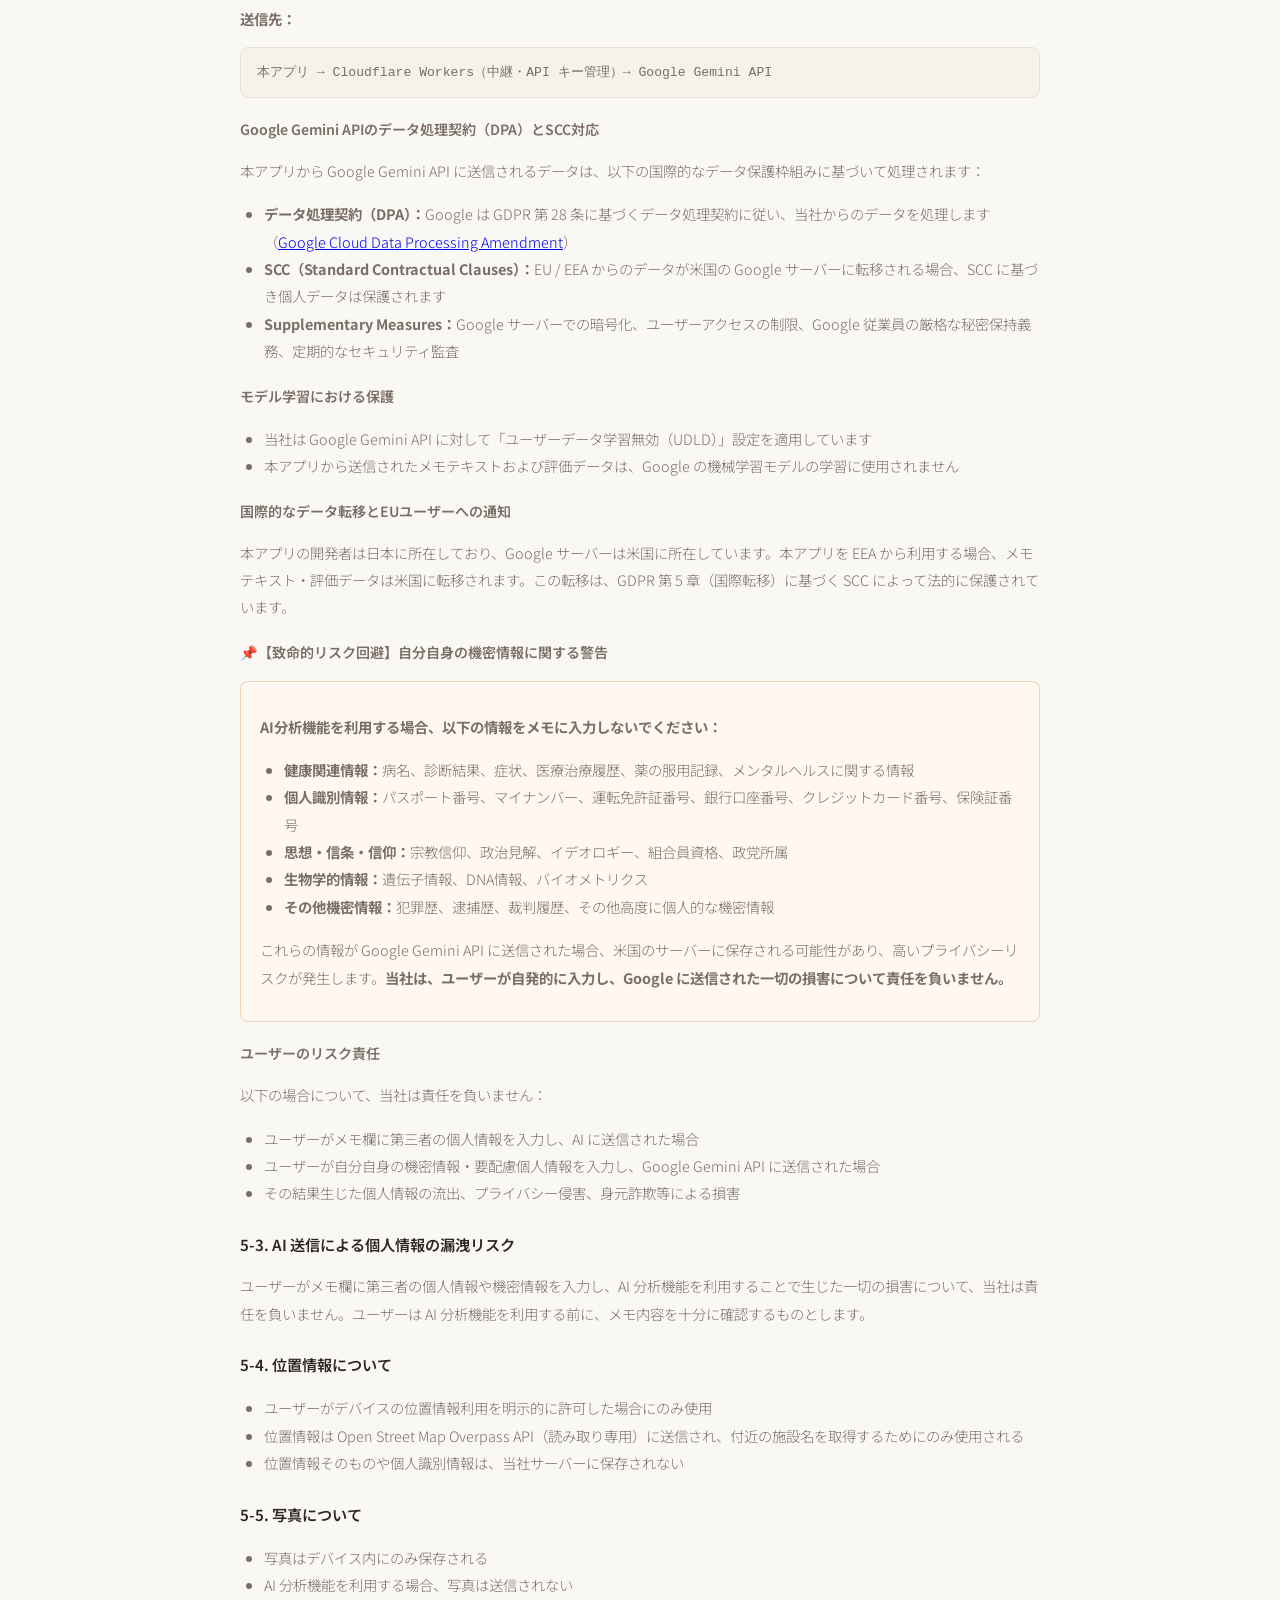
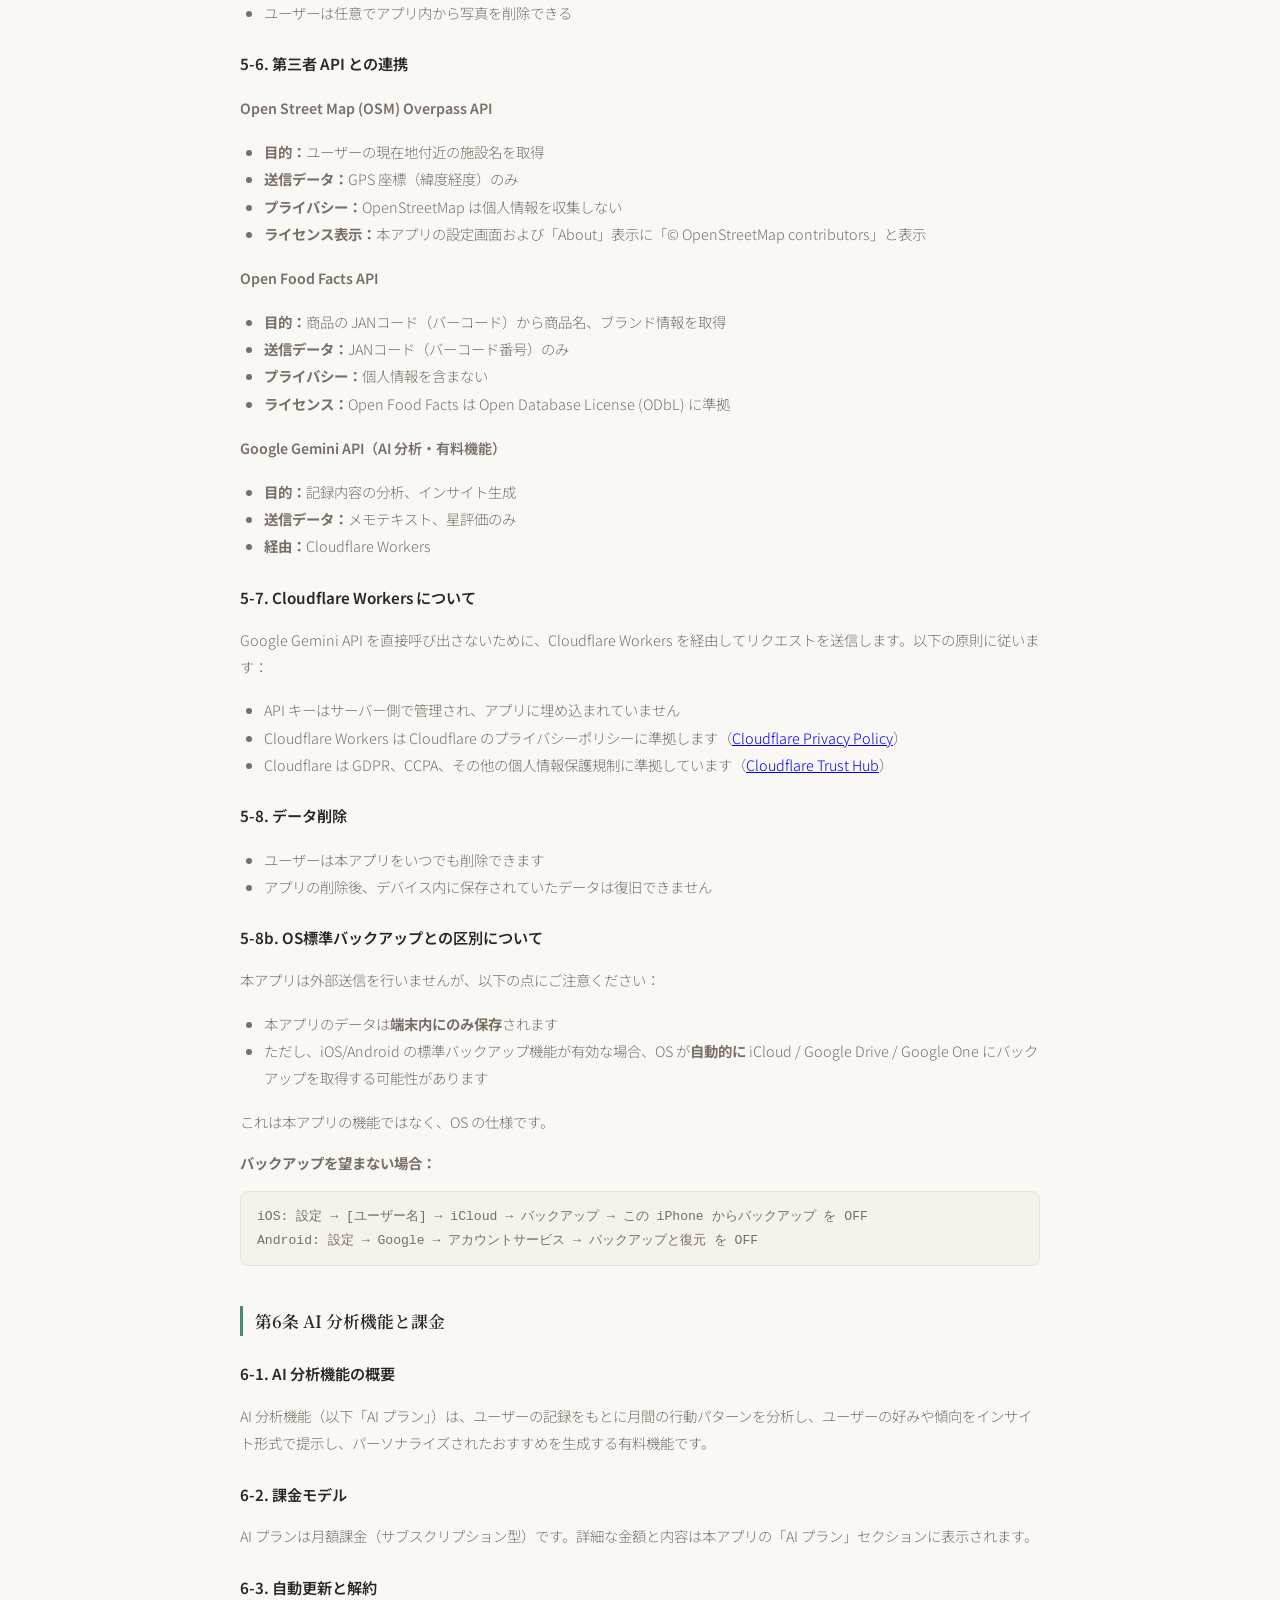
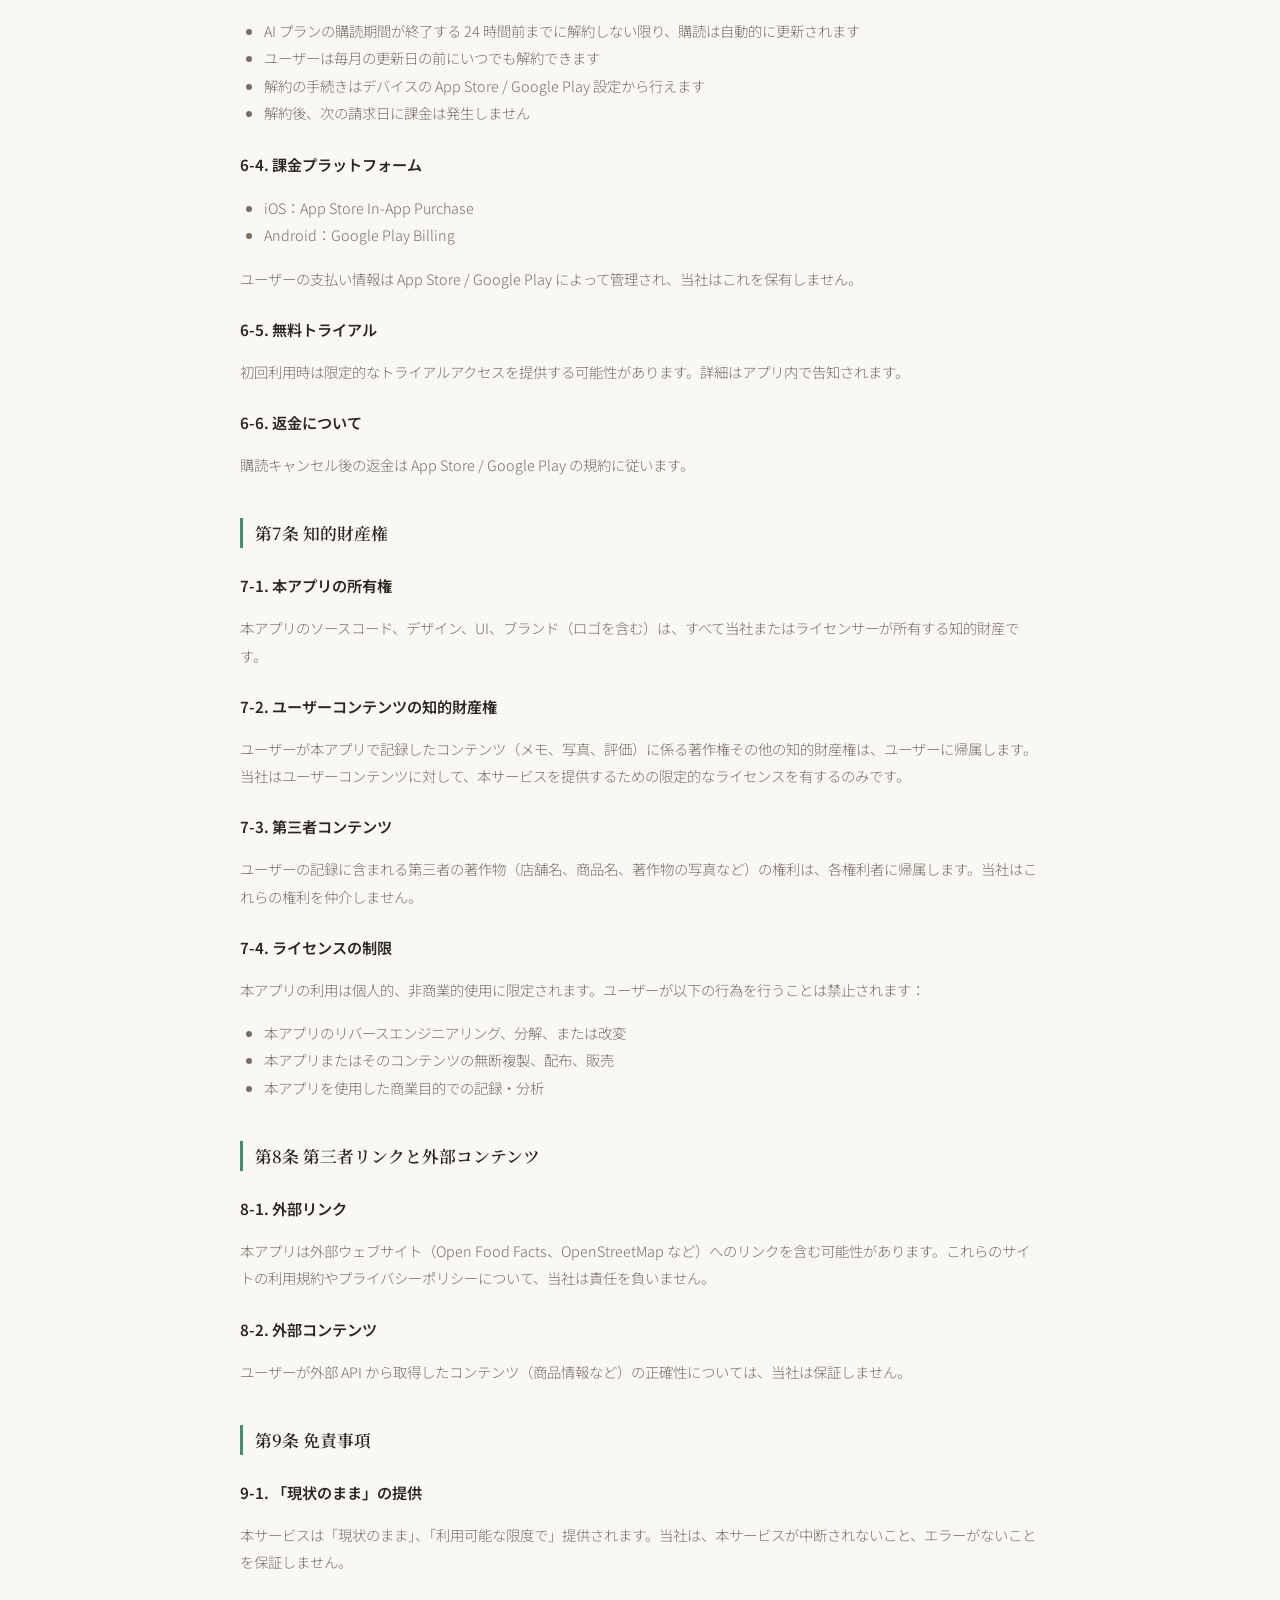
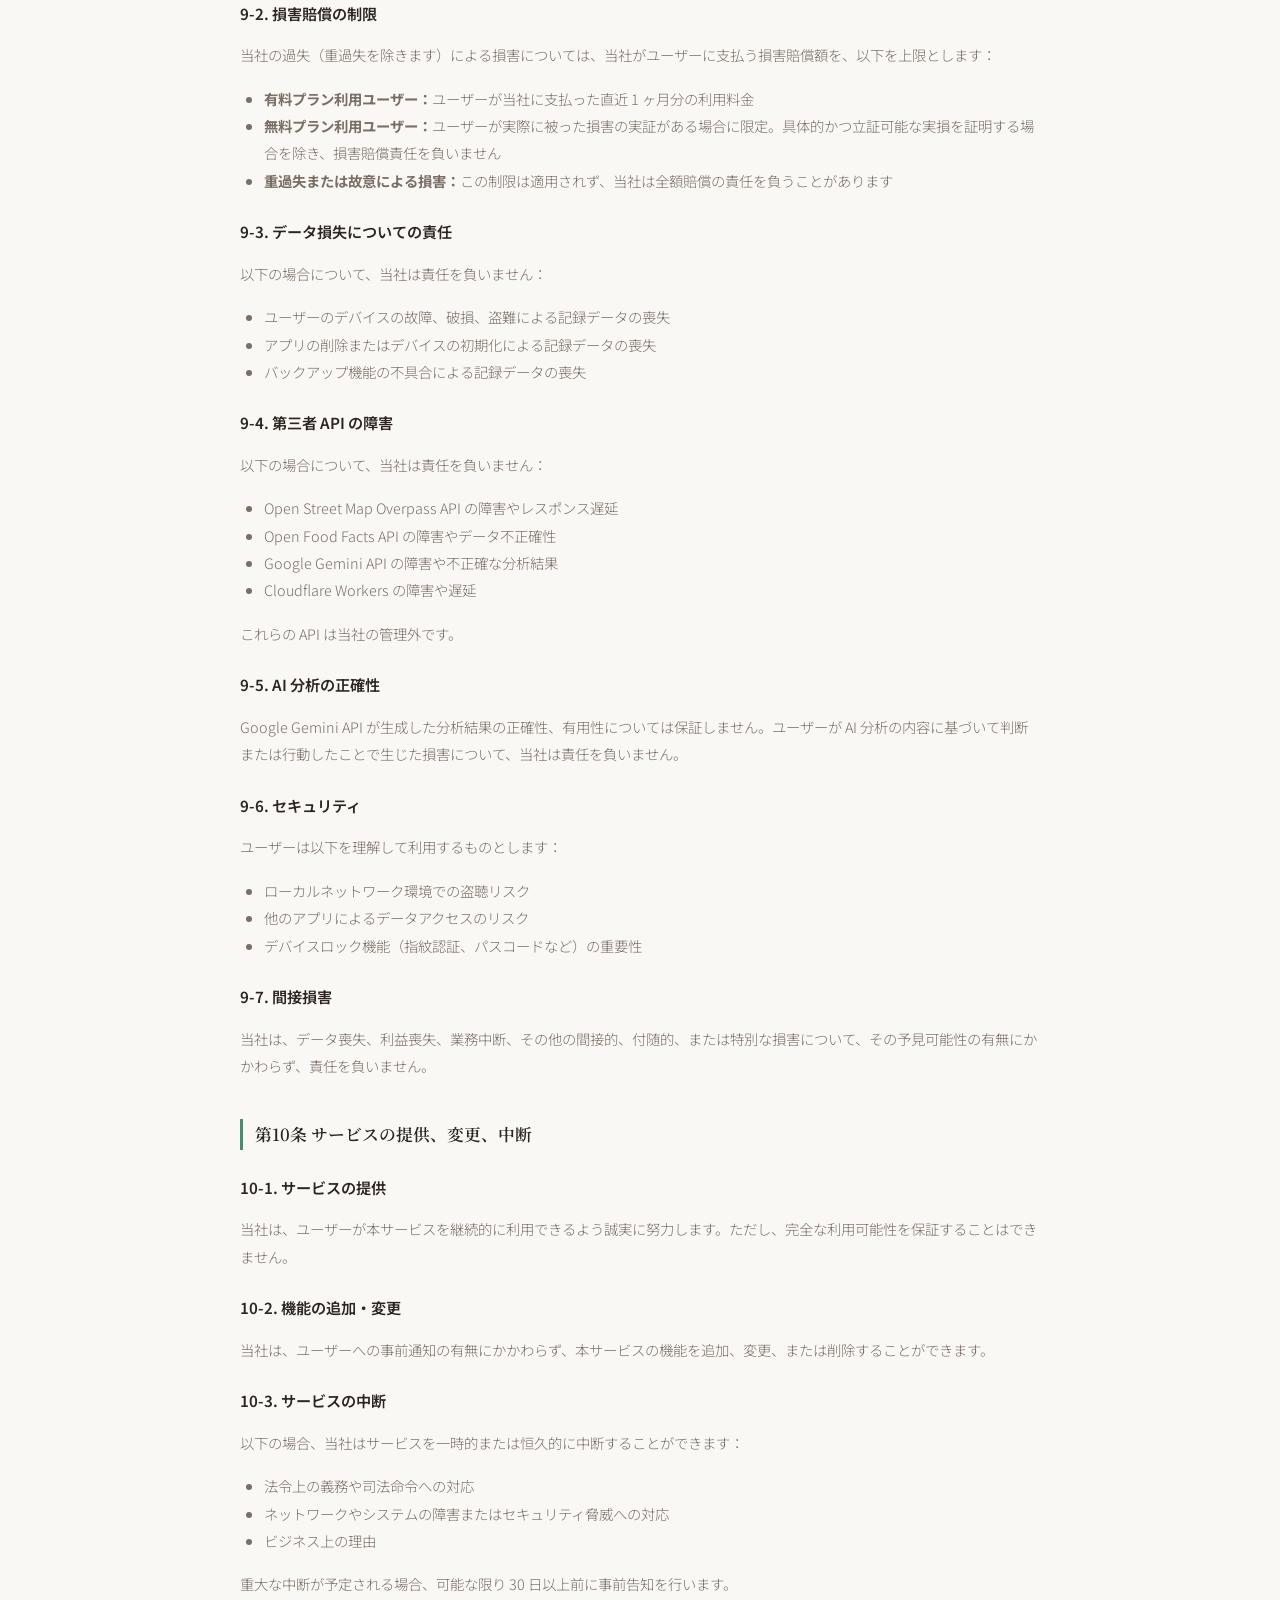
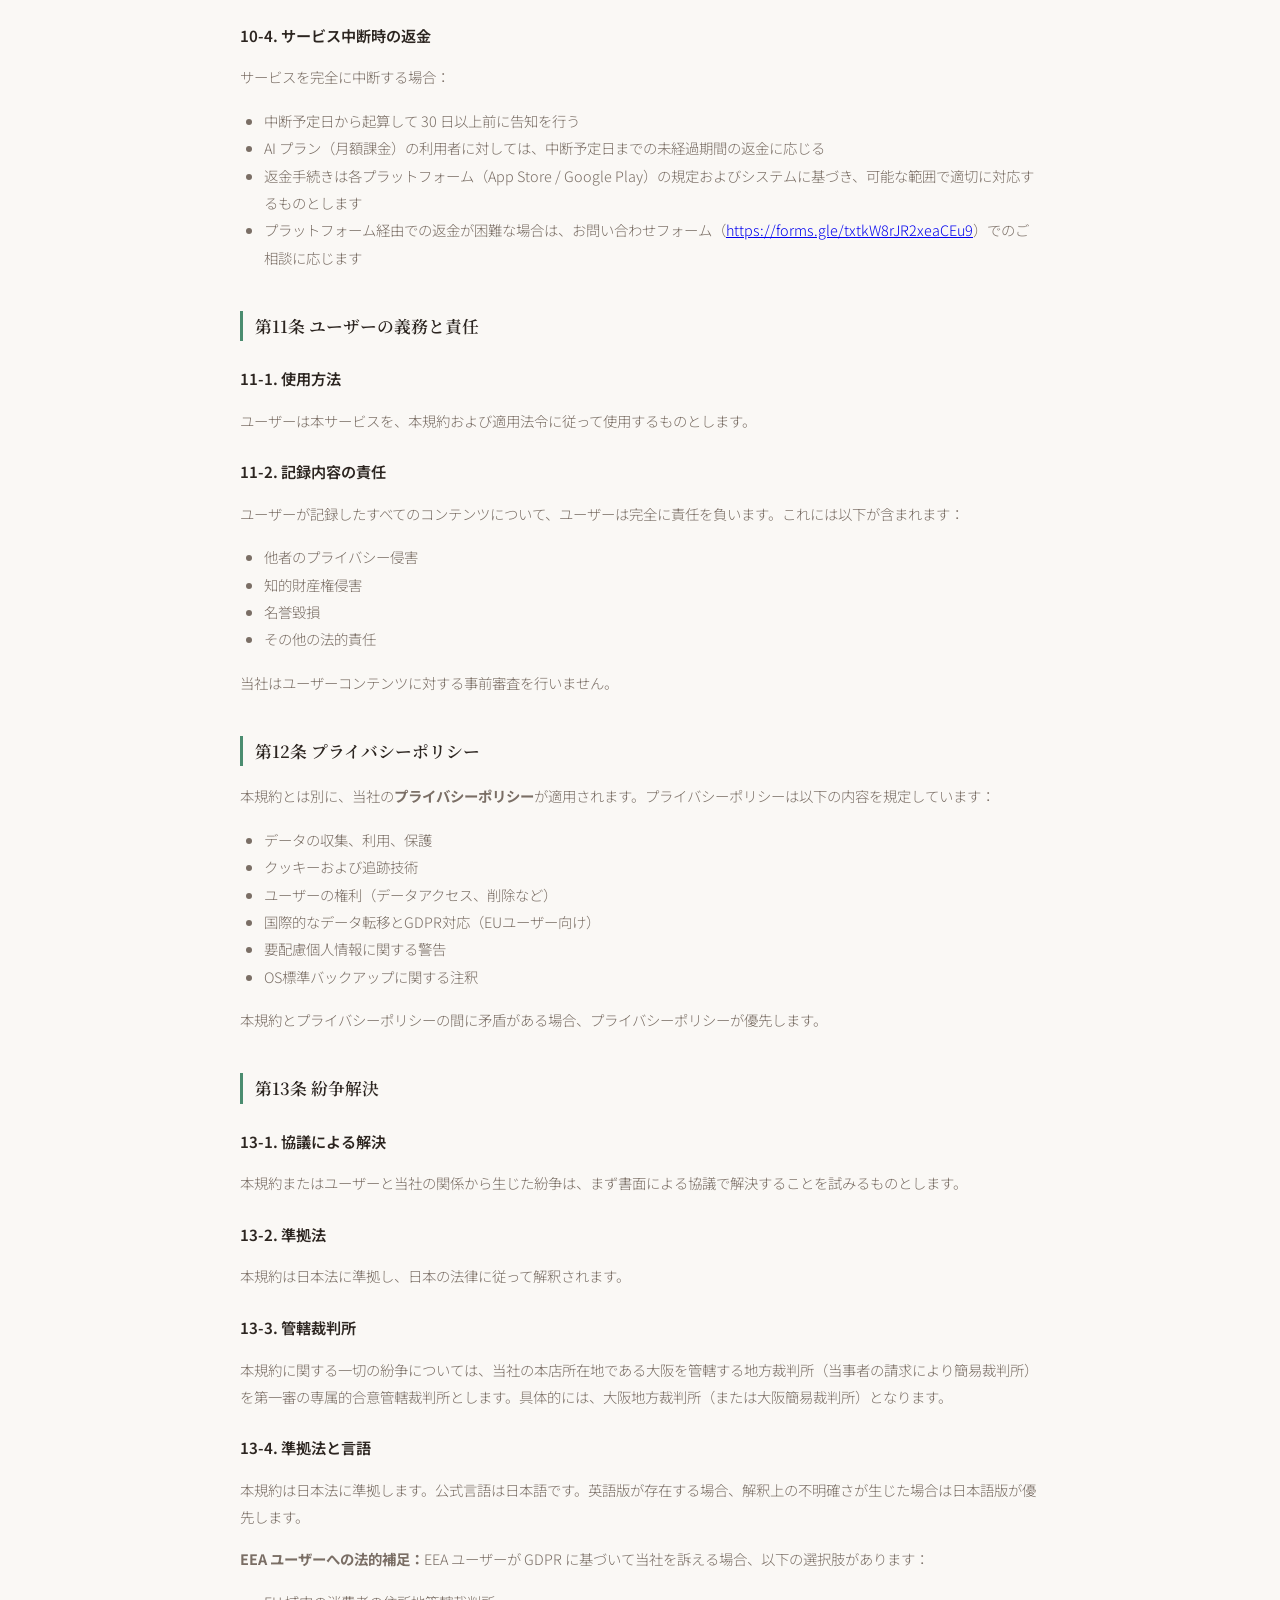
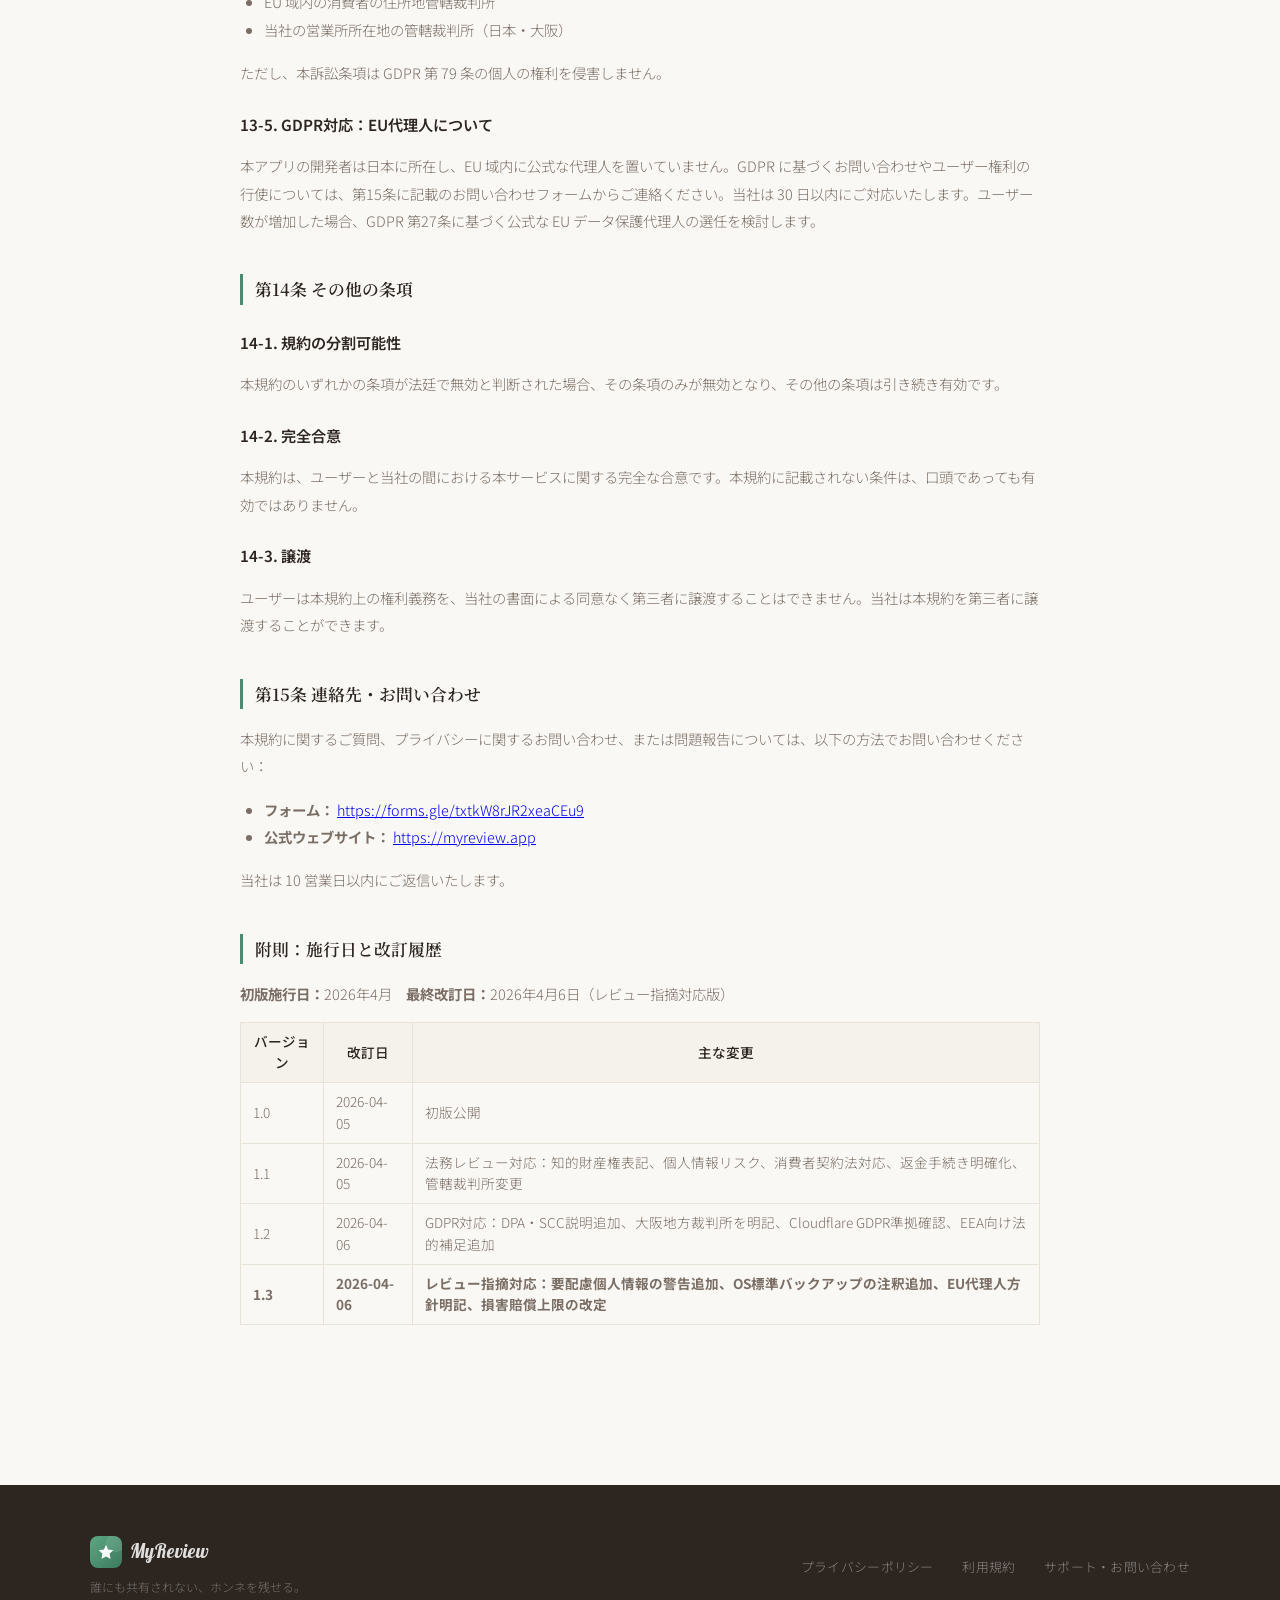
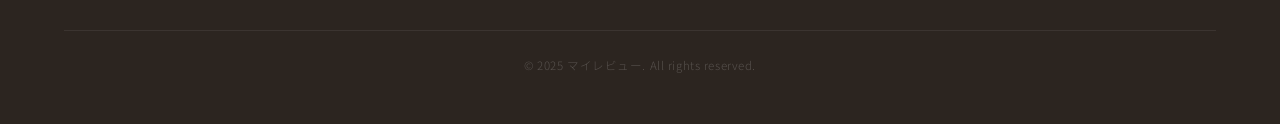
<file: public/my-review/terms.html>
<!doctype html>
<html lang="ja">
  <head>
    <meta charset="UTF-8" />
    <meta name="viewport" content="width=device-width, initial-scale=1.0" />
    <title>利用規約 — マイレビュー</title>
    <link rel="preconnect" href="https://fonts.googleapis.com" />
    <link rel="preconnect" href="https://fonts.gstatic.com" crossorigin />
    <link rel="icon" type="image/png" href="icon.png" />
    <link rel="apple-touch-icon" href="icon.png" />
    <link
      href="https://fonts.googleapis.com/css2?family=Galada&family=Noto+Serif+JP:wght@400;600;700&family=Noto+Sans+JP:wght@300;400;500&display=swap"
      rel="stylesheet"
    />
    <link
      href="https://fonts.googleapis.com/css2?family=Material+Symbols+Rounded:opsz,wght,FILL,GRAD@20..48,100..700,0..1,-50..200"
      rel="stylesheet"
    />
    <link rel="stylesheet" href="./style.css" />
  </head>

  <body>
    <!-- ナビ -->
    <nav>
      <a href="./index.html" class="nav-logo">
        <img src="icon.png" alt="マイレビューアイコン" />
        <span class="brand-galada">MyReview</span>
      </a>
    </nav>

    <main class="legal-container">
      <h1 class="legal-title">利用規約</h1>
      <p class="legal-updated">
        マイレビュー　最終更新日：2026年4月6日　バージョン：1.3　有効日：アプリ公開日
      </p>
      <div class="legal-section">
        <h2>第1条 規約の適用</h2>
        <h3>1-1. 規約の効力</h3>
        <p>
          本規約は、マイレビュー（以下「本アプリ」）およびこれに関連するサービス（以下「本サービス」）の利用に関する条件を定めています。本アプリまたは本サービスを使用することにより、利用者（以下「ユーザー」）は本規約に同意したものとみなされます。
        </p>
        <h3>1-2. 規約の変更</h3>
        <p>
          当社は予告なく本規約を変更することができます。規約の重要な変更は、アプリのアップデート時またはプッシュ通知によってお知らせします。変更後、本アプリの使用を継続した場合、変更された規約に同意したものとみなされます。
        </p>
        <h3>1-3. 個別契約の優先</h3>
        <p>
          本規約と個別の契約またはガイドラインの間に矛盾がある場合、個別の契約またはガイドラインが優先します。
        </p>
      </div>

      <div class="legal-section">
        <h2>第2条 サービスの定義と提供方法</h2>
        <h3>2-1. 本サービスの内容</h3>
        <p>
          本サービスは、ユーザーが以下の機能を利用できるプラットフォームです：
        </p>
        <ul>
          <li>場所、食事、商品などの日常の体験を記録する機能</li>
          <li>記録に対して星評価（1〜5）とメモを追加する機能</li>
          <li>
            家族やペットを含む複数のメンバーを登録し、メンバー別に評価を行う機能
          </li>
          <li>記録の閲覧、検索、統計分析の機能</li>
          <li>有料の AI 分析機能（オプション）</li>
        </ul>
        <h3>2-2. 提供プラットフォーム</h3>
        <p>
          本サービスは iOS および Android デバイス上で Expo
          フレームワークを通じて提供されます。機能やUIは予告なく変更される可能性があります。
        </p>
        <h3>2-3. システム要件</h3>
        <p>
          ユーザーは本サービスを利用するために必要な互換性のあるデバイスおよびインターネット接続を自己の責任において準備するものとします。
        </p>
      </div>

      <div class="legal-section">
        <h2>第3条 ユーザーの登録と利用開始</h2>
        <h3>3-1. 登録の不要性</h3>
        <p>
          本アプリはユーザー登録を要求しません。ユーザーは本アプリをダウンロードしてインストールすれば、即座に本サービスを利用することができます。
        </p>
        <h3>3-2. 最初のメンバー「自分」</h3>
        <p>
          本アプリを初めて開いた場合、「自分」というデフォルトメンバーが自動的に作成されます。このメンバーは削除することはできません。
        </p>
        <h3>3-3. 年齢制限と未成年者の利用</h3>
        <p>本アプリは 13 歳以上のユーザーを想定しています。</p>
        <p>
          13
          歳未満のお子さんが使用する場合、その親権者または法定代理人が本規約に同意していることが利用の条件となります。13
          歳未満のユーザーが本サービスを利用した時点で、親権者または法定代理人が本規約のすべての条件に同意したものとみなします。
        </p>
        <p>
          親権者は、お子さんの本アプリ利用状況を適切に監督するものとします。
        </p>
      </div>

      <div class="legal-section">
        <h2>第4条 ユーザーの権利と義務</h2>
        <h3>4-1. ユーザーコンテンツの知的財産権</h3>
        <p>
          ユーザーが本アプリで記録したデータ（メモ、写真、評価）に係る著作権その他の知的財産権は、ユーザーに帰属します。当社は本サービスを提供するために必要な範囲でのみ、ユーザーコンテンツを利用するライセンスを受けます。
        </p>
        <h3>4-2. データの削除とバックアップ</h3>
        <ul>
          <li>
            ユーザーはいつでも本アプリを削除し、サービスの利用を中止することができます
          </li>
          <li>
            ユーザーは自分の記録データを、ユーザーの裁量でエクスポート、バックアップ、または削除することができます
          </li>
          <li>アプリ削除後のデータ復旧責任はユーザーが負うものとします</li>
        </ul>
        <h3>4-3. ユーザーの義務</h3>
        <p>ユーザーは以下を遵守するものとします：</p>
        <ul>
          <li>
            本アプリで記録する内容は、日常の個人的な体験（場所訪問、食事、商品利用など）に限定する
          </li>
          <li>
            児童への性的虐待、性暴力、または児童虐待に関連する内容を記録しない
          </li>
          <li>
            他人の個人情報（氏名、電話番号、住所など）を許可なく記録しない
          </li>
          <li>
            本アプリのシステムに対する不正アクセス、ハッキング、またはその他の悪意のある行為を行わない
          </li>
        </ul>
        <h3>4-4. 禁止事項の違反</h3>
        <p>
          禁止事項に違反するコンテンツが発見された場合、当社はユーザーへの事前通知なくアプリの利用を制限またはアカウント削除を実施する権利を有します。
        </p>
      </div>

      <div class="legal-section">
        <h2>第5条 データの保存とプライバシー</h2>
        <h3>5-1. 端末内保存が基本</h3>
        <p>
          ユーザーが本アプリで記録したすべてのデータ（メモ、写真、評価、位置情報メタデータ）は、<strong>デフォルトではユーザーのデバイス上にのみ保存されます</strong>。当社はこのデータへのアクセスを有しません。
        </p>
        <h3>5-2. AI 分析機能の利用時のデータ送信</h3>
        <p>
          ユーザーが有料の AI
          分析機能を利用する場合、<strong>メモテキスト内容と星評価（数値）のみ</strong>が
          Google Gemini API に送信されます。
        </p>
        <p>
          <strong>重要な注意：</strong
          >メモ欄に個人情報（他人の氏名、電話番号、住所、病歴など）や機密情報を入力した場合、それらの情報は匿名化処理されることなく
          AI に送信されます。
        </p>
        <h4>【AI分析機能をご利用の場合】</h4>
        <p><strong>送信されるデータ：</strong></p>
        <ul>
          <li>メモのテキスト：ユーザーが手動で入力した感想・コメント</li>
          <li>評価値：1〜5の星評価（数値）</li>
        </ul>
        <p><strong>送信されないデータ：</strong></p>
        <ul>
          <li>GPS位置情報（端末から取得した位置座標）</li>
          <li>写真・画像ファイル</li>
          <li>ユーザー識別情報（氏名、メールアドレス等）</li>
          <li>記録のメタデータ（訪問日時、場所名等）</li>
        </ul>
        <p><strong>送信先：</strong></p>
        <pre>
本アプリ → Cloudflare Workers（中継・API キー管理）→ Google Gemini API</pre
        >
        <h4>Google Gemini APIのデータ処理契約（DPA）とSCC対応</h4>
        <p>
          本アプリから Google Gemini API
          に送信されるデータは、以下の国際的なデータ保護枠組みに基づいて処理されます：
        </p>
        <ul>
          <li>
            <strong>データ処理契約（DPA）：</strong>Google は GDPR 第 28
            条に基づくデータ処理契約に従い、当社からのデータを処理します（<a
              href="https://cloud.google.com/terms/data-processing-terms"
              >Google Cloud Data Processing Amendment</a
            >）
          </li>
          <li>
            <strong>SCC（Standard Contractual Clauses）：</strong>EU / EEA
            からのデータが米国の Google サーバーに転移される場合、SCC
            に基づき個人データは保護されます
          </li>
          <li>
            <strong>Supplementary Measures：</strong>Google
            サーバーでの暗号化、ユーザーアクセスの制限、Google
            従業員の厳格な秘密保持義務、定期的なセキュリティ監査
          </li>
        </ul>
        <h4>モデル学習における保護</h4>
        <ul>
          <li>
            当社は Google Gemini API
            に対して「ユーザーデータ学習無効（UDLD）」設定を適用しています
          </li>
          <li>
            本アプリから送信されたメモテキストおよび評価データは、Google
            の機械学習モデルの学習に使用されません
          </li>
        </ul>
        <h4>国際的なデータ転移とEUユーザーへの通知</h4>
        <p>
          本アプリの開発者は日本に所在しており、Google
          サーバーは米国に所在しています。本アプリを EEA
          から利用する場合、メモテキスト・評価データは米国に転移されます。この転移は、GDPR
          第 5 章（国際転移）に基づく SCC によって法的に保護されています。
        </p>
        <h4>📌【致命的リスク回避】自分自身の機密情報に関する警告</h4>
        <div class="legal-warning">
          <p>
            <strong
              >AI分析機能を利用する場合、以下の情報をメモに入力しないでください：</strong
            >
          </p>
          <ul>
            <li>
              <strong>健康関連情報：</strong
              >病名、診断結果、症状、医療治療履歴、薬の服用記録、メンタルヘルスに関する情報
            </li>
            <li>
              <strong>個人識別情報：</strong
              >パスポート番号、マイナンバー、運転免許証番号、銀行口座番号、クレジットカード番号、保険証番号
            </li>
            <li>
              <strong>思想・信条・信仰：</strong
              >宗教信仰、政治見解、イデオロギー、組合員資格、政党所属
            </li>
            <li>
              <strong>生物学的情報：</strong
              >遺伝子情報、DNA情報、バイオメトリクス
            </li>
            <li>
              <strong>その他機密情報：</strong
              >犯罪歴、逮捕歴、裁判履歴、その他高度に個人的な機密情報
            </li>
          </ul>
          <p>
            これらの情報が Google Gemini API
            に送信された場合、米国のサーバーに保存される可能性があり、高いプライバシーリスクが発生します。<strong
              >当社は、ユーザーが自発的に入力し、Google
              に送信された一切の損害について責任を負いません。</strong
            >
          </p>
        </div>
        <h4>ユーザーのリスク責任</h4>
        <p>以下の場合について、当社は責任を負いません：</p>
        <ul>
          <li>
            ユーザーがメモ欄に第三者の個人情報を入力し、AI に送信された場合
          </li>
          <li>
            ユーザーが自分自身の機密情報・要配慮個人情報を入力し、Google Gemini
            API に送信された場合
          </li>
          <li>
            その結果生じた個人情報の流出、プライバシー侵害、身元詐欺等による損害
          </li>
        </ul>
        <h3>5-3. AI 送信による個人情報の漏洩リスク</h3>
        <p>
          ユーザーがメモ欄に第三者の個人情報や機密情報を入力し、AI
          分析機能を利用することで生じた一切の損害について、当社は責任を負いません。ユーザーは
          AI 分析機能を利用する前に、メモ内容を十分に確認するものとします。
        </p>
        <h3>5-4. 位置情報について</h3>
        <ul>
          <li>
            ユーザーがデバイスの位置情報利用を明示的に許可した場合にのみ使用
          </li>
          <li>
            位置情報は Open Street Map Overpass
            API（読み取り専用）に送信され、付近の施設名を取得するためにのみ使用される
          </li>
          <li>位置情報そのものや個人識別情報は、当社サーバーに保存されない</li>
        </ul>
        <h3>5-5. 写真について</h3>
        <ul>
          <li>写真はデバイス内にのみ保存される</li>
          <li>AI 分析機能を利用する場合、写真は送信されない</li>
          <li>ユーザーは任意でアプリ内から写真を削除できる</li>
        </ul>
        <h3>5-6. 第三者 API との連携</h3>
        <h4>Open Street Map (OSM) Overpass API</h4>
        <ul>
          <li><strong>目的：</strong>ユーザーの現在地付近の施設名を取得</li>
          <li><strong>送信データ：</strong>GPS 座標（緯度経度）のみ</li>
          <li>
            <strong>プライバシー：</strong>OpenStreetMap は個人情報を収集しない
          </li>
          <li>
            <strong>ライセンス表示：</strong
            >本アプリの設定画面および「About」表示に「© OpenStreetMap
            contributors」と表示
          </li>
        </ul>
        <h4>Open Food Facts API</h4>
        <ul>
          <li>
            <strong>目的：</strong>商品の
            JANコード（バーコード）から商品名、ブランド情報を取得
          </li>
          <li><strong>送信データ：</strong>JANコード（バーコード番号）のみ</li>
          <li><strong>プライバシー：</strong>個人情報を含まない</li>
          <li>
            <strong>ライセンス：</strong>Open Food Facts は Open Database
            License (ODbL) に準拠
          </li>
        </ul>
        <h4>Google Gemini API（AI 分析・有料機能）</h4>
        <ul>
          <li><strong>目的：</strong>記録内容の分析、インサイト生成</li>
          <li><strong>送信データ：</strong>メモテキスト、星評価のみ</li>
          <li><strong>経由：</strong>Cloudflare Workers</li>
        </ul>
        <h3>5-7. Cloudflare Workers について</h3>
        <p>
          Google Gemini API を直接呼び出さないために、Cloudflare Workers
          を経由してリクエストを送信します。以下の原則に従います：
        </p>
        <ul>
          <li>API キーはサーバー側で管理され、アプリに埋め込まれていません</li>
          <li>
            Cloudflare Workers は Cloudflare
            のプライバシーポリシーに準拠します（<a
              href="https://www.cloudflare.com/privacy/"
              >Cloudflare Privacy Policy</a
            >）
          </li>
          <li>
            Cloudflare は
            GDPR、CCPA、その他の個人情報保護規制に準拠しています（<a
              href="https://www.cloudflare.com/trust-hub/"
              >Cloudflare Trust Hub</a
            >）
          </li>
        </ul>
        <h3>5-8. データ削除</h3>
        <ul>
          <li>ユーザーは本アプリをいつでも削除できます</li>
          <li>
            アプリの削除後、デバイス内に保存されていたデータは復旧できません
          </li>
        </ul>
        <h3>5-8b. OS標準バックアップとの区別について</h3>
        <p>本アプリは外部送信を行いませんが、以下の点にご注意ください：</p>
        <ul>
          <li>本アプリのデータは<strong>端末内にのみ保存</strong>されます</li>
          <li>
            ただし、iOS/Android の標準バックアップ機能が有効な場合、OS が<strong
              >自動的に</strong
            >
            iCloud / Google Drive / Google One
            にバックアップを取得する可能性があります
          </li>
        </ul>
        <p>これは本アプリの機能ではなく、OS の仕様です。</p>
        <p><strong>バックアップを望まない場合：</strong></p>
        <pre>
iOS: 設定 → [ユーザー名] → iCloud → バックアップ → この iPhone からバックアップ を OFF
Android: 設定 → Google → アカウントサービス → バックアップと復元 を OFF</pre
        >
      </div>

      <div class="legal-section">
        <h2>第6条 AI 分析機能と課金</h2>
        <h3>6-1. AI 分析機能の概要</h3>
        <p>
          AI 分析機能（以下「AI
          プラン」）は、ユーザーの記録をもとに月間の行動パターンを分析し、ユーザーの好みや傾向をインサイト形式で提示し、パーソナライズされたおすすめを生成する有料機能です。
        </p>
        <h3>6-2. 課金モデル</h3>
        <p>
          AI
          プランは月額課金（サブスクリプション型）です。詳細な金額と内容は本アプリの「AI
          プラン」セクションに表示されます。
        </p>
        <h3>6-3. 自動更新と解約</h3>
        <ul>
          <li>
            AI プランの購読期間が終了する 24
            時間前までに解約しない限り、購読は自動的に更新されます
          </li>
          <li>ユーザーは毎月の更新日の前にいつでも解約できます</li>
          <li>
            解約の手続きはデバイスの App Store / Google Play 設定から行えます
          </li>
          <li>解約後、次の請求日に課金は発生しません</li>
        </ul>
        <h3>6-4. 課金プラットフォーム</h3>
        <ul>
          <li>iOS：App Store In-App Purchase</li>
          <li>Android：Google Play Billing</li>
        </ul>
        <p>
          ユーザーの支払い情報は App Store / Google Play
          によって管理され、当社はこれを保有しません。
        </p>
        <h3>6-5. 無料トライアル</h3>
        <p>
          初回利用時は限定的なトライアルアクセスを提供する可能性があります。詳細はアプリ内で告知されます。
        </p>
        <h3>6-6. 返金について</h3>
        <p>
          購読キャンセル後の返金は App Store / Google Play の規約に従います。
        </p>
      </div>

      <div class="legal-section">
        <h2>第7条 知的財産権</h2>
        <h3>7-1. 本アプリの所有権</h3>
        <p>
          本アプリのソースコード、デザイン、UI、ブランド（ロゴを含む）は、すべて当社またはライセンサーが所有する知的財産です。
        </p>
        <h3>7-2. ユーザーコンテンツの知的財産権</h3>
        <p>
          ユーザーが本アプリで記録したコンテンツ（メモ、写真、評価）に係る著作権その他の知的財産権は、ユーザーに帰属します。当社はユーザーコンテンツに対して、本サービスを提供するための限定的なライセンスを有するのみです。
        </p>
        <h3>7-3. 第三者コンテンツ</h3>
        <p>
          ユーザーの記録に含まれる第三者の著作物（店舗名、商品名、著作物の写真など）の権利は、各権利者に帰属します。当社はこれらの権利を仲介しません。
        </p>
        <h3>7-4. ライセンスの制限</h3>
        <p>
          本アプリの利用は個人的、非商業的使用に限定されます。ユーザーが以下の行為を行うことは禁止されます：
        </p>
        <ul>
          <li>本アプリのリバースエンジニアリング、分解、または改変</li>
          <li>本アプリまたはそのコンテンツの無断複製、配布、販売</li>
          <li>本アプリを使用した商業目的での記録・分析</li>
        </ul>
      </div>

      <div class="legal-section">
        <h2>第8条 第三者リンクと外部コンテンツ</h2>
        <h3>8-1. 外部リンク</h3>
        <p>
          本アプリは外部ウェブサイト（Open Food Facts、OpenStreetMap
          など）へのリンクを含む可能性があります。これらのサイトの利用規約やプライバシーポリシーについて、当社は責任を負いません。
        </p>
        <h3>8-2. 外部コンテンツ</h3>
        <p>
          ユーザーが外部 API
          から取得したコンテンツ（商品情報など）の正確性については、当社は保証しません。
        </p>
      </div>

      <div class="legal-section">
        <h2>第9条 免責事項</h2>
        <h3>9-1. 「現状のまま」の提供</h3>
        <p>
          本サービスは「現状のまま」、「利用可能な限度で」提供されます。当社は、本サービスが中断されないこと、エラーがないことを保証しません。
        </p>
        <h3>9-2. 損害賠償の制限</h3>
        <p>
          当社の過失（重過失を除きます）による損害については、当社がユーザーに支払う損害賠償額を、以下を上限とします：
        </p>
        <ul>
          <li>
            <strong>有料プラン利用ユーザー：</strong
            >ユーザーが当社に支払った直近 1 ヶ月分の利用料金
          </li>
          <li>
            <strong>無料プラン利用ユーザー：</strong
            >ユーザーが実際に被った損害の実証がある場合に限定。具体的かつ立証可能な実損を証明する場合を除き、損害賠償責任を負いません
          </li>
          <li>
            <strong>重過失または故意による損害：</strong
            >この制限は適用されず、当社は全額賠償の責任を負うことがあります
          </li>
        </ul>
        <h3>9-3. データ損失についての責任</h3>
        <p>以下の場合について、当社は責任を負いません：</p>
        <ul>
          <li>ユーザーのデバイスの故障、破損、盗難による記録データの喪失</li>
          <li>アプリの削除またはデバイスの初期化による記録データの喪失</li>
          <li>バックアップ機能の不具合による記録データの喪失</li>
        </ul>
        <h3>9-4. 第三者 API の障害</h3>
        <p>以下の場合について、当社は責任を負いません：</p>
        <ul>
          <li>Open Street Map Overpass API の障害やレスポンス遅延</li>
          <li>Open Food Facts API の障害やデータ不正確性</li>
          <li>Google Gemini API の障害や不正確な分析結果</li>
          <li>Cloudflare Workers の障害や遅延</li>
        </ul>
        <p>これらの API は当社の管理外です。</p>
        <h3>9-5. AI 分析の正確性</h3>
        <p>
          Google Gemini API
          が生成した分析結果の正確性、有用性については保証しません。ユーザーが
          AI
          分析の内容に基づいて判断または行動したことで生じた損害について、当社は責任を負いません。
        </p>
        <h3>9-6. セキュリティ</h3>
        <p>ユーザーは以下を理解して利用するものとします：</p>
        <ul>
          <li>ローカルネットワーク環境での盗聴リスク</li>
          <li>他のアプリによるデータアクセスのリスク</li>
          <li>デバイスロック機能（指紋認証、パスコードなど）の重要性</li>
        </ul>
        <h3>9-7. 間接損害</h3>
        <p>
          当社は、データ喪失、利益喪失、業務中断、その他の間接的、付随的、または特別な損害について、その予見可能性の有無にかかわらず、責任を負いません。
        </p>
      </div>

      <div class="legal-section">
        <h2>第10条 サービスの提供、変更、中断</h2>
        <h3>10-1. サービスの提供</h3>
        <p>
          当社は、ユーザーが本サービスを継続的に利用できるよう誠実に努力します。ただし、完全な利用可能性を保証することはできません。
        </p>
        <h3>10-2. 機能の追加・変更</h3>
        <p>
          当社は、ユーザーへの事前通知の有無にかかわらず、本サービスの機能を追加、変更、または削除することができます。
        </p>
        <h3>10-3. サービスの中断</h3>
        <p>
          以下の場合、当社はサービスを一時的または恒久的に中断することができます：
        </p>
        <ul>
          <li>法令上の義務や司法命令への対応</li>
          <li>ネットワークやシステムの障害またはセキュリティ脅威への対応</li>
          <li>ビジネス上の理由</li>
        </ul>
        <p>
          重大な中断が予定される場合、可能な限り 30
          日以上前に事前告知を行います。
        </p>
        <h3>10-4. サービス中断時の返金</h3>
        <p>サービスを完全に中断する場合：</p>
        <ul>
          <li>中断予定日から起算して 30 日以上前に告知を行う</li>
          <li>
            AI
            プラン（月額課金）の利用者に対しては、中断予定日までの未経過期間の返金に応じる
          </li>
          <li>
            返金手続きは各プラットフォーム（App Store / Google
            Play）の規定およびシステムに基づき、可能な範囲で適切に対応するものとします
          </li>
          <li>
            プラットフォーム経由での返金が困難な場合は、お問い合わせフォーム（<a
              href="https://forms.gle/txtkW8rJR2xeaCEu9" target="_blank" rel="noopener noreferrer"
              >https://forms.gle/txtkW8rJR2xeaCEu9</a
            >）でのご相談に応じます
          </li>
        </ul>
      </div>

      <div class="legal-section">
        <h2>第11条 ユーザーの義務と責任</h2>
        <h3>11-1. 使用方法</h3>
        <p>
          ユーザーは本サービスを、本規約および適用法令に従って使用するものとします。
        </p>
        <h3>11-2. 記録内容の責任</h3>
        <p>
          ユーザーが記録したすべてのコンテンツについて、ユーザーは完全に責任を負います。これには以下が含まれます：
        </p>
        <ul>
          <li>他者のプライバシー侵害</li>
          <li>知的財産権侵害</li>
          <li>名誉毀損</li>
          <li>その他の法的責任</li>
        </ul>
        <p>当社はユーザーコンテンツに対する事前審査を行いません。</p>
      </div>

      <div class="legal-section">
        <h2>第12条 プライバシーポリシー</h2>
        <p>
          本規約とは別に、当社の<strong>プライバシーポリシー</strong>が適用されます。プライバシーポリシーは以下の内容を規定しています：
        </p>
        <ul>
          <li>データの収集、利用、保護</li>
          <li>クッキーおよび追跡技術</li>
          <li>ユーザーの権利（データアクセス、削除など）</li>
          <li>国際的なデータ転移とGDPR対応（EUユーザー向け）</li>
          <li>要配慮個人情報に関する警告</li>
          <li>OS標準バックアップに関する注釈</li>
        </ul>
        <p>
          本規約とプライバシーポリシーの間に矛盾がある場合、プライバシーポリシーが優先します。
        </p>
      </div>

      <div class="legal-section">
        <h2>第13条 紛争解決</h2>
        <h3>13-1. 協議による解決</h3>
        <p>
          本規約またはユーザーと当社の関係から生じた紛争は、まず書面による協議で解決することを試みるものとします。
        </p>
        <h3>13-2. 準拠法</h3>
        <p>本規約は日本法に準拠し、日本の法律に従って解釈されます。</p>
        <h3>13-3. 管轄裁判所</h3>
        <p>
          本規約に関する一切の紛争については、当社の本店所在地である大阪を管轄する地方裁判所（当事者の請求により簡易裁判所）を第一審の専属的合意管轄裁判所とします。具体的には、大阪地方裁判所（または大阪簡易裁判所）となります。
        </p>
        <h3>13-4. 準拠法と言語</h3>
        <p>
          本規約は日本法に準拠します。公式言語は日本語です。英語版が存在する場合、解釈上の不明確さが生じた場合は日本語版が優先します。
        </p>
        <p>
          <strong>EEA ユーザーへの法的補足：</strong>EEA ユーザーが GDPR
          に基づいて当社を訴える場合、以下の選択肢があります：
        </p>
        <ul>
          <li>EU 域内の消費者の住所地管轄裁判所</li>
          <li>当社の営業所所在地の管轄裁判所（日本・大阪）</li>
        </ul>
        <p>ただし、本訴訟条項は GDPR 第 79 条の個人の権利を侵害しません。</p>
        <h3>13-5. GDPR対応：EU代理人について</h3>
        <p>
          本アプリの開発者は日本に所在し、EU
          域内に公式な代理人を置いていません。GDPR
          に基づくお問い合わせやユーザー権利の行使については、第15条に記載のお問い合わせフォームからご連絡ください。当社は
          30 日以内にご対応いたします。ユーザー数が増加した場合、GDPR
          第27条に基づく公式な EU データ保護代理人の選任を検討します。
        </p>
      </div>

      <div class="legal-section">
        <h2>第14条 その他の条項</h2>
        <h3>14-1. 規約の分割可能性</h3>
        <p>
          本規約のいずれかの条項が法廷で無効と判断された場合、その条項のみが無効となり、その他の条項は引き続き有効です。
        </p>
        <h3>14-2. 完全合意</h3>
        <p>
          本規約は、ユーザーと当社の間における本サービスに関する完全な合意です。本規約に記載されない条件は、口頭であっても有効ではありません。
        </p>
        <h3>14-3. 譲渡</h3>
        <p>
          ユーザーは本規約上の権利義務を、当社の書面による同意なく第三者に譲渡することはできません。当社は本規約を第三者に譲渡することができます。
        </p>
      </div>

      <div class="legal-section">
        <h2>第15条 連絡先・お問い合わせ</h2>
        <p>
          本規約に関するご質問、プライバシーに関するお問い合わせ、または問題報告については、以下の方法でお問い合わせください：
        </p>
        <ul>
          <li>
            <strong>フォーム：</strong>
            <a href="https://forms.gle/txtkW8rJR2xeaCEu9" target="_blank" rel="noopener noreferrer">https://forms.gle/txtkW8rJR2xeaCEu9</a>
          </li>
          <li>
            <strong>公式ウェブサイト：</strong>
            <a href="https://myreview.app">https://myreview.app</a>
          </li>
        </ul>
        <p>当社は 10 営業日以内にご返信いたします。</p>
      </div>

      <div class="legal-section">
        <h2>附則：施行日と改訂履歴</h2>
        <p>
          <strong>初版施行日：</strong
          >2026年4月　<strong>最終改訂日：</strong>2026年4月6日（レビュー指摘対応版）
        </p>
        <table>
          <thead>
            <tr>
              <th>バージョン</th>
              <th>改訂日</th>
              <th>主な変更</th>
            </tr>
          </thead>
          <tbody>
            <tr>
              <td>1.0</td>
              <td>2026-04-05</td>
              <td>初版公開</td>
            </tr>
            <tr>
              <td>1.1</td>
              <td>2026-04-05</td>
              <td>
                法務レビュー対応：知的財産権表記、個人情報リスク、消費者契約法対応、返金手続き明確化、管轄裁判所変更
              </td>
            </tr>
            <tr>
              <td>1.2</td>
              <td>2026-04-06</td>
              <td>
                GDPR対応：DPA・SCC説明追加、大阪地方裁判所を明記、Cloudflare
                GDPR準拠確認、EEA向け法的補足追加
              </td>
            </tr>
            <tr>
              <td><strong>1.3</strong></td>
              <td><strong>2026-04-06</strong></td>
              <td>
                <strong
                  >レビュー指摘対応：要配慮個人情報の警告追加、OS標準バックアップの注釈追加、EU代理人方針明記、損害賠償上限の改定</strong
                >
              </td>
            </tr>
          </tbody>
        </table>
      </div>
    </main>

    <!-- フッター -->
    <footer>
      <div class="footer-inner">
        <div>
          <div
            class="footer-brand"
            style="display: flex; align-items: center; gap: 0.5rem"
          >
            <img
              src="icon.png"
              alt=""
              style="width: 32px; height: 32px; border-radius: 8px"
            />
            <span
              class="brand-galada"
              style="font-size: 1.2rem; color: rgba(255, 255, 255, 0.85)"
              >MyReview</span
            >
          </div>
          <div class="footer-tagline">誰にも共有されない、ホンネを残せる。</div>
        </div>
        <ul class="footer-links">
          <li><a href="./privacy.html">プライバシーポリシー</a></li>
          <li><a href="./terms.html">利用規約</a></li>
          <li>
            <a href="https://forms.gle/txtkW8rJR2xeaCEu9" target="_blank" rel="noopener noreferrer">サポート・お問い合わせ</a>
          </li>
        </ul>
      </div>
      <div class="footer-copy">© 2025 マイレビュー. All rights reserved.</div>
    </footer>
  </body>
</html>
</file>
<file: docs/my-review/style.css>
:root {
  --bg: #faf8f5;
  --bg-warm: #f5f1eb;
  --surface: #ffffff;
  --border: #e8e2d9;
  --text: #2c2520;
  --text-sub: #7a6e65;
  --text-dim: #b5aca3;
  --accent: #4a8c6f;
  --accent-mid: #3a7059;
  --accent-soft: #4a8c6f18;
  --amber: #c97b2e;
  --star: #d4a843;
  --shadow: rgba(44, 37, 32, 0.07);
  --radius: 16px;
}

.ms {
  font-family: "Material Symbols Rounded";
  font-weight: 300;
  font-style: normal;
  font-size: inherit;
  line-height: 1;
  display: inline-flex;
  align-items: center;
  justify-content: center;
  font-variation-settings:
    "FILL" 1,
    "wght" 300,
    "GRAD" 0,
    "opsz" 24;
  user-select: none;
}

html {
  scroll-behavior: smooth;
}

body {
  background: var(--bg);
  color: var(--text);
  font-family: "Noto Sans JP", sans-serif;
  font-weight: 300;
  line-height: 1.8;
  overflow-x: hidden;
  margin: 0;
}

/* ── テクスチャ背景 ── */
body::before {
  content: "";
  position: fixed;
  inset: 0;
  background-image:
    radial-gradient(circle at 20% 20%,
      rgba(74, 140, 111, 0.06) 0%,
      transparent 50%),
    radial-gradient(circle at 80% 80%,
      rgba(201, 123, 46, 0.05) 0%,
      transparent 50%);
  pointer-events: none;
  z-index: 0;
}

/* ── ナビ ── */
nav {
  position: sticky;
  top: 0;
  z-index: 100;
  background: rgba(250, 248, 245, 0.92);
  backdrop-filter: blur(12px);
  border-bottom: 1px solid var(--border);
  padding: 0 5vw;
  display: flex;
  align-items: center;
  justify-content: space-between;
  height: 60px;
}

.nav-logo {
  font-family: "Galada", cursive;
  font-weight: 400;
  font-size: 1.25rem;
  color: var(--accent);
  letter-spacing: 0.02em;
  text-decoration: none;
  display: flex;
  align-items: center;
  gap: 0.5rem;
}

.nav-logo img {
  width: 28px;
  height: 28px;
  border-radius: 7px;
  display: block;
}

.nav-links {
  display: flex;
  gap: 2rem;
  list-style: none;
}

.nav-links a {
  font-size: 0.82rem;
  color: var(--text-sub);
  text-decoration: none;
  letter-spacing: 0.03em;
  transition: color 0.2s;
}

.nav-links a:hover {
  color: var(--accent);
}

.nav-cta {
  background: var(--accent);
  color: #fff !important;
  padding: 0.4rem 1.1rem;
  border-radius: 100px;
  font-size: 0.82rem !important;
  transition: background 0.2s !important;
}

.nav-cta:hover {
  background: var(--accent-mid) !important;
  color: #fff !important;
}

/* ── セクション共通 ── */
section {
  position: relative;
  z-index: 1;
  padding: 100px 5vw;
}

.section-label {
  display: inline-block;
  font-size: 0.72rem;
  letter-spacing: 0.2em;
  text-transform: uppercase;
  color: var(--accent);
  font-weight: 500;
  margin-bottom: 1.2rem;
  border-left: 2px solid var(--accent);
  padding-left: 0.7rem;
}

.section-title {
  font-family: "Noto Serif JP", serif;
  font-size: clamp(1.6rem, 3.5vw, 2.4rem);
  font-weight: 700;
  line-height: 1.5;
  color: var(--text);
  margin-bottom: 1.2rem;
}

.section-body {
  font-size: 0.95rem;
  color: var(--text-sub);
  max-width: 560px;
  line-height: 1.9;
}

/* ── Hero ── */
#hero {
  min-height: 90vh;
  display: flex;
  align-items: center;
  padding-top: 80px;
  padding-bottom: 80px;
}

.hero-inner {
  max-width: 1100px;
  margin: 0 auto;
  display: grid;
  grid-template-columns: 1fr 1fr;
  gap: 4rem;
  align-items: center;
}

.brand-galada {
  font-family: "Galada", cursive;
  font-weight: 400;
  letter-spacing: 0.02em;
  padding-top: 0.2em;
}

.hero-eyebrow {
  font-size: 0.75rem;
  letter-spacing: 0.25em;
  color: var(--accent);
  font-weight: 500;
  margin-bottom: 1.2rem;
  display: flex;
  align-items: center;
  gap: 0.6rem;
}

.hero-eyebrow::before {
  content: "";
  display: inline-block;
  width: 24px;
  height: 1px;
  background: var(--accent);
}

.hero-title {
  font-family: "Noto Serif JP", serif;
  font-size: clamp(2rem, 4.5vw, 3.2rem);
  font-weight: 700;
  line-height: 1.55;
  color: var(--text);
  margin-bottom: 1.6rem;
}

.hero-title em {
  font-style: normal;
  color: var(--accent);
  position: relative;
}

.hero-title em::after {
  content: "";
  position: absolute;
  bottom: 2px;
  left: 0;
  right: 0;
  height: 3px;
  background: var(--accent-soft);
  border-radius: 2px;
}

.hero-sub {
  font-size: 0.95rem;
  color: var(--text-sub);
  line-height: 1.9;
  margin-bottom: 2.4rem;
  max-width: 450px;
}

.hero-cta {
  display: inline-flex;
  align-items: center;
  gap: 0.5rem;
  background: var(--accent);
  color: #fff;
  text-decoration: none;
  padding: 0.9rem 2rem;
  border-radius: 100px;
  font-size: 0.95rem;
  font-weight: 500;
  letter-spacing: 0.03em;
  transition:
    background 0.25s,
    transform 0.2s,
    box-shadow 0.2s;
  box-shadow: 0 4px 20px rgba(74, 140, 111, 0.25);
}

.hero-cta:hover {
  background: var(--accent-mid);
  transform: translateY(-2px);
  box-shadow: 0 8px 28px rgba(74, 140, 111, 0.3);
}

.hero-cta-arrow {
  font-size: 1.1em;
}

.hero-badges {
  display: flex;
  gap: 1rem;
  margin-top: 1.4rem;
  flex-wrap: wrap;
}

.hero-badge {
  display: flex;
  align-items: center;
  gap: 0.4rem;
  font-size: 0.78rem;
  color: var(--text-dim);
  letter-spacing: 0.02em;
}

.hero-badge-dot {
  width: 6px;
  height: 6px;
  border-radius: 50%;
  background: var(--accent);
  opacity: 0.5;
}

/* ── ヒーロービジュアル ── */
.hero-visual {
  display: flex;
  justify-content: center;
  align-items: center;
  position: relative;
}

.phone-mockup {
  width: 220px;
  height: 420px;
  background: var(--surface);
  border-radius: 36px;
  border: 8px solid var(--text);
  box-shadow:
    0 30px 80px rgba(44, 37, 32, 0.18),
    0 0 0 1px rgba(44, 37, 32, 0.04);
  position: relative;
  overflow: hidden;
  animation: float 5s ease-in-out infinite;
}

@keyframes float {

  0%,
  100% {
    transform: translateY(0);
  }

  50% {
    transform: translateY(-10px);
  }
}

.phone-notch {
  position: absolute;
  top: 0;
  left: 50%;
  transform: translateX(-50%);
  width: 80px;
  height: 22px;
  background: var(--text);
  border-radius: 0 0 14px 14px;
  z-index: 10;
}


.phone-decoration {
  position: absolute;
  border-radius: 50%;
  background: var(--accent-soft);
  animation: pulse 4s ease-in-out infinite;
}

.phone-decoration-1 {
  width: 280px;
  height: 280px;
  top: -60px;
  right: -80px;
  animation-delay: 0s;
}

.phone-decoration-2 {
  width: 180px;
  height: 180px;
  bottom: -40px;
  left: -60px;
  animation-delay: 2s;
  background: rgba(201, 123, 46, 0.07);
}

@keyframes pulse {

  0%,
  100% {
    transform: scale(1);
    opacity: 0.8;
  }

  50% {
    transform: scale(1.05);
    opacity: 1;
  }
}

/* ── コンセプト ── */
#concept {
  background: var(--bg-warm);
  border-top: 1px solid var(--border);
  border-bottom: 1px solid var(--border);
}

.concept-inner {
  max-width: 1100px;
  margin: 0 auto;
}

.concept-header {
  text-align: center;
  margin-bottom: 5rem;
}

.concept-blocks {
  display: grid;
  grid-template-columns: repeat(3, 1fr);
  gap: 2.5rem;
}

.concept-block {
  background: var(--surface);
  border-radius: var(--radius);
  padding: 2.5rem 2rem;
  border: 1px solid var(--border);
  box-shadow: 0 2px 20px var(--shadow);
  transition:
    transform 0.3s,
    box-shadow 0.3s;
  position: relative;
  overflow: hidden;
}

.concept-block::before {
  content: "";
  position: absolute;
  top: 0;
  left: 0;
  right: 0;
  height: 3px;
  background: var(--accent);
  border-radius: var(--radius) var(--radius) 0 0;
  transform: scaleX(0);
  transition: transform 0.3s;
  transform-origin: left;
}

.concept-block:hover {
  transform: translateY(-4px);
  box-shadow: 0 12px 40px rgba(44, 37, 32, 0.1);
}

.concept-block:hover::before {
  transform: scaleX(1);
}

.concept-icon {
  font-size: 2rem;
  margin-bottom: 1.2rem;
  display: flex;
  align-items: center;
  justify-content: center;
  width: 52px;
  height: 52px;
  background: var(--accent-soft);
  border-radius: 14px;
  color: var(--accent);
}

.concept-block-title {
  font-family: "Noto Serif JP", serif;
  font-size: 1.15rem;
  font-weight: 700;
  color: var(--text);
  margin-bottom: 0.8rem;
  line-height: 1.6;
}

.concept-block-body {
  font-size: 0.875rem;
  color: var(--text-sub);
  line-height: 1.85;
}

/* ── 機能紹介 ── */
#features {
  max-width: 1100px;
  margin: 0 auto;
  padding-left: 5vw;
  padding-right: 5vw;
}

.features-header {
  text-align: center;
  margin-bottom: 4rem;
}

.features-grid {
  display: grid;
  grid-template-columns: repeat(4, 1fr);
  gap: 1.5rem;
}

.feature-card {
  background: var(--surface);
  border-radius: var(--radius);
  padding: 1.8rem 1.4rem;
  border: 1px solid var(--border);
  transition:
    border-color 0.25s,
    box-shadow 0.25s;
}

.feature-card:hover {
  border-color: var(--accent);
  box-shadow: 0 4px 24px rgba(74, 140, 111, 0.1);
}

.feature-card.ai {
  grid-column: span 2;
  background: linear-gradient(135deg, #e8f4ee, #f5f1eb);
  border-color: rgba(74, 140, 111, 0.3);
  display: flex;
  gap: 1.5rem;
  align-items: flex-start;
}

.feature-icon {
  font-size: 1.6rem;
  margin-bottom: 0.8rem;
  display: flex;
  align-items: center;
  justify-content: center;
  width: 44px;
  height: 44px;
  background: var(--accent-soft);
  border-radius: 12px;
  color: var(--accent);
}

.feature-ai-icon {
  font-size: 2.2rem;
  flex-shrink: 0;
  display: flex;
  align-items: center;
  justify-content: center;
  width: 56px;
  height: 56px;
  background: rgba(74, 140, 111, 0.15);
  border-radius: 16px;
  color: var(--accent);
}

.feature-title {
  font-size: 0.95rem;
  font-weight: 500;
  color: var(--text);
  margin-bottom: 0.5rem;
  letter-spacing: 0.01em;
}

.feature-body {
  font-size: 0.82rem;
  color: var(--text-sub);
  line-height: 1.8;
}

.feature-badge {
  display: inline-block;
  font-size: 0.68rem;
  background: var(--accent);
  color: white;
  padding: 2px 8px;
  border-radius: 100px;
  margin-top: 0.5rem;
  letter-spacing: 0.05em;
}

/* ── プライバシー ── */
#privacy {
  background: var(--text);
  color: #fff;
}

.privacy-inner {
  max-width: 1100px;
  margin: 0 auto;
  display: grid;
  grid-template-columns: 1fr 1fr;
  gap: 5rem;
  align-items: center;
}

.privacy-label {
  color: rgba(74, 140, 111, 0.9) !important;
}

.privacy-title {
  color: #fff !important;
}

.privacy-body {
  color: rgba(255, 255, 255, 0.6) !important;
}

.privacy-items {
  display: flex;
  flex-direction: column;
  gap: 1.2rem;
}

.privacy-item {
  display: flex;
  gap: 1rem;
  align-items: flex-start;
  padding: 1.2rem 1.4rem;
  background: rgba(255, 255, 255, 0.04);
  border-radius: 12px;
  border: 1px solid rgba(255, 255, 255, 0.07);
  transition: background 0.2s;
}

.privacy-item:hover {
  background: rgba(255, 255, 255, 0.07);
}

.privacy-check {
  width: 22px;
  height: 22px;
  border-radius: 50%;
  background: rgba(74, 140, 111, 0.25);
  display: flex;
  align-items: center;
  justify-content: center;
  flex-shrink: 0;
  margin-top: 1px;
  color: var(--accent);
  font-size: 0.8rem;
}

.privacy-item-title {
  font-size: 0.9rem;
  font-weight: 500;
  color: rgba(255, 255, 255, 0.9);
  margin-bottom: 0.25rem;
  letter-spacing: 0.01em;
}

.privacy-item-body {
  font-size: 0.8rem;
  color: rgba(255, 255, 255, 0.45);
  line-height: 1.75;
}

/* ── FAQ ── */
#faq {
  background: var(--bg-warm);
  border-top: 1px solid var(--border);
  border-bottom: 1px solid var(--border);
}

.faq-inner {
  max-width: 760px;
  margin: 0 auto;
}

.faq-header {
  text-align: center;
  margin-bottom: 3.5rem;
}

.faq-list {
  display: flex;
  flex-direction: column;
  gap: 0;
  border: 1px solid var(--border);
  border-radius: var(--radius);
  overflow: hidden;
  background: var(--surface);
}

.faq-item {
  border-bottom: 1px solid var(--border);
}

.faq-item:last-child {
  border-bottom: none;
}

.faq-question {
  width: 100%;
  background: none;
  border: none;
  cursor: pointer;
  padding: 1.4rem 1.8rem;
  display: flex;
  align-items: center;
  justify-content: space-between;
  gap: 1rem;
  text-align: left;
  font-family: "Noto Sans JP", sans-serif;
  font-size: 0.92rem;
  font-weight: 500;
  color: var(--text);
  transition: background 0.2s;
}

.faq-question:hover {
  background: var(--bg-warm);
}

.faq-q-label {
  color: var(--accent);
  font-weight: 700;
  font-size: 1rem;
  flex-shrink: 0;
}

.faq-q-text {
  flex: 1;
}

.faq-chevron {
  flex-shrink: 0;
  width: 24px;
  height: 24px;
  border-radius: 50%;
  background: var(--accent-soft);
  display: flex;
  align-items: center;
  justify-content: center;
  font-size: 1.1rem !important;
  color: var(--accent);
  transition: transform 0.25s;
  font-variation-settings:
    "FILL" 0,
    "wght" 300,
    "GRAD" 0,
    "opsz" 24;
}

.faq-item.open .faq-chevron {
  transform: rotate(180deg);
}

.faq-answer {
  display: none;
  padding: 0 1.8rem 1.4rem;
  padding-left: calc(1.8rem + 1.5rem);
  font-size: 0.875rem;
  color: var(--text-sub);
  line-height: 1.85;
}

.faq-item.open .faq-answer {
  display: block;
}

/* ── フッター ── */
footer {
  background: var(--text);
  color: rgba(255, 255, 255, 0.5);
  padding: 3rem 5vw;
  position: relative;
  z-index: 1;
}

.footer-inner {
  max-width: 1100px;
  margin: 0 auto;
  display: flex;
  align-items: center;
  justify-content: space-between;
  flex-wrap: wrap;
  gap: 1.5rem;
}

.footer-brand {
  font-family: "Noto Serif JP", serif;
  font-size: 1rem;
  color: rgba(255, 255, 255, 0.8);
  font-weight: 700;
  letter-spacing: 0.05em;
}

.footer-tagline {
  font-size: 0.75rem;
  margin-top: 0.3rem;
  color: rgba(255, 255, 255, 0.35);
}

.footer-links {
  display: flex;
  gap: 1.8rem;
  list-style: none;
  flex-wrap: wrap;
}

.footer-links a {
  font-size: 0.8rem;
  color: rgba(255, 255, 255, 0.45);
  text-decoration: none;
  letter-spacing: 0.02em;
  transition: color 0.2s;
}

.footer-links a:hover {
  color: rgba(255, 255, 255, 0.8);
}

.footer-copy {
  width: 100%;
  font-size: 0.72rem;
  color: rgba(255, 255, 255, 0.2);
  text-align: center;
  margin-top: 2rem;
  padding-top: 1.5rem;
  border-top: 1px solid rgba(255, 255, 255, 0.07);
  letter-spacing: 0.05em;
}

/* ── アニメーション ── */
.fade-in {
  opacity: 0;
  transform: translateY(20px);
  transition:
    opacity 0.7s ease,
    transform 0.7s ease;
}

.fade-in.visible {
  opacity: 1;
  transform: translateY(0);
}

.fade-in-delay-1 {
  transition-delay: 0.1s;
}

.fade-in-delay-2 {
  transition-delay: 0.2s;
}

.fade-in-delay-3 {
  transition-delay: 0.3s;
}

.fade-in-delay-4 {
  transition-delay: 0.4s;
}

/* ── レスポンシブ ── */
@media (max-width: 900px) {
  .hero-inner {
    grid-template-columns: 1fr;
    text-align: center;
  }

  .hero-sub {
    margin: 0 auto 2.4rem;
  }

  .hero-badges {
    justify-content: center;
  }

  .hero-visual {
    display: none;
  }

  .concept-blocks {
    grid-template-columns: 1fr;
  }

  .features-grid {
    grid-template-columns: repeat(2, 1fr);
  }

  .feature-card.ai {
    grid-column: span 2;
  }

  .privacy-inner {
    grid-template-columns: 1fr;
    gap: 3rem;
  }

  nav .nav-links {
    display: none;
  }
}

@media (max-width: 600px) {
  section {
    padding: 70px 5vw;
  }

  .features-grid {
    grid-template-columns: 1fr;
  }

  .feature-card.ai {
    grid-column: span 1;
    flex-direction: column;
    gap: 0.5rem;
  }

  .footer-inner {
    flex-direction: column;
    align-items: flex-start;
  }
}


/* ── 法的ページ共通 ── */
.legal-container {
  max-width: 800px;
  margin: 0 auto;
  padding: 80px 5vw 120px;
  position: relative;
  z-index: 1;
}

.legal-title {
  font-family: "Noto Serif JP", serif;
  font-size: clamp(1.6rem, 3vw, 2.2rem);
  font-weight: 700;
  margin-bottom: 0.5rem;
  color: var(--text);
}

.legal-updated {
  font-size: 0.82rem;
  color: var(--text-dim);
  margin-bottom: 3rem;
  letter-spacing: 0.03em;
}

.legal-section {
  margin-bottom: 2.5rem;
}

.legal-section h2 {
  font-family: "Noto Serif JP", serif;
  font-size: 1.05rem;
  font-weight: 600;
  color: var(--text);
  border-left: 3px solid var(--accent);
  padding-left: 0.75rem;
  margin-bottom: 1rem;
}

.legal-section p,
.legal-section li {
  font-size: 0.9rem;
  color: var(--text-sub);
  line-height: 1.9;
}

.legal-section ul {
  padding-left: 1.5rem;
}

.legal-section h3 {
  font-size: 0.95rem;
  font-weight: 600;
  color: var(--text);
  margin: 1.5rem 0 0.6rem;
}

.legal-section h4 {
  font-size: 0.88rem;
  font-weight: 600;
  color: var(--text-sub);
  margin: 1.2rem 0 0.4rem;
}

.legal-section pre {
  background: var(--bg-warm);
  border: 1px solid var(--border);
  border-radius: 8px;
  padding: 0.8rem 1rem;
  font-size: 0.82rem;
  color: var(--text-sub);
  overflow-x: auto;
  margin: 0.5rem 0;
  font-family: monospace;
}

.legal-section table {
  width: 100%;
  border-collapse: collapse;
  font-size: 0.85rem;
  margin-top: 0.5rem;
}

.legal-section th,
.legal-section td {
  border: 1px solid var(--border);
  padding: 0.5rem 0.75rem;
  color: var(--text-sub);
  line-height: 1.6;
}

.legal-section th {
  background: var(--bg-warm);
  font-weight: 500;
  color: var(--text);
}

.legal-warning {
  background: #fff8f0;
  border: 1px solid rgba(201, 123, 46, 0.3);
  border-radius: 8px;
  padding: 1rem 1.2rem;
  margin: 1rem 0;
}

.legal-warning p,
.legal-warning li {
  color: var(--text-sub) !important;
}
</file>
<file: public/my-review/style.css>
:root {
  --bg: #faf8f5;
  --bg-warm: #f5f1eb;
  --surface: #ffffff;
  --border: #e8e2d9;
  --text: #2c2520;
  --text-sub: #7a6e65;
  --text-dim: #b5aca3;
  --accent: #4a8c6f;
  --accent-mid: #3a7059;
  --accent-soft: #4a8c6f18;
  --amber: #c97b2e;
  --star: #d4a843;
  --shadow: rgba(44, 37, 32, 0.07);
  --radius: 16px;
}

.ms {
  font-family: "Material Symbols Rounded";
  font-weight: 300;
  font-style: normal;
  font-size: inherit;
  line-height: 1;
  display: inline-flex;
  align-items: center;
  justify-content: center;
  font-variation-settings:
    "FILL" 1,
    "wght" 300,
    "GRAD" 0,
    "opsz" 24;
  user-select: none;
}

html {
  scroll-behavior: smooth;
}

body {
  background: var(--bg);
  color: var(--text);
  font-family: "Noto Sans JP", sans-serif;
  font-weight: 300;
  line-height: 1.8;
  overflow-x: hidden;
  margin: 0;
}

/* ── テクスチャ背景 ── */
body::before {
  content: "";
  position: fixed;
  inset: 0;
  background-image:
    radial-gradient(circle at 20% 20%,
      rgba(74, 140, 111, 0.06) 0%,
      transparent 50%),
    radial-gradient(circle at 80% 80%,
      rgba(201, 123, 46, 0.05) 0%,
      transparent 50%);
  pointer-events: none;
  z-index: 0;
}

/* ── ナビ ── */
nav {
  position: sticky;
  top: 0;
  z-index: 100;
  background: rgba(250, 248, 245, 0.92);
  backdrop-filter: blur(12px);
  border-bottom: 1px solid var(--border);
  padding: 0 5vw;
  display: flex;
  align-items: center;
  justify-content: space-between;
  height: 60px;
}

.nav-logo {
  font-family: "Galada", cursive;
  font-weight: 400;
  font-size: 1.25rem;
  color: var(--accent);
  letter-spacing: 0.02em;
  text-decoration: none;
  display: flex;
  align-items: center;
  gap: 0.5rem;
}

.nav-logo img {
  width: 28px;
  height: 28px;
  border-radius: 7px;
  display: block;
}

.nav-links {
  display: flex;
  gap: 2rem;
  list-style: none;
}

.nav-links a {
  font-size: 0.82rem;
  color: var(--text-sub);
  text-decoration: none;
  letter-spacing: 0.03em;
  transition: color 0.2s;
}

.nav-links a:hover {
  color: var(--accent);
}

.nav-cta {
  background: var(--accent);
  color: #fff !important;
  padding: 0.4rem 1.1rem;
  border-radius: 100px;
  font-size: 0.82rem !important;
  transition: background 0.2s !important;
}

.nav-cta:hover {
  background: var(--accent-mid) !important;
  color: #fff !important;
}

/* ── セクション共通 ── */
section {
  position: relative;
  z-index: 1;
  padding: 100px 5vw;
}

.section-label {
  display: inline-block;
  font-size: 0.72rem;
  letter-spacing: 0.2em;
  text-transform: uppercase;
  color: var(--accent);
  font-weight: 500;
  margin-bottom: 1.2rem;
  border-left: 2px solid var(--accent);
  padding-left: 0.7rem;
}

.section-title {
  font-family: "Noto Serif JP", serif;
  font-size: clamp(1.6rem, 3.5vw, 2.4rem);
  font-weight: 700;
  line-height: 1.5;
  color: var(--text);
  margin-bottom: 1.2rem;
}

.section-body {
  font-size: 0.95rem;
  color: var(--text-sub);
  max-width: 560px;
  line-height: 1.9;
}

/* ── Hero ── */
#hero {
  min-height: 90vh;
  display: flex;
  align-items: center;
  padding-top: 80px;
  padding-bottom: 80px;
}

.hero-inner {
  max-width: 1100px;
  margin: 0 auto;
  display: grid;
  grid-template-columns: 1fr 1fr;
  gap: 4rem;
  align-items: center;
}

.brand-galada {
  font-family: "Galada", cursive;
  font-weight: 400;
  letter-spacing: 0.02em;
  padding-top: 0.2em;
}

.hero-eyebrow {
  font-size: 0.75rem;
  letter-spacing: 0.25em;
  color: var(--accent);
  font-weight: 500;
  margin-bottom: 1.2rem;
  display: flex;
  align-items: center;
  gap: 0.6rem;
}

.hero-eyebrow::before {
  content: "";
  display: inline-block;
  width: 24px;
  height: 1px;
  background: var(--accent);
}

.hero-title {
  font-family: "Noto Serif JP", serif;
  font-size: clamp(2rem, 4.5vw, 3.2rem);
  font-weight: 700;
  line-height: 1.55;
  color: var(--text);
  margin-bottom: 1.6rem;
}

.hero-title em {
  font-style: normal;
  color: var(--accent);
  position: relative;
}

.hero-title em::after {
  content: "";
  position: absolute;
  bottom: 2px;
  left: 0;
  right: 0;
  height: 3px;
  background: var(--accent-soft);
  border-radius: 2px;
}

.hero-sub {
  font-size: 0.95rem;
  color: var(--text-sub);
  line-height: 1.9;
  margin-bottom: 2.4rem;
  max-width: 450px;
}

.hero-cta {
  display: inline-flex;
  align-items: center;
  gap: 0.5rem;
  background: var(--accent);
  color: #fff;
  text-decoration: none;
  padding: 0.9rem 2rem;
  border-radius: 100px;
  font-size: 0.95rem;
  font-weight: 500;
  letter-spacing: 0.03em;
  transition:
    background 0.25s,
    transform 0.2s,
    box-shadow 0.2s;
  box-shadow: 0 4px 20px rgba(74, 140, 111, 0.25);
}

.hero-cta:hover {
  background: var(--accent-mid);
  transform: translateY(-2px);
  box-shadow: 0 8px 28px rgba(74, 140, 111, 0.3);
}

.hero-cta-arrow {
  font-size: 1.1em;
}

.hero-badges {
  display: flex;
  gap: 1rem;
  margin-top: 1.4rem;
  flex-wrap: wrap;
}

.hero-badge {
  display: flex;
  align-items: center;
  gap: 0.4rem;
  font-size: 0.78rem;
  color: var(--text-dim);
  letter-spacing: 0.02em;
}

.hero-badge-dot {
  width: 6px;
  height: 6px;
  border-radius: 50%;
  background: var(--accent);
  opacity: 0.5;
}

/* ── ヒーロービジュアル ── */
.hero-visual {
  display: flex;
  justify-content: center;
  align-items: center;
  position: relative;
}

.phone-mockup {
  width: 220px;
  height: 420px;
  background: var(--surface);
  border-radius: 36px;
  border: 8px solid var(--text);
  box-shadow:
    0 30px 80px rgba(44, 37, 32, 0.18),
    0 0 0 1px rgba(44, 37, 32, 0.04);
  position: relative;
  overflow: hidden;
  animation: float 5s ease-in-out infinite;
}

@keyframes float {

  0%,
  100% {
    transform: translateY(0);
  }

  50% {
    transform: translateY(-10px);
  }
}

.phone-notch {
  position: absolute;
  top: 0;
  left: 50%;
  transform: translateX(-50%);
  width: 80px;
  height: 22px;
  background: var(--text);
  border-radius: 0 0 14px 14px;
  z-index: 10;
}


.phone-decoration {
  position: absolute;
  border-radius: 50%;
  background: var(--accent-soft);
  animation: pulse 4s ease-in-out infinite;
}

.phone-decoration-1 {
  width: 280px;
  height: 280px;
  top: -60px;
  right: -80px;
  animation-delay: 0s;
}

.phone-decoration-2 {
  width: 180px;
  height: 180px;
  bottom: -40px;
  left: -60px;
  animation-delay: 2s;
  background: rgba(201, 123, 46, 0.07);
}

@keyframes pulse {

  0%,
  100% {
    transform: scale(1);
    opacity: 0.8;
  }

  50% {
    transform: scale(1.05);
    opacity: 1;
  }
}

/* ── コンセプト ── */
#concept {
  background: var(--bg-warm);
  border-top: 1px solid var(--border);
  border-bottom: 1px solid var(--border);
}

.concept-inner {
  max-width: 1100px;
  margin: 0 auto;
}

.concept-header {
  text-align: center;
  margin-bottom: 5rem;
}

.concept-blocks {
  display: grid;
  grid-template-columns: repeat(3, 1fr);
  gap: 2.5rem;
}

.concept-block {
  background: var(--surface);
  border-radius: var(--radius);
  padding: 2.5rem 2rem;
  border: 1px solid var(--border);
  box-shadow: 0 2px 20px var(--shadow);
  transition:
    transform 0.3s,
    box-shadow 0.3s;
  position: relative;
  overflow: hidden;
}

.concept-block::before {
  content: "";
  position: absolute;
  top: 0;
  left: 0;
  right: 0;
  height: 3px;
  background: var(--accent);
  border-radius: var(--radius) var(--radius) 0 0;
  transform: scaleX(0);
  transition: transform 0.3s;
  transform-origin: left;
}

.concept-block:hover {
  transform: translateY(-4px);
  box-shadow: 0 12px 40px rgba(44, 37, 32, 0.1);
}

.concept-block:hover::before {
  transform: scaleX(1);
}

.concept-icon {
  font-size: 2rem;
  margin-bottom: 1.2rem;
  display: flex;
  align-items: center;
  justify-content: center;
  width: 52px;
  height: 52px;
  background: var(--accent-soft);
  border-radius: 14px;
  color: var(--accent);
}

.concept-block-title {
  font-family: "Noto Serif JP", serif;
  font-size: 1.15rem;
  font-weight: 700;
  color: var(--text);
  margin-bottom: 0.8rem;
  line-height: 1.6;
}

.concept-block-body {
  font-size: 0.875rem;
  color: var(--text-sub);
  line-height: 1.85;
}

/* ── 機能紹介 ── */
#features {
  max-width: 1100px;
  margin: 0 auto;
  padding-left: 5vw;
  padding-right: 5vw;
}

.features-header {
  text-align: center;
  margin-bottom: 4rem;
}

.features-grid {
  display: grid;
  grid-template-columns: repeat(4, 1fr);
  gap: 1.5rem;
}

.feature-card {
  background: var(--surface);
  border-radius: var(--radius);
  padding: 1.8rem 1.4rem;
  border: 1px solid var(--border);
  transition:
    border-color 0.25s,
    box-shadow 0.25s;
}

.feature-card:hover {
  border-color: var(--accent);
  box-shadow: 0 4px 24px rgba(74, 140, 111, 0.1);
}

.feature-card.ai {
  grid-column: span 2;
  background: linear-gradient(135deg, #e8f4ee, #f5f1eb);
  border-color: rgba(74, 140, 111, 0.3);
  display: flex;
  gap: 1.5rem;
  align-items: flex-start;
}

.feature-icon {
  font-size: 1.6rem;
  margin-bottom: 0.8rem;
  display: flex;
  align-items: center;
  justify-content: center;
  width: 44px;
  height: 44px;
  background: var(--accent-soft);
  border-radius: 12px;
  color: var(--accent);
}

.feature-ai-icon {
  font-size: 2.2rem;
  flex-shrink: 0;
  display: flex;
  align-items: center;
  justify-content: center;
  width: 56px;
  height: 56px;
  background: rgba(74, 140, 111, 0.15);
  border-radius: 16px;
  color: var(--accent);
}

.feature-title {
  font-size: 0.95rem;
  font-weight: 500;
  color: var(--text);
  margin-bottom: 0.5rem;
  letter-spacing: 0.01em;
}

.feature-body {
  font-size: 0.82rem;
  color: var(--text-sub);
  line-height: 1.8;
}

.feature-badge {
  display: inline-block;
  font-size: 0.68rem;
  background: var(--accent);
  color: white;
  padding: 2px 8px;
  border-radius: 100px;
  margin-top: 0.5rem;
  letter-spacing: 0.05em;
}

/* ── プライバシー ── */
#privacy {
  background: var(--text);
  color: #fff;
}

.privacy-inner {
  max-width: 1100px;
  margin: 0 auto;
  display: grid;
  grid-template-columns: 1fr 1fr;
  gap: 5rem;
  align-items: center;
}

.privacy-label {
  color: rgba(74, 140, 111, 0.9) !important;
}

.privacy-title {
  color: #fff !important;
}

.privacy-body {
  color: rgba(255, 255, 255, 0.6) !important;
}

.privacy-items {
  display: flex;
  flex-direction: column;
  gap: 1.2rem;
}

.privacy-item {
  display: flex;
  gap: 1rem;
  align-items: flex-start;
  padding: 1.2rem 1.4rem;
  background: rgba(255, 255, 255, 0.04);
  border-radius: 12px;
  border: 1px solid rgba(255, 255, 255, 0.07);
  transition: background 0.2s;
}

.privacy-item:hover {
  background: rgba(255, 255, 255, 0.07);
}

.privacy-check {
  width: 22px;
  height: 22px;
  border-radius: 50%;
  background: rgba(74, 140, 111, 0.25);
  display: flex;
  align-items: center;
  justify-content: center;
  flex-shrink: 0;
  margin-top: 1px;
  color: var(--accent);
  font-size: 0.8rem;
}

.privacy-item-title {
  font-size: 0.9rem;
  font-weight: 500;
  color: rgba(255, 255, 255, 0.9);
  margin-bottom: 0.25rem;
  letter-spacing: 0.01em;
}

.privacy-item-body {
  font-size: 0.8rem;
  color: rgba(255, 255, 255, 0.45);
  line-height: 1.75;
}

/* ── FAQ ── */
#faq {
  background: var(--bg-warm);
  border-top: 1px solid var(--border);
  border-bottom: 1px solid var(--border);
}

.faq-inner {
  max-width: 760px;
  margin: 0 auto;
}

.faq-header {
  text-align: center;
  margin-bottom: 3.5rem;
}

.faq-list {
  display: flex;
  flex-direction: column;
  gap: 0;
  border: 1px solid var(--border);
  border-radius: var(--radius);
  overflow: hidden;
  background: var(--surface);
}

.faq-item {
  border-bottom: 1px solid var(--border);
}

.faq-item:last-child {
  border-bottom: none;
}

.faq-question {
  width: 100%;
  background: none;
  border: none;
  cursor: pointer;
  padding: 1.4rem 1.8rem;
  display: flex;
  align-items: center;
  justify-content: space-between;
  gap: 1rem;
  text-align: left;
  font-family: "Noto Sans JP", sans-serif;
  font-size: 0.92rem;
  font-weight: 500;
  color: var(--text);
  transition: background 0.2s;
}

.faq-question:hover {
  background: var(--bg-warm);
}

.faq-q-label {
  color: var(--accent);
  font-weight: 700;
  font-size: 1rem;
  flex-shrink: 0;
}

.faq-q-text {
  flex: 1;
}

.faq-chevron {
  flex-shrink: 0;
  width: 24px;
  height: 24px;
  border-radius: 50%;
  background: var(--accent-soft);
  display: flex;
  align-items: center;
  justify-content: center;
  font-size: 1.1rem !important;
  color: var(--accent);
  transition: transform 0.25s;
  font-variation-settings:
    "FILL" 0,
    "wght" 300,
    "GRAD" 0,
    "opsz" 24;
}

.faq-item.open .faq-chevron {
  transform: rotate(180deg);
}

.faq-answer {
  display: none;
  padding: 0 1.8rem 1.4rem;
  padding-left: calc(1.8rem + 1.5rem);
  font-size: 0.875rem;
  color: var(--text-sub);
  line-height: 1.85;
}

.faq-item.open .faq-answer {
  display: block;
}

/* ── フッター ── */
footer {
  background: var(--text);
  color: rgba(255, 255, 255, 0.5);
  padding: 3rem 5vw;
  position: relative;
  z-index: 1;
}

.footer-inner {
  max-width: 1100px;
  margin: 0 auto;
  display: flex;
  align-items: center;
  justify-content: space-between;
  flex-wrap: wrap;
  gap: 1.5rem;
}

.footer-brand {
  font-family: "Noto Serif JP", serif;
  font-size: 1rem;
  color: rgba(255, 255, 255, 0.8);
  font-weight: 700;
  letter-spacing: 0.05em;
}

.footer-tagline {
  font-size: 0.75rem;
  margin-top: 0.3rem;
  color: rgba(255, 255, 255, 0.35);
}

.footer-links {
  display: flex;
  gap: 1.8rem;
  list-style: none;
  flex-wrap: wrap;
}

.footer-links a {
  font-size: 0.8rem;
  color: rgba(255, 255, 255, 0.45);
  text-decoration: none;
  letter-spacing: 0.02em;
  transition: color 0.2s;
}

.footer-links a:hover {
  color: rgba(255, 255, 255, 0.8);
}

.footer-copy {
  width: 100%;
  font-size: 0.72rem;
  color: rgba(255, 255, 255, 0.2);
  text-align: center;
  margin-top: 2rem;
  padding-top: 1.5rem;
  border-top: 1px solid rgba(255, 255, 255, 0.07);
  letter-spacing: 0.05em;
}

/* ── アニメーション ── */
.fade-in {
  opacity: 0;
  transform: translateY(20px);
  transition:
    opacity 0.7s ease,
    transform 0.7s ease;
}

.fade-in.visible {
  opacity: 1;
  transform: translateY(0);
}

.fade-in-delay-1 {
  transition-delay: 0.1s;
}

.fade-in-delay-2 {
  transition-delay: 0.2s;
}

.fade-in-delay-3 {
  transition-delay: 0.3s;
}

.fade-in-delay-4 {
  transition-delay: 0.4s;
}

/* ── レスポンシブ ── */
@media (max-width: 900px) {
  .hero-inner {
    grid-template-columns: 1fr;
    text-align: center;
  }

  .hero-sub {
    margin: 0 auto 2.4rem;
  }

  .hero-badges {
    justify-content: center;
  }

  .hero-visual {
    display: none;
  }

  .concept-blocks {
    grid-template-columns: 1fr;
  }

  .features-grid {
    grid-template-columns: repeat(2, 1fr);
  }

  .feature-card.ai {
    grid-column: span 2;
  }

  .privacy-inner {
    grid-template-columns: 1fr;
    gap: 3rem;
  }

  nav .nav-links {
    display: none;
  }
}

@media (max-width: 600px) {
  section {
    padding: 70px 5vw;
  }

  .features-grid {
    grid-template-columns: 1fr;
  }

  .feature-card.ai {
    grid-column: span 1;
    flex-direction: column;
    gap: 0.5rem;
  }

  .footer-inner {
    flex-direction: column;
    align-items: flex-start;
  }
}


/* ── 法的ページ共通 ── */
.legal-container {
  max-width: 800px;
  margin: 0 auto;
  padding: 80px 5vw 120px;
  position: relative;
  z-index: 1;
}

.legal-title {
  font-family: "Noto Serif JP", serif;
  font-size: clamp(1.6rem, 3vw, 2.2rem);
  font-weight: 700;
  margin-bottom: 0.5rem;
  color: var(--text);
}

.legal-updated {
  font-size: 0.82rem;
  color: var(--text-dim);
  margin-bottom: 3rem;
  letter-spacing: 0.03em;
}

.legal-section {
  margin-bottom: 2.5rem;
}

.legal-section h2 {
  font-family: "Noto Serif JP", serif;
  font-size: 1.05rem;
  font-weight: 600;
  color: var(--text);
  border-left: 3px solid var(--accent);
  padding-left: 0.75rem;
  margin-bottom: 1rem;
}

.legal-section p,
.legal-section li {
  font-size: 0.9rem;
  color: var(--text-sub);
  line-height: 1.9;
}

.legal-section ul {
  padding-left: 1.5rem;
}

.legal-section h3 {
  font-size: 0.95rem;
  font-weight: 600;
  color: var(--text);
  margin: 1.5rem 0 0.6rem;
}

.legal-section h4 {
  font-size: 0.88rem;
  font-weight: 600;
  color: var(--text-sub);
  margin: 1.2rem 0 0.4rem;
}

.legal-section pre {
  background: var(--bg-warm);
  border: 1px solid var(--border);
  border-radius: 8px;
  padding: 0.8rem 1rem;
  font-size: 0.82rem;
  color: var(--text-sub);
  overflow-x: auto;
  margin: 0.5rem 0;
  font-family: monospace;
}

.legal-section table {
  width: 100%;
  border-collapse: collapse;
  font-size: 0.85rem;
  margin-top: 0.5rem;
}

.legal-section th,
.legal-section td {
  border: 1px solid var(--border);
  padding: 0.5rem 0.75rem;
  color: var(--text-sub);
  line-height: 1.6;
}

.legal-section th {
  background: var(--bg-warm);
  font-weight: 500;
  color: var(--text);
}

.legal-warning {
  background: #fff8f0;
  border: 1px solid rgba(201, 123, 46, 0.3);
  border-radius: 8px;
  padding: 1rem 1.2rem;
  margin: 1rem 0;
}

.legal-warning p,
.legal-warning li {
  color: var(--text-sub) !important;
}
</file>
